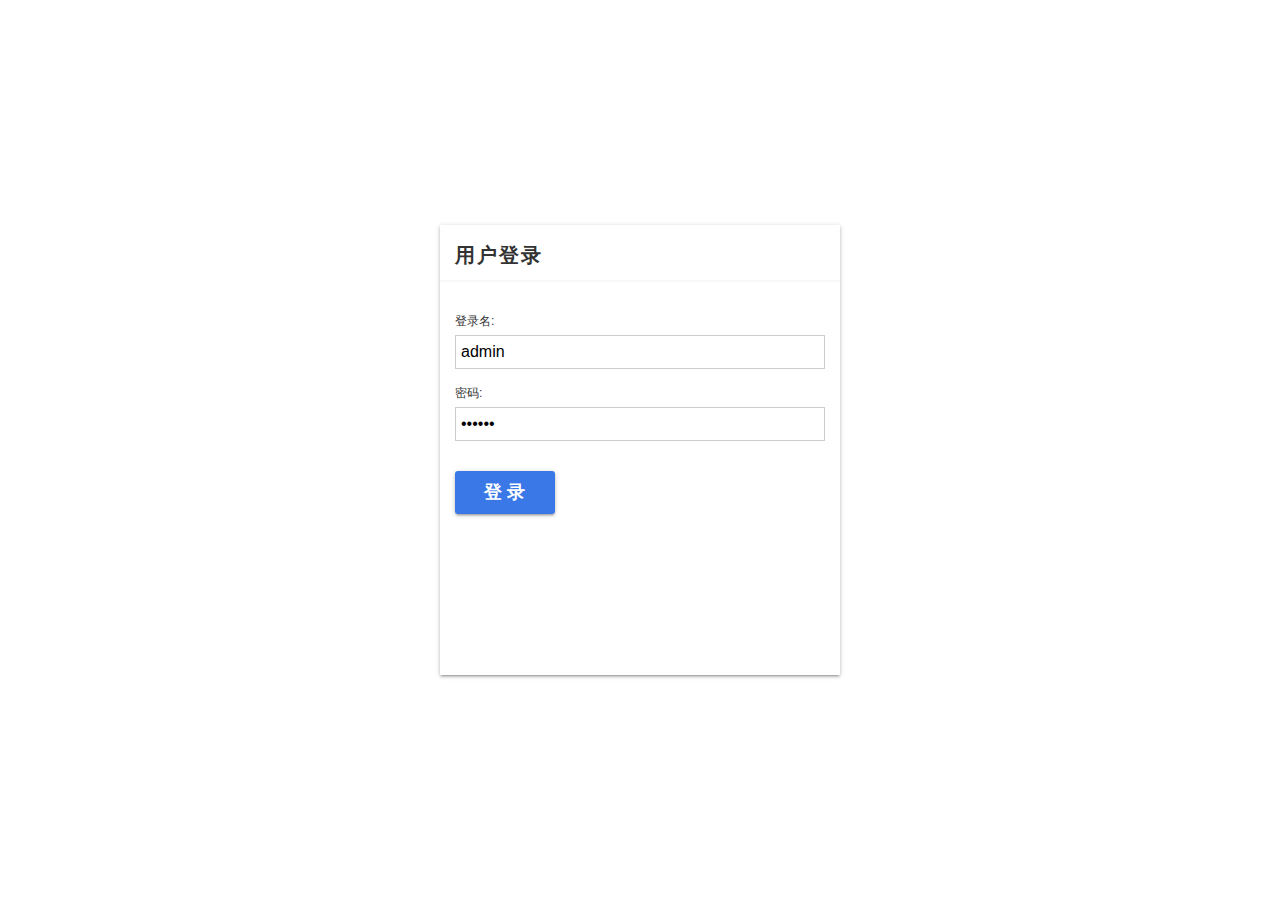
<file: login.html>
<!DOCTYPE html>
<html>

<head>
    <meta name="viewport" content="width=device-width" />
    <title>用户登录</title>
    <link rel="stylesheet" type="text/css" href="./assets/iview/iview-3.1.0/styles/iview.css" />
    <style type="text/css">
        * {
            box-sizing: border-box;
        }

        body {
            box-sizing: border-box;
            margin: 0;
            padding: 0;
            color: #333;
        }

        .load-bar-container {
            position: absolute;
            top: 0;
            left: 0;
            width: 100%;
            height: 6px;
        }

        .load-bar {
            position: relative;
            margin-top: 0;
            width: 100%;
            height: 6px;
            background-color: #fdba2c;
            /*border-top-left-radius: 3px; border-top-right-radius: 3px;*/
            display: block;
        }

        .bar {
            content: "";
            display: inline;
            position: absolute;
            width: 0;
            height: 100%;
            left: 50%;
            text-align: center;
            /*border-top-left-radius: 3px; border-top-right-radius: 3px;*/
        }

        .bar:nth-child(1) {
            background-color: #da4733;
            animation: loading 3s linear infinite;
        }

        .bar:nth-child(2) {
            background-color: #3b78e7;
            animation: loading 3s linear 1s infinite;
        }

        .bar:nth-child(3) {
            background-color: #fdba2c;
            animation: loading 3s linear 2s infinite;
        }

        @keyframes loading {
            from {
                left: 50%;
                width: 0;
                z-index: 100;
            }

            33.3333% {
                left: 0;
                width: 100%;
                z-index: 10;
            }

            to {
                left: 0;
                width: 100%;
            }
        }

        .account-container {
            position: absolute;
            margin: auto;
            top: 0;
            right: 0;
            bottom: 0;
            left: 0;
            width: 400px;
            height: 450px;
            background-color: #fff;
            /*border-radius: 3px;*/
            box-shadow: 0 2px 2px 0 rgba(0, 0, 0, 0.14), 0 3px 1px -2px rgba(0, 0, 0, 0.12), 0 1px 5px 0 rgba(0, 0, 0, 0.2);
        }

        .account-signin-container {
            margin-top: 15px;
        }

        .account-signin-container h1 {
            font-size: 20px;
            border-bottom: 2px solid #f7f7f7;
            margin: 0 0 15px;
            padding-bottom: 10px;
            padding-left: 15px;
            letter-spacing: 0.1em;
        }

        .account-modal-container .modal {
            background: rgba(211, 211, 211, 0.10);
            position: absolute;
            left: 0;
            top: 0;
            height: 100%;
            width: 100%;
            display: none;
        }

        .account-form {
            padding: 15px;
        }

        .account-form .form-group {
            width: 100%;
            margin-bottom: 15px;
        }

        .account-form .form-group label {
            width: 100%;
            display: block;
        }

        .account-form .form-group input {
            border: 1px solid #ccc;
            line-height: 28px;
            font-size: 16px;
            padding: 2px 0px;
            padding-left: 5px;
            display: block;
            width: 100%;
            margin-top: 5px;
        }

        .account-form #btn_login {
            background: #3b78e7;
            color: #fff;
            font-size: 18px;
            font-weight: bold;
            padding: 8px 25px;
            cursor: pointer;
            margin-top: 15px;
            display: inline-block;
            box-shadow: 0 2px 2px 0 rgba(0, 0, 0, 0.14), 0 3px 1px -2px rgba(0, 0, 0, 0.12), 0 1px 5px 0 rgba(0, 0, 0, 0.2);
            border-radius: 3px;
            min-width: 100px;
            text-align: center;
        }

        .account-form #btn_login:hover {
            background: #4885F3;
        }

        @media(max-width:500px) {
            .account-container {
                width: 100%;
                height: 100vh;
            }
        }
    </style>
    <script src="./assets/vue/vue-2.5.17.min.js"></script>
    <script src="./assets/iview/iview-3.1.0/iview.min.js"></script>
</head>

<body>
    <div id="app" class="account-container">
        <div class="account-modal-container">
            <div class="modal"></div>
            <div class="load-bar-container">
                <div class="load-bar" v-show="loadingbar.show">
                    <div class="bar"></div>
                    <div class="bar"></div>
                    <div class="bar"></div>
                </div>
            </div>
            <div class="account-signin-container">
                <h1>用户登录</h1>
                <form class="account-form">
                    <div class="form-group">
                        <label>
                            <span>登录名:</span>
                            <input type="text" placeholder="请输入登录名" v-model="loginViewModel.userName" />
                        </label>
                    </div>
                    <div class="form-group">
                        <label>
                            密码:
                            <input type="password" placeholder="请输入密码" v-model="loginViewModel.password" />
                        </label>
                    </div>
                    <div class="form-group">
                        <a id="btn_login" @click="handleLogin">登 录</a>
                    </div>
                </form>
            </div>
        </div>
    </div>
    <script type="text/javascript">
        var vm = new Vue({
            el: "#app",
            data: function () {
                return {
                    loadingbar: {
                        show: false
                    },
                    loginViewModel: {
                        userName: "admin",
                        password: "123456"
                    }
                }
            },
            methods: {
                handleLogin: function () {
                    var target = this;
                    target.doLogin();
                    setTimeout(function () {
                        target.completeLogin();
                    }, 2000);
                },
                doLogin: function () {
                    this.loadingbar.show = true;
                },
                completeLogin: function () {
                    this.loadingbar.show = false;
                    this.$Message.success("登录成功");
                    //设置用户TOKEN于localStorage中,系统首页依据此TOKEN来验证是否已登录
                    localStorage.setItem("dnc_token", "user_info");
                    setTimeout(function () {
                        window.location.href = "index.html"
                    }, 1000);
                }
            }
        });
    </script>
</body>

</html>
</file>
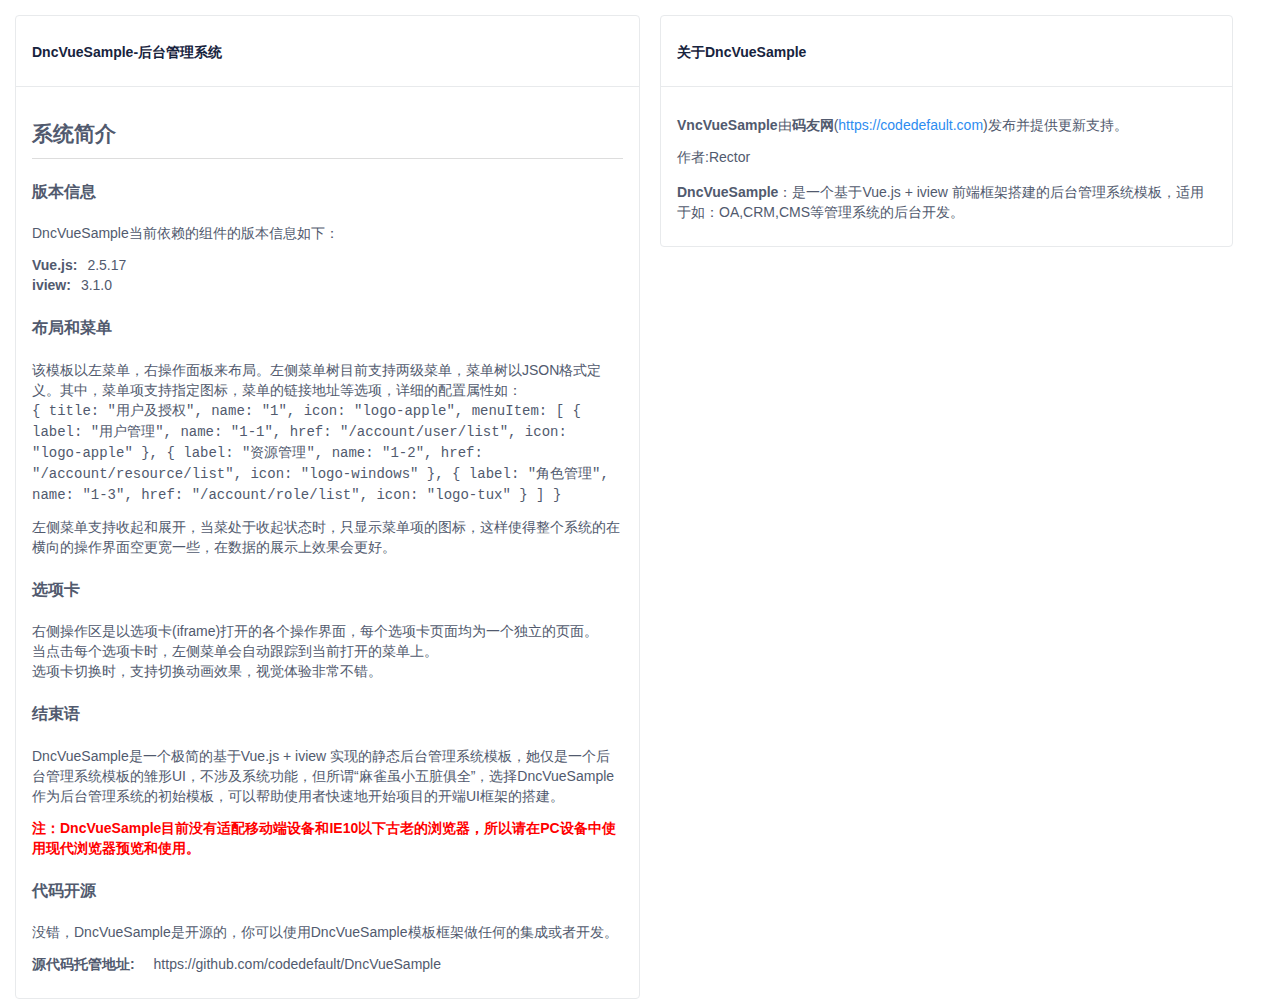
<file: pages/default.html>
<!DOCTYPE html>
<html lang="en">

<head>
    <meta charset="UTF-8">
    <meta name="viewport" content="width=device-width, initial-scale=1.0">
    <meta http-equiv="X-UA-Compatible" content="ie=edge">
    <title>后台管理系统--首页</title>
    <link rel="stylesheet" type="text/css" href="../assets/iview/iview-3.1.0/styles/iview.css" />
    <script src="../assets/vue/vue-2.5.17.min.js"></script>
    <script src="../assets/iview/iview-3.1.0/iview.min.js"></script>
    <style type="text/css">
        h2 {
            border-bottom: 1px solid #ddd;
            padding-bottom: 8px;
            margin-bottom: 8px;
            margin-top: 15px;
        }

        h3 {
            padding: 12px 0 8px;
            margin: 8px 0 5px;
        }

        p {
            margin: 12px 0 8px;
            line-height: 20px;
        }
    </style>
</head>

<body style="margin:15px;">
    <div id="app">
        <i-row>
            <i-col span="12">
                <Card>
                    <p slot="title">DncVueSample-后台管理系统</p>
                    <h2>系统简介</h2>
                    <h3>版本信息</h3>
                    <p>
                        DncVueSample当前依赖的组件的版本信息如下：
                    </p>
                    <p>
                        <b style="margin-right:10px;">Vue.js:</b>2.5.17
                        <br />
                        <b style="margin-right:10px;">iview:</b>3.1.0
                    </p>
                    <h3>布局和菜单</h3>
                    <p>
                        该模板以左菜单，右操作面板来布局。左侧菜单树目前支持两级菜单，菜单树以JSON格式定义。其中，菜单项支持指定图标，菜单的链接地址等选项，详细的配置属性如：
                        <br />
                        <code>
                            {
                                title: "用户及授权", name: "1", icon: "logo-apple", menuItem: [
                                    { label: "用户管理", name: "1-1", href: "/account/user/list", icon: "logo-apple" },
                                    { label: "资源管理", name: "1-2", href: "/account/resource/list", icon: "logo-windows" },
                                    { label: "角色管理", name: "1-3", href: "/account/role/list", icon: "logo-tux" }
                                ]
                            }
                    </code>
                    </p>
                    <p>
                        左侧菜单支持收起和展开，当菜处于收起状态时，只显示菜单项的图标，这样使得整个系统的在横向的操作界面空更宽一些，在数据的展示上效果会更好。
                    </p>
                    <h3>选项卡</h3>
                    <p>
                        右侧操作区是以选项卡(iframe)打开的各个操作界面，每个选项卡页面均为一个独立的页面。
                        <br />
                        当点击每个选项卡时，左侧菜单会自动跟踪到当前打开的菜单上。
                        <br />
                        选项卡切换时，支持切换动画效果，视觉体验非常不错。
                    </p>
                    <h3>结束语</h3>
                    <p>
                        DncVueSample是一个极简的基于Vue.js + iview
                        实现的静态后台管理系统模板，她仅是一个后台管理系统模板的雏形UI，不涉及系统功能，但所谓“麻雀虽小五脏俱全”，选择DncVueSample作为后台管理系统的初始模板，可以帮助使用者快速地开始项目的开端UI框架的搭建。
                    </p>
                    <p>
                        <b style="color:#f00;">注：DncVueSample目前没有适配移动端设备和IE10以下古老的浏览器，所以请在PC设备中使用现代浏览器预览和使用。</b>
                    </p>
                    <h3>代码开源</h3>
                    <p>
                        没错，DncVueSample是开源的，你可以使用DncVueSample模板框架做任何的集成或者开发。
                        <br />
                    </p>
                    <p>
                        <b style="margin-right:15px;">源代码托管地址: </b>https://github.com/codedefault/DncVueSample
                    </p>
                </Card>
            </i-col>
            <i-col span="11" style="margin-left: 20px;">
                <Card>
                    <p slot="title">关于DncVueSample</p>
                    <p>
                        <b>VncVueSample</b>由<b>码友网</b>(<a href="https://codedefault.com" target="_blank">https://codedefault.com</a>)发布并提供更新支持。
                    </p>
                    <p>作者:Rector</p>
                    <p style="margin-top:15px;">
                        <b>DncVueSample</b>：是一个基于Vue.js + iview 前端框架搭建的后台管理系统模板，适用于如：OA,CRM,CMS等管理系统的后台开发。
                    </p>
                </Card>
            </i-col>
        </i-row>

    </div>
    <script type="text/javascript">
        var vm = new Vue({
            el: "#app",
            data: {}
        });
    </script>
</body>

</html>
</file>
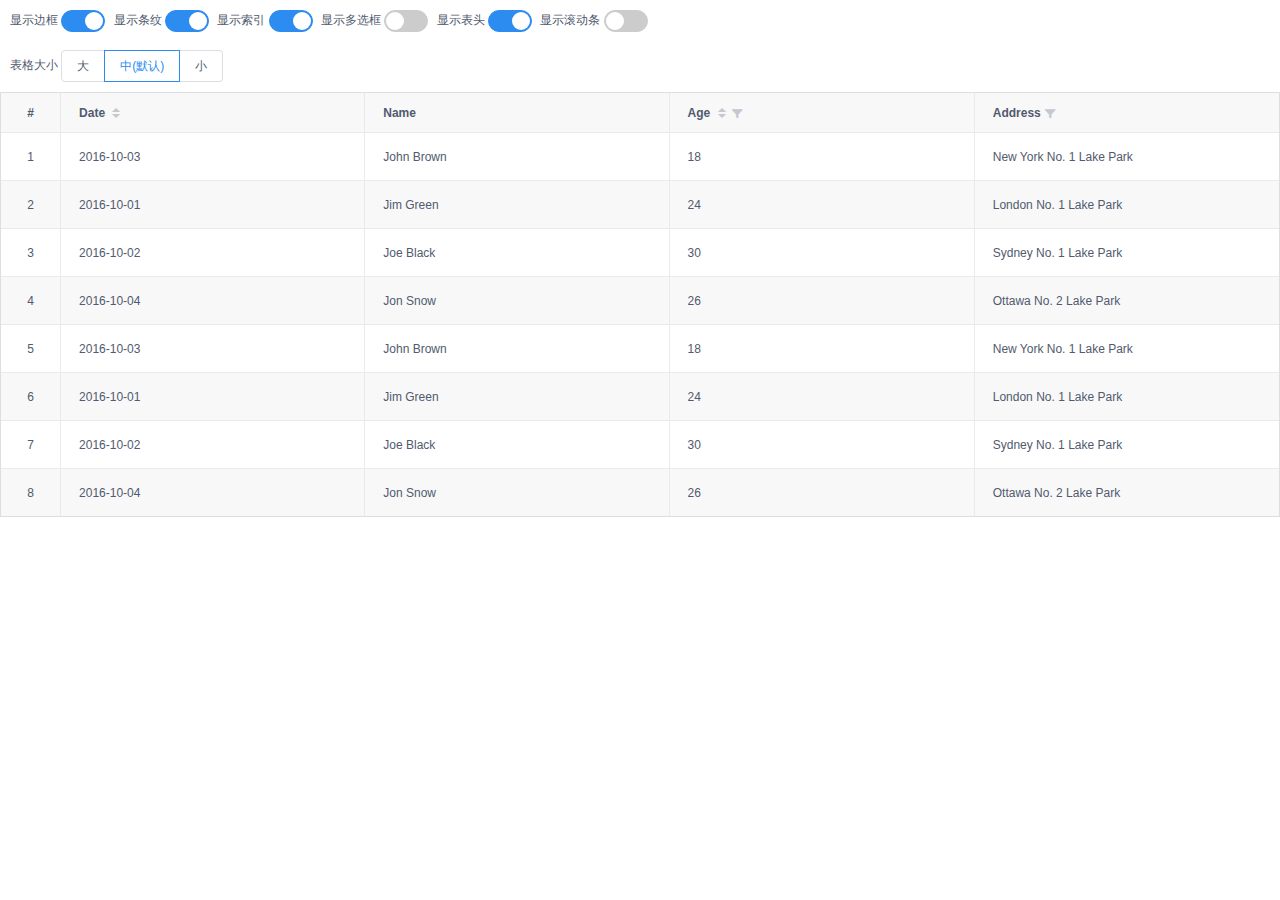
<file: pages/account/role/list.html>
﻿<!DOCTYPE html>

<html>

<head>
    <meta name="viewport" content="width=device-width" />
    <title>角色管理</title>
    <link rel="stylesheet" type="text/css" href="../../../assets/iview/iview-3.1.0/styles/iview.css" />
    <script src="../../../assets/vue/vue-2.5.17.min.js"></script>
    <script src="../../../assets/iview/iview-3.1.0/iview.min.js"></script>
</head>

<body>
    <div id="app">
        <div style="margin: 10px">
            显示边框 <i-switch v-model="showBorder" style="margin-right: 5px"></i-switch>
            显示条纹 <i-switch v-model="showStripe" style="margin-right: 5px"></i-switch>
            显示索引 <i-switch v-model="showIndex" style="margin-right: 5px"></i-switch>
            显示多选框 <i-switch v-model="showCheckbox" style="margin-right: 5px"></i-switch>
            显示表头 <i-switch v-model="showHeader" style="margin-right: 5px"></i-switch>
            显示滚动条 <i-switch v-model="fixedHeader" style="margin-right: 5px"></i-switch>
            <br>
            <br>
            表格大小
            <Radio-group v-model="tableSize" type="button">
                <Radio label="large">大</Radio>
                <Radio label="default">中(默认)</Radio>
                <Radio label="small">小</Radio>
            </Radio-group>
        </div>
        <i-table :border="showBorder" :stripe="showStripe" :show-header="showHeader" :height="fixedHeader ? 300 : ''"
            :size="tableSize" :data="tableData3" :columns="tableColumns3"></i-table>
    </div>
    <script type="text/javascript">
        var vm = new Vue({
            el: "#app",
            data: function () {
                return {
                    tableData3: [
                        {
                            name: 'John Brown',
                            age: 18,
                            address: 'New York No. 1 Lake Park',
                            date: '2016-10-03'
                        },
                        {
                            name: 'Jim Green',
                            age: 24,
                            address: 'London No. 1 Lake Park',
                            date: '2016-10-01'
                        },
                        {
                            name: 'Joe Black',
                            age: 30,
                            address: 'Sydney No. 1 Lake Park',
                            date: '2016-10-02'
                        },
                        {
                            name: 'Jon Snow',
                            age: 26,
                            address: 'Ottawa No. 2 Lake Park',
                            date: '2016-10-04'
                        },
                        {
                            name: 'John Brown',
                            age: 18,
                            address: 'New York No. 1 Lake Park',
                            date: '2016-10-03'
                        },
                        {
                            name: 'Jim Green',
                            age: 24,
                            address: 'London No. 1 Lake Park',
                            date: '2016-10-01'
                        },
                        {
                            name: 'Joe Black',
                            age: 30,
                            address: 'Sydney No. 1 Lake Park',
                            date: '2016-10-02'
                        },
                        {
                            name: 'Jon Snow',
                            age: 26,
                            address: 'Ottawa No. 2 Lake Park',
                            date: '2016-10-04'
                        }
                    ],
                    showBorder: true,
                    showStripe: true,
                    showHeader: true,
                    showIndex: true,
                    showCheckbox: false,
                    fixedHeader: false,
                    tableSize: 'default'
                }
            },
            computed: {
                tableColumns3() {
                    let columns = [];
                    if (this.showCheckbox) {
                        columns.push({
                            type: 'selection',
                            width: 60,
                            align: 'center'
                        })
                    }
                    if (this.showIndex) {
                        columns.push({
                            type: 'index',
                            width: 60,
                            align: 'center'
                        })
                    }
                    columns.push({
                        title: 'Date',
                        key: 'date',
                        sortable: true
                    });
                    columns.push({
                        title: 'Name',
                        key: 'name'
                    });
                    columns.push({
                        title: 'Age',
                        key: 'age',
                        sortable: true,
                        filters: [
                            {
                                label: 'Greater than 25',
                                value: 1
                            },
                            {
                                label: 'Less than 25',
                                value: 2
                            }
                        ],
                        filterMultiple: false,
                        filterMethod(value, row) {
                            if (value === 1) {
                                return row.age > 25;
                            } else if (value === 2) {
                                return row.age < 25;
                            }
                        }
                    });
                    columns.push({
                        title: 'Address',
                        key: 'address',
                        filters: [
                            {
                                label: 'New York',
                                value: 'New York'
                            },
                            {
                                label: 'London',
                                value: 'London'
                            },
                            {
                                label: 'Sydney',
                                value: 'Sydney'
                            }
                        ],
                        filterMethod(value, row) {
                            return row.address.indexOf(value) > -1;
                        }
                    });
                    return columns;
                }
            }
        });
    </script>
</body>

</html>
</file>
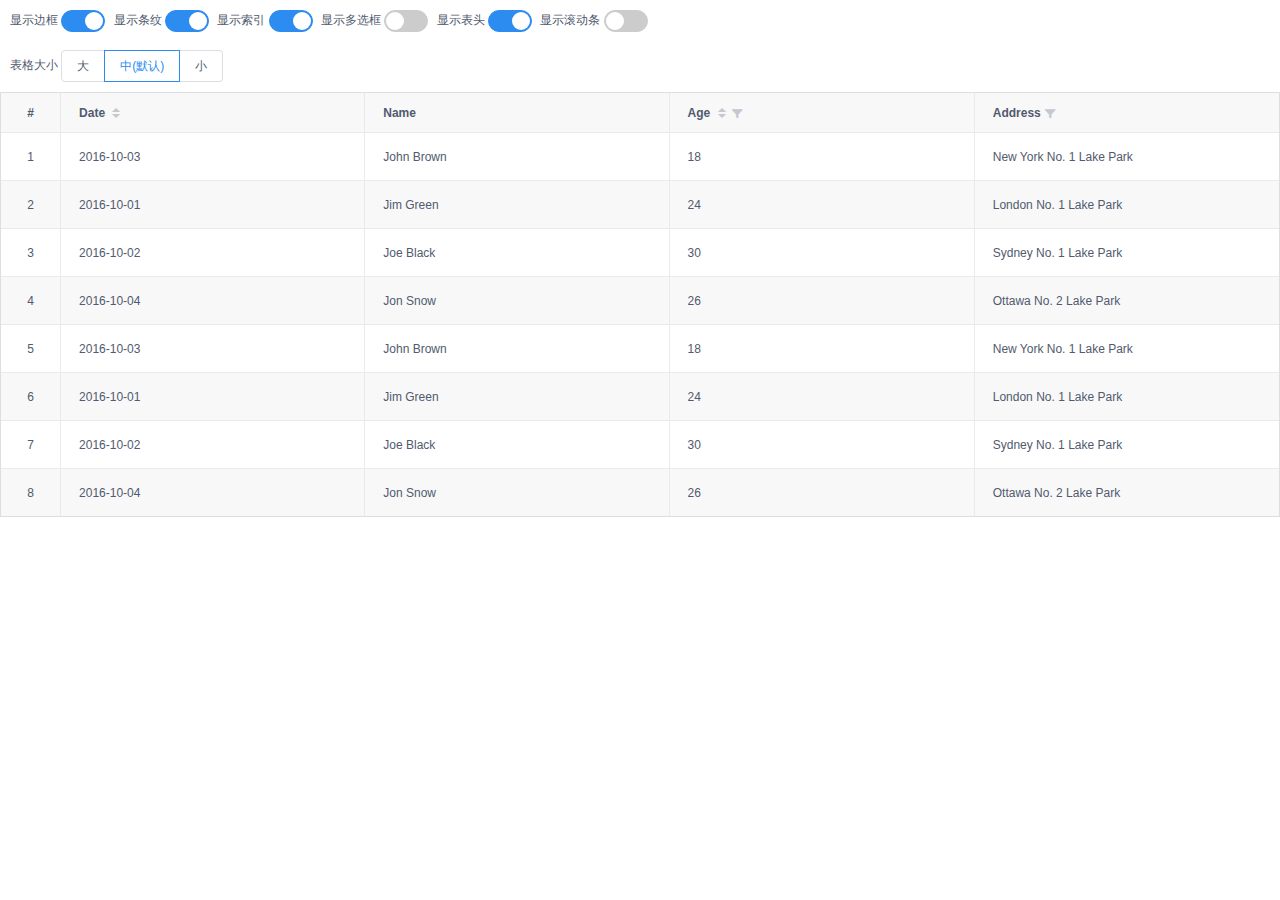
<file: pages/account/user/list.html>
﻿<!DOCTYPE html>

<html>

<head>
    <meta name="viewport" content="width=device-width" />
    <title>用户管理</title>
    <link rel="stylesheet" type="text/css" href="../../../assets/iview/iview-3.1.0/styles/iview.css" />
    <script src="../../../assets/vue/vue-2.5.17.min.js"></script>
    <script src="../../../assets/iview/iview-3.1.0/iview.min.js"></script>
</head>

<body>
    <div id="app">
        <div style="margin: 10px">
            显示边框 <i-switch v-model="showBorder" style="margin-right: 5px"></i-switch>
            显示条纹 <i-switch v-model="showStripe" style="margin-right: 5px"></i-switch>
            显示索引 <i-switch v-model="showIndex" style="margin-right: 5px"></i-switch>
            显示多选框 <i-switch v-model="showCheckbox" style="margin-right: 5px"></i-switch>
            显示表头 <i-switch v-model="showHeader" style="margin-right: 5px"></i-switch>
            显示滚动条 <i-switch v-model="fixedHeader" style="margin-right: 5px"></i-switch>
            <br>
            <br>
            表格大小
            <Radio-group v-model="tableSize" type="button">
                <Radio label="large">大</Radio>
                <Radio label="default">中(默认)</Radio>
                <Radio label="small">小</Radio>
            </Radio-group>
        </div>
        <i-table :border="showBorder" :stripe="showStripe" :show-header="showHeader" :height="fixedHeader ? 300 : ''"
            :size="tableSize" :data="tableData3" :columns="tableColumns3"></i-table>
    </div>
    <script type="text/javascript">
        var vm = new Vue({
            el: "#app",
            data: function () {
                return {
                    tableData3: [
                        {
                            name: 'John Brown',
                            age: 18,
                            address: 'New York No. 1 Lake Park',
                            date: '2016-10-03'
                        },
                        {
                            name: 'Jim Green',
                            age: 24,
                            address: 'London No. 1 Lake Park',
                            date: '2016-10-01'
                        },
                        {
                            name: 'Joe Black',
                            age: 30,
                            address: 'Sydney No. 1 Lake Park',
                            date: '2016-10-02'
                        },
                        {
                            name: 'Jon Snow',
                            age: 26,
                            address: 'Ottawa No. 2 Lake Park',
                            date: '2016-10-04'
                        },
                        {
                            name: 'John Brown',
                            age: 18,
                            address: 'New York No. 1 Lake Park',
                            date: '2016-10-03'
                        },
                        {
                            name: 'Jim Green',
                            age: 24,
                            address: 'London No. 1 Lake Park',
                            date: '2016-10-01'
                        },
                        {
                            name: 'Joe Black',
                            age: 30,
                            address: 'Sydney No. 1 Lake Park',
                            date: '2016-10-02'
                        },
                        {
                            name: 'Jon Snow',
                            age: 26,
                            address: 'Ottawa No. 2 Lake Park',
                            date: '2016-10-04'
                        }
                    ],
                    showBorder: true,
                    showStripe: true,
                    showHeader: true,
                    showIndex: true,
                    showCheckbox: false,
                    fixedHeader: false,
                    tableSize: 'default'
                }
            },
            computed: {
                tableColumns3() {
                    let columns = [];
                    if (this.showCheckbox) {
                        columns.push({
                            type: 'selection',
                            width: 60,
                            align: 'center'
                        })
                    }
                    if (this.showIndex) {
                        columns.push({
                            type: 'index',
                            width: 60,
                            align: 'center'
                        })
                    }
                    columns.push({
                        title: 'Date',
                        key: 'date',
                        sortable: true
                    });
                    columns.push({
                        title: 'Name',
                        key: 'name'
                    });
                    columns.push({
                        title: 'Age',
                        key: 'age',
                        sortable: true,
                        filters: [
                            {
                                label: 'Greater than 25',
                                value: 1
                            },
                            {
                                label: 'Less than 25',
                                value: 2
                            }
                        ],
                        filterMultiple: false,
                        filterMethod(value, row) {
                            if (value === 1) {
                                return row.age > 25;
                            } else if (value === 2) {
                                return row.age < 25;
                            }
                        }
                    });
                    columns.push({
                        title: 'Address',
                        key: 'address',
                        filters: [
                            {
                                label: 'New York',
                                value: 'New York'
                            },
                            {
                                label: 'London',
                                value: 'London'
                            },
                            {
                                label: 'Sydney',
                                value: 'Sydney'
                            }
                        ],
                        filterMethod(value, row) {
                            return row.address.indexOf(value) > -1;
                        }
                    });
                    return columns;
                }
            }
        });
    </script>
</body>

</html>
</file>
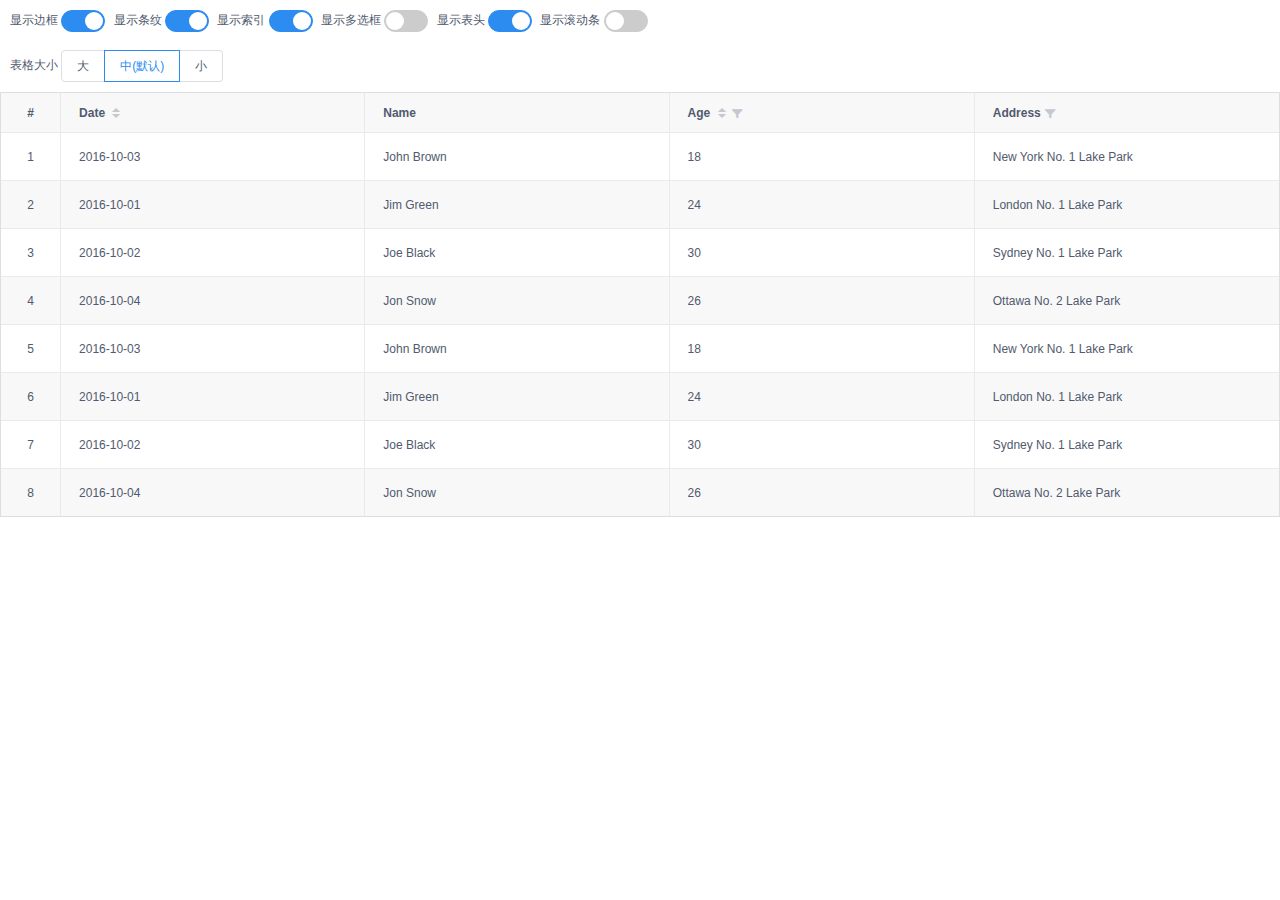
<file: pages/basic/settings/evn.html>
﻿<!DOCTYPE html>

<html>

<head>
    <meta name="viewport" content="width=device-width" />
    <title>系统环境</title>
    <link rel="stylesheet" type="text/css" href="../../../assets/iview/iview-3.1.0/styles/iview.css" />
    <script src="../../../assets/vue/vue-2.5.17.min.js"></script>
    <script src="../../../assets/iview/iview-3.1.0/iview.min.js"></script>
</head>

<body>
    <div id="app">
        <div style="margin: 10px">
            显示边框 <i-switch v-model="showBorder" style="margin-right: 5px"></i-switch>
            显示条纹 <i-switch v-model="showStripe" style="margin-right: 5px"></i-switch>
            显示索引 <i-switch v-model="showIndex" style="margin-right: 5px"></i-switch>
            显示多选框 <i-switch v-model="showCheckbox" style="margin-right: 5px"></i-switch>
            显示表头 <i-switch v-model="showHeader" style="margin-right: 5px"></i-switch>
            显示滚动条 <i-switch v-model="fixedHeader" style="margin-right: 5px"></i-switch>
            <br>
            <br>
            表格大小
            <Radio-group v-model="tableSize" type="button">
                <Radio label="large">大</Radio>
                <Radio label="default">中(默认)</Radio>
                <Radio label="small">小</Radio>
            </Radio-group>
        </div>
        <i-table :border="showBorder" :stripe="showStripe" :show-header="showHeader" :height="fixedHeader ? 300 : ''"
            :size="tableSize" :data="tableData3" :columns="tableColumns3"></i-table>
    </div>
    <script type="text/javascript">
        var vm = new Vue({
            el: "#app",
            data: function () {
                return {
                    tableData3: [
                        {
                            name: 'John Brown',
                            age: 18,
                            address: 'New York No. 1 Lake Park',
                            date: '2016-10-03'
                        },
                        {
                            name: 'Jim Green',
                            age: 24,
                            address: 'London No. 1 Lake Park',
                            date: '2016-10-01'
                        },
                        {
                            name: 'Joe Black',
                            age: 30,
                            address: 'Sydney No. 1 Lake Park',
                            date: '2016-10-02'
                        },
                        {
                            name: 'Jon Snow',
                            age: 26,
                            address: 'Ottawa No. 2 Lake Park',
                            date: '2016-10-04'
                        },
                        {
                            name: 'John Brown',
                            age: 18,
                            address: 'New York No. 1 Lake Park',
                            date: '2016-10-03'
                        },
                        {
                            name: 'Jim Green',
                            age: 24,
                            address: 'London No. 1 Lake Park',
                            date: '2016-10-01'
                        },
                        {
                            name: 'Joe Black',
                            age: 30,
                            address: 'Sydney No. 1 Lake Park',
                            date: '2016-10-02'
                        },
                        {
                            name: 'Jon Snow',
                            age: 26,
                            address: 'Ottawa No. 2 Lake Park',
                            date: '2016-10-04'
                        }
                    ],
                    showBorder: true,
                    showStripe: true,
                    showHeader: true,
                    showIndex: true,
                    showCheckbox: false,
                    fixedHeader: false,
                    tableSize: 'default'
                }
            },
            computed: {
                tableColumns3() {
                    let columns = [];
                    if (this.showCheckbox) {
                        columns.push({
                            type: 'selection',
                            width: 60,
                            align: 'center'
                        })
                    }
                    if (this.showIndex) {
                        columns.push({
                            type: 'index',
                            width: 60,
                            align: 'center'
                        })
                    }
                    columns.push({
                        title: 'Date',
                        key: 'date',
                        sortable: true
                    });
                    columns.push({
                        title: 'Name',
                        key: 'name'
                    });
                    columns.push({
                        title: 'Age',
                        key: 'age',
                        sortable: true,
                        filters: [
                            {
                                label: 'Greater than 25',
                                value: 1
                            },
                            {
                                label: 'Less than 25',
                                value: 2
                            }
                        ],
                        filterMultiple: false,
                        filterMethod(value, row) {
                            if (value === 1) {
                                return row.age > 25;
                            } else if (value === 2) {
                                return row.age < 25;
                            }
                        }
                    });
                    columns.push({
                        title: 'Address',
                        key: 'address',
                        filters: [
                            {
                                label: 'New York',
                                value: 'New York'
                            },
                            {
                                label: 'London',
                                value: 'London'
                            },
                            {
                                label: 'Sydney',
                                value: 'Sydney'
                            }
                        ],
                        filterMethod(value, row) {
                            return row.address.indexOf(value) > -1;
                        }
                    });
                    return columns;
                }
            }
        });
    </script>
</body>

</html>
</file>
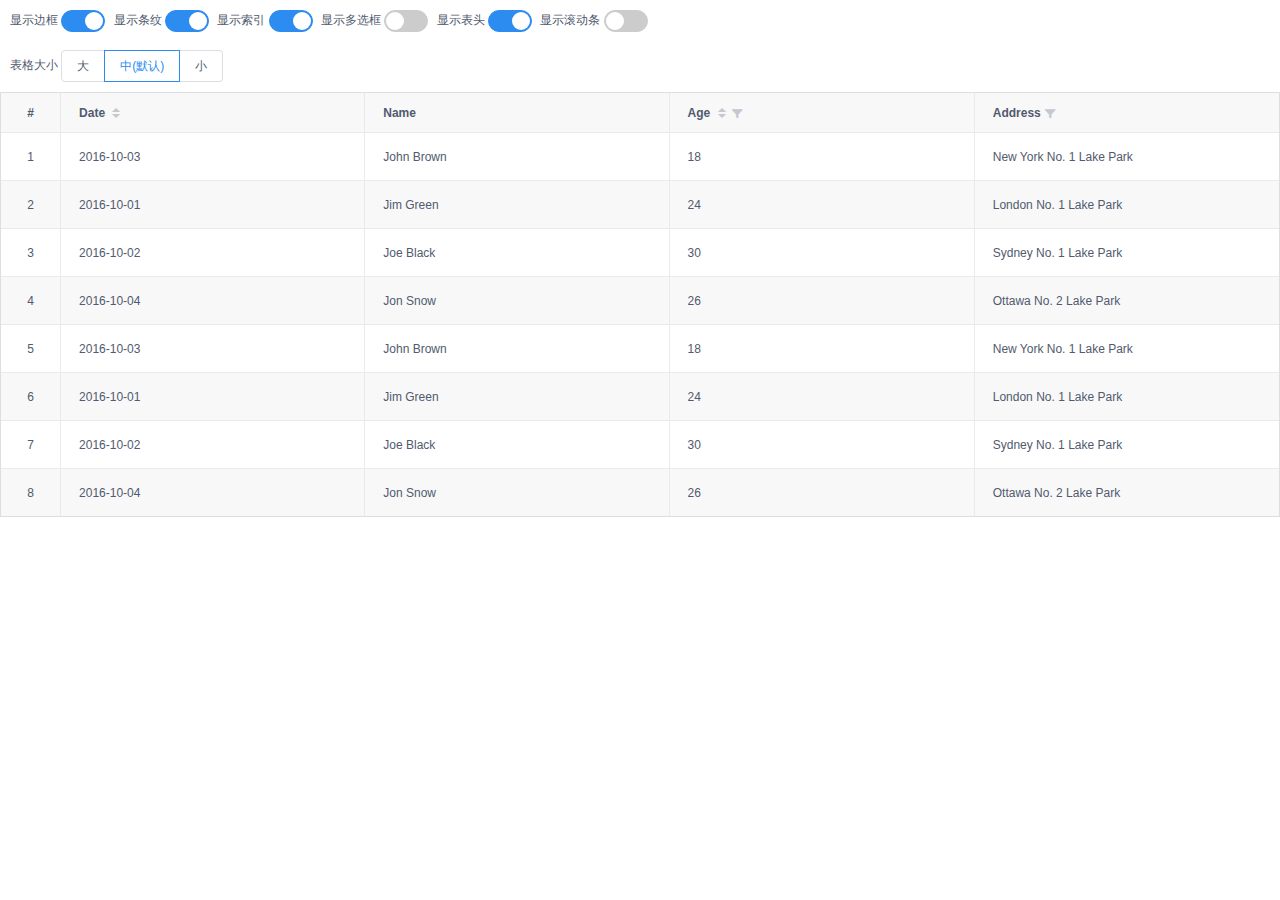
<file: pages/statistics/user/active.html>
﻿<!DOCTYPE html>

<html>

<head>
    <meta name="viewport" content="width=device-width" />
    <title>用户活跃度</title>
    <link rel="stylesheet" type="text/css" href="../../../assets/iview/iview-3.1.0/styles/iview.css" />
    <script src="../../../assets/vue/vue-2.5.17.min.js"></script>
    <script src="../../../assets/iview/iview-3.1.0/iview.min.js"></script>
</head>

<body>
    <div id="app">
        <div style="margin: 10px">
            显示边框 <i-switch v-model="showBorder" style="margin-right: 5px"></i-switch>
            显示条纹 <i-switch v-model="showStripe" style="margin-right: 5px"></i-switch>
            显示索引 <i-switch v-model="showIndex" style="margin-right: 5px"></i-switch>
            显示多选框 <i-switch v-model="showCheckbox" style="margin-right: 5px"></i-switch>
            显示表头 <i-switch v-model="showHeader" style="margin-right: 5px"></i-switch>
            显示滚动条 <i-switch v-model="fixedHeader" style="margin-right: 5px"></i-switch>
            <br>
            <br>
            表格大小
            <Radio-group v-model="tableSize" type="button">
                <Radio label="large">大</Radio>
                <Radio label="default">中(默认)</Radio>
                <Radio label="small">小</Radio>
            </Radio-group>
        </div>
        <i-table :border="showBorder" :stripe="showStripe" :show-header="showHeader" :height="fixedHeader ? 300 : ''"
            :size="tableSize" :data="tableData3" :columns="tableColumns3"></i-table>
    </div>
    <script type="text/javascript">
        var vm = new Vue({
            el: "#app",
            data: function () {
                return {
                    tableData3: [
                        {
                            name: 'John Brown',
                            age: 18,
                            address: 'New York No. 1 Lake Park',
                            date: '2016-10-03'
                        },
                        {
                            name: 'Jim Green',
                            age: 24,
                            address: 'London No. 1 Lake Park',
                            date: '2016-10-01'
                        },
                        {
                            name: 'Joe Black',
                            age: 30,
                            address: 'Sydney No. 1 Lake Park',
                            date: '2016-10-02'
                        },
                        {
                            name: 'Jon Snow',
                            age: 26,
                            address: 'Ottawa No. 2 Lake Park',
                            date: '2016-10-04'
                        },
                        {
                            name: 'John Brown',
                            age: 18,
                            address: 'New York No. 1 Lake Park',
                            date: '2016-10-03'
                        },
                        {
                            name: 'Jim Green',
                            age: 24,
                            address: 'London No. 1 Lake Park',
                            date: '2016-10-01'
                        },
                        {
                            name: 'Joe Black',
                            age: 30,
                            address: 'Sydney No. 1 Lake Park',
                            date: '2016-10-02'
                        },
                        {
                            name: 'Jon Snow',
                            age: 26,
                            address: 'Ottawa No. 2 Lake Park',
                            date: '2016-10-04'
                        }
                    ],
                    showBorder: true,
                    showStripe: true,
                    showHeader: true,
                    showIndex: true,
                    showCheckbox: false,
                    fixedHeader: false,
                    tableSize: 'default'
                }
            },
            computed: {
                tableColumns3() {
                    let columns = [];
                    if (this.showCheckbox) {
                        columns.push({
                            type: 'selection',
                            width: 60,
                            align: 'center'
                        })
                    }
                    if (this.showIndex) {
                        columns.push({
                            type: 'index',
                            width: 60,
                            align: 'center'
                        })
                    }
                    columns.push({
                        title: 'Date',
                        key: 'date',
                        sortable: true
                    });
                    columns.push({
                        title: 'Name',
                        key: 'name'
                    });
                    columns.push({
                        title: 'Age',
                        key: 'age',
                        sortable: true,
                        filters: [
                            {
                                label: 'Greater than 25',
                                value: 1
                            },
                            {
                                label: 'Less than 25',
                                value: 2
                            }
                        ],
                        filterMultiple: false,
                        filterMethod(value, row) {
                            if (value === 1) {
                                return row.age > 25;
                            } else if (value === 2) {
                                return row.age < 25;
                            }
                        }
                    });
                    columns.push({
                        title: 'Address',
                        key: 'address',
                        filters: [
                            {
                                label: 'New York',
                                value: 'New York'
                            },
                            {
                                label: 'London',
                                value: 'London'
                            },
                            {
                                label: 'Sydney',
                                value: 'Sydney'
                            }
                        ],
                        filterMethod(value, row) {
                            return row.address.indexOf(value) > -1;
                        }
                    });
                    return columns;
                }
            }
        });
    </script>
</body>

</html>
</file>
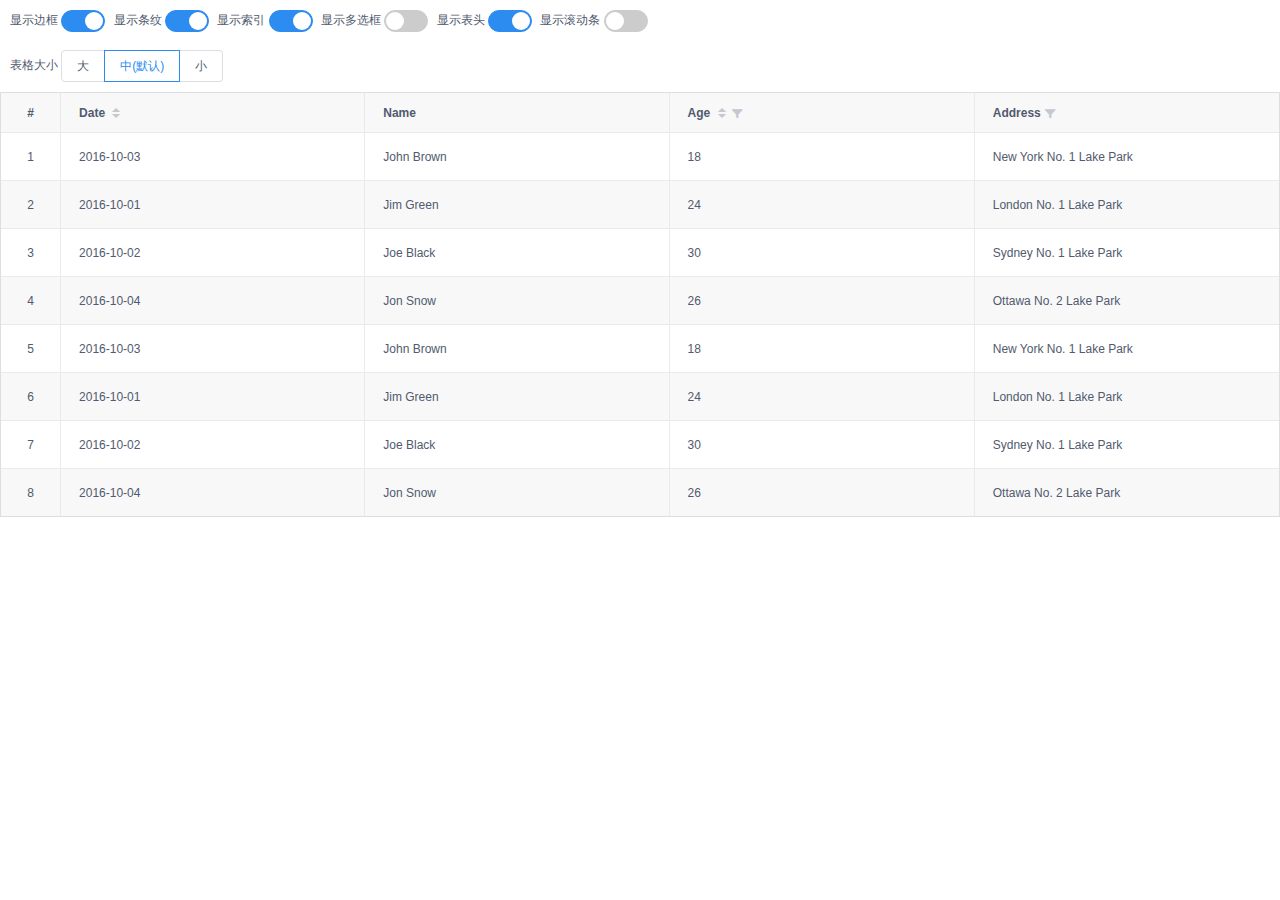
<file: pages/statistics/user/order.html>
﻿<!DOCTYPE html>

<html>

<head>
    <meta name="viewport" content="width=device-width" />
    <title>销售报表</title>
    <link rel="stylesheet" type="text/css" href="../../../assets/iview/iview-3.1.0/styles/iview.css" />
    <script src="../../../assets/vue/vue-2.5.17.min.js"></script>
    <script src="../../../assets/iview/iview-3.1.0/iview.min.js"></script>
</head>

<body>
    <div id="app">
        <div style="margin: 10px">
            显示边框 <i-switch v-model="showBorder" style="margin-right: 5px"></i-switch>
            显示条纹 <i-switch v-model="showStripe" style="margin-right: 5px"></i-switch>
            显示索引 <i-switch v-model="showIndex" style="margin-right: 5px"></i-switch>
            显示多选框 <i-switch v-model="showCheckbox" style="margin-right: 5px"></i-switch>
            显示表头 <i-switch v-model="showHeader" style="margin-right: 5px"></i-switch>
            显示滚动条 <i-switch v-model="fixedHeader" style="margin-right: 5px"></i-switch>
            <br>
            <br>
            表格大小
            <Radio-group v-model="tableSize" type="button">
                <Radio label="large">大</Radio>
                <Radio label="default">中(默认)</Radio>
                <Radio label="small">小</Radio>
            </Radio-group>
        </div>
        <i-table :border="showBorder" :stripe="showStripe" :show-header="showHeader" :height="fixedHeader ? 300 : ''"
            :size="tableSize" :data="tableData3" :columns="tableColumns3"></i-table>
    </div>
    <script type="text/javascript">
        var vm = new Vue({
            el: "#app",
            data: function () {
                return {
                    tableData3: [
                        {
                            name: 'John Brown',
                            age: 18,
                            address: 'New York No. 1 Lake Park',
                            date: '2016-10-03'
                        },
                        {
                            name: 'Jim Green',
                            age: 24,
                            address: 'London No. 1 Lake Park',
                            date: '2016-10-01'
                        },
                        {
                            name: 'Joe Black',
                            age: 30,
                            address: 'Sydney No. 1 Lake Park',
                            date: '2016-10-02'
                        },
                        {
                            name: 'Jon Snow',
                            age: 26,
                            address: 'Ottawa No. 2 Lake Park',
                            date: '2016-10-04'
                        },
                        {
                            name: 'John Brown',
                            age: 18,
                            address: 'New York No. 1 Lake Park',
                            date: '2016-10-03'
                        },
                        {
                            name: 'Jim Green',
                            age: 24,
                            address: 'London No. 1 Lake Park',
                            date: '2016-10-01'
                        },
                        {
                            name: 'Joe Black',
                            age: 30,
                            address: 'Sydney No. 1 Lake Park',
                            date: '2016-10-02'
                        },
                        {
                            name: 'Jon Snow',
                            age: 26,
                            address: 'Ottawa No. 2 Lake Park',
                            date: '2016-10-04'
                        }
                    ],
                    showBorder: true,
                    showStripe: true,
                    showHeader: true,
                    showIndex: true,
                    showCheckbox: false,
                    fixedHeader: false,
                    tableSize: 'default'
                }
            },
            computed: {
                tableColumns3() {
                    let columns = [];
                    if (this.showCheckbox) {
                        columns.push({
                            type: 'selection',
                            width: 60,
                            align: 'center'
                        })
                    }
                    if (this.showIndex) {
                        columns.push({
                            type: 'index',
                            width: 60,
                            align: 'center'
                        })
                    }
                    columns.push({
                        title: 'Date',
                        key: 'date',
                        sortable: true
                    });
                    columns.push({
                        title: 'Name',
                        key: 'name'
                    });
                    columns.push({
                        title: 'Age',
                        key: 'age',
                        sortable: true,
                        filters: [
                            {
                                label: 'Greater than 25',
                                value: 1
                            },
                            {
                                label: 'Less than 25',
                                value: 2
                            }
                        ],
                        filterMultiple: false,
                        filterMethod(value, row) {
                            if (value === 1) {
                                return row.age > 25;
                            } else if (value === 2) {
                                return row.age < 25;
                            }
                        }
                    });
                    columns.push({
                        title: 'Address',
                        key: 'address',
                        filters: [
                            {
                                label: 'New York',
                                value: 'New York'
                            },
                            {
                                label: 'London',
                                value: 'London'
                            },
                            {
                                label: 'Sydney',
                                value: 'Sydney'
                            }
                        ],
                        filterMethod(value, row) {
                            return row.address.indexOf(value) > -1;
                        }
                    });
                    return columns;
                }
            }
        });
    </script>
</body>

</html>
</file>
<file: assets/iview/iview-3.1.0/styles/iview.css>
.ivu-load-loop{-webkit-animation:ani-load-loop 1s linear infinite;animation:ani-load-loop 1s linear infinite}@-webkit-keyframes ani-load-loop{from{-webkit-transform:rotate(0);transform:rotate(0)}50%{-webkit-transform:rotate(180deg);transform:rotate(180deg)}to{-webkit-transform:rotate(360deg);transform:rotate(360deg)}}@keyframes ani-load-loop{from{-webkit-transform:rotate(0);transform:rotate(0)}50%{-webkit-transform:rotate(180deg);transform:rotate(180deg)}to{-webkit-transform:rotate(360deg);transform:rotate(360deg)}}.input-group-error-append,.input-group-error-prepend{background-color:#fff;border:1px solid #ed4014}.input-group-error-append .ivu-select-selection,.input-group-error-prepend .ivu-select-selection{background-color:inherit;border:1px solid transparent}.input-group-error-prepend{border-right:0}.input-group-error-append{border-left:0}.ivu-breadcrumb{color:#999;font-size:14px}.ivu-breadcrumb a{color:#515a6e;-webkit-transition:color .2s ease-in-out;transition:color .2s ease-in-out}.ivu-breadcrumb a:hover{color:#57a3f3}.ivu-breadcrumb>span:last-child{font-weight:700;color:#515a6e}.ivu-breadcrumb>span:last-child .ivu-breadcrumb-item-separator{display:none}.ivu-breadcrumb-item-separator{margin:0 8px;color:#dcdee2}.ivu-breadcrumb-item-link>.ivu-icon+span{margin-left:4px}/*! normalize.css v5.0.0 | MIT License | github.com/necolas/normalize.css */html{font-family:sans-serif;line-height:1.15;-ms-text-size-adjust:100%;-webkit-text-size-adjust:100%}body{margin:0}article,aside,footer,header,nav,section{display:block}h1{font-size:2em;margin:.67em 0}figcaption,figure,main{display:block}figure{margin:1em 40px}hr{-webkit-box-sizing:content-box;box-sizing:content-box;height:0;overflow:visible}pre{font-family:monospace,monospace;font-size:1em}a{background-color:transparent;-webkit-text-decoration-skip:objects}a:active,a:hover{outline-width:0}abbr[title]{border-bottom:none;text-decoration:underline;-webkit-text-decoration:underline dotted;text-decoration:underline dotted}b,strong{font-weight:inherit}b,strong{font-weight:bolder}code,kbd,samp{font-family:monospace,monospace;font-size:1em}dfn{font-style:italic}mark{background-color:#ff0;color:#000}small{font-size:80%}sub,sup{font-size:75%;line-height:0;position:relative;vertical-align:baseline}sub{bottom:-.25em}sup{top:-.5em}audio,video{display:inline-block}audio:not([controls]){display:none;height:0}img{border-style:none}svg:not(:root){overflow:hidden}button,input,optgroup,select,textarea{font-family:sans-serif;font-size:100%;line-height:1.15;margin:0}button,input{overflow:visible}button,select{text-transform:none}[type=reset],[type=submit],button,html [type=button]{-webkit-appearance:button}[type=button]::-moz-focus-inner,[type=reset]::-moz-focus-inner,[type=submit]::-moz-focus-inner,button::-moz-focus-inner{border-style:none;padding:0}[type=button]:-moz-focusring,[type=reset]:-moz-focusring,[type=submit]:-moz-focusring,button:-moz-focusring{outline:1px dotted ButtonText}fieldset{border:1px solid silver;margin:0 2px;padding:.35em .625em .75em}legend{-webkit-box-sizing:border-box;box-sizing:border-box;color:inherit;display:table;max-width:100%;padding:0;white-space:normal}progress{display:inline-block;vertical-align:baseline}textarea{overflow:auto;resize:vertical}[type=checkbox],[type=radio]{-webkit-box-sizing:border-box;box-sizing:border-box;padding:0}[type=number]::-webkit-inner-spin-button,[type=number]::-webkit-outer-spin-button{height:auto}[type=search]{-webkit-appearance:textfield;outline-offset:-2px}[type=search]::-webkit-search-cancel-button,[type=search]::-webkit-search-decoration{-webkit-appearance:none}::-webkit-file-upload-button{-webkit-appearance:button;font:inherit}details,menu{display:block}summary{display:list-item}canvas{display:inline-block}template{display:none}[hidden]{display:none}*{-webkit-box-sizing:border-box;box-sizing:border-box;-webkit-tap-highlight-color:transparent}:after,:before{-webkit-box-sizing:border-box;box-sizing:border-box}body{font-family:"Helvetica Neue",Helvetica,"PingFang SC","Hiragino Sans GB","Microsoft YaHei","微软雅黑",Arial,sans-serif;font-size:12px;line-height:1.5;color:#515a6e;background-color:#fff;-webkit-font-smoothing:antialiased;-moz-osx-font-smoothing:grayscale}article,aside,blockquote,body,button,dd,details,div,dl,dt,fieldset,figcaption,figure,footer,form,h1,h2,h3,h4,h5,h6,header,hgroup,hr,input,legend,li,menu,nav,ol,p,section,td,textarea,th,ul{margin:0;padding:0}button,input,select,textarea{font-family:inherit;font-size:inherit;line-height:inherit}input::-ms-clear,input::-ms-reveal{display:none}a{color:#2d8cf0;background:0 0;text-decoration:none;outline:0;cursor:pointer;-webkit-transition:color .2s ease;transition:color .2s ease}a:hover{color:#57a3f3}a:active{color:#2b85e4}a:active,a:hover{outline:0;text-decoration:none}a[disabled]{color:#ccc;cursor:not-allowed;pointer-events:none}code,kbd,pre,samp{font-family:Consolas,Menlo,Courier,monospace}@font-face{font-family:Ionicons;src:url(fonts/ionicons.ttf?v=3.0.0) format("truetype"),url(fonts/ionicons.woff?v=3.0.0) format("woff"),url(fonts/ionicons.svg?v=3.0.0#Ionicons) format("svg");font-weight:400;font-style:normal}.ivu-icon{display:inline-block;font-family:Ionicons;speak:none;font-style:normal;font-weight:400;font-variant:normal;text-transform:none;text-rendering:auto;line-height:1;-webkit-font-smoothing:antialiased;-moz-osx-font-smoothing:grayscale;vertical-align:middle}.ivu-icon-ios-add-circle-outline:before{content:"\f100"}.ivu-icon-ios-add-circle:before{content:"\f101"}.ivu-icon-ios-add:before{content:"\f102"}.ivu-icon-ios-alarm-outline:before{content:"\f103"}.ivu-icon-ios-alarm:before{content:"\f104"}.ivu-icon-ios-albums-outline:before{content:"\f105"}.ivu-icon-ios-albums:before{content:"\f106"}.ivu-icon-ios-alert-outline:before{content:"\f107"}.ivu-icon-ios-alert:before{content:"\f108"}.ivu-icon-ios-american-football-outline:before{content:"\f109"}.ivu-icon-ios-american-football:before{content:"\f10a"}.ivu-icon-ios-analytics-outline:before{content:"\f10b"}.ivu-icon-ios-analytics:before{content:"\f10c"}.ivu-icon-ios-aperture-outline:before{content:"\f10d"}.ivu-icon-ios-aperture:before{content:"\f10e"}.ivu-icon-ios-apps-outline:before{content:"\f10f"}.ivu-icon-ios-apps:before{content:"\f110"}.ivu-icon-ios-appstore-outline:before{content:"\f111"}.ivu-icon-ios-appstore:before{content:"\f112"}.ivu-icon-ios-archive-outline:before{content:"\f113"}.ivu-icon-ios-archive:before{content:"\f114"}.ivu-icon-ios-arrow-back:before{content:"\f115"}.ivu-icon-ios-arrow-down:before{content:"\f116"}.ivu-icon-ios-arrow-dropdown-circle:before{content:"\f117"}.ivu-icon-ios-arrow-dropdown:before{content:"\f118"}.ivu-icon-ios-arrow-dropleft-circle:before{content:"\f119"}.ivu-icon-ios-arrow-dropleft:before{content:"\f11a"}.ivu-icon-ios-arrow-dropright-circle:before{content:"\f11b"}.ivu-icon-ios-arrow-dropright:before{content:"\f11c"}.ivu-icon-ios-arrow-dropup-circle:before{content:"\f11d"}.ivu-icon-ios-arrow-dropup:before{content:"\f11e"}.ivu-icon-ios-arrow-forward:before{content:"\f11f"}.ivu-icon-ios-arrow-round-back:before{content:"\f120"}.ivu-icon-ios-arrow-round-down:before{content:"\f121"}.ivu-icon-ios-arrow-round-forward:before{content:"\f122"}.ivu-icon-ios-arrow-round-up:before{content:"\f123"}.ivu-icon-ios-arrow-up:before{content:"\f124"}.ivu-icon-ios-at-outline:before{content:"\f125"}.ivu-icon-ios-at:before{content:"\f126"}.ivu-icon-ios-attach:before{content:"\f127"}.ivu-icon-ios-backspace-outline:before{content:"\f128"}.ivu-icon-ios-backspace:before{content:"\f129"}.ivu-icon-ios-barcode-outline:before{content:"\f12a"}.ivu-icon-ios-barcode:before{content:"\f12b"}.ivu-icon-ios-baseball-outline:before{content:"\f12c"}.ivu-icon-ios-baseball:before{content:"\f12d"}.ivu-icon-ios-basket-outline:before{content:"\f12e"}.ivu-icon-ios-basket:before{content:"\f12f"}.ivu-icon-ios-basketball-outline:before{content:"\f130"}.ivu-icon-ios-basketball:before{content:"\f131"}.ivu-icon-ios-battery-charging:before{content:"\f132"}.ivu-icon-ios-battery-dead:before{content:"\f133"}.ivu-icon-ios-battery-full:before{content:"\f134"}.ivu-icon-ios-beaker-outline:before{content:"\f135"}.ivu-icon-ios-beaker:before{content:"\f136"}.ivu-icon-ios-beer-outline:before{content:"\f137"}.ivu-icon-ios-beer:before{content:"\f138"}.ivu-icon-ios-bicycle:before{content:"\f139"}.ivu-icon-ios-bluetooth:before{content:"\f13a"}.ivu-icon-ios-boat-outline:before{content:"\f13b"}.ivu-icon-ios-boat:before{content:"\f13c"}.ivu-icon-ios-body-outline:before{content:"\f13d"}.ivu-icon-ios-body:before{content:"\f13e"}.ivu-icon-ios-bonfire-outline:before{content:"\f13f"}.ivu-icon-ios-bonfire:before{content:"\f140"}.ivu-icon-ios-book-outline:before{content:"\f141"}.ivu-icon-ios-book:before{content:"\f142"}.ivu-icon-ios-bookmark-outline:before{content:"\f143"}.ivu-icon-ios-bookmark:before{content:"\f144"}.ivu-icon-ios-bookmarks-outline:before{content:"\f145"}.ivu-icon-ios-bookmarks:before{content:"\f146"}.ivu-icon-ios-bowtie-outline:before{content:"\f147"}.ivu-icon-ios-bowtie:before{content:"\f148"}.ivu-icon-ios-briefcase-outline:before{content:"\f149"}.ivu-icon-ios-briefcase:before{content:"\f14a"}.ivu-icon-ios-browsers-outline:before{content:"\f14b"}.ivu-icon-ios-browsers:before{content:"\f14c"}.ivu-icon-ios-brush-outline:before{content:"\f14d"}.ivu-icon-ios-brush:before{content:"\f14e"}.ivu-icon-ios-bug-outline:before{content:"\f14f"}.ivu-icon-ios-bug:before{content:"\f150"}.ivu-icon-ios-build-outline:before{content:"\f151"}.ivu-icon-ios-build:before{content:"\f152"}.ivu-icon-ios-bulb-outline:before{content:"\f153"}.ivu-icon-ios-bulb:before{content:"\f154"}.ivu-icon-ios-bus-outline:before{content:"\f155"}.ivu-icon-ios-bus:before{content:"\f156"}.ivu-icon-ios-cafe-outline:before{content:"\f157"}.ivu-icon-ios-cafe:before{content:"\f158"}.ivu-icon-ios-calculator-outline:before{content:"\f159"}.ivu-icon-ios-calculator:before{content:"\f15a"}.ivu-icon-ios-calendar-outline:before{content:"\f15b"}.ivu-icon-ios-calendar:before{content:"\f15c"}.ivu-icon-ios-call-outline:before{content:"\f15d"}.ivu-icon-ios-call:before{content:"\f15e"}.ivu-icon-ios-camera-outline:before{content:"\f15f"}.ivu-icon-ios-camera:before{content:"\f160"}.ivu-icon-ios-car-outline:before{content:"\f161"}.ivu-icon-ios-car:before{content:"\f162"}.ivu-icon-ios-card-outline:before{content:"\f163"}.ivu-icon-ios-card:before{content:"\f164"}.ivu-icon-ios-cart-outline:before{content:"\f165"}.ivu-icon-ios-cart:before{content:"\f166"}.ivu-icon-ios-cash-outline:before{content:"\f167"}.ivu-icon-ios-cash:before{content:"\f168"}.ivu-icon-ios-chatboxes-outline:before{content:"\f169"}.ivu-icon-ios-chatboxes:before{content:"\f16a"}.ivu-icon-ios-chatbubbles-outline:before{content:"\f16b"}.ivu-icon-ios-chatbubbles:before{content:"\f16c"}.ivu-icon-ios-checkbox-outline:before{content:"\f16d"}.ivu-icon-ios-checkbox:before{content:"\f16e"}.ivu-icon-ios-checkmark-circle-outline:before{content:"\f16f"}.ivu-icon-ios-checkmark-circle:before{content:"\f170"}.ivu-icon-ios-checkmark:before{content:"\f171"}.ivu-icon-ios-clipboard-outline:before{content:"\f172"}.ivu-icon-ios-clipboard:before{content:"\f173"}.ivu-icon-ios-clock-outline:before{content:"\f174"}.ivu-icon-ios-clock:before{content:"\f175"}.ivu-icon-ios-close-circle-outline:before{content:"\f176"}.ivu-icon-ios-close-circle:before{content:"\f177"}.ivu-icon-ios-close:before{content:"\f178"}.ivu-icon-ios-closed-captioning-outline:before{content:"\f179"}.ivu-icon-ios-closed-captioning:before{content:"\f17a"}.ivu-icon-ios-cloud-circle-outline:before{content:"\f17b"}.ivu-icon-ios-cloud-circle:before{content:"\f17c"}.ivu-icon-ios-cloud-done-outline:before{content:"\f17d"}.ivu-icon-ios-cloud-done:before{content:"\f17e"}.ivu-icon-ios-cloud-download-outline:before{content:"\f17f"}.ivu-icon-ios-cloud-download:before{content:"\f180"}.ivu-icon-ios-cloud-outline:before{content:"\f181"}.ivu-icon-ios-cloud-upload-outline:before{content:"\f182"}.ivu-icon-ios-cloud-upload:before{content:"\f183"}.ivu-icon-ios-cloud:before{content:"\f184"}.ivu-icon-ios-cloudy-night-outline:before{content:"\f185"}.ivu-icon-ios-cloudy-night:before{content:"\f186"}.ivu-icon-ios-cloudy-outline:before{content:"\f187"}.ivu-icon-ios-cloudy:before{content:"\f188"}.ivu-icon-ios-code-download:before{content:"\f189"}.ivu-icon-ios-code-working:before{content:"\f18a"}.ivu-icon-ios-code:before{content:"\f18b"}.ivu-icon-ios-cog-outline:before{content:"\f18c"}.ivu-icon-ios-cog:before{content:"\f18d"}.ivu-icon-ios-color-fill-outline:before{content:"\f18e"}.ivu-icon-ios-color-fill:before{content:"\f18f"}.ivu-icon-ios-color-filter-outline:before{content:"\f190"}.ivu-icon-ios-color-filter:before{content:"\f191"}.ivu-icon-ios-color-palette-outline:before{content:"\f192"}.ivu-icon-ios-color-palette:before{content:"\f193"}.ivu-icon-ios-color-wand-outline:before{content:"\f194"}.ivu-icon-ios-color-wand:before{content:"\f195"}.ivu-icon-ios-compass-outline:before{content:"\f196"}.ivu-icon-ios-compass:before{content:"\f197"}.ivu-icon-ios-construct-outline:before{content:"\f198"}.ivu-icon-ios-construct:before{content:"\f199"}.ivu-icon-ios-contact-outline:before{content:"\f19a"}.ivu-icon-ios-contact:before{content:"\f19b"}.ivu-icon-ios-contacts-outline:before{content:"\f19c"}.ivu-icon-ios-contacts:before{content:"\f19d"}.ivu-icon-ios-contract:before{content:"\f19e"}.ivu-icon-ios-contrast:before{content:"\f19f"}.ivu-icon-ios-copy-outline:before{content:"\f1a0"}.ivu-icon-ios-copy:before{content:"\f1a1"}.ivu-icon-ios-create-outline:before{content:"\f1a2"}.ivu-icon-ios-create:before{content:"\f1a3"}.ivu-icon-ios-crop-outline:before{content:"\f1a4"}.ivu-icon-ios-crop:before{content:"\f1a5"}.ivu-icon-ios-cube-outline:before{content:"\f1a6"}.ivu-icon-ios-cube:before{content:"\f1a7"}.ivu-icon-ios-cut-outline:before{content:"\f1a8"}.ivu-icon-ios-cut:before{content:"\f1a9"}.ivu-icon-ios-desktop-outline:before{content:"\f1aa"}.ivu-icon-ios-desktop:before{content:"\f1ab"}.ivu-icon-ios-disc-outline:before{content:"\f1ac"}.ivu-icon-ios-disc:before{content:"\f1ad"}.ivu-icon-ios-document-outline:before{content:"\f1ae"}.ivu-icon-ios-document:before{content:"\f1af"}.ivu-icon-ios-done-all:before{content:"\f1b0"}.ivu-icon-ios-download-outline:before{content:"\f1b1"}.ivu-icon-ios-download:before{content:"\f1b2"}.ivu-icon-ios-easel-outline:before{content:"\f1b3"}.ivu-icon-ios-easel:before{content:"\f1b4"}.ivu-icon-ios-egg-outline:before{content:"\f1b5"}.ivu-icon-ios-egg:before{content:"\f1b6"}.ivu-icon-ios-exit-outline:before{content:"\f1b7"}.ivu-icon-ios-exit:before{content:"\f1b8"}.ivu-icon-ios-expand:before{content:"\f1b9"}.ivu-icon-ios-eye-off-outline:before{content:"\f1ba"}.ivu-icon-ios-eye-off:before{content:"\f1bb"}.ivu-icon-ios-eye-outline:before{content:"\f1bc"}.ivu-icon-ios-eye:before{content:"\f1bd"}.ivu-icon-ios-fastforward-outline:before{content:"\f1be"}.ivu-icon-ios-fastforward:before{content:"\f1bf"}.ivu-icon-ios-female:before{content:"\f1c0"}.ivu-icon-ios-filing-outline:before{content:"\f1c1"}.ivu-icon-ios-filing:before{content:"\f1c2"}.ivu-icon-ios-film-outline:before{content:"\f1c3"}.ivu-icon-ios-film:before{content:"\f1c4"}.ivu-icon-ios-finger-print:before{content:"\f1c5"}.ivu-icon-ios-flag-outline:before{content:"\f1c6"}.ivu-icon-ios-flag:before{content:"\f1c7"}.ivu-icon-ios-flame-outline:before{content:"\f1c8"}.ivu-icon-ios-flame:before{content:"\f1c9"}.ivu-icon-ios-flash-outline:before{content:"\f1ca"}.ivu-icon-ios-flash:before{content:"\f1cb"}.ivu-icon-ios-flask-outline:before{content:"\f1cc"}.ivu-icon-ios-flask:before{content:"\f1cd"}.ivu-icon-ios-flower-outline:before{content:"\f1ce"}.ivu-icon-ios-flower:before{content:"\f1cf"}.ivu-icon-ios-folder-open-outline:before{content:"\f1d0"}.ivu-icon-ios-folder-open:before{content:"\f1d1"}.ivu-icon-ios-folder-outline:before{content:"\f1d2"}.ivu-icon-ios-folder:before{content:"\f1d3"}.ivu-icon-ios-football-outline:before{content:"\f1d4"}.ivu-icon-ios-football:before{content:"\f1d5"}.ivu-icon-ios-funnel-outline:before{content:"\f1d6"}.ivu-icon-ios-funnel:before{content:"\f1d7"}.ivu-icon-ios-game-controller-a-outline:before{content:"\f1d8"}.ivu-icon-ios-game-controller-a:before{content:"\f1d9"}.ivu-icon-ios-game-controller-b-outline:before{content:"\f1da"}.ivu-icon-ios-game-controller-b:before{content:"\f1db"}.ivu-icon-ios-git-branch:before{content:"\f1dc"}.ivu-icon-ios-git-commit:before{content:"\f1dd"}.ivu-icon-ios-git-compare:before{content:"\f1de"}.ivu-icon-ios-git-merge:before{content:"\f1df"}.ivu-icon-ios-git-network:before{content:"\f1e0"}.ivu-icon-ios-git-pull-request:before{content:"\f1e1"}.ivu-icon-ios-glasses-outline:before{content:"\f1e2"}.ivu-icon-ios-glasses:before{content:"\f1e3"}.ivu-icon-ios-globe-outline:before{content:"\f1e4"}.ivu-icon-ios-globe:before{content:"\f1e5"}.ivu-icon-ios-grid-outline:before{content:"\f1e6"}.ivu-icon-ios-grid:before{content:"\f1e7"}.ivu-icon-ios-hammer-outline:before{content:"\f1e8"}.ivu-icon-ios-hammer:before{content:"\f1e9"}.ivu-icon-ios-hand-outline:before{content:"\f1ea"}.ivu-icon-ios-hand:before{content:"\f1eb"}.ivu-icon-ios-happy-outline:before{content:"\f1ec"}.ivu-icon-ios-happy:before{content:"\f1ed"}.ivu-icon-ios-headset-outline:before{content:"\f1ee"}.ivu-icon-ios-headset:before{content:"\f1ef"}.ivu-icon-ios-heart-outline:before{content:"\f1f0"}.ivu-icon-ios-heart:before{content:"\f1f1"}.ivu-icon-ios-help-buoy-outline:before{content:"\f1f2"}.ivu-icon-ios-help-buoy:before{content:"\f1f3"}.ivu-icon-ios-help-circle-outline:before{content:"\f1f4"}.ivu-icon-ios-help-circle:before{content:"\f1f5"}.ivu-icon-ios-help:before{content:"\f1f6"}.ivu-icon-ios-home-outline:before{content:"\f1f7"}.ivu-icon-ios-home:before{content:"\f1f8"}.ivu-icon-ios-ice-cream-outline:before{content:"\f1f9"}.ivu-icon-ios-ice-cream:before{content:"\f1fa"}.ivu-icon-ios-image-outline:before{content:"\f1fb"}.ivu-icon-ios-image:before{content:"\f1fc"}.ivu-icon-ios-images-outline:before{content:"\f1fd"}.ivu-icon-ios-images:before{content:"\f1fe"}.ivu-icon-ios-infinite-outline:before{content:"\f1ff"}.ivu-icon-ios-infinite:before{content:"\f200"}.ivu-icon-ios-information-circle-outline:before{content:"\f201"}.ivu-icon-ios-information-circle:before{content:"\f202"}.ivu-icon-ios-information:before{content:"\f203"}.ivu-icon-ios-ionic-outline:before{content:"\f204"}.ivu-icon-ios-ionic:before{content:"\f205"}.ivu-icon-ios-ionitron-outline:before{content:"\f206"}.ivu-icon-ios-ionitron:before{content:"\f207"}.ivu-icon-ios-jet-outline:before{content:"\f208"}.ivu-icon-ios-jet:before{content:"\f209"}.ivu-icon-ios-key-outline:before{content:"\f20a"}.ivu-icon-ios-key:before{content:"\f20b"}.ivu-icon-ios-keypad-outline:before{content:"\f20c"}.ivu-icon-ios-keypad:before{content:"\f20d"}.ivu-icon-ios-laptop:before{content:"\f20e"}.ivu-icon-ios-leaf-outline:before{content:"\f20f"}.ivu-icon-ios-leaf:before{content:"\f210"}.ivu-icon-ios-link-outline:before{content:"\f211"}.ivu-icon-ios-link:before{content:"\f212"}.ivu-icon-ios-list-box-outline:before{content:"\f213"}.ivu-icon-ios-list-box:before{content:"\f214"}.ivu-icon-ios-list:before{content:"\f215"}.ivu-icon-ios-locate-outline:before{content:"\f216"}.ivu-icon-ios-locate:before{content:"\f217"}.ivu-icon-ios-lock-outline:before{content:"\f218"}.ivu-icon-ios-lock:before{content:"\f219"}.ivu-icon-ios-log-in:before{content:"\f21a"}.ivu-icon-ios-log-out:before{content:"\f21b"}.ivu-icon-ios-magnet-outline:before{content:"\f21c"}.ivu-icon-ios-magnet:before{content:"\f21d"}.ivu-icon-ios-mail-open-outline:before{content:"\f21e"}.ivu-icon-ios-mail-open:before{content:"\f21f"}.ivu-icon-ios-mail-outline:before{content:"\f220"}.ivu-icon-ios-mail:before{content:"\f221"}.ivu-icon-ios-male:before{content:"\f222"}.ivu-icon-ios-man-outline:before{content:"\f223"}.ivu-icon-ios-man:before{content:"\f224"}.ivu-icon-ios-map-outline:before{content:"\f225"}.ivu-icon-ios-map:before{content:"\f226"}.ivu-icon-ios-medal-outline:before{content:"\f227"}.ivu-icon-ios-medal:before{content:"\f228"}.ivu-icon-ios-medical-outline:before{content:"\f229"}.ivu-icon-ios-medical:before{content:"\f22a"}.ivu-icon-ios-medkit-outline:before{content:"\f22b"}.ivu-icon-ios-medkit:before{content:"\f22c"}.ivu-icon-ios-megaphone-outline:before{content:"\f22d"}.ivu-icon-ios-megaphone:before{content:"\f22e"}.ivu-icon-ios-menu-outline:before{content:"\f22f"}.ivu-icon-ios-menu:before{content:"\f230"}.ivu-icon-ios-mic-off-outline:before{content:"\f231"}.ivu-icon-ios-mic-off:before{content:"\f232"}.ivu-icon-ios-mic-outline:before{content:"\f233"}.ivu-icon-ios-mic:before{content:"\f234"}.ivu-icon-ios-microphone-outline:before{content:"\f235"}.ivu-icon-ios-microphone:before{content:"\f236"}.ivu-icon-ios-moon-outline:before{content:"\f237"}.ivu-icon-ios-moon:before{content:"\f238"}.ivu-icon-ios-more-outline:before{content:"\f239"}.ivu-icon-ios-more:before{content:"\f23a"}.ivu-icon-ios-move:before{content:"\f23b"}.ivu-icon-ios-musical-note-outline:before{content:"\f23c"}.ivu-icon-ios-musical-note:before{content:"\f23d"}.ivu-icon-ios-musical-notes-outline:before{content:"\f23e"}.ivu-icon-ios-musical-notes:before{content:"\f23f"}.ivu-icon-ios-navigate-outline:before{content:"\f240"}.ivu-icon-ios-navigate:before{content:"\f241"}.ivu-icon-ios-no-smoking-outline:before{content:"\f242"}.ivu-icon-ios-no-smoking:before{content:"\f243"}.ivu-icon-ios-notifications-off-outline:before{content:"\f244"}.ivu-icon-ios-notifications-off:before{content:"\f245"}.ivu-icon-ios-notifications-outline:before{content:"\f246"}.ivu-icon-ios-notifications:before{content:"\f247"}.ivu-icon-ios-nuclear-outline:before{content:"\f248"}.ivu-icon-ios-nuclear:before{content:"\f249"}.ivu-icon-ios-nutrition-outline:before{content:"\f24a"}.ivu-icon-ios-nutrition:before{content:"\f24b"}.ivu-icon-ios-open-outline:before{content:"\f24c"}.ivu-icon-ios-open:before{content:"\f24d"}.ivu-icon-ios-options-outline:before{content:"\f24e"}.ivu-icon-ios-options:before{content:"\f24f"}.ivu-icon-ios-outlet-outline:before{content:"\f250"}.ivu-icon-ios-outlet:before{content:"\f251"}.ivu-icon-ios-paper-outline:before{content:"\f252"}.ivu-icon-ios-paper-plane-outline:before{content:"\f253"}.ivu-icon-ios-paper-plane:before{content:"\f254"}.ivu-icon-ios-paper:before{content:"\f255"}.ivu-icon-ios-partly-sunny-outline:before{content:"\f256"}.ivu-icon-ios-partly-sunny:before{content:"\f257"}.ivu-icon-ios-pause-outline:before{content:"\f258"}.ivu-icon-ios-pause:before{content:"\f259"}.ivu-icon-ios-paw-outline:before{content:"\f25a"}.ivu-icon-ios-paw:before{content:"\f25b"}.ivu-icon-ios-people-outline:before{content:"\f25c"}.ivu-icon-ios-people:before{content:"\f25d"}.ivu-icon-ios-person-add-outline:before{content:"\f25e"}.ivu-icon-ios-person-add:before{content:"\f25f"}.ivu-icon-ios-person-outline:before{content:"\f260"}.ivu-icon-ios-person:before{content:"\f261"}.ivu-icon-ios-phone-landscape:before{content:"\f262"}.ivu-icon-ios-phone-portrait:before{content:"\f263"}.ivu-icon-ios-photos-outline:before{content:"\f264"}.ivu-icon-ios-photos:before{content:"\f265"}.ivu-icon-ios-pie-outline:before{content:"\f266"}.ivu-icon-ios-pie:before{content:"\f267"}.ivu-icon-ios-pin-outline:before{content:"\f268"}.ivu-icon-ios-pin:before{content:"\f269"}.ivu-icon-ios-pint-outline:before{content:"\f26a"}.ivu-icon-ios-pint:before{content:"\f26b"}.ivu-icon-ios-pizza-outline:before{content:"\f26c"}.ivu-icon-ios-pizza:before{content:"\f26d"}.ivu-icon-ios-plane-outline:before{content:"\f26e"}.ivu-icon-ios-plane:before{content:"\f26f"}.ivu-icon-ios-planet-outline:before{content:"\f270"}.ivu-icon-ios-planet:before{content:"\f271"}.ivu-icon-ios-play-outline:before{content:"\f272"}.ivu-icon-ios-play:before{content:"\f273"}.ivu-icon-ios-podium-outline:before{content:"\f274"}.ivu-icon-ios-podium:before{content:"\f275"}.ivu-icon-ios-power-outline:before{content:"\f276"}.ivu-icon-ios-power:before{content:"\f277"}.ivu-icon-ios-pricetag-outline:before{content:"\f278"}.ivu-icon-ios-pricetag:before{content:"\f279"}.ivu-icon-ios-pricetags-outline:before{content:"\f27a"}.ivu-icon-ios-pricetags:before{content:"\f27b"}.ivu-icon-ios-print-outline:before{content:"\f27c"}.ivu-icon-ios-print:before{content:"\f27d"}.ivu-icon-ios-pulse-outline:before{content:"\f27e"}.ivu-icon-ios-pulse:before{content:"\f27f"}.ivu-icon-ios-qr-scanner:before{content:"\f280"}.ivu-icon-ios-quote-outline:before{content:"\f281"}.ivu-icon-ios-quote:before{content:"\f282"}.ivu-icon-ios-radio-button-off:before{content:"\f283"}.ivu-icon-ios-radio-button-on:before{content:"\f284"}.ivu-icon-ios-radio-outline:before{content:"\f285"}.ivu-icon-ios-radio:before{content:"\f286"}.ivu-icon-ios-rainy-outline:before{content:"\f287"}.ivu-icon-ios-rainy:before{content:"\f288"}.ivu-icon-ios-recording-outline:before{content:"\f289"}.ivu-icon-ios-recording:before{content:"\f28a"}.ivu-icon-ios-redo-outline:before{content:"\f28b"}.ivu-icon-ios-redo:before{content:"\f28c"}.ivu-icon-ios-refresh-circle-outline:before{content:"\f28d"}.ivu-icon-ios-refresh-circle:before{content:"\f28e"}.ivu-icon-ios-refresh:before{content:"\f28f"}.ivu-icon-ios-remove-circle-outline:before{content:"\f290"}.ivu-icon-ios-remove-circle:before{content:"\f291"}.ivu-icon-ios-remove:before{content:"\f292"}.ivu-icon-ios-reorder:before{content:"\f293"}.ivu-icon-ios-repeat:before{content:"\f294"}.ivu-icon-ios-resize:before{content:"\f295"}.ivu-icon-ios-restaurant-outline:before{content:"\f296"}.ivu-icon-ios-restaurant:before{content:"\f297"}.ivu-icon-ios-return-left:before{content:"\f298"}.ivu-icon-ios-return-right:before{content:"\f299"}.ivu-icon-ios-reverse-camera-outline:before{content:"\f29a"}.ivu-icon-ios-reverse-camera:before{content:"\f29b"}.ivu-icon-ios-rewind-outline:before{content:"\f29c"}.ivu-icon-ios-rewind:before{content:"\f29d"}.ivu-icon-ios-ribbon-outline:before{content:"\f29e"}.ivu-icon-ios-ribbon:before{content:"\f29f"}.ivu-icon-ios-rose-outline:before{content:"\f2a0"}.ivu-icon-ios-rose:before{content:"\f2a1"}.ivu-icon-ios-sad-outline:before{content:"\f2a2"}.ivu-icon-ios-sad:before{content:"\f2a3"}.ivu-icon-ios-school-outline:before{content:"\f2a4"}.ivu-icon-ios-school:before{content:"\f2a5"}.ivu-icon-ios-search-outline:before{content:"\f2a6"}.ivu-icon-ios-search:before{content:"\f2a7"}.ivu-icon-ios-send-outline:before{content:"\f2a8"}.ivu-icon-ios-send:before{content:"\f2a9"}.ivu-icon-ios-settings-outline:before{content:"\f2aa"}.ivu-icon-ios-settings:before{content:"\f2ab"}.ivu-icon-ios-share-alt-outline:before{content:"\f2ac"}.ivu-icon-ios-share-alt:before{content:"\f2ad"}.ivu-icon-ios-share-outline:before{content:"\f2ae"}.ivu-icon-ios-share:before{content:"\f2af"}.ivu-icon-ios-shirt-outline:before{content:"\f2b0"}.ivu-icon-ios-shirt:before{content:"\f2b1"}.ivu-icon-ios-shuffle:before{content:"\f2b2"}.ivu-icon-ios-skip-backward-outline:before{content:"\f2b3"}.ivu-icon-ios-skip-backward:before{content:"\f2b4"}.ivu-icon-ios-skip-forward-outline:before{content:"\f2b5"}.ivu-icon-ios-skip-forward:before{content:"\f2b6"}.ivu-icon-ios-snow-outline:before{content:"\f2b7"}.ivu-icon-ios-snow:before{content:"\f2b8"}.ivu-icon-ios-speedometer-outline:before{content:"\f2b9"}.ivu-icon-ios-speedometer:before{content:"\f2ba"}.ivu-icon-ios-square-outline:before{content:"\f2bb"}.ivu-icon-ios-square:before{content:"\f2bc"}.ivu-icon-ios-star-half:before{content:"\f2bd"}.ivu-icon-ios-star-outline:before{content:"\f2be"}.ivu-icon-ios-star:before{content:"\f2bf"}.ivu-icon-ios-stats-outline:before{content:"\f2c0"}.ivu-icon-ios-stats:before{content:"\f2c1"}.ivu-icon-ios-stopwatch-outline:before{content:"\f2c2"}.ivu-icon-ios-stopwatch:before{content:"\f2c3"}.ivu-icon-ios-subway-outline:before{content:"\f2c4"}.ivu-icon-ios-subway:before{content:"\f2c5"}.ivu-icon-ios-sunny-outline:before{content:"\f2c6"}.ivu-icon-ios-sunny:before{content:"\f2c7"}.ivu-icon-ios-swap:before{content:"\f2c8"}.ivu-icon-ios-switch-outline:before{content:"\f2c9"}.ivu-icon-ios-switch:before{content:"\f2ca"}.ivu-icon-ios-sync:before{content:"\f2cb"}.ivu-icon-ios-tablet-landscape:before{content:"\f2cc"}.ivu-icon-ios-tablet-portrait:before{content:"\f2cd"}.ivu-icon-ios-tennisball-outline:before{content:"\f2ce"}.ivu-icon-ios-tennisball:before{content:"\f2cf"}.ivu-icon-ios-text-outline:before{content:"\f2d0"}.ivu-icon-ios-text:before{content:"\f2d1"}.ivu-icon-ios-thermometer-outline:before{content:"\f2d2"}.ivu-icon-ios-thermometer:before{content:"\f2d3"}.ivu-icon-ios-thumbs-down-outline:before{content:"\f2d4"}.ivu-icon-ios-thumbs-down:before{content:"\f2d5"}.ivu-icon-ios-thumbs-up-outline:before{content:"\f2d6"}.ivu-icon-ios-thumbs-up:before{content:"\f2d7"}.ivu-icon-ios-thunderstorm-outline:before{content:"\f2d8"}.ivu-icon-ios-thunderstorm:before{content:"\f2d9"}.ivu-icon-ios-time-outline:before{content:"\f2da"}.ivu-icon-ios-time:before{content:"\f2db"}.ivu-icon-ios-timer-outline:before{content:"\f2dc"}.ivu-icon-ios-timer:before{content:"\f2dd"}.ivu-icon-ios-train-outline:before{content:"\f2de"}.ivu-icon-ios-train:before{content:"\f2df"}.ivu-icon-ios-transgender:before{content:"\f2e0"}.ivu-icon-ios-trash-outline:before{content:"\f2e1"}.ivu-icon-ios-trash:before{content:"\f2e2"}.ivu-icon-ios-trending-down:before{content:"\f2e3"}.ivu-icon-ios-trending-up:before{content:"\f2e4"}.ivu-icon-ios-trophy-outline:before{content:"\f2e5"}.ivu-icon-ios-trophy:before{content:"\f2e6"}.ivu-icon-ios-umbrella-outline:before{content:"\f2e7"}.ivu-icon-ios-umbrella:before{content:"\f2e8"}.ivu-icon-ios-undo-outline:before{content:"\f2e9"}.ivu-icon-ios-undo:before{content:"\f2ea"}.ivu-icon-ios-unlock-outline:before{content:"\f2eb"}.ivu-icon-ios-unlock:before{content:"\f2ec"}.ivu-icon-ios-videocam-outline:before{content:"\f2ed"}.ivu-icon-ios-videocam:before{content:"\f2ee"}.ivu-icon-ios-volume-down:before{content:"\f2ef"}.ivu-icon-ios-volume-mute:before{content:"\f2f0"}.ivu-icon-ios-volume-off:before{content:"\f2f1"}.ivu-icon-ios-volume-up:before{content:"\f2f2"}.ivu-icon-ios-walk:before{content:"\f2f3"}.ivu-icon-ios-warning-outline:before{content:"\f2f4"}.ivu-icon-ios-warning:before{content:"\f2f5"}.ivu-icon-ios-watch:before{content:"\f2f6"}.ivu-icon-ios-water-outline:before{content:"\f2f7"}.ivu-icon-ios-water:before{content:"\f2f8"}.ivu-icon-ios-wifi-outline:before{content:"\f2f9"}.ivu-icon-ios-wifi:before{content:"\f2fa"}.ivu-icon-ios-wine-outline:before{content:"\f2fb"}.ivu-icon-ios-wine:before{content:"\f2fc"}.ivu-icon-ios-woman-outline:before{content:"\f2fd"}.ivu-icon-ios-woman:before{content:"\f2fe"}.ivu-icon-logo-android:before{content:"\f2ff"}.ivu-icon-logo-angular:before{content:"\f300"}.ivu-icon-logo-apple:before{content:"\f301"}.ivu-icon-logo-bitcoin:before{content:"\f302"}.ivu-icon-logo-buffer:before{content:"\f303"}.ivu-icon-logo-chrome:before{content:"\f304"}.ivu-icon-logo-codepen:before{content:"\f305"}.ivu-icon-logo-css3:before{content:"\f306"}.ivu-icon-logo-designernews:before{content:"\f307"}.ivu-icon-logo-dribbble:before{content:"\f308"}.ivu-icon-logo-dropbox:before{content:"\f309"}.ivu-icon-logo-euro:before{content:"\f30a"}.ivu-icon-logo-facebook:before{content:"\f30b"}.ivu-icon-logo-foursquare:before{content:"\f30c"}.ivu-icon-logo-freebsd-devil:before{content:"\f30d"}.ivu-icon-logo-github:before{content:"\f30e"}.ivu-icon-logo-google:before{content:"\f30f"}.ivu-icon-logo-googleplus:before{content:"\f310"}.ivu-icon-logo-hackernews:before{content:"\f311"}.ivu-icon-logo-html5:before{content:"\f312"}.ivu-icon-logo-instagram:before{content:"\f313"}.ivu-icon-logo-javascript:before{content:"\f314"}.ivu-icon-logo-linkedin:before{content:"\f315"}.ivu-icon-logo-markdown:before{content:"\f316"}.ivu-icon-logo-nodejs:before{content:"\f317"}.ivu-icon-logo-octocat:before{content:"\f318"}.ivu-icon-logo-pinterest:before{content:"\f319"}.ivu-icon-logo-playstation:before{content:"\f31a"}.ivu-icon-logo-python:before{content:"\f31b"}.ivu-icon-logo-reddit:before{content:"\f31c"}.ivu-icon-logo-rss:before{content:"\f31d"}.ivu-icon-logo-sass:before{content:"\f31e"}.ivu-icon-logo-skype:before{content:"\f31f"}.ivu-icon-logo-snapchat:before{content:"\f320"}.ivu-icon-logo-steam:before{content:"\f321"}.ivu-icon-logo-tumblr:before{content:"\f322"}.ivu-icon-logo-tux:before{content:"\f323"}.ivu-icon-logo-twitch:before{content:"\f324"}.ivu-icon-logo-twitter:before{content:"\f325"}.ivu-icon-logo-usd:before{content:"\f326"}.ivu-icon-logo-vimeo:before{content:"\f327"}.ivu-icon-logo-whatsapp:before{content:"\f328"}.ivu-icon-logo-windows:before{content:"\f329"}.ivu-icon-logo-wordpress:before{content:"\f32a"}.ivu-icon-logo-xbox:before{content:"\f32b"}.ivu-icon-logo-yahoo:before{content:"\f32c"}.ivu-icon-logo-yen:before{content:"\f32d"}.ivu-icon-logo-youtube:before{content:"\f32e"}.ivu-icon-md-add-circle:before{content:"\f32f"}.ivu-icon-md-add:before{content:"\f330"}.ivu-icon-md-alarm:before{content:"\f331"}.ivu-icon-md-albums:before{content:"\f332"}.ivu-icon-md-alert:before{content:"\f333"}.ivu-icon-md-american-football:before{content:"\f334"}.ivu-icon-md-analytics:before{content:"\f335"}.ivu-icon-md-aperture:before{content:"\f336"}.ivu-icon-md-apps:before{content:"\f337"}.ivu-icon-md-appstore:before{content:"\f338"}.ivu-icon-md-archive:before{content:"\f339"}.ivu-icon-md-arrow-back:before{content:"\f33a"}.ivu-icon-md-arrow-down:before{content:"\f33b"}.ivu-icon-md-arrow-dropdown-circle:before{content:"\f33c"}.ivu-icon-md-arrow-dropdown:before{content:"\f33d"}.ivu-icon-md-arrow-dropleft-circle:before{content:"\f33e"}.ivu-icon-md-arrow-dropleft:before{content:"\f33f"}.ivu-icon-md-arrow-dropright-circle:before{content:"\f340"}.ivu-icon-md-arrow-dropright:before{content:"\f341"}.ivu-icon-md-arrow-dropup-circle:before{content:"\f342"}.ivu-icon-md-arrow-dropup:before{content:"\f343"}.ivu-icon-md-arrow-forward:before{content:"\f344"}.ivu-icon-md-arrow-round-back:before{content:"\f345"}.ivu-icon-md-arrow-round-down:before{content:"\f346"}.ivu-icon-md-arrow-round-forward:before{content:"\f347"}.ivu-icon-md-arrow-round-up:before{content:"\f348"}.ivu-icon-md-arrow-up:before{content:"\f349"}.ivu-icon-md-at:before{content:"\f34a"}.ivu-icon-md-attach:before{content:"\f34b"}.ivu-icon-md-backspace:before{content:"\f34c"}.ivu-icon-md-barcode:before{content:"\f34d"}.ivu-icon-md-baseball:before{content:"\f34e"}.ivu-icon-md-basket:before{content:"\f34f"}.ivu-icon-md-basketball:before{content:"\f350"}.ivu-icon-md-battery-charging:before{content:"\f351"}.ivu-icon-md-battery-dead:before{content:"\f352"}.ivu-icon-md-battery-full:before{content:"\f353"}.ivu-icon-md-beaker:before{content:"\f354"}.ivu-icon-md-beer:before{content:"\f355"}.ivu-icon-md-bicycle:before{content:"\f356"}.ivu-icon-md-bluetooth:before{content:"\f357"}.ivu-icon-md-boat:before{content:"\f358"}.ivu-icon-md-body:before{content:"\f359"}.ivu-icon-md-bonfire:before{content:"\f35a"}.ivu-icon-md-book:before{content:"\f35b"}.ivu-icon-md-bookmark:before{content:"\f35c"}.ivu-icon-md-bookmarks:before{content:"\f35d"}.ivu-icon-md-bowtie:before{content:"\f35e"}.ivu-icon-md-briefcase:before{content:"\f35f"}.ivu-icon-md-browsers:before{content:"\f360"}.ivu-icon-md-brush:before{content:"\f361"}.ivu-icon-md-bug:before{content:"\f362"}.ivu-icon-md-build:before{content:"\f363"}.ivu-icon-md-bulb:before{content:"\f364"}.ivu-icon-md-bus:before{content:"\f365"}.ivu-icon-md-cafe:before{content:"\f366"}.ivu-icon-md-calculator:before{content:"\f367"}.ivu-icon-md-calendar:before{content:"\f368"}.ivu-icon-md-call:before{content:"\f369"}.ivu-icon-md-camera:before{content:"\f36a"}.ivu-icon-md-car:before{content:"\f36b"}.ivu-icon-md-card:before{content:"\f36c"}.ivu-icon-md-cart:before{content:"\f36d"}.ivu-icon-md-cash:before{content:"\f36e"}.ivu-icon-md-chatboxes:before{content:"\f36f"}.ivu-icon-md-chatbubbles:before{content:"\f370"}.ivu-icon-md-checkbox-outline:before{content:"\f371"}.ivu-icon-md-checkbox:before{content:"\f372"}.ivu-icon-md-checkmark-circle-outline:before{content:"\f373"}.ivu-icon-md-checkmark-circle:before{content:"\f374"}.ivu-icon-md-checkmark:before{content:"\f375"}.ivu-icon-md-clipboard:before{content:"\f376"}.ivu-icon-md-clock:before{content:"\f377"}.ivu-icon-md-close-circle:before{content:"\f378"}.ivu-icon-md-close:before{content:"\f379"}.ivu-icon-md-closed-captioning:before{content:"\f37a"}.ivu-icon-md-cloud-circle:before{content:"\f37b"}.ivu-icon-md-cloud-done:before{content:"\f37c"}.ivu-icon-md-cloud-download:before{content:"\f37d"}.ivu-icon-md-cloud-outline:before{content:"\f37e"}.ivu-icon-md-cloud-upload:before{content:"\f37f"}.ivu-icon-md-cloud:before{content:"\f380"}.ivu-icon-md-cloudy-night:before{content:"\f381"}.ivu-icon-md-cloudy:before{content:"\f382"}.ivu-icon-md-code-download:before{content:"\f383"}.ivu-icon-md-code-working:before{content:"\f384"}.ivu-icon-md-code:before{content:"\f385"}.ivu-icon-md-cog:before{content:"\f386"}.ivu-icon-md-color-fill:before{content:"\f387"}.ivu-icon-md-color-filter:before{content:"\f388"}.ivu-icon-md-color-palette:before{content:"\f389"}.ivu-icon-md-color-wand:before{content:"\f38a"}.ivu-icon-md-compass:before{content:"\f38b"}.ivu-icon-md-construct:before{content:"\f38c"}.ivu-icon-md-contact:before{content:"\f38d"}.ivu-icon-md-contacts:before{content:"\f38e"}.ivu-icon-md-contract:before{content:"\f38f"}.ivu-icon-md-contrast:before{content:"\f390"}.ivu-icon-md-copy:before{content:"\f391"}.ivu-icon-md-create:before{content:"\f392"}.ivu-icon-md-crop:before{content:"\f393"}.ivu-icon-md-cube:before{content:"\f394"}.ivu-icon-md-cut:before{content:"\f395"}.ivu-icon-md-desktop:before{content:"\f396"}.ivu-icon-md-disc:before{content:"\f397"}.ivu-icon-md-document:before{content:"\f398"}.ivu-icon-md-done-all:before{content:"\f399"}.ivu-icon-md-download:before{content:"\f39a"}.ivu-icon-md-easel:before{content:"\f39b"}.ivu-icon-md-egg:before{content:"\f39c"}.ivu-icon-md-exit:before{content:"\f39d"}.ivu-icon-md-expand:before{content:"\f39e"}.ivu-icon-md-eye-off:before{content:"\f39f"}.ivu-icon-md-eye:before{content:"\f3a0"}.ivu-icon-md-fastforward:before{content:"\f3a1"}.ivu-icon-md-female:before{content:"\f3a2"}.ivu-icon-md-filing:before{content:"\f3a3"}.ivu-icon-md-film:before{content:"\f3a4"}.ivu-icon-md-finger-print:before{content:"\f3a5"}.ivu-icon-md-flag:before{content:"\f3a6"}.ivu-icon-md-flame:before{content:"\f3a7"}.ivu-icon-md-flash:before{content:"\f3a8"}.ivu-icon-md-flask:before{content:"\f3a9"}.ivu-icon-md-flower:before{content:"\f3aa"}.ivu-icon-md-folder-open:before{content:"\f3ab"}.ivu-icon-md-folder:before{content:"\f3ac"}.ivu-icon-md-football:before{content:"\f3ad"}.ivu-icon-md-funnel:before{content:"\f3ae"}.ivu-icon-md-game-controller-a:before{content:"\f3af"}.ivu-icon-md-game-controller-b:before{content:"\f3b0"}.ivu-icon-md-git-branch:before{content:"\f3b1"}.ivu-icon-md-git-commit:before{content:"\f3b2"}.ivu-icon-md-git-compare:before{content:"\f3b3"}.ivu-icon-md-git-merge:before{content:"\f3b4"}.ivu-icon-md-git-network:before{content:"\f3b5"}.ivu-icon-md-git-pull-request:before{content:"\f3b6"}.ivu-icon-md-glasses:before{content:"\f3b7"}.ivu-icon-md-globe:before{content:"\f3b8"}.ivu-icon-md-grid:before{content:"\f3b9"}.ivu-icon-md-hammer:before{content:"\f3ba"}.ivu-icon-md-hand:before{content:"\f3bb"}.ivu-icon-md-happy:before{content:"\f3bc"}.ivu-icon-md-headset:before{content:"\f3bd"}.ivu-icon-md-heart-outline:before{content:"\f3be"}.ivu-icon-md-heart:before{content:"\f3bf"}.ivu-icon-md-help-buoy:before{content:"\f3c0"}.ivu-icon-md-help-circle:before{content:"\f3c1"}.ivu-icon-md-help:before{content:"\f3c2"}.ivu-icon-md-home:before{content:"\f3c3"}.ivu-icon-md-ice-cream:before{content:"\f3c4"}.ivu-icon-md-image:before{content:"\f3c5"}.ivu-icon-md-images:before{content:"\f3c6"}.ivu-icon-md-infinite:before{content:"\f3c7"}.ivu-icon-md-information-circle:before{content:"\f3c8"}.ivu-icon-md-information:before{content:"\f3c9"}.ivu-icon-md-ionic:before{content:"\f3ca"}.ivu-icon-md-ionitron:before{content:"\f3cb"}.ivu-icon-md-jet:before{content:"\f3cc"}.ivu-icon-md-key:before{content:"\f3cd"}.ivu-icon-md-keypad:before{content:"\f3ce"}.ivu-icon-md-laptop:before{content:"\f3cf"}.ivu-icon-md-leaf:before{content:"\f3d0"}.ivu-icon-md-link:before{content:"\f3d1"}.ivu-icon-md-list-box:before{content:"\f3d2"}.ivu-icon-md-list:before{content:"\f3d3"}.ivu-icon-md-locate:before{content:"\f3d4"}.ivu-icon-md-lock:before{content:"\f3d5"}.ivu-icon-md-log-in:before{content:"\f3d6"}.ivu-icon-md-log-out:before{content:"\f3d7"}.ivu-icon-md-magnet:before{content:"\f3d8"}.ivu-icon-md-mail-open:before{content:"\f3d9"}.ivu-icon-md-mail:before{content:"\f3da"}.ivu-icon-md-male:before{content:"\f3db"}.ivu-icon-md-man:before{content:"\f3dc"}.ivu-icon-md-map:before{content:"\f3dd"}.ivu-icon-md-medal:before{content:"\f3de"}.ivu-icon-md-medical:before{content:"\f3df"}.ivu-icon-md-medkit:before{content:"\f3e0"}.ivu-icon-md-megaphone:before{content:"\f3e1"}.ivu-icon-md-menu:before{content:"\f3e2"}.ivu-icon-md-mic-off:before{content:"\f3e3"}.ivu-icon-md-mic:before{content:"\f3e4"}.ivu-icon-md-microphone:before{content:"\f3e5"}.ivu-icon-md-moon:before{content:"\f3e6"}.ivu-icon-md-more:before{content:"\f3e7"}.ivu-icon-md-move:before{content:"\f3e8"}.ivu-icon-md-musical-note:before{content:"\f3e9"}.ivu-icon-md-musical-notes:before{content:"\f3ea"}.ivu-icon-md-navigate:before{content:"\f3eb"}.ivu-icon-md-no-smoking:before{content:"\f3ec"}.ivu-icon-md-notifications-off:before{content:"\f3ed"}.ivu-icon-md-notifications-outline:before{content:"\f3ee"}.ivu-icon-md-notifications:before{content:"\f3ef"}.ivu-icon-md-nuclear:before{content:"\f3f0"}.ivu-icon-md-nutrition:before{content:"\f3f1"}.ivu-icon-md-open:before{content:"\f3f2"}.ivu-icon-md-options:before{content:"\f3f3"}.ivu-icon-md-outlet:before{content:"\f3f4"}.ivu-icon-md-paper-plane:before{content:"\f3f5"}.ivu-icon-md-paper:before{content:"\f3f6"}.ivu-icon-md-partly-sunny:before{content:"\f3f7"}.ivu-icon-md-pause:before{content:"\f3f8"}.ivu-icon-md-paw:before{content:"\f3f9"}.ivu-icon-md-people:before{content:"\f3fa"}.ivu-icon-md-person-add:before{content:"\f3fb"}.ivu-icon-md-person:before{content:"\f3fc"}.ivu-icon-md-phone-landscape:before{content:"\f3fd"}.ivu-icon-md-phone-portrait:before{content:"\f3fe"}.ivu-icon-md-photos:before{content:"\f3ff"}.ivu-icon-md-pie:before{content:"\f400"}.ivu-icon-md-pin:before{content:"\f401"}.ivu-icon-md-pint:before{content:"\f402"}.ivu-icon-md-pizza:before{content:"\f403"}.ivu-icon-md-plane:before{content:"\f404"}.ivu-icon-md-planet:before{content:"\f405"}.ivu-icon-md-play:before{content:"\f406"}.ivu-icon-md-podium:before{content:"\f407"}.ivu-icon-md-power:before{content:"\f408"}.ivu-icon-md-pricetag:before{content:"\f409"}.ivu-icon-md-pricetags:before{content:"\f40a"}.ivu-icon-md-print:before{content:"\f40b"}.ivu-icon-md-pulse:before{content:"\f40c"}.ivu-icon-md-qr-scanner:before{content:"\f40d"}.ivu-icon-md-quote:before{content:"\f40e"}.ivu-icon-md-radio-button-off:before{content:"\f40f"}.ivu-icon-md-radio-button-on:before{content:"\f410"}.ivu-icon-md-radio:before{content:"\f411"}.ivu-icon-md-rainy:before{content:"\f412"}.ivu-icon-md-recording:before{content:"\f413"}.ivu-icon-md-redo:before{content:"\f414"}.ivu-icon-md-refresh-circle:before{content:"\f415"}.ivu-icon-md-refresh:before{content:"\f416"}.ivu-icon-md-remove-circle:before{content:"\f417"}.ivu-icon-md-remove:before{content:"\f418"}.ivu-icon-md-reorder:before{content:"\f419"}.ivu-icon-md-repeat:before{content:"\f41a"}.ivu-icon-md-resize:before{content:"\f41b"}.ivu-icon-md-restaurant:before{content:"\f41c"}.ivu-icon-md-return-left:before{content:"\f41d"}.ivu-icon-md-return-right:before{content:"\f41e"}.ivu-icon-md-reverse-camera:before{content:"\f41f"}.ivu-icon-md-rewind:before{content:"\f420"}.ivu-icon-md-ribbon:before{content:"\f421"}.ivu-icon-md-rose:before{content:"\f422"}.ivu-icon-md-sad:before{content:"\f423"}.ivu-icon-md-school:before{content:"\f424"}.ivu-icon-md-search:before{content:"\f425"}.ivu-icon-md-send:before{content:"\f426"}.ivu-icon-md-settings:before{content:"\f427"}.ivu-icon-md-share-alt:before{content:"\f428"}.ivu-icon-md-share:before{content:"\f429"}.ivu-icon-md-shirt:before{content:"\f42a"}.ivu-icon-md-shuffle:before{content:"\f42b"}.ivu-icon-md-skip-backward:before{content:"\f42c"}.ivu-icon-md-skip-forward:before{content:"\f42d"}.ivu-icon-md-snow:before{content:"\f42e"}.ivu-icon-md-speedometer:before{content:"\f42f"}.ivu-icon-md-square-outline:before{content:"\f430"}.ivu-icon-md-square:before{content:"\f431"}.ivu-icon-md-star-half:before{content:"\f432"}.ivu-icon-md-star-outline:before{content:"\f433"}.ivu-icon-md-star:before{content:"\f434"}.ivu-icon-md-stats:before{content:"\f435"}.ivu-icon-md-stopwatch:before{content:"\f436"}.ivu-icon-md-subway:before{content:"\f437"}.ivu-icon-md-sunny:before{content:"\f438"}.ivu-icon-md-swap:before{content:"\f439"}.ivu-icon-md-switch:before{content:"\f43a"}.ivu-icon-md-sync:before{content:"\f43b"}.ivu-icon-md-tablet-landscape:before{content:"\f43c"}.ivu-icon-md-tablet-portrait:before{content:"\f43d"}.ivu-icon-md-tennisball:before{content:"\f43e"}.ivu-icon-md-text:before{content:"\f43f"}.ivu-icon-md-thermometer:before{content:"\f440"}.ivu-icon-md-thumbs-down:before{content:"\f441"}.ivu-icon-md-thumbs-up:before{content:"\f442"}.ivu-icon-md-thunderstorm:before{content:"\f443"}.ivu-icon-md-time:before{content:"\f444"}.ivu-icon-md-timer:before{content:"\f445"}.ivu-icon-md-train:before{content:"\f446"}.ivu-icon-md-transgender:before{content:"\f447"}.ivu-icon-md-trash:before{content:"\f448"}.ivu-icon-md-trending-down:before{content:"\f449"}.ivu-icon-md-trending-up:before{content:"\f44a"}.ivu-icon-md-trophy:before{content:"\f44b"}.ivu-icon-md-umbrella:before{content:"\f44c"}.ivu-icon-md-undo:before{content:"\f44d"}.ivu-icon-md-unlock:before{content:"\f44e"}.ivu-icon-md-videocam:before{content:"\f44f"}.ivu-icon-md-volume-down:before{content:"\f450"}.ivu-icon-md-volume-mute:before{content:"\f451"}.ivu-icon-md-volume-off:before{content:"\f452"}.ivu-icon-md-volume-up:before{content:"\f453"}.ivu-icon-md-walk:before{content:"\f454"}.ivu-icon-md-warning:before{content:"\f455"}.ivu-icon-md-watch:before{content:"\f456"}.ivu-icon-md-water:before{content:"\f457"}.ivu-icon-md-wifi:before{content:"\f458"}.ivu-icon-md-wine:before{content:"\f459"}.ivu-icon-md-woman:before{content:"\f45a"}.ivu-icon-ios-loading:before{content:"\f45b"}.ivu-row{position:relative;margin-left:0;margin-right:0;height:auto;zoom:1;display:block}.ivu-row:after,.ivu-row:before{content:"";display:table}.ivu-row:after{clear:both;visibility:hidden;font-size:0;height:0}.ivu-row-flex{display:-webkit-box;display:-ms-flexbox;display:flex;-webkit-box-orient:horizontal;-webkit-box-direction:normal;-ms-flex-direction:row;flex-direction:row;-ms-flex-wrap:wrap;flex-wrap:wrap}.ivu-row-flex:after,.ivu-row-flex:before{display:-webkit-box;display:-ms-flexbox;display:flex}.ivu-row-flex-start{-webkit-box-pack:start;-ms-flex-pack:start;justify-content:flex-start}.ivu-row-flex-center{-webkit-box-pack:center;-ms-flex-pack:center;justify-content:center}.ivu-row-flex-end{-webkit-box-pack:end;-ms-flex-pack:end;justify-content:flex-end}.ivu-row-flex-space-between{-webkit-box-pack:justify;-ms-flex-pack:justify;justify-content:space-between}.ivu-row-flex-space-around{-ms-flex-pack:distribute;justify-content:space-around}.ivu-row-flex-top{-webkit-box-align:start;-ms-flex-align:start;align-items:flex-start}.ivu-row-flex-middle{-webkit-box-align:center;-ms-flex-align:center;align-items:center}.ivu-row-flex-bottom{-webkit-box-align:end;-ms-flex-align:end;align-items:flex-end}.ivu-col{position:relative;display:block}.ivu-col-span-1,.ivu-col-span-10,.ivu-col-span-11,.ivu-col-span-12,.ivu-col-span-13,.ivu-col-span-14,.ivu-col-span-15,.ivu-col-span-16,.ivu-col-span-17,.ivu-col-span-18,.ivu-col-span-19,.ivu-col-span-2,.ivu-col-span-20,.ivu-col-span-21,.ivu-col-span-22,.ivu-col-span-23,.ivu-col-span-24,.ivu-col-span-3,.ivu-col-span-4,.ivu-col-span-5,.ivu-col-span-6,.ivu-col-span-7,.ivu-col-span-8,.ivu-col-span-9{float:left;-webkit-box-flex:0;-ms-flex:0 0 auto;flex:0 0 auto}.ivu-col-span-24{display:block;width:100%}.ivu-col-push-24{left:100%}.ivu-col-pull-24{right:100%}.ivu-col-offset-24{margin-left:100%}.ivu-col-order-24{-webkit-box-ordinal-group:25;-ms-flex-order:24;order:24}.ivu-col-span-23{display:block;width:95.83333333%}.ivu-col-push-23{left:95.83333333%}.ivu-col-pull-23{right:95.83333333%}.ivu-col-offset-23{margin-left:95.83333333%}.ivu-col-order-23{-webkit-box-ordinal-group:24;-ms-flex-order:23;order:23}.ivu-col-span-22{display:block;width:91.66666667%}.ivu-col-push-22{left:91.66666667%}.ivu-col-pull-22{right:91.66666667%}.ivu-col-offset-22{margin-left:91.66666667%}.ivu-col-order-22{-webkit-box-ordinal-group:23;-ms-flex-order:22;order:22}.ivu-col-span-21{display:block;width:87.5%}.ivu-col-push-21{left:87.5%}.ivu-col-pull-21{right:87.5%}.ivu-col-offset-21{margin-left:87.5%}.ivu-col-order-21{-webkit-box-ordinal-group:22;-ms-flex-order:21;order:21}.ivu-col-span-20{display:block;width:83.33333333%}.ivu-col-push-20{left:83.33333333%}.ivu-col-pull-20{right:83.33333333%}.ivu-col-offset-20{margin-left:83.33333333%}.ivu-col-order-20{-webkit-box-ordinal-group:21;-ms-flex-order:20;order:20}.ivu-col-span-19{display:block;width:79.16666667%}.ivu-col-push-19{left:79.16666667%}.ivu-col-pull-19{right:79.16666667%}.ivu-col-offset-19{margin-left:79.16666667%}.ivu-col-order-19{-webkit-box-ordinal-group:20;-ms-flex-order:19;order:19}.ivu-col-span-18{display:block;width:75%}.ivu-col-push-18{left:75%}.ivu-col-pull-18{right:75%}.ivu-col-offset-18{margin-left:75%}.ivu-col-order-18{-webkit-box-ordinal-group:19;-ms-flex-order:18;order:18}.ivu-col-span-17{display:block;width:70.83333333%}.ivu-col-push-17{left:70.83333333%}.ivu-col-pull-17{right:70.83333333%}.ivu-col-offset-17{margin-left:70.83333333%}.ivu-col-order-17{-webkit-box-ordinal-group:18;-ms-flex-order:17;order:17}.ivu-col-span-16{display:block;width:66.66666667%}.ivu-col-push-16{left:66.66666667%}.ivu-col-pull-16{right:66.66666667%}.ivu-col-offset-16{margin-left:66.66666667%}.ivu-col-order-16{-webkit-box-ordinal-group:17;-ms-flex-order:16;order:16}.ivu-col-span-15{display:block;width:62.5%}.ivu-col-push-15{left:62.5%}.ivu-col-pull-15{right:62.5%}.ivu-col-offset-15{margin-left:62.5%}.ivu-col-order-15{-webkit-box-ordinal-group:16;-ms-flex-order:15;order:15}.ivu-col-span-14{display:block;width:58.33333333%}.ivu-col-push-14{left:58.33333333%}.ivu-col-pull-14{right:58.33333333%}.ivu-col-offset-14{margin-left:58.33333333%}.ivu-col-order-14{-webkit-box-ordinal-group:15;-ms-flex-order:14;order:14}.ivu-col-span-13{display:block;width:54.16666667%}.ivu-col-push-13{left:54.16666667%}.ivu-col-pull-13{right:54.16666667%}.ivu-col-offset-13{margin-left:54.16666667%}.ivu-col-order-13{-webkit-box-ordinal-group:14;-ms-flex-order:13;order:13}.ivu-col-span-12{display:block;width:50%}.ivu-col-push-12{left:50%}.ivu-col-pull-12{right:50%}.ivu-col-offset-12{margin-left:50%}.ivu-col-order-12{-webkit-box-ordinal-group:13;-ms-flex-order:12;order:12}.ivu-col-span-11{display:block;width:45.83333333%}.ivu-col-push-11{left:45.83333333%}.ivu-col-pull-11{right:45.83333333%}.ivu-col-offset-11{margin-left:45.83333333%}.ivu-col-order-11{-webkit-box-ordinal-group:12;-ms-flex-order:11;order:11}.ivu-col-span-10{display:block;width:41.66666667%}.ivu-col-push-10{left:41.66666667%}.ivu-col-pull-10{right:41.66666667%}.ivu-col-offset-10{margin-left:41.66666667%}.ivu-col-order-10{-webkit-box-ordinal-group:11;-ms-flex-order:10;order:10}.ivu-col-span-9{display:block;width:37.5%}.ivu-col-push-9{left:37.5%}.ivu-col-pull-9{right:37.5%}.ivu-col-offset-9{margin-left:37.5%}.ivu-col-order-9{-webkit-box-ordinal-group:10;-ms-flex-order:9;order:9}.ivu-col-span-8{display:block;width:33.33333333%}.ivu-col-push-8{left:33.33333333%}.ivu-col-pull-8{right:33.33333333%}.ivu-col-offset-8{margin-left:33.33333333%}.ivu-col-order-8{-webkit-box-ordinal-group:9;-ms-flex-order:8;order:8}.ivu-col-span-7{display:block;width:29.16666667%}.ivu-col-push-7{left:29.16666667%}.ivu-col-pull-7{right:29.16666667%}.ivu-col-offset-7{margin-left:29.16666667%}.ivu-col-order-7{-webkit-box-ordinal-group:8;-ms-flex-order:7;order:7}.ivu-col-span-6{display:block;width:25%}.ivu-col-push-6{left:25%}.ivu-col-pull-6{right:25%}.ivu-col-offset-6{margin-left:25%}.ivu-col-order-6{-webkit-box-ordinal-group:7;-ms-flex-order:6;order:6}.ivu-col-span-5{display:block;width:20.83333333%}.ivu-col-push-5{left:20.83333333%}.ivu-col-pull-5{right:20.83333333%}.ivu-col-offset-5{margin-left:20.83333333%}.ivu-col-order-5{-webkit-box-ordinal-group:6;-ms-flex-order:5;order:5}.ivu-col-span-4{display:block;width:16.66666667%}.ivu-col-push-4{left:16.66666667%}.ivu-col-pull-4{right:16.66666667%}.ivu-col-offset-4{margin-left:16.66666667%}.ivu-col-order-4{-webkit-box-ordinal-group:5;-ms-flex-order:4;order:4}.ivu-col-span-3{display:block;width:12.5%}.ivu-col-push-3{left:12.5%}.ivu-col-pull-3{right:12.5%}.ivu-col-offset-3{margin-left:12.5%}.ivu-col-order-3{-webkit-box-ordinal-group:4;-ms-flex-order:3;order:3}.ivu-col-span-2{display:block;width:8.33333333%}.ivu-col-push-2{left:8.33333333%}.ivu-col-pull-2{right:8.33333333%}.ivu-col-offset-2{margin-left:8.33333333%}.ivu-col-order-2{-webkit-box-ordinal-group:3;-ms-flex-order:2;order:2}.ivu-col-span-1{display:block;width:4.16666667%}.ivu-col-push-1{left:4.16666667%}.ivu-col-pull-1{right:4.16666667%}.ivu-col-offset-1{margin-left:4.16666667%}.ivu-col-order-1{-webkit-box-ordinal-group:2;-ms-flex-order:1;order:1}.ivu-col-span-0{display:none}.ivu-col-push-0{left:auto}.ivu-col-pull-0{right:auto}.ivu-col-span-xs-1,.ivu-col-span-xs-10,.ivu-col-span-xs-11,.ivu-col-span-xs-12,.ivu-col-span-xs-13,.ivu-col-span-xs-14,.ivu-col-span-xs-15,.ivu-col-span-xs-16,.ivu-col-span-xs-17,.ivu-col-span-xs-18,.ivu-col-span-xs-19,.ivu-col-span-xs-2,.ivu-col-span-xs-20,.ivu-col-span-xs-21,.ivu-col-span-xs-22,.ivu-col-span-xs-23,.ivu-col-span-xs-24,.ivu-col-span-xs-3,.ivu-col-span-xs-4,.ivu-col-span-xs-5,.ivu-col-span-xs-6,.ivu-col-span-xs-7,.ivu-col-span-xs-8,.ivu-col-span-xs-9{float:left;-webkit-box-flex:0;-ms-flex:0 0 auto;flex:0 0 auto}.ivu-col-span-xs-24{display:block;width:100%}.ivu-col-xs-push-24{left:100%}.ivu-col-xs-pull-24{right:100%}.ivu-col-xs-offset-24{margin-left:100%}.ivu-col-xs-order-24{-webkit-box-ordinal-group:25;-ms-flex-order:24;order:24}.ivu-col-span-xs-23{display:block;width:95.83333333%}.ivu-col-xs-push-23{left:95.83333333%}.ivu-col-xs-pull-23{right:95.83333333%}.ivu-col-xs-offset-23{margin-left:95.83333333%}.ivu-col-xs-order-23{-webkit-box-ordinal-group:24;-ms-flex-order:23;order:23}.ivu-col-span-xs-22{display:block;width:91.66666667%}.ivu-col-xs-push-22{left:91.66666667%}.ivu-col-xs-pull-22{right:91.66666667%}.ivu-col-xs-offset-22{margin-left:91.66666667%}.ivu-col-xs-order-22{-webkit-box-ordinal-group:23;-ms-flex-order:22;order:22}.ivu-col-span-xs-21{display:block;width:87.5%}.ivu-col-xs-push-21{left:87.5%}.ivu-col-xs-pull-21{right:87.5%}.ivu-col-xs-offset-21{margin-left:87.5%}.ivu-col-xs-order-21{-webkit-box-ordinal-group:22;-ms-flex-order:21;order:21}.ivu-col-span-xs-20{display:block;width:83.33333333%}.ivu-col-xs-push-20{left:83.33333333%}.ivu-col-xs-pull-20{right:83.33333333%}.ivu-col-xs-offset-20{margin-left:83.33333333%}.ivu-col-xs-order-20{-webkit-box-ordinal-group:21;-ms-flex-order:20;order:20}.ivu-col-span-xs-19{display:block;width:79.16666667%}.ivu-col-xs-push-19{left:79.16666667%}.ivu-col-xs-pull-19{right:79.16666667%}.ivu-col-xs-offset-19{margin-left:79.16666667%}.ivu-col-xs-order-19{-webkit-box-ordinal-group:20;-ms-flex-order:19;order:19}.ivu-col-span-xs-18{display:block;width:75%}.ivu-col-xs-push-18{left:75%}.ivu-col-xs-pull-18{right:75%}.ivu-col-xs-offset-18{margin-left:75%}.ivu-col-xs-order-18{-webkit-box-ordinal-group:19;-ms-flex-order:18;order:18}.ivu-col-span-xs-17{display:block;width:70.83333333%}.ivu-col-xs-push-17{left:70.83333333%}.ivu-col-xs-pull-17{right:70.83333333%}.ivu-col-xs-offset-17{margin-left:70.83333333%}.ivu-col-xs-order-17{-webkit-box-ordinal-group:18;-ms-flex-order:17;order:17}.ivu-col-span-xs-16{display:block;width:66.66666667%}.ivu-col-xs-push-16{left:66.66666667%}.ivu-col-xs-pull-16{right:66.66666667%}.ivu-col-xs-offset-16{margin-left:66.66666667%}.ivu-col-xs-order-16{-webkit-box-ordinal-group:17;-ms-flex-order:16;order:16}.ivu-col-span-xs-15{display:block;width:62.5%}.ivu-col-xs-push-15{left:62.5%}.ivu-col-xs-pull-15{right:62.5%}.ivu-col-xs-offset-15{margin-left:62.5%}.ivu-col-xs-order-15{-webkit-box-ordinal-group:16;-ms-flex-order:15;order:15}.ivu-col-span-xs-14{display:block;width:58.33333333%}.ivu-col-xs-push-14{left:58.33333333%}.ivu-col-xs-pull-14{right:58.33333333%}.ivu-col-xs-offset-14{margin-left:58.33333333%}.ivu-col-xs-order-14{-webkit-box-ordinal-group:15;-ms-flex-order:14;order:14}.ivu-col-span-xs-13{display:block;width:54.16666667%}.ivu-col-xs-push-13{left:54.16666667%}.ivu-col-xs-pull-13{right:54.16666667%}.ivu-col-xs-offset-13{margin-left:54.16666667%}.ivu-col-xs-order-13{-webkit-box-ordinal-group:14;-ms-flex-order:13;order:13}.ivu-col-span-xs-12{display:block;width:50%}.ivu-col-xs-push-12{left:50%}.ivu-col-xs-pull-12{right:50%}.ivu-col-xs-offset-12{margin-left:50%}.ivu-col-xs-order-12{-webkit-box-ordinal-group:13;-ms-flex-order:12;order:12}.ivu-col-span-xs-11{display:block;width:45.83333333%}.ivu-col-xs-push-11{left:45.83333333%}.ivu-col-xs-pull-11{right:45.83333333%}.ivu-col-xs-offset-11{margin-left:45.83333333%}.ivu-col-xs-order-11{-webkit-box-ordinal-group:12;-ms-flex-order:11;order:11}.ivu-col-span-xs-10{display:block;width:41.66666667%}.ivu-col-xs-push-10{left:41.66666667%}.ivu-col-xs-pull-10{right:41.66666667%}.ivu-col-xs-offset-10{margin-left:41.66666667%}.ivu-col-xs-order-10{-webkit-box-ordinal-group:11;-ms-flex-order:10;order:10}.ivu-col-span-xs-9{display:block;width:37.5%}.ivu-col-xs-push-9{left:37.5%}.ivu-col-xs-pull-9{right:37.5%}.ivu-col-xs-offset-9{margin-left:37.5%}.ivu-col-xs-order-9{-webkit-box-ordinal-group:10;-ms-flex-order:9;order:9}.ivu-col-span-xs-8{display:block;width:33.33333333%}.ivu-col-xs-push-8{left:33.33333333%}.ivu-col-xs-pull-8{right:33.33333333%}.ivu-col-xs-offset-8{margin-left:33.33333333%}.ivu-col-xs-order-8{-webkit-box-ordinal-group:9;-ms-flex-order:8;order:8}.ivu-col-span-xs-7{display:block;width:29.16666667%}.ivu-col-xs-push-7{left:29.16666667%}.ivu-col-xs-pull-7{right:29.16666667%}.ivu-col-xs-offset-7{margin-left:29.16666667%}.ivu-col-xs-order-7{-webkit-box-ordinal-group:8;-ms-flex-order:7;order:7}.ivu-col-span-xs-6{display:block;width:25%}.ivu-col-xs-push-6{left:25%}.ivu-col-xs-pull-6{right:25%}.ivu-col-xs-offset-6{margin-left:25%}.ivu-col-xs-order-6{-webkit-box-ordinal-group:7;-ms-flex-order:6;order:6}.ivu-col-span-xs-5{display:block;width:20.83333333%}.ivu-col-xs-push-5{left:20.83333333%}.ivu-col-xs-pull-5{right:20.83333333%}.ivu-col-xs-offset-5{margin-left:20.83333333%}.ivu-col-xs-order-5{-webkit-box-ordinal-group:6;-ms-flex-order:5;order:5}.ivu-col-span-xs-4{display:block;width:16.66666667%}.ivu-col-xs-push-4{left:16.66666667%}.ivu-col-xs-pull-4{right:16.66666667%}.ivu-col-xs-offset-4{margin-left:16.66666667%}.ivu-col-xs-order-4{-webkit-box-ordinal-group:5;-ms-flex-order:4;order:4}.ivu-col-span-xs-3{display:block;width:12.5%}.ivu-col-xs-push-3{left:12.5%}.ivu-col-xs-pull-3{right:12.5%}.ivu-col-xs-offset-3{margin-left:12.5%}.ivu-col-xs-order-3{-webkit-box-ordinal-group:4;-ms-flex-order:3;order:3}.ivu-col-span-xs-2{display:block;width:8.33333333%}.ivu-col-xs-push-2{left:8.33333333%}.ivu-col-xs-pull-2{right:8.33333333%}.ivu-col-xs-offset-2{margin-left:8.33333333%}.ivu-col-xs-order-2{-webkit-box-ordinal-group:3;-ms-flex-order:2;order:2}.ivu-col-span-xs-1{display:block;width:4.16666667%}.ivu-col-xs-push-1{left:4.16666667%}.ivu-col-xs-pull-1{right:4.16666667%}.ivu-col-xs-offset-1{margin-left:4.16666667%}.ivu-col-xs-order-1{-webkit-box-ordinal-group:2;-ms-flex-order:1;order:1}.ivu-col-span-xs-0{display:none}.ivu-col-xs-push-0{left:auto}.ivu-col-xs-pull-0{right:auto}@media (min-width:768px){.ivu-col-span-sm-1,.ivu-col-span-sm-10,.ivu-col-span-sm-11,.ivu-col-span-sm-12,.ivu-col-span-sm-13,.ivu-col-span-sm-14,.ivu-col-span-sm-15,.ivu-col-span-sm-16,.ivu-col-span-sm-17,.ivu-col-span-sm-18,.ivu-col-span-sm-19,.ivu-col-span-sm-2,.ivu-col-span-sm-20,.ivu-col-span-sm-21,.ivu-col-span-sm-22,.ivu-col-span-sm-23,.ivu-col-span-sm-24,.ivu-col-span-sm-3,.ivu-col-span-sm-4,.ivu-col-span-sm-5,.ivu-col-span-sm-6,.ivu-col-span-sm-7,.ivu-col-span-sm-8,.ivu-col-span-sm-9{float:left;-webkit-box-flex:0;-ms-flex:0 0 auto;flex:0 0 auto}.ivu-col-span-sm-24{display:block;width:100%}.ivu-col-sm-push-24{left:100%}.ivu-col-sm-pull-24{right:100%}.ivu-col-sm-offset-24{margin-left:100%}.ivu-col-sm-order-24{-webkit-box-ordinal-group:25;-ms-flex-order:24;order:24}.ivu-col-span-sm-23{display:block;width:95.83333333%}.ivu-col-sm-push-23{left:95.83333333%}.ivu-col-sm-pull-23{right:95.83333333%}.ivu-col-sm-offset-23{margin-left:95.83333333%}.ivu-col-sm-order-23{-webkit-box-ordinal-group:24;-ms-flex-order:23;order:23}.ivu-col-span-sm-22{display:block;width:91.66666667%}.ivu-col-sm-push-22{left:91.66666667%}.ivu-col-sm-pull-22{right:91.66666667%}.ivu-col-sm-offset-22{margin-left:91.66666667%}.ivu-col-sm-order-22{-webkit-box-ordinal-group:23;-ms-flex-order:22;order:22}.ivu-col-span-sm-21{display:block;width:87.5%}.ivu-col-sm-push-21{left:87.5%}.ivu-col-sm-pull-21{right:87.5%}.ivu-col-sm-offset-21{margin-left:87.5%}.ivu-col-sm-order-21{-webkit-box-ordinal-group:22;-ms-flex-order:21;order:21}.ivu-col-span-sm-20{display:block;width:83.33333333%}.ivu-col-sm-push-20{left:83.33333333%}.ivu-col-sm-pull-20{right:83.33333333%}.ivu-col-sm-offset-20{margin-left:83.33333333%}.ivu-col-sm-order-20{-webkit-box-ordinal-group:21;-ms-flex-order:20;order:20}.ivu-col-span-sm-19{display:block;width:79.16666667%}.ivu-col-sm-push-19{left:79.16666667%}.ivu-col-sm-pull-19{right:79.16666667%}.ivu-col-sm-offset-19{margin-left:79.16666667%}.ivu-col-sm-order-19{-webkit-box-ordinal-group:20;-ms-flex-order:19;order:19}.ivu-col-span-sm-18{display:block;width:75%}.ivu-col-sm-push-18{left:75%}.ivu-col-sm-pull-18{right:75%}.ivu-col-sm-offset-18{margin-left:75%}.ivu-col-sm-order-18{-webkit-box-ordinal-group:19;-ms-flex-order:18;order:18}.ivu-col-span-sm-17{display:block;width:70.83333333%}.ivu-col-sm-push-17{left:70.83333333%}.ivu-col-sm-pull-17{right:70.83333333%}.ivu-col-sm-offset-17{margin-left:70.83333333%}.ivu-col-sm-order-17{-webkit-box-ordinal-group:18;-ms-flex-order:17;order:17}.ivu-col-span-sm-16{display:block;width:66.66666667%}.ivu-col-sm-push-16{left:66.66666667%}.ivu-col-sm-pull-16{right:66.66666667%}.ivu-col-sm-offset-16{margin-left:66.66666667%}.ivu-col-sm-order-16{-webkit-box-ordinal-group:17;-ms-flex-order:16;order:16}.ivu-col-span-sm-15{display:block;width:62.5%}.ivu-col-sm-push-15{left:62.5%}.ivu-col-sm-pull-15{right:62.5%}.ivu-col-sm-offset-15{margin-left:62.5%}.ivu-col-sm-order-15{-webkit-box-ordinal-group:16;-ms-flex-order:15;order:15}.ivu-col-span-sm-14{display:block;width:58.33333333%}.ivu-col-sm-push-14{left:58.33333333%}.ivu-col-sm-pull-14{right:58.33333333%}.ivu-col-sm-offset-14{margin-left:58.33333333%}.ivu-col-sm-order-14{-webkit-box-ordinal-group:15;-ms-flex-order:14;order:14}.ivu-col-span-sm-13{display:block;width:54.16666667%}.ivu-col-sm-push-13{left:54.16666667%}.ivu-col-sm-pull-13{right:54.16666667%}.ivu-col-sm-offset-13{margin-left:54.16666667%}.ivu-col-sm-order-13{-webkit-box-ordinal-group:14;-ms-flex-order:13;order:13}.ivu-col-span-sm-12{display:block;width:50%}.ivu-col-sm-push-12{left:50%}.ivu-col-sm-pull-12{right:50%}.ivu-col-sm-offset-12{margin-left:50%}.ivu-col-sm-order-12{-webkit-box-ordinal-group:13;-ms-flex-order:12;order:12}.ivu-col-span-sm-11{display:block;width:45.83333333%}.ivu-col-sm-push-11{left:45.83333333%}.ivu-col-sm-pull-11{right:45.83333333%}.ivu-col-sm-offset-11{margin-left:45.83333333%}.ivu-col-sm-order-11{-webkit-box-ordinal-group:12;-ms-flex-order:11;order:11}.ivu-col-span-sm-10{display:block;width:41.66666667%}.ivu-col-sm-push-10{left:41.66666667%}.ivu-col-sm-pull-10{right:41.66666667%}.ivu-col-sm-offset-10{margin-left:41.66666667%}.ivu-col-sm-order-10{-webkit-box-ordinal-group:11;-ms-flex-order:10;order:10}.ivu-col-span-sm-9{display:block;width:37.5%}.ivu-col-sm-push-9{left:37.5%}.ivu-col-sm-pull-9{right:37.5%}.ivu-col-sm-offset-9{margin-left:37.5%}.ivu-col-sm-order-9{-webkit-box-ordinal-group:10;-ms-flex-order:9;order:9}.ivu-col-span-sm-8{display:block;width:33.33333333%}.ivu-col-sm-push-8{left:33.33333333%}.ivu-col-sm-pull-8{right:33.33333333%}.ivu-col-sm-offset-8{margin-left:33.33333333%}.ivu-col-sm-order-8{-webkit-box-ordinal-group:9;-ms-flex-order:8;order:8}.ivu-col-span-sm-7{display:block;width:29.16666667%}.ivu-col-sm-push-7{left:29.16666667%}.ivu-col-sm-pull-7{right:29.16666667%}.ivu-col-sm-offset-7{margin-left:29.16666667%}.ivu-col-sm-order-7{-webkit-box-ordinal-group:8;-ms-flex-order:7;order:7}.ivu-col-span-sm-6{display:block;width:25%}.ivu-col-sm-push-6{left:25%}.ivu-col-sm-pull-6{right:25%}.ivu-col-sm-offset-6{margin-left:25%}.ivu-col-sm-order-6{-webkit-box-ordinal-group:7;-ms-flex-order:6;order:6}.ivu-col-span-sm-5{display:block;width:20.83333333%}.ivu-col-sm-push-5{left:20.83333333%}.ivu-col-sm-pull-5{right:20.83333333%}.ivu-col-sm-offset-5{margin-left:20.83333333%}.ivu-col-sm-order-5{-webkit-box-ordinal-group:6;-ms-flex-order:5;order:5}.ivu-col-span-sm-4{display:block;width:16.66666667%}.ivu-col-sm-push-4{left:16.66666667%}.ivu-col-sm-pull-4{right:16.66666667%}.ivu-col-sm-offset-4{margin-left:16.66666667%}.ivu-col-sm-order-4{-webkit-box-ordinal-group:5;-ms-flex-order:4;order:4}.ivu-col-span-sm-3{display:block;width:12.5%}.ivu-col-sm-push-3{left:12.5%}.ivu-col-sm-pull-3{right:12.5%}.ivu-col-sm-offset-3{margin-left:12.5%}.ivu-col-sm-order-3{-webkit-box-ordinal-group:4;-ms-flex-order:3;order:3}.ivu-col-span-sm-2{display:block;width:8.33333333%}.ivu-col-sm-push-2{left:8.33333333%}.ivu-col-sm-pull-2{right:8.33333333%}.ivu-col-sm-offset-2{margin-left:8.33333333%}.ivu-col-sm-order-2{-webkit-box-ordinal-group:3;-ms-flex-order:2;order:2}.ivu-col-span-sm-1{display:block;width:4.16666667%}.ivu-col-sm-push-1{left:4.16666667%}.ivu-col-sm-pull-1{right:4.16666667%}.ivu-col-sm-offset-1{margin-left:4.16666667%}.ivu-col-sm-order-1{-webkit-box-ordinal-group:2;-ms-flex-order:1;order:1}.ivu-col-span-sm-0{display:none}.ivu-col-sm-push-0{left:auto}.ivu-col-sm-pull-0{right:auto}}@media (min-width:992px){.ivu-col-span-md-1,.ivu-col-span-md-10,.ivu-col-span-md-11,.ivu-col-span-md-12,.ivu-col-span-md-13,.ivu-col-span-md-14,.ivu-col-span-md-15,.ivu-col-span-md-16,.ivu-col-span-md-17,.ivu-col-span-md-18,.ivu-col-span-md-19,.ivu-col-span-md-2,.ivu-col-span-md-20,.ivu-col-span-md-21,.ivu-col-span-md-22,.ivu-col-span-md-23,.ivu-col-span-md-24,.ivu-col-span-md-3,.ivu-col-span-md-4,.ivu-col-span-md-5,.ivu-col-span-md-6,.ivu-col-span-md-7,.ivu-col-span-md-8,.ivu-col-span-md-9{float:left;-webkit-box-flex:0;-ms-flex:0 0 auto;flex:0 0 auto}.ivu-col-span-md-24{display:block;width:100%}.ivu-col-md-push-24{left:100%}.ivu-col-md-pull-24{right:100%}.ivu-col-md-offset-24{margin-left:100%}.ivu-col-md-order-24{-webkit-box-ordinal-group:25;-ms-flex-order:24;order:24}.ivu-col-span-md-23{display:block;width:95.83333333%}.ivu-col-md-push-23{left:95.83333333%}.ivu-col-md-pull-23{right:95.83333333%}.ivu-col-md-offset-23{margin-left:95.83333333%}.ivu-col-md-order-23{-webkit-box-ordinal-group:24;-ms-flex-order:23;order:23}.ivu-col-span-md-22{display:block;width:91.66666667%}.ivu-col-md-push-22{left:91.66666667%}.ivu-col-md-pull-22{right:91.66666667%}.ivu-col-md-offset-22{margin-left:91.66666667%}.ivu-col-md-order-22{-webkit-box-ordinal-group:23;-ms-flex-order:22;order:22}.ivu-col-span-md-21{display:block;width:87.5%}.ivu-col-md-push-21{left:87.5%}.ivu-col-md-pull-21{right:87.5%}.ivu-col-md-offset-21{margin-left:87.5%}.ivu-col-md-order-21{-webkit-box-ordinal-group:22;-ms-flex-order:21;order:21}.ivu-col-span-md-20{display:block;width:83.33333333%}.ivu-col-md-push-20{left:83.33333333%}.ivu-col-md-pull-20{right:83.33333333%}.ivu-col-md-offset-20{margin-left:83.33333333%}.ivu-col-md-order-20{-webkit-box-ordinal-group:21;-ms-flex-order:20;order:20}.ivu-col-span-md-19{display:block;width:79.16666667%}.ivu-col-md-push-19{left:79.16666667%}.ivu-col-md-pull-19{right:79.16666667%}.ivu-col-md-offset-19{margin-left:79.16666667%}.ivu-col-md-order-19{-webkit-box-ordinal-group:20;-ms-flex-order:19;order:19}.ivu-col-span-md-18{display:block;width:75%}.ivu-col-md-push-18{left:75%}.ivu-col-md-pull-18{right:75%}.ivu-col-md-offset-18{margin-left:75%}.ivu-col-md-order-18{-webkit-box-ordinal-group:19;-ms-flex-order:18;order:18}.ivu-col-span-md-17{display:block;width:70.83333333%}.ivu-col-md-push-17{left:70.83333333%}.ivu-col-md-pull-17{right:70.83333333%}.ivu-col-md-offset-17{margin-left:70.83333333%}.ivu-col-md-order-17{-webkit-box-ordinal-group:18;-ms-flex-order:17;order:17}.ivu-col-span-md-16{display:block;width:66.66666667%}.ivu-col-md-push-16{left:66.66666667%}.ivu-col-md-pull-16{right:66.66666667%}.ivu-col-md-offset-16{margin-left:66.66666667%}.ivu-col-md-order-16{-webkit-box-ordinal-group:17;-ms-flex-order:16;order:16}.ivu-col-span-md-15{display:block;width:62.5%}.ivu-col-md-push-15{left:62.5%}.ivu-col-md-pull-15{right:62.5%}.ivu-col-md-offset-15{margin-left:62.5%}.ivu-col-md-order-15{-webkit-box-ordinal-group:16;-ms-flex-order:15;order:15}.ivu-col-span-md-14{display:block;width:58.33333333%}.ivu-col-md-push-14{left:58.33333333%}.ivu-col-md-pull-14{right:58.33333333%}.ivu-col-md-offset-14{margin-left:58.33333333%}.ivu-col-md-order-14{-webkit-box-ordinal-group:15;-ms-flex-order:14;order:14}.ivu-col-span-md-13{display:block;width:54.16666667%}.ivu-col-md-push-13{left:54.16666667%}.ivu-col-md-pull-13{right:54.16666667%}.ivu-col-md-offset-13{margin-left:54.16666667%}.ivu-col-md-order-13{-webkit-box-ordinal-group:14;-ms-flex-order:13;order:13}.ivu-col-span-md-12{display:block;width:50%}.ivu-col-md-push-12{left:50%}.ivu-col-md-pull-12{right:50%}.ivu-col-md-offset-12{margin-left:50%}.ivu-col-md-order-12{-webkit-box-ordinal-group:13;-ms-flex-order:12;order:12}.ivu-col-span-md-11{display:block;width:45.83333333%}.ivu-col-md-push-11{left:45.83333333%}.ivu-col-md-pull-11{right:45.83333333%}.ivu-col-md-offset-11{margin-left:45.83333333%}.ivu-col-md-order-11{-webkit-box-ordinal-group:12;-ms-flex-order:11;order:11}.ivu-col-span-md-10{display:block;width:41.66666667%}.ivu-col-md-push-10{left:41.66666667%}.ivu-col-md-pull-10{right:41.66666667%}.ivu-col-md-offset-10{margin-left:41.66666667%}.ivu-col-md-order-10{-webkit-box-ordinal-group:11;-ms-flex-order:10;order:10}.ivu-col-span-md-9{display:block;width:37.5%}.ivu-col-md-push-9{left:37.5%}.ivu-col-md-pull-9{right:37.5%}.ivu-col-md-offset-9{margin-left:37.5%}.ivu-col-md-order-9{-webkit-box-ordinal-group:10;-ms-flex-order:9;order:9}.ivu-col-span-md-8{display:block;width:33.33333333%}.ivu-col-md-push-8{left:33.33333333%}.ivu-col-md-pull-8{right:33.33333333%}.ivu-col-md-offset-8{margin-left:33.33333333%}.ivu-col-md-order-8{-webkit-box-ordinal-group:9;-ms-flex-order:8;order:8}.ivu-col-span-md-7{display:block;width:29.16666667%}.ivu-col-md-push-7{left:29.16666667%}.ivu-col-md-pull-7{right:29.16666667%}.ivu-col-md-offset-7{margin-left:29.16666667%}.ivu-col-md-order-7{-webkit-box-ordinal-group:8;-ms-flex-order:7;order:7}.ivu-col-span-md-6{display:block;width:25%}.ivu-col-md-push-6{left:25%}.ivu-col-md-pull-6{right:25%}.ivu-col-md-offset-6{margin-left:25%}.ivu-col-md-order-6{-webkit-box-ordinal-group:7;-ms-flex-order:6;order:6}.ivu-col-span-md-5{display:block;width:20.83333333%}.ivu-col-md-push-5{left:20.83333333%}.ivu-col-md-pull-5{right:20.83333333%}.ivu-col-md-offset-5{margin-left:20.83333333%}.ivu-col-md-order-5{-webkit-box-ordinal-group:6;-ms-flex-order:5;order:5}.ivu-col-span-md-4{display:block;width:16.66666667%}.ivu-col-md-push-4{left:16.66666667%}.ivu-col-md-pull-4{right:16.66666667%}.ivu-col-md-offset-4{margin-left:16.66666667%}.ivu-col-md-order-4{-webkit-box-ordinal-group:5;-ms-flex-order:4;order:4}.ivu-col-span-md-3{display:block;width:12.5%}.ivu-col-md-push-3{left:12.5%}.ivu-col-md-pull-3{right:12.5%}.ivu-col-md-offset-3{margin-left:12.5%}.ivu-col-md-order-3{-webkit-box-ordinal-group:4;-ms-flex-order:3;order:3}.ivu-col-span-md-2{display:block;width:8.33333333%}.ivu-col-md-push-2{left:8.33333333%}.ivu-col-md-pull-2{right:8.33333333%}.ivu-col-md-offset-2{margin-left:8.33333333%}.ivu-col-md-order-2{-webkit-box-ordinal-group:3;-ms-flex-order:2;order:2}.ivu-col-span-md-1{display:block;width:4.16666667%}.ivu-col-md-push-1{left:4.16666667%}.ivu-col-md-pull-1{right:4.16666667%}.ivu-col-md-offset-1{margin-left:4.16666667%}.ivu-col-md-order-1{-webkit-box-ordinal-group:2;-ms-flex-order:1;order:1}.ivu-col-span-md-0{display:none}.ivu-col-md-push-0{left:auto}.ivu-col-md-pull-0{right:auto}}@media (min-width:1200px){.ivu-col-span-lg-1,.ivu-col-span-lg-10,.ivu-col-span-lg-11,.ivu-col-span-lg-12,.ivu-col-span-lg-13,.ivu-col-span-lg-14,.ivu-col-span-lg-15,.ivu-col-span-lg-16,.ivu-col-span-lg-17,.ivu-col-span-lg-18,.ivu-col-span-lg-19,.ivu-col-span-lg-2,.ivu-col-span-lg-20,.ivu-col-span-lg-21,.ivu-col-span-lg-22,.ivu-col-span-lg-23,.ivu-col-span-lg-24,.ivu-col-span-lg-3,.ivu-col-span-lg-4,.ivu-col-span-lg-5,.ivu-col-span-lg-6,.ivu-col-span-lg-7,.ivu-col-span-lg-8,.ivu-col-span-lg-9{float:left;-webkit-box-flex:0;-ms-flex:0 0 auto;flex:0 0 auto}.ivu-col-span-lg-24{display:block;width:100%}.ivu-col-lg-push-24{left:100%}.ivu-col-lg-pull-24{right:100%}.ivu-col-lg-offset-24{margin-left:100%}.ivu-col-lg-order-24{-webkit-box-ordinal-group:25;-ms-flex-order:24;order:24}.ivu-col-span-lg-23{display:block;width:95.83333333%}.ivu-col-lg-push-23{left:95.83333333%}.ivu-col-lg-pull-23{right:95.83333333%}.ivu-col-lg-offset-23{margin-left:95.83333333%}.ivu-col-lg-order-23{-webkit-box-ordinal-group:24;-ms-flex-order:23;order:23}.ivu-col-span-lg-22{display:block;width:91.66666667%}.ivu-col-lg-push-22{left:91.66666667%}.ivu-col-lg-pull-22{right:91.66666667%}.ivu-col-lg-offset-22{margin-left:91.66666667%}.ivu-col-lg-order-22{-webkit-box-ordinal-group:23;-ms-flex-order:22;order:22}.ivu-col-span-lg-21{display:block;width:87.5%}.ivu-col-lg-push-21{left:87.5%}.ivu-col-lg-pull-21{right:87.5%}.ivu-col-lg-offset-21{margin-left:87.5%}.ivu-col-lg-order-21{-webkit-box-ordinal-group:22;-ms-flex-order:21;order:21}.ivu-col-span-lg-20{display:block;width:83.33333333%}.ivu-col-lg-push-20{left:83.33333333%}.ivu-col-lg-pull-20{right:83.33333333%}.ivu-col-lg-offset-20{margin-left:83.33333333%}.ivu-col-lg-order-20{-webkit-box-ordinal-group:21;-ms-flex-order:20;order:20}.ivu-col-span-lg-19{display:block;width:79.16666667%}.ivu-col-lg-push-19{left:79.16666667%}.ivu-col-lg-pull-19{right:79.16666667%}.ivu-col-lg-offset-19{margin-left:79.16666667%}.ivu-col-lg-order-19{-webkit-box-ordinal-group:20;-ms-flex-order:19;order:19}.ivu-col-span-lg-18{display:block;width:75%}.ivu-col-lg-push-18{left:75%}.ivu-col-lg-pull-18{right:75%}.ivu-col-lg-offset-18{margin-left:75%}.ivu-col-lg-order-18{-webkit-box-ordinal-group:19;-ms-flex-order:18;order:18}.ivu-col-span-lg-17{display:block;width:70.83333333%}.ivu-col-lg-push-17{left:70.83333333%}.ivu-col-lg-pull-17{right:70.83333333%}.ivu-col-lg-offset-17{margin-left:70.83333333%}.ivu-col-lg-order-17{-webkit-box-ordinal-group:18;-ms-flex-order:17;order:17}.ivu-col-span-lg-16{display:block;width:66.66666667%}.ivu-col-lg-push-16{left:66.66666667%}.ivu-col-lg-pull-16{right:66.66666667%}.ivu-col-lg-offset-16{margin-left:66.66666667%}.ivu-col-lg-order-16{-webkit-box-ordinal-group:17;-ms-flex-order:16;order:16}.ivu-col-span-lg-15{display:block;width:62.5%}.ivu-col-lg-push-15{left:62.5%}.ivu-col-lg-pull-15{right:62.5%}.ivu-col-lg-offset-15{margin-left:62.5%}.ivu-col-lg-order-15{-webkit-box-ordinal-group:16;-ms-flex-order:15;order:15}.ivu-col-span-lg-14{display:block;width:58.33333333%}.ivu-col-lg-push-14{left:58.33333333%}.ivu-col-lg-pull-14{right:58.33333333%}.ivu-col-lg-offset-14{margin-left:58.33333333%}.ivu-col-lg-order-14{-webkit-box-ordinal-group:15;-ms-flex-order:14;order:14}.ivu-col-span-lg-13{display:block;width:54.16666667%}.ivu-col-lg-push-13{left:54.16666667%}.ivu-col-lg-pull-13{right:54.16666667%}.ivu-col-lg-offset-13{margin-left:54.16666667%}.ivu-col-lg-order-13{-webkit-box-ordinal-group:14;-ms-flex-order:13;order:13}.ivu-col-span-lg-12{display:block;width:50%}.ivu-col-lg-push-12{left:50%}.ivu-col-lg-pull-12{right:50%}.ivu-col-lg-offset-12{margin-left:50%}.ivu-col-lg-order-12{-webkit-box-ordinal-group:13;-ms-flex-order:12;order:12}.ivu-col-span-lg-11{display:block;width:45.83333333%}.ivu-col-lg-push-11{left:45.83333333%}.ivu-col-lg-pull-11{right:45.83333333%}.ivu-col-lg-offset-11{margin-left:45.83333333%}.ivu-col-lg-order-11{-webkit-box-ordinal-group:12;-ms-flex-order:11;order:11}.ivu-col-span-lg-10{display:block;width:41.66666667%}.ivu-col-lg-push-10{left:41.66666667%}.ivu-col-lg-pull-10{right:41.66666667%}.ivu-col-lg-offset-10{margin-left:41.66666667%}.ivu-col-lg-order-10{-webkit-box-ordinal-group:11;-ms-flex-order:10;order:10}.ivu-col-span-lg-9{display:block;width:37.5%}.ivu-col-lg-push-9{left:37.5%}.ivu-col-lg-pull-9{right:37.5%}.ivu-col-lg-offset-9{margin-left:37.5%}.ivu-col-lg-order-9{-webkit-box-ordinal-group:10;-ms-flex-order:9;order:9}.ivu-col-span-lg-8{display:block;width:33.33333333%}.ivu-col-lg-push-8{left:33.33333333%}.ivu-col-lg-pull-8{right:33.33333333%}.ivu-col-lg-offset-8{margin-left:33.33333333%}.ivu-col-lg-order-8{-webkit-box-ordinal-group:9;-ms-flex-order:8;order:8}.ivu-col-span-lg-7{display:block;width:29.16666667%}.ivu-col-lg-push-7{left:29.16666667%}.ivu-col-lg-pull-7{right:29.16666667%}.ivu-col-lg-offset-7{margin-left:29.16666667%}.ivu-col-lg-order-7{-webkit-box-ordinal-group:8;-ms-flex-order:7;order:7}.ivu-col-span-lg-6{display:block;width:25%}.ivu-col-lg-push-6{left:25%}.ivu-col-lg-pull-6{right:25%}.ivu-col-lg-offset-6{margin-left:25%}.ivu-col-lg-order-6{-webkit-box-ordinal-group:7;-ms-flex-order:6;order:6}.ivu-col-span-lg-5{display:block;width:20.83333333%}.ivu-col-lg-push-5{left:20.83333333%}.ivu-col-lg-pull-5{right:20.83333333%}.ivu-col-lg-offset-5{margin-left:20.83333333%}.ivu-col-lg-order-5{-webkit-box-ordinal-group:6;-ms-flex-order:5;order:5}.ivu-col-span-lg-4{display:block;width:16.66666667%}.ivu-col-lg-push-4{left:16.66666667%}.ivu-col-lg-pull-4{right:16.66666667%}.ivu-col-lg-offset-4{margin-left:16.66666667%}.ivu-col-lg-order-4{-webkit-box-ordinal-group:5;-ms-flex-order:4;order:4}.ivu-col-span-lg-3{display:block;width:12.5%}.ivu-col-lg-push-3{left:12.5%}.ivu-col-lg-pull-3{right:12.5%}.ivu-col-lg-offset-3{margin-left:12.5%}.ivu-col-lg-order-3{-webkit-box-ordinal-group:4;-ms-flex-order:3;order:3}.ivu-col-span-lg-2{display:block;width:8.33333333%}.ivu-col-lg-push-2{left:8.33333333%}.ivu-col-lg-pull-2{right:8.33333333%}.ivu-col-lg-offset-2{margin-left:8.33333333%}.ivu-col-lg-order-2{-webkit-box-ordinal-group:3;-ms-flex-order:2;order:2}.ivu-col-span-lg-1{display:block;width:4.16666667%}.ivu-col-lg-push-1{left:4.16666667%}.ivu-col-lg-pull-1{right:4.16666667%}.ivu-col-lg-offset-1{margin-left:4.16666667%}.ivu-col-lg-order-1{-webkit-box-ordinal-group:2;-ms-flex-order:1;order:1}.ivu-col-span-lg-0{display:none}.ivu-col-lg-push-0{left:auto}.ivu-col-lg-pull-0{right:auto}}.ivu-article h1{font-size:26px;font-weight:400}.ivu-article h2{font-size:20px;font-weight:400}.ivu-article h3{font-size:16px;font-weight:400}.ivu-article h4{font-size:14px;font-weight:400}.ivu-article h5{font-size:12px;font-weight:400}.ivu-article h6{font-size:12px;font-weight:400}.ivu-article blockquote{padding:5px 5px 3px 10px;line-height:1.5;border-left:4px solid #ddd;margin-bottom:20px;color:#666;font-size:14px}.ivu-article ul:not([class^=ivu-]){padding-left:40px;list-style-type:disc}.ivu-article li:not([class^=ivu-]){margin-bottom:5px;font-size:14px}.ivu-article ol ul:not([class^=ivu-]),.ivu-article ul ul:not([class^=ivu-]){list-style-type:circle}.ivu-article p{margin:5px;font-size:14px}.ivu-article a:not([class^=ivu-])[target="_blank"]:after{content:"\F3F2";font-family:Ionicons;color:#aaa;margin-left:3px}.fade-appear,.fade-enter-active{-webkit-animation-duration:.3s;animation-duration:.3s;-webkit-animation-fill-mode:both;animation-fill-mode:both;-webkit-animation-play-state:paused;animation-play-state:paused}.fade-leave-active{-webkit-animation-duration:.3s;animation-duration:.3s;-webkit-animation-fill-mode:both;animation-fill-mode:both;-webkit-animation-play-state:paused;animation-play-state:paused}.fade-appear,.fade-enter-active{-webkit-animation-name:ivuFadeIn;animation-name:ivuFadeIn;-webkit-animation-play-state:running;animation-play-state:running}.fade-leave-active{-webkit-animation-name:ivuFadeOut;animation-name:ivuFadeOut;-webkit-animation-play-state:running;animation-play-state:running}.fade-appear,.fade-enter-active{opacity:0;-webkit-animation-timing-function:linear;animation-timing-function:linear}.fade-leave-active{-webkit-animation-timing-function:linear;animation-timing-function:linear}@-webkit-keyframes ivuFadeIn{0%{opacity:0}100%{opacity:1}}@keyframes ivuFadeIn{0%{opacity:0}100%{opacity:1}}@-webkit-keyframes ivuFadeOut{0%{opacity:1}100%{opacity:0}}@keyframes ivuFadeOut{0%{opacity:1}100%{opacity:0}}.move-up-appear,.move-up-enter-active{-webkit-animation-duration:.3s;animation-duration:.3s;-webkit-animation-fill-mode:both;animation-fill-mode:both;-webkit-animation-play-state:paused;animation-play-state:paused}.move-up-leave-active{-webkit-animation-duration:.3s;animation-duration:.3s;-webkit-animation-fill-mode:both;animation-fill-mode:both;-webkit-animation-play-state:paused;animation-play-state:paused}.move-up-appear,.move-up-enter-active{-webkit-animation-name:ivuMoveUpIn;animation-name:ivuMoveUpIn;-webkit-animation-play-state:running;animation-play-state:running}.move-up-leave-active{-webkit-animation-name:ivuMoveUpOut;animation-name:ivuMoveUpOut;-webkit-animation-play-state:running;animation-play-state:running}.move-up-appear,.move-up-enter-active{opacity:0;-webkit-animation-timing-function:ease-in-out;animation-timing-function:ease-in-out}.move-up-leave-active{-webkit-animation-timing-function:ease-in-out;animation-timing-function:ease-in-out}.move-down-appear,.move-down-enter-active{-webkit-animation-duration:.3s;animation-duration:.3s;-webkit-animation-fill-mode:both;animation-fill-mode:both;-webkit-animation-play-state:paused;animation-play-state:paused}.move-down-leave-active{-webkit-animation-duration:.3s;animation-duration:.3s;-webkit-animation-fill-mode:both;animation-fill-mode:both;-webkit-animation-play-state:paused;animation-play-state:paused}.move-down-appear,.move-down-enter-active{-webkit-animation-name:ivuMoveDownIn;animation-name:ivuMoveDownIn;-webkit-animation-play-state:running;animation-play-state:running}.move-down-leave-active{-webkit-animation-name:ivuMoveDownOut;animation-name:ivuMoveDownOut;-webkit-animation-play-state:running;animation-play-state:running}.move-down-appear,.move-down-enter-active{opacity:0;-webkit-animation-timing-function:ease-in-out;animation-timing-function:ease-in-out}.move-down-leave-active{-webkit-animation-timing-function:ease-in-out;animation-timing-function:ease-in-out}.move-left-appear,.move-left-enter-active{-webkit-animation-duration:.3s;animation-duration:.3s;-webkit-animation-fill-mode:both;animation-fill-mode:both;-webkit-animation-play-state:paused;animation-play-state:paused}.move-left-leave-active{-webkit-animation-duration:.3s;animation-duration:.3s;-webkit-animation-fill-mode:both;animation-fill-mode:both;-webkit-animation-play-state:paused;animation-play-state:paused}.move-left-appear,.move-left-enter-active{-webkit-animation-name:ivuMoveLeftIn;animation-name:ivuMoveLeftIn;-webkit-animation-play-state:running;animation-play-state:running}.move-left-leave-active{-webkit-animation-name:ivuMoveLeftOut;animation-name:ivuMoveLeftOut;-webkit-animation-play-state:running;animation-play-state:running}.move-left-appear,.move-left-enter-active{opacity:0;-webkit-animation-timing-function:ease-in-out;animation-timing-function:ease-in-out}.move-left-leave-active{-webkit-animation-timing-function:ease-in-out;animation-timing-function:ease-in-out}.move-right-appear,.move-right-enter-active{-webkit-animation-duration:.3s;animation-duration:.3s;-webkit-animation-fill-mode:both;animation-fill-mode:both;-webkit-animation-play-state:paused;animation-play-state:paused}.move-right-leave-active{-webkit-animation-duration:.3s;animation-duration:.3s;-webkit-animation-fill-mode:both;animation-fill-mode:both;-webkit-animation-play-state:paused;animation-play-state:paused}.move-right-appear,.move-right-enter-active{-webkit-animation-name:ivuMoveRightIn;animation-name:ivuMoveRightIn;-webkit-animation-play-state:running;animation-play-state:running}.move-right-leave-active{-webkit-animation-name:ivuMoveRightOut;animation-name:ivuMoveRightOut;-webkit-animation-play-state:running;animation-play-state:running}.move-right-appear,.move-right-enter-active{opacity:0;-webkit-animation-timing-function:ease-in-out;animation-timing-function:ease-in-out}.move-right-leave-active{-webkit-animation-timing-function:ease-in-out;animation-timing-function:ease-in-out}@-webkit-keyframes ivuMoveDownIn{0%{-webkit-transform-origin:0 0;transform-origin:0 0;-webkit-transform:translateY(100%);transform:translateY(100%);opacity:0}100%{-webkit-transform-origin:0 0;transform-origin:0 0;-webkit-transform:translateY(0);transform:translateY(0);opacity:1}}@keyframes ivuMoveDownIn{0%{-webkit-transform-origin:0 0;transform-origin:0 0;-webkit-transform:translateY(100%);transform:translateY(100%);opacity:0}100%{-webkit-transform-origin:0 0;transform-origin:0 0;-webkit-transform:translateY(0);transform:translateY(0);opacity:1}}@-webkit-keyframes ivuMoveDownOut{0%{-webkit-transform-origin:0 0;transform-origin:0 0;-webkit-transform:translateY(0);transform:translateY(0);opacity:1}100%{-webkit-transform-origin:0 0;transform-origin:0 0;-webkit-transform:translateY(100%);transform:translateY(100%);opacity:0}}@keyframes ivuMoveDownOut{0%{-webkit-transform-origin:0 0;transform-origin:0 0;-webkit-transform:translateY(0);transform:translateY(0);opacity:1}100%{-webkit-transform-origin:0 0;transform-origin:0 0;-webkit-transform:translateY(100%);transform:translateY(100%);opacity:0}}@-webkit-keyframes ivuMoveLeftIn{0%{-webkit-transform-origin:0 0;transform-origin:0 0;-webkit-transform:translateX(-100%);transform:translateX(-100%);opacity:0}100%{-webkit-transform-origin:0 0;transform-origin:0 0;-webkit-transform:translateX(0);transform:translateX(0);opacity:1}}@keyframes ivuMoveLeftIn{0%{-webkit-transform-origin:0 0;transform-origin:0 0;-webkit-transform:translateX(-100%);transform:translateX(-100%);opacity:0}100%{-webkit-transform-origin:0 0;transform-origin:0 0;-webkit-transform:translateX(0);transform:translateX(0);opacity:1}}@-webkit-keyframes ivuMoveLeftOut{0%{-webkit-transform-origin:0 0;transform-origin:0 0;-webkit-transform:translateX(0);transform:translateX(0);opacity:1}100%{-webkit-transform-origin:0 0;transform-origin:0 0;-webkit-transform:translateX(-100%);transform:translateX(-100%);opacity:0}}@keyframes ivuMoveLeftOut{0%{-webkit-transform-origin:0 0;transform-origin:0 0;-webkit-transform:translateX(0);transform:translateX(0);opacity:1}100%{-webkit-transform-origin:0 0;transform-origin:0 0;-webkit-transform:translateX(-100%);transform:translateX(-100%);opacity:0}}@-webkit-keyframes ivuMoveRightIn{0%{opacity:0;-webkit-transform-origin:0 0;transform-origin:0 0;-webkit-transform:translateX(100%);transform:translateX(100%)}100%{opacity:1;-webkit-transform-origin:0 0;transform-origin:0 0;-webkit-transform:translateX(0);transform:translateX(0)}}@keyframes ivuMoveRightIn{0%{opacity:0;-webkit-transform-origin:0 0;transform-origin:0 0;-webkit-transform:translateX(100%);transform:translateX(100%)}100%{opacity:1;-webkit-transform-origin:0 0;transform-origin:0 0;-webkit-transform:translateX(0);transform:translateX(0)}}@-webkit-keyframes ivuMoveRightOut{0%{-webkit-transform-origin:0 0;transform-origin:0 0;-webkit-transform:translateX(0);transform:translateX(0);opacity:1}100%{-webkit-transform-origin:0 0;transform-origin:0 0;-webkit-transform:translateX(100%);transform:translateX(100%);opacity:0}}@keyframes ivuMoveRightOut{0%{-webkit-transform-origin:0 0;transform-origin:0 0;-webkit-transform:translateX(0);transform:translateX(0);opacity:1}100%{-webkit-transform-origin:0 0;transform-origin:0 0;-webkit-transform:translateX(100%);transform:translateX(100%);opacity:0}}@-webkit-keyframes ivuMoveUpIn{0%{-webkit-transform-origin:0 0;transform-origin:0 0;-webkit-transform:translateY(-100%);transform:translateY(-100%);opacity:0}100%{-webkit-transform-origin:0 0;transform-origin:0 0;-webkit-transform:translateY(0);transform:translateY(0);opacity:1}}@keyframes ivuMoveUpIn{0%{-webkit-transform-origin:0 0;transform-origin:0 0;-webkit-transform:translateY(-100%);transform:translateY(-100%);opacity:0}100%{-webkit-transform-origin:0 0;transform-origin:0 0;-webkit-transform:translateY(0);transform:translateY(0);opacity:1}}@-webkit-keyframes ivuMoveUpOut{0%{-webkit-transform-origin:0 0;transform-origin:0 0;-webkit-transform:translateY(0);transform:translateY(0);opacity:1}100%{-webkit-transform-origin:0 0;transform-origin:0 0;-webkit-transform:translateY(-100%);transform:translateY(-100%);opacity:0}}@keyframes ivuMoveUpOut{0%{-webkit-transform-origin:0 0;transform-origin:0 0;-webkit-transform:translateY(0);transform:translateY(0);opacity:1}100%{-webkit-transform-origin:0 0;transform-origin:0 0;-webkit-transform:translateY(-100%);transform:translateY(-100%);opacity:0}}.move-notice-appear,.move-notice-enter-active{-webkit-animation-duration:.3s;animation-duration:.3s;-webkit-animation-fill-mode:both;animation-fill-mode:both;-webkit-animation-play-state:paused;animation-play-state:paused}.move-notice-leave-active{-webkit-animation-duration:.3s;animation-duration:.3s;-webkit-animation-fill-mode:both;animation-fill-mode:both;-webkit-animation-play-state:paused;animation-play-state:paused}.move-notice-appear,.move-notice-enter-active{-webkit-animation-name:ivuMoveNoticeIn;animation-name:ivuMoveNoticeIn;-webkit-animation-play-state:running;animation-play-state:running}.move-notice-leave-active{-webkit-animation-name:ivuMoveNoticeOut;animation-name:ivuMoveNoticeOut;-webkit-animation-play-state:running;animation-play-state:running}.move-notice-appear,.move-notice-enter-active{opacity:0;-webkit-animation-timing-function:ease-in-out;animation-timing-function:ease-in-out}.move-notice-leave-active{-webkit-animation-timing-function:ease-in-out;animation-timing-function:ease-in-out}@-webkit-keyframes ivuMoveNoticeIn{0%{opacity:0;-webkit-transform-origin:0 0;transform-origin:0 0;-webkit-transform:translateX(100%);transform:translateX(100%)}100%{opacity:1;-webkit-transform-origin:0 0;transform-origin:0 0;-webkit-transform:translateX(0);transform:translateX(0)}}@keyframes ivuMoveNoticeIn{0%{opacity:0;-webkit-transform-origin:0 0;transform-origin:0 0;-webkit-transform:translateX(100%);transform:translateX(100%)}100%{opacity:1;-webkit-transform-origin:0 0;transform-origin:0 0;-webkit-transform:translateX(0);transform:translateX(0)}}@-webkit-keyframes ivuMoveNoticeOut{0%{-webkit-transform-origin:0 0;transform-origin:0 0;-webkit-transform:translateX(0);transform:translateX(0);opacity:1}70%{-webkit-transform-origin:0 0;transform-origin:0 0;-webkit-transform:translateX(100%);transform:translateX(100%);height:auto;padding:16px;margin-bottom:10px;opacity:0}100%{-webkit-transform-origin:0 0;transform-origin:0 0;-webkit-transform:translateX(100%);transform:translateX(100%);height:0;padding:0;margin-bottom:0;opacity:0}}@keyframes ivuMoveNoticeOut{0%{-webkit-transform-origin:0 0;transform-origin:0 0;-webkit-transform:translateX(0);transform:translateX(0);opacity:1}70%{-webkit-transform-origin:0 0;transform-origin:0 0;-webkit-transform:translateX(100%);transform:translateX(100%);height:auto;padding:16px;margin-bottom:10px;opacity:0}100%{-webkit-transform-origin:0 0;transform-origin:0 0;-webkit-transform:translateX(100%);transform:translateX(100%);height:0;padding:0;margin-bottom:0;opacity:0}}.ease-appear,.ease-enter-active{-webkit-animation-duration:.3s;animation-duration:.3s;-webkit-animation-fill-mode:both;animation-fill-mode:both;-webkit-animation-play-state:paused;animation-play-state:paused}.ease-leave-active{-webkit-animation-duration:.3s;animation-duration:.3s;-webkit-animation-fill-mode:both;animation-fill-mode:both;-webkit-animation-play-state:paused;animation-play-state:paused}.ease-appear,.ease-enter-active{-webkit-animation-name:ivuEaseIn;animation-name:ivuEaseIn;-webkit-animation-play-state:running;animation-play-state:running}.ease-leave-active{-webkit-animation-name:ivuEaseOut;animation-name:ivuEaseOut;-webkit-animation-play-state:running;animation-play-state:running}.ease-appear,.ease-enter-active{opacity:0;-webkit-animation-timing-function:linear;animation-timing-function:linear;-webkit-animation-duration:.2s;animation-duration:.2s}.ease-leave-active{-webkit-animation-timing-function:linear;animation-timing-function:linear;-webkit-animation-duration:.2s;animation-duration:.2s}@-webkit-keyframes ivuEaseIn{0%{opacity:0;-webkit-transform:scale(.9);transform:scale(.9)}100%{opacity:1;-webkit-transform:scale(1);transform:scale(1)}}@keyframes ivuEaseIn{0%{opacity:0;-webkit-transform:scale(.9);transform:scale(.9)}100%{opacity:1;-webkit-transform:scale(1);transform:scale(1)}}@-webkit-keyframes ivuEaseOut{0%{opacity:1;-webkit-transform:scale(1);transform:scale(1)}100%{opacity:0;-webkit-transform:scale(.9);transform:scale(.9)}}@keyframes ivuEaseOut{0%{opacity:1;-webkit-transform:scale(1);transform:scale(1)}100%{opacity:0;-webkit-transform:scale(.9);transform:scale(.9)}}.transition-drop-appear,.transition-drop-enter-active{-webkit-animation-duration:.3s;animation-duration:.3s;-webkit-animation-fill-mode:both;animation-fill-mode:both;-webkit-animation-play-state:paused;animation-play-state:paused}.transition-drop-leave-active{-webkit-animation-duration:.3s;animation-duration:.3s;-webkit-animation-fill-mode:both;animation-fill-mode:both;-webkit-animation-play-state:paused;animation-play-state:paused}.transition-drop-appear,.transition-drop-enter-active{-webkit-animation-name:ivuTransitionDropIn;animation-name:ivuTransitionDropIn;-webkit-animation-play-state:running;animation-play-state:running}.transition-drop-leave-active{-webkit-animation-name:ivuTransitionDropOut;animation-name:ivuTransitionDropOut;-webkit-animation-play-state:running;animation-play-state:running}.transition-drop-appear,.transition-drop-enter-active{opacity:0;-webkit-animation-timing-function:ease-in-out;animation-timing-function:ease-in-out}.transition-drop-leave-active{-webkit-animation-timing-function:ease-in-out;animation-timing-function:ease-in-out}.slide-up-appear,.slide-up-enter-active{-webkit-animation-duration:.3s;animation-duration:.3s;-webkit-animation-fill-mode:both;animation-fill-mode:both;-webkit-animation-play-state:paused;animation-play-state:paused}.slide-up-leave-active{-webkit-animation-duration:.3s;animation-duration:.3s;-webkit-animation-fill-mode:both;animation-fill-mode:both;-webkit-animation-play-state:paused;animation-play-state:paused}.slide-up-appear,.slide-up-enter-active{-webkit-animation-name:ivuSlideUpIn;animation-name:ivuSlideUpIn;-webkit-animation-play-state:running;animation-play-state:running}.slide-up-leave-active{-webkit-animation-name:ivuSlideUpOut;animation-name:ivuSlideUpOut;-webkit-animation-play-state:running;animation-play-state:running}.slide-up-appear,.slide-up-enter-active{opacity:0;-webkit-animation-timing-function:ease-in-out;animation-timing-function:ease-in-out}.slide-up-leave-active{-webkit-animation-timing-function:ease-in-out;animation-timing-function:ease-in-out}.slide-down-appear,.slide-down-enter-active{-webkit-animation-duration:.3s;animation-duration:.3s;-webkit-animation-fill-mode:both;animation-fill-mode:both;-webkit-animation-play-state:paused;animation-play-state:paused}.slide-down-leave-active{-webkit-animation-duration:.3s;animation-duration:.3s;-webkit-animation-fill-mode:both;animation-fill-mode:both;-webkit-animation-play-state:paused;animation-play-state:paused}.slide-down-appear,.slide-down-enter-active{-webkit-animation-name:ivuSlideDownIn;animation-name:ivuSlideDownIn;-webkit-animation-play-state:running;animation-play-state:running}.slide-down-leave-active{-webkit-animation-name:ivuSlideDownOut;animation-name:ivuSlideDownOut;-webkit-animation-play-state:running;animation-play-state:running}.slide-down-appear,.slide-down-enter-active{opacity:0;-webkit-animation-timing-function:ease-in-out;animation-timing-function:ease-in-out}.slide-down-leave-active{-webkit-animation-timing-function:ease-in-out;animation-timing-function:ease-in-out}.slide-left-appear,.slide-left-enter-active{-webkit-animation-duration:.3s;animation-duration:.3s;-webkit-animation-fill-mode:both;animation-fill-mode:both;-webkit-animation-play-state:paused;animation-play-state:paused}.slide-left-leave-active{-webkit-animation-duration:.3s;animation-duration:.3s;-webkit-animation-fill-mode:both;animation-fill-mode:both;-webkit-animation-play-state:paused;animation-play-state:paused}.slide-left-appear,.slide-left-enter-active{-webkit-animation-name:ivuSlideLeftIn;animation-name:ivuSlideLeftIn;-webkit-animation-play-state:running;animation-play-state:running}.slide-left-leave-active{-webkit-animation-name:ivuSlideLeftOut;animation-name:ivuSlideLeftOut;-webkit-animation-play-state:running;animation-play-state:running}.slide-left-appear,.slide-left-enter-active{opacity:0;-webkit-animation-timing-function:ease-in-out;animation-timing-function:ease-in-out}.slide-left-leave-active{-webkit-animation-timing-function:ease-in-out;animation-timing-function:ease-in-out}.slide-right-appear,.slide-right-enter-active{-webkit-animation-duration:.3s;animation-duration:.3s;-webkit-animation-fill-mode:both;animation-fill-mode:both;-webkit-animation-play-state:paused;animation-play-state:paused}.slide-right-leave-active{-webkit-animation-duration:.3s;animation-duration:.3s;-webkit-animation-fill-mode:both;animation-fill-mode:both;-webkit-animation-play-state:paused;animation-play-state:paused}.slide-right-appear,.slide-right-enter-active{-webkit-animation-name:ivuSlideRightIn;animation-name:ivuSlideRightIn;-webkit-animation-play-state:running;animation-play-state:running}.slide-right-leave-active{-webkit-animation-name:ivuSlideRightOut;animation-name:ivuSlideRightOut;-webkit-animation-play-state:running;animation-play-state:running}.slide-right-appear,.slide-right-enter-active{opacity:0;-webkit-animation-timing-function:ease-in-out;animation-timing-function:ease-in-out}.slide-right-leave-active{-webkit-animation-timing-function:ease-in-out;animation-timing-function:ease-in-out}@-webkit-keyframes ivuTransitionDropIn{0%{opacity:0;-webkit-transform:scaleY(.8);transform:scaleY(.8)}100%{opacity:1;-webkit-transform:scaleY(1);transform:scaleY(1)}}@keyframes ivuTransitionDropIn{0%{opacity:0;-webkit-transform:scaleY(.8);transform:scaleY(.8)}100%{opacity:1;-webkit-transform:scaleY(1);transform:scaleY(1)}}@-webkit-keyframes ivuTransitionDropOut{0%{opacity:1;-webkit-transform:scaleY(1);transform:scaleY(1)}100%{opacity:0;-webkit-transform:scaleY(.8);transform:scaleY(.8)}}@keyframes ivuTransitionDropOut{0%{opacity:1;-webkit-transform:scaleY(1);transform:scaleY(1)}100%{opacity:0;-webkit-transform:scaleY(.8);transform:scaleY(.8)}}@-webkit-keyframes ivuSlideUpIn{0%{opacity:0;-webkit-transform-origin:0 0;transform-origin:0 0;-webkit-transform:scaleY(.8);transform:scaleY(.8)}100%{opacity:1;-webkit-transform-origin:0 0;transform-origin:0 0;-webkit-transform:scaleY(1);transform:scaleY(1)}}@keyframes ivuSlideUpIn{0%{opacity:0;-webkit-transform-origin:0 0;transform-origin:0 0;-webkit-transform:scaleY(.8);transform:scaleY(.8)}100%{opacity:1;-webkit-transform-origin:0 0;transform-origin:0 0;-webkit-transform:scaleY(1);transform:scaleY(1)}}@-webkit-keyframes ivuSlideUpOut{0%{opacity:1;-webkit-transform-origin:0 0;transform-origin:0 0;-webkit-transform:scaleY(1);transform:scaleY(1)}100%{opacity:0;-webkit-transform-origin:0 0;transform-origin:0 0;-webkit-transform:scaleY(.8);transform:scaleY(.8)}}@keyframes ivuSlideUpOut{0%{opacity:1;-webkit-transform-origin:0 0;transform-origin:0 0;-webkit-transform:scaleY(1);transform:scaleY(1)}100%{opacity:0;-webkit-transform-origin:0 0;transform-origin:0 0;-webkit-transform:scaleY(.8);transform:scaleY(.8)}}@-webkit-keyframes ivuSlideDownIn{0%{opacity:0;-webkit-transform-origin:100% 100%;transform-origin:100% 100%;-webkit-transform:scaleY(.8);transform:scaleY(.8)}100%{opacity:1;-webkit-transform-origin:100% 100%;transform-origin:100% 100%;-webkit-transform:scaleY(1);transform:scaleY(1)}}@keyframes ivuSlideDownIn{0%{opacity:0;-webkit-transform-origin:100% 100%;transform-origin:100% 100%;-webkit-transform:scaleY(.8);transform:scaleY(.8)}100%{opacity:1;-webkit-transform-origin:100% 100%;transform-origin:100% 100%;-webkit-transform:scaleY(1);transform:scaleY(1)}}@-webkit-keyframes ivuSlideDownOut{0%{opacity:1;-webkit-transform-origin:100% 100%;transform-origin:100% 100%;-webkit-transform:scaleY(1);transform:scaleY(1)}100%{opacity:0;-webkit-transform-origin:100% 100%;transform-origin:100% 100%;-webkit-transform:scaleY(.8);transform:scaleY(.8)}}@keyframes ivuSlideDownOut{0%{opacity:1;-webkit-transform-origin:100% 100%;transform-origin:100% 100%;-webkit-transform:scaleY(1);transform:scaleY(1)}100%{opacity:0;-webkit-transform-origin:100% 100%;transform-origin:100% 100%;-webkit-transform:scaleY(.8);transform:scaleY(.8)}}@-webkit-keyframes ivuSlideLeftIn{0%{opacity:0;-webkit-transform-origin:0 0;transform-origin:0 0;-webkit-transform:scaleX(.8);transform:scaleX(.8)}100%{opacity:1;-webkit-transform-origin:0 0;transform-origin:0 0;-webkit-transform:scaleX(1);transform:scaleX(1)}}@keyframes ivuSlideLeftIn{0%{opacity:0;-webkit-transform-origin:0 0;transform-origin:0 0;-webkit-transform:scaleX(.8);transform:scaleX(.8)}100%{opacity:1;-webkit-transform-origin:0 0;transform-origin:0 0;-webkit-transform:scaleX(1);transform:scaleX(1)}}@-webkit-keyframes ivuSlideLeftOut{0%{opacity:1;-webkit-transform-origin:0 0;transform-origin:0 0;-webkit-transform:scaleX(1);transform:scaleX(1)}100%{opacity:0;-webkit-transform-origin:0 0;transform-origin:0 0;-webkit-transform:scaleX(.8);transform:scaleX(.8)}}@keyframes ivuSlideLeftOut{0%{opacity:1;-webkit-transform-origin:0 0;transform-origin:0 0;-webkit-transform:scaleX(1);transform:scaleX(1)}100%{opacity:0;-webkit-transform-origin:0 0;transform-origin:0 0;-webkit-transform:scaleX(.8);transform:scaleX(.8)}}@-webkit-keyframes ivuSlideRightIn{0%{opacity:0;-webkit-transform-origin:100% 0;transform-origin:100% 0;-webkit-transform:scaleX(.8);transform:scaleX(.8)}100%{opacity:1;-webkit-transform-origin:100% 0;transform-origin:100% 0;-webkit-transform:scaleX(1);transform:scaleX(1)}}@keyframes ivuSlideRightIn{0%{opacity:0;-webkit-transform-origin:100% 0;transform-origin:100% 0;-webkit-transform:scaleX(.8);transform:scaleX(.8)}100%{opacity:1;-webkit-transform-origin:100% 0;transform-origin:100% 0;-webkit-transform:scaleX(1);transform:scaleX(1)}}@-webkit-keyframes ivuSlideRightOut{0%{opacity:1;-webkit-transform-origin:100% 0;transform-origin:100% 0;-webkit-transform:scaleX(1);transform:scaleX(1)}100%{opacity:0;-webkit-transform-origin:100% 0;transform-origin:100% 0;-webkit-transform:scaleX(.8);transform:scaleX(.8)}}@keyframes ivuSlideRightOut{0%{opacity:1;-webkit-transform-origin:100% 0;transform-origin:100% 0;-webkit-transform:scaleX(1);transform:scaleX(1)}100%{opacity:0;-webkit-transform-origin:100% 0;transform-origin:100% 0;-webkit-transform:scaleX(.8);transform:scaleX(.8)}}.collapse-transition{-webkit-transition:.2s height ease-in-out,.2s padding-top ease-in-out,.2s padding-bottom ease-in-out;transition:.2s height ease-in-out,.2s padding-top ease-in-out,.2s padding-bottom ease-in-out}.ivu-btn{display:inline-block;margin-bottom:0;font-weight:400;text-align:center;vertical-align:middle;-ms-touch-action:manipulation;touch-action:manipulation;cursor:pointer;background-image:none;border:1px solid transparent;white-space:nowrap;line-height:1.5;-webkit-user-select:none;-moz-user-select:none;-ms-user-select:none;user-select:none;padding:5px 15px 6px;font-size:12px;border-radius:4px;-webkit-transition:color .2s linear,background-color .2s linear,border .2s linear,-webkit-box-shadow .2s linear;transition:color .2s linear,background-color .2s linear,border .2s linear,-webkit-box-shadow .2s linear;transition:color .2s linear,background-color .2s linear,border .2s linear,box-shadow .2s linear;transition:color .2s linear,background-color .2s linear,border .2s linear,box-shadow .2s linear,-webkit-box-shadow .2s linear;color:#515a6e;background-color:#fff;border-color:#dcdee2}.ivu-btn>.ivu-icon{line-height:1.5;vertical-align:middle}.ivu-btn-icon-only.ivu-btn-circle>.ivu-icon{vertical-align:baseline}.ivu-btn>span{vertical-align:middle}.ivu-btn,.ivu-btn:active,.ivu-btn:focus{outline:0}.ivu-btn:not([disabled]):hover{text-decoration:none}.ivu-btn:not([disabled]):active{outline:0}.ivu-btn.disabled,.ivu-btn[disabled]{cursor:not-allowed}.ivu-btn.disabled>*,.ivu-btn[disabled]>*{pointer-events:none}.ivu-btn-large{padding:6px 15px 6px 15px;font-size:14px;border-radius:4px}.ivu-btn-small{padding:1px 7px 2px;font-size:12px;border-radius:3px}.ivu-btn-icon-only{padding:5px 15px 6px;font-size:12px;border-radius:4px}.ivu-btn-icon-only.ivu-btn-small{padding:1px 7px 2px;font-size:12px;border-radius:3px}.ivu-btn-icon-only.ivu-btn-large{padding:6px 15px 6px 15px;font-size:14px;border-radius:4px}.ivu-btn>a:only-child{color:currentColor}.ivu-btn>a:only-child:after{content:'';position:absolute;top:0;left:0;bottom:0;right:0;background:0 0}.ivu-btn:hover{color:#747b8b;background-color:#fff;border-color:#e3e5e8}.ivu-btn:hover>a:only-child{color:currentColor}.ivu-btn:hover>a:only-child:after{content:'';position:absolute;top:0;left:0;bottom:0;right:0;background:0 0}.ivu-btn.active,.ivu-btn:active{color:#4d5669;background-color:#f2f2f2;border-color:#f2f2f2}.ivu-btn.active>a:only-child,.ivu-btn:active>a:only-child{color:currentColor}.ivu-btn.active>a:only-child:after,.ivu-btn:active>a:only-child:after{content:'';position:absolute;top:0;left:0;bottom:0;right:0;background:0 0}.ivu-btn.disabled,.ivu-btn.disabled.active,.ivu-btn.disabled:active,.ivu-btn.disabled:focus,.ivu-btn.disabled:hover,.ivu-btn[disabled],.ivu-btn[disabled].active,.ivu-btn[disabled]:active,.ivu-btn[disabled]:focus,.ivu-btn[disabled]:hover,fieldset[disabled] .ivu-btn,fieldset[disabled] .ivu-btn.active,fieldset[disabled] .ivu-btn:active,fieldset[disabled] .ivu-btn:focus,fieldset[disabled] .ivu-btn:hover{color:#c5c8ce;background-color:#f7f7f7;border-color:#dcdee2}.ivu-btn.disabled.active>a:only-child,.ivu-btn.disabled:active>a:only-child,.ivu-btn.disabled:focus>a:only-child,.ivu-btn.disabled:hover>a:only-child,.ivu-btn.disabled>a:only-child,.ivu-btn[disabled].active>a:only-child,.ivu-btn[disabled]:active>a:only-child,.ivu-btn[disabled]:focus>a:only-child,.ivu-btn[disabled]:hover>a:only-child,.ivu-btn[disabled]>a:only-child,fieldset[disabled] .ivu-btn.active>a:only-child,fieldset[disabled] .ivu-btn:active>a:only-child,fieldset[disabled] .ivu-btn:focus>a:only-child,fieldset[disabled] .ivu-btn:hover>a:only-child,fieldset[disabled] .ivu-btn>a:only-child{color:currentColor}.ivu-btn.disabled.active>a:only-child:after,.ivu-btn.disabled:active>a:only-child:after,.ivu-btn.disabled:focus>a:only-child:after,.ivu-btn.disabled:hover>a:only-child:after,.ivu-btn.disabled>a:only-child:after,.ivu-btn[disabled].active>a:only-child:after,.ivu-btn[disabled]:active>a:only-child:after,.ivu-btn[disabled]:focus>a:only-child:after,.ivu-btn[disabled]:hover>a:only-child:after,.ivu-btn[disabled]>a:only-child:after,fieldset[disabled] .ivu-btn.active>a:only-child:after,fieldset[disabled] .ivu-btn:active>a:only-child:after,fieldset[disabled] .ivu-btn:focus>a:only-child:after,fieldset[disabled] .ivu-btn:hover>a:only-child:after,fieldset[disabled] .ivu-btn>a:only-child:after{content:'';position:absolute;top:0;left:0;bottom:0;right:0;background:0 0}.ivu-btn:hover{color:#57a3f3;background-color:#fff;border-color:#57a3f3}.ivu-btn:hover>a:only-child{color:currentColor}.ivu-btn:hover>a:only-child:after{content:'';position:absolute;top:0;left:0;bottom:0;right:0;background:0 0}.ivu-btn.active,.ivu-btn:active{color:#2b85e4;background-color:#fff;border-color:#2b85e4}.ivu-btn.active>a:only-child,.ivu-btn:active>a:only-child{color:currentColor}.ivu-btn.active>a:only-child:after,.ivu-btn:active>a:only-child:after{content:'';position:absolute;top:0;left:0;bottom:0;right:0;background:0 0}.ivu-btn:focus{-webkit-box-shadow:0 0 0 2px rgba(45,140,240,.2);box-shadow:0 0 0 2px rgba(45,140,240,.2)}.ivu-btn-long{width:100%}.ivu-btn>.ivu-icon+span,.ivu-btn>span+.ivu-icon{margin-left:4px}.ivu-btn-primary{color:#fff;background-color:#2d8cf0;border-color:#2d8cf0}.ivu-btn-primary>a:only-child{color:currentColor}.ivu-btn-primary>a:only-child:after{content:'';position:absolute;top:0;left:0;bottom:0;right:0;background:0 0}.ivu-btn-primary:hover{color:#fff;background-color:#57a3f3;border-color:#57a3f3}.ivu-btn-primary:hover>a:only-child{color:currentColor}.ivu-btn-primary:hover>a:only-child:after{content:'';position:absolute;top:0;left:0;bottom:0;right:0;background:0 0}.ivu-btn-primary.active,.ivu-btn-primary:active{color:#f2f2f2;background-color:#2b85e4;border-color:#2b85e4}.ivu-btn-primary.active>a:only-child,.ivu-btn-primary:active>a:only-child{color:currentColor}.ivu-btn-primary.active>a:only-child:after,.ivu-btn-primary:active>a:only-child:after{content:'';position:absolute;top:0;left:0;bottom:0;right:0;background:0 0}.ivu-btn-primary.disabled,.ivu-btn-primary.disabled.active,.ivu-btn-primary.disabled:active,.ivu-btn-primary.disabled:focus,.ivu-btn-primary.disabled:hover,.ivu-btn-primary[disabled],.ivu-btn-primary[disabled].active,.ivu-btn-primary[disabled]:active,.ivu-btn-primary[disabled]:focus,.ivu-btn-primary[disabled]:hover,fieldset[disabled] .ivu-btn-primary,fieldset[disabled] .ivu-btn-primary.active,fieldset[disabled] .ivu-btn-primary:active,fieldset[disabled] .ivu-btn-primary:focus,fieldset[disabled] .ivu-btn-primary:hover{color:#c5c8ce;background-color:#f7f7f7;border-color:#dcdee2}.ivu-btn-primary.disabled.active>a:only-child,.ivu-btn-primary.disabled:active>a:only-child,.ivu-btn-primary.disabled:focus>a:only-child,.ivu-btn-primary.disabled:hover>a:only-child,.ivu-btn-primary.disabled>a:only-child,.ivu-btn-primary[disabled].active>a:only-child,.ivu-btn-primary[disabled]:active>a:only-child,.ivu-btn-primary[disabled]:focus>a:only-child,.ivu-btn-primary[disabled]:hover>a:only-child,.ivu-btn-primary[disabled]>a:only-child,fieldset[disabled] .ivu-btn-primary.active>a:only-child,fieldset[disabled] .ivu-btn-primary:active>a:only-child,fieldset[disabled] .ivu-btn-primary:focus>a:only-child,fieldset[disabled] .ivu-btn-primary:hover>a:only-child,fieldset[disabled] .ivu-btn-primary>a:only-child{color:currentColor}.ivu-btn-primary.disabled.active>a:only-child:after,.ivu-btn-primary.disabled:active>a:only-child:after,.ivu-btn-primary.disabled:focus>a:only-child:after,.ivu-btn-primary.disabled:hover>a:only-child:after,.ivu-btn-primary.disabled>a:only-child:after,.ivu-btn-primary[disabled].active>a:only-child:after,.ivu-btn-primary[disabled]:active>a:only-child:after,.ivu-btn-primary[disabled]:focus>a:only-child:after,.ivu-btn-primary[disabled]:hover>a:only-child:after,.ivu-btn-primary[disabled]>a:only-child:after,fieldset[disabled] .ivu-btn-primary.active>a:only-child:after,fieldset[disabled] .ivu-btn-primary:active>a:only-child:after,fieldset[disabled] .ivu-btn-primary:focus>a:only-child:after,fieldset[disabled] .ivu-btn-primary:hover>a:only-child:after,fieldset[disabled] .ivu-btn-primary>a:only-child:after{content:'';position:absolute;top:0;left:0;bottom:0;right:0;background:0 0}.ivu-btn-primary.active,.ivu-btn-primary:active,.ivu-btn-primary:hover{color:#fff}.ivu-btn-primary:focus{-webkit-box-shadow:0 0 0 2px rgba(45,140,240,.2);box-shadow:0 0 0 2px rgba(45,140,240,.2)}.ivu-btn-group:not(.ivu-btn-group-vertical) .ivu-btn-primary:not(:first-child):not(:last-child){border-right-color:#2b85e4;border-left-color:#2b85e4}.ivu-btn-group:not(.ivu-btn-group-vertical) .ivu-btn-primary:first-child:not(:last-child){border-right-color:#2b85e4}.ivu-btn-group:not(.ivu-btn-group-vertical) .ivu-btn-primary:first-child:not(:last-child)[disabled]{border-right-color:#dcdee2}.ivu-btn-group:not(.ivu-btn-group-vertical) .ivu-btn-primary+.ivu-btn,.ivu-btn-group:not(.ivu-btn-group-vertical) .ivu-btn-primary:last-child:not(:first-child){border-left-color:#2b85e4}.ivu-btn-group:not(.ivu-btn-group-vertical) .ivu-btn-primary+.ivu-btn[disabled],.ivu-btn-group:not(.ivu-btn-group-vertical) .ivu-btn-primary:last-child:not(:first-child)[disabled]{border-left-color:#dcdee2}.ivu-btn-group-vertical .ivu-btn-primary:not(:first-child):not(:last-child){border-top-color:#2b85e4;border-bottom-color:#2b85e4}.ivu-btn-group-vertical .ivu-btn-primary:first-child:not(:last-child){border-bottom-color:#2b85e4}.ivu-btn-group-vertical .ivu-btn-primary:first-child:not(:last-child)[disabled]{border-top-color:#dcdee2}.ivu-btn-group-vertical .ivu-btn-primary+.ivu-btn,.ivu-btn-group-vertical .ivu-btn-primary:last-child:not(:first-child){border-top-color:#2b85e4}.ivu-btn-group-vertical .ivu-btn-primary+.ivu-btn[disabled],.ivu-btn-group-vertical .ivu-btn-primary:last-child:not(:first-child)[disabled]{border-bottom-color:#dcdee2}.ivu-btn-dashed{color:#515a6e;background-color:#fff;border-color:#dcdee2;border-style:dashed}.ivu-btn-dashed>a:only-child{color:currentColor}.ivu-btn-dashed>a:only-child:after{content:'';position:absolute;top:0;left:0;bottom:0;right:0;background:0 0}.ivu-btn-dashed:hover{color:#747b8b;background-color:#fff;border-color:#e3e5e8}.ivu-btn-dashed:hover>a:only-child{color:currentColor}.ivu-btn-dashed:hover>a:only-child:after{content:'';position:absolute;top:0;left:0;bottom:0;right:0;background:0 0}.ivu-btn-dashed.active,.ivu-btn-dashed:active{color:#4d5669;background-color:#f2f2f2;border-color:#f2f2f2}.ivu-btn-dashed.active>a:only-child,.ivu-btn-dashed:active>a:only-child{color:currentColor}.ivu-btn-dashed.active>a:only-child:after,.ivu-btn-dashed:active>a:only-child:after{content:'';position:absolute;top:0;left:0;bottom:0;right:0;background:0 0}.ivu-btn-dashed.disabled,.ivu-btn-dashed.disabled.active,.ivu-btn-dashed.disabled:active,.ivu-btn-dashed.disabled:focus,.ivu-btn-dashed.disabled:hover,.ivu-btn-dashed[disabled],.ivu-btn-dashed[disabled].active,.ivu-btn-dashed[disabled]:active,.ivu-btn-dashed[disabled]:focus,.ivu-btn-dashed[disabled]:hover,fieldset[disabled] .ivu-btn-dashed,fieldset[disabled] .ivu-btn-dashed.active,fieldset[disabled] .ivu-btn-dashed:active,fieldset[disabled] .ivu-btn-dashed:focus,fieldset[disabled] .ivu-btn-dashed:hover{color:#c5c8ce;background-color:#f7f7f7;border-color:#dcdee2}.ivu-btn-dashed.disabled.active>a:only-child,.ivu-btn-dashed.disabled:active>a:only-child,.ivu-btn-dashed.disabled:focus>a:only-child,.ivu-btn-dashed.disabled:hover>a:only-child,.ivu-btn-dashed.disabled>a:only-child,.ivu-btn-dashed[disabled].active>a:only-child,.ivu-btn-dashed[disabled]:active>a:only-child,.ivu-btn-dashed[disabled]:focus>a:only-child,.ivu-btn-dashed[disabled]:hover>a:only-child,.ivu-btn-dashed[disabled]>a:only-child,fieldset[disabled] .ivu-btn-dashed.active>a:only-child,fieldset[disabled] .ivu-btn-dashed:active>a:only-child,fieldset[disabled] .ivu-btn-dashed:focus>a:only-child,fieldset[disabled] .ivu-btn-dashed:hover>a:only-child,fieldset[disabled] .ivu-btn-dashed>a:only-child{color:currentColor}.ivu-btn-dashed.disabled.active>a:only-child:after,.ivu-btn-dashed.disabled:active>a:only-child:after,.ivu-btn-dashed.disabled:focus>a:only-child:after,.ivu-btn-dashed.disabled:hover>a:only-child:after,.ivu-btn-dashed.disabled>a:only-child:after,.ivu-btn-dashed[disabled].active>a:only-child:after,.ivu-btn-dashed[disabled]:active>a:only-child:after,.ivu-btn-dashed[disabled]:focus>a:only-child:after,.ivu-btn-dashed[disabled]:hover>a:only-child:after,.ivu-btn-dashed[disabled]>a:only-child:after,fieldset[disabled] .ivu-btn-dashed.active>a:only-child:after,fieldset[disabled] .ivu-btn-dashed:active>a:only-child:after,fieldset[disabled] .ivu-btn-dashed:focus>a:only-child:after,fieldset[disabled] .ivu-btn-dashed:hover>a:only-child:after,fieldset[disabled] .ivu-btn-dashed>a:only-child:after{content:'';position:absolute;top:0;left:0;bottom:0;right:0;background:0 0}.ivu-btn-dashed:hover{color:#57a3f3;background-color:#fff;border-color:#57a3f3}.ivu-btn-dashed:hover>a:only-child{color:currentColor}.ivu-btn-dashed:hover>a:only-child:after{content:'';position:absolute;top:0;left:0;bottom:0;right:0;background:0 0}.ivu-btn-dashed.active,.ivu-btn-dashed:active{color:#2b85e4;background-color:#fff;border-color:#2b85e4}.ivu-btn-dashed.active>a:only-child,.ivu-btn-dashed:active>a:only-child{color:currentColor}.ivu-btn-dashed.active>a:only-child:after,.ivu-btn-dashed:active>a:only-child:after{content:'';position:absolute;top:0;left:0;bottom:0;right:0;background:0 0}.ivu-btn-dashed:focus{-webkit-box-shadow:0 0 0 2px rgba(45,140,240,.2);box-shadow:0 0 0 2px rgba(45,140,240,.2)}.ivu-btn-text{color:#515a6e;background-color:transparent;border-color:transparent}.ivu-btn-text>a:only-child{color:currentColor}.ivu-btn-text>a:only-child:after{content:'';position:absolute;top:0;left:0;bottom:0;right:0;background:0 0}.ivu-btn-text:hover{color:#747b8b;background-color:rgba(255,255,255,.2);border-color:rgba(255,255,255,.2)}.ivu-btn-text:hover>a:only-child{color:currentColor}.ivu-btn-text:hover>a:only-child:after{content:'';position:absolute;top:0;left:0;bottom:0;right:0;background:0 0}.ivu-btn-text.active,.ivu-btn-text:active{color:#4d5669;background-color:rgba(0,0,0,.05);border-color:rgba(0,0,0,.05)}.ivu-btn-text.active>a:only-child,.ivu-btn-text:active>a:only-child{color:currentColor}.ivu-btn-text.active>a:only-child:after,.ivu-btn-text:active>a:only-child:after{content:'';position:absolute;top:0;left:0;bottom:0;right:0;background:0 0}.ivu-btn-text.disabled,.ivu-btn-text.disabled.active,.ivu-btn-text.disabled:active,.ivu-btn-text.disabled:focus,.ivu-btn-text.disabled:hover,.ivu-btn-text[disabled],.ivu-btn-text[disabled].active,.ivu-btn-text[disabled]:active,.ivu-btn-text[disabled]:focus,.ivu-btn-text[disabled]:hover,fieldset[disabled] .ivu-btn-text,fieldset[disabled] .ivu-btn-text.active,fieldset[disabled] .ivu-btn-text:active,fieldset[disabled] .ivu-btn-text:focus,fieldset[disabled] .ivu-btn-text:hover{color:#c5c8ce;background-color:#f7f7f7;border-color:#dcdee2}.ivu-btn-text.disabled.active>a:only-child,.ivu-btn-text.disabled:active>a:only-child,.ivu-btn-text.disabled:focus>a:only-child,.ivu-btn-text.disabled:hover>a:only-child,.ivu-btn-text.disabled>a:only-child,.ivu-btn-text[disabled].active>a:only-child,.ivu-btn-text[disabled]:active>a:only-child,.ivu-btn-text[disabled]:focus>a:only-child,.ivu-btn-text[disabled]:hover>a:only-child,.ivu-btn-text[disabled]>a:only-child,fieldset[disabled] .ivu-btn-text.active>a:only-child,fieldset[disabled] .ivu-btn-text:active>a:only-child,fieldset[disabled] .ivu-btn-text:focus>a:only-child,fieldset[disabled] .ivu-btn-text:hover>a:only-child,fieldset[disabled] .ivu-btn-text>a:only-child{color:currentColor}.ivu-btn-text.disabled.active>a:only-child:after,.ivu-btn-text.disabled:active>a:only-child:after,.ivu-btn-text.disabled:focus>a:only-child:after,.ivu-btn-text.disabled:hover>a:only-child:after,.ivu-btn-text.disabled>a:only-child:after,.ivu-btn-text[disabled].active>a:only-child:after,.ivu-btn-text[disabled]:active>a:only-child:after,.ivu-btn-text[disabled]:focus>a:only-child:after,.ivu-btn-text[disabled]:hover>a:only-child:after,.ivu-btn-text[disabled]>a:only-child:after,fieldset[disabled] .ivu-btn-text.active>a:only-child:after,fieldset[disabled] .ivu-btn-text:active>a:only-child:after,fieldset[disabled] .ivu-btn-text:focus>a:only-child:after,fieldset[disabled] .ivu-btn-text:hover>a:only-child:after,fieldset[disabled] .ivu-btn-text>a:only-child:after{content:'';position:absolute;top:0;left:0;bottom:0;right:0;background:0 0}.ivu-btn-text.disabled,.ivu-btn-text.disabled.active,.ivu-btn-text.disabled:active,.ivu-btn-text.disabled:focus,.ivu-btn-text.disabled:hover,.ivu-btn-text[disabled],.ivu-btn-text[disabled].active,.ivu-btn-text[disabled]:active,.ivu-btn-text[disabled]:focus,.ivu-btn-text[disabled]:hover,fieldset[disabled] .ivu-btn-text,fieldset[disabled] .ivu-btn-text.active,fieldset[disabled] .ivu-btn-text:active,fieldset[disabled] .ivu-btn-text:focus,fieldset[disabled] .ivu-btn-text:hover{color:#c5c8ce;background-color:#fff;border-color:transparent}.ivu-btn-text.disabled.active>a:only-child,.ivu-btn-text.disabled:active>a:only-child,.ivu-btn-text.disabled:focus>a:only-child,.ivu-btn-text.disabled:hover>a:only-child,.ivu-btn-text.disabled>a:only-child,.ivu-btn-text[disabled].active>a:only-child,.ivu-btn-text[disabled]:active>a:only-child,.ivu-btn-text[disabled]:focus>a:only-child,.ivu-btn-text[disabled]:hover>a:only-child,.ivu-btn-text[disabled]>a:only-child,fieldset[disabled] .ivu-btn-text.active>a:only-child,fieldset[disabled] .ivu-btn-text:active>a:only-child,fieldset[disabled] .ivu-btn-text:focus>a:only-child,fieldset[disabled] .ivu-btn-text:hover>a:only-child,fieldset[disabled] .ivu-btn-text>a:only-child{color:currentColor}.ivu-btn-text.disabled.active>a:only-child:after,.ivu-btn-text.disabled:active>a:only-child:after,.ivu-btn-text.disabled:focus>a:only-child:after,.ivu-btn-text.disabled:hover>a:only-child:after,.ivu-btn-text.disabled>a:only-child:after,.ivu-btn-text[disabled].active>a:only-child:after,.ivu-btn-text[disabled]:active>a:only-child:after,.ivu-btn-text[disabled]:focus>a:only-child:after,.ivu-btn-text[disabled]:hover>a:only-child:after,.ivu-btn-text[disabled]>a:only-child:after,fieldset[disabled] .ivu-btn-text.active>a:only-child:after,fieldset[disabled] .ivu-btn-text:active>a:only-child:after,fieldset[disabled] .ivu-btn-text:focus>a:only-child:after,fieldset[disabled] .ivu-btn-text:hover>a:only-child:after,fieldset[disabled] .ivu-btn-text>a:only-child:after{content:'';position:absolute;top:0;left:0;bottom:0;right:0;background:0 0}.ivu-btn-text:hover{color:#57a3f3;background-color:#fff;border-color:transparent}.ivu-btn-text:hover>a:only-child{color:currentColor}.ivu-btn-text:hover>a:only-child:after{content:'';position:absolute;top:0;left:0;bottom:0;right:0;background:0 0}.ivu-btn-text.active,.ivu-btn-text:active{color:#2b85e4;background-color:#fff;border-color:transparent}.ivu-btn-text.active>a:only-child,.ivu-btn-text:active>a:only-child{color:currentColor}.ivu-btn-text.active>a:only-child:after,.ivu-btn-text:active>a:only-child:after{content:'';position:absolute;top:0;left:0;bottom:0;right:0;background:0 0}.ivu-btn-text:focus{-webkit-box-shadow:0 0 0 2px rgba(45,140,240,.2);box-shadow:0 0 0 2px rgba(45,140,240,.2)}.ivu-btn-success{color:#fff;background-color:#19be6b;border-color:#19be6b}.ivu-btn-success>a:only-child{color:currentColor}.ivu-btn-success>a:only-child:after{content:'';position:absolute;top:0;left:0;bottom:0;right:0;background:0 0}.ivu-btn-success:hover{color:#fff;background-color:#47cb89;border-color:#47cb89}.ivu-btn-success:hover>a:only-child{color:currentColor}.ivu-btn-success:hover>a:only-child:after{content:'';position:absolute;top:0;left:0;bottom:0;right:0;background:0 0}.ivu-btn-success.active,.ivu-btn-success:active{color:#f2f2f2;background-color:#18b566;border-color:#18b566}.ivu-btn-success.active>a:only-child,.ivu-btn-success:active>a:only-child{color:currentColor}.ivu-btn-success.active>a:only-child:after,.ivu-btn-success:active>a:only-child:after{content:'';position:absolute;top:0;left:0;bottom:0;right:0;background:0 0}.ivu-btn-success.disabled,.ivu-btn-success.disabled.active,.ivu-btn-success.disabled:active,.ivu-btn-success.disabled:focus,.ivu-btn-success.disabled:hover,.ivu-btn-success[disabled],.ivu-btn-success[disabled].active,.ivu-btn-success[disabled]:active,.ivu-btn-success[disabled]:focus,.ivu-btn-success[disabled]:hover,fieldset[disabled] .ivu-btn-success,fieldset[disabled] .ivu-btn-success.active,fieldset[disabled] .ivu-btn-success:active,fieldset[disabled] .ivu-btn-success:focus,fieldset[disabled] .ivu-btn-success:hover{color:#c5c8ce;background-color:#f7f7f7;border-color:#dcdee2}.ivu-btn-success.disabled.active>a:only-child,.ivu-btn-success.disabled:active>a:only-child,.ivu-btn-success.disabled:focus>a:only-child,.ivu-btn-success.disabled:hover>a:only-child,.ivu-btn-success.disabled>a:only-child,.ivu-btn-success[disabled].active>a:only-child,.ivu-btn-success[disabled]:active>a:only-child,.ivu-btn-success[disabled]:focus>a:only-child,.ivu-btn-success[disabled]:hover>a:only-child,.ivu-btn-success[disabled]>a:only-child,fieldset[disabled] .ivu-btn-success.active>a:only-child,fieldset[disabled] .ivu-btn-success:active>a:only-child,fieldset[disabled] .ivu-btn-success:focus>a:only-child,fieldset[disabled] .ivu-btn-success:hover>a:only-child,fieldset[disabled] .ivu-btn-success>a:only-child{color:currentColor}.ivu-btn-success.disabled.active>a:only-child:after,.ivu-btn-success.disabled:active>a:only-child:after,.ivu-btn-success.disabled:focus>a:only-child:after,.ivu-btn-success.disabled:hover>a:only-child:after,.ivu-btn-success.disabled>a:only-child:after,.ivu-btn-success[disabled].active>a:only-child:after,.ivu-btn-success[disabled]:active>a:only-child:after,.ivu-btn-success[disabled]:focus>a:only-child:after,.ivu-btn-success[disabled]:hover>a:only-child:after,.ivu-btn-success[disabled]>a:only-child:after,fieldset[disabled] .ivu-btn-success.active>a:only-child:after,fieldset[disabled] .ivu-btn-success:active>a:only-child:after,fieldset[disabled] .ivu-btn-success:focus>a:only-child:after,fieldset[disabled] .ivu-btn-success:hover>a:only-child:after,fieldset[disabled] .ivu-btn-success>a:only-child:after{content:'';position:absolute;top:0;left:0;bottom:0;right:0;background:0 0}.ivu-btn-success.active,.ivu-btn-success:active,.ivu-btn-success:hover{color:#fff}.ivu-btn-success:focus{-webkit-box-shadow:0 0 0 2px rgba(25,190,107,.2);box-shadow:0 0 0 2px rgba(25,190,107,.2)}.ivu-btn-warning{color:#fff;background-color:#f90;border-color:#f90}.ivu-btn-warning>a:only-child{color:currentColor}.ivu-btn-warning>a:only-child:after{content:'';position:absolute;top:0;left:0;bottom:0;right:0;background:0 0}.ivu-btn-warning:hover{color:#fff;background-color:#ffad33;border-color:#ffad33}.ivu-btn-warning:hover>a:only-child{color:currentColor}.ivu-btn-warning:hover>a:only-child:after{content:'';position:absolute;top:0;left:0;bottom:0;right:0;background:0 0}.ivu-btn-warning.active,.ivu-btn-warning:active{color:#f2f2f2;background-color:#f29100;border-color:#f29100}.ivu-btn-warning.active>a:only-child,.ivu-btn-warning:active>a:only-child{color:currentColor}.ivu-btn-warning.active>a:only-child:after,.ivu-btn-warning:active>a:only-child:after{content:'';position:absolute;top:0;left:0;bottom:0;right:0;background:0 0}.ivu-btn-warning.disabled,.ivu-btn-warning.disabled.active,.ivu-btn-warning.disabled:active,.ivu-btn-warning.disabled:focus,.ivu-btn-warning.disabled:hover,.ivu-btn-warning[disabled],.ivu-btn-warning[disabled].active,.ivu-btn-warning[disabled]:active,.ivu-btn-warning[disabled]:focus,.ivu-btn-warning[disabled]:hover,fieldset[disabled] .ivu-btn-warning,fieldset[disabled] .ivu-btn-warning.active,fieldset[disabled] .ivu-btn-warning:active,fieldset[disabled] .ivu-btn-warning:focus,fieldset[disabled] .ivu-btn-warning:hover{color:#c5c8ce;background-color:#f7f7f7;border-color:#dcdee2}.ivu-btn-warning.disabled.active>a:only-child,.ivu-btn-warning.disabled:active>a:only-child,.ivu-btn-warning.disabled:focus>a:only-child,.ivu-btn-warning.disabled:hover>a:only-child,.ivu-btn-warning.disabled>a:only-child,.ivu-btn-warning[disabled].active>a:only-child,.ivu-btn-warning[disabled]:active>a:only-child,.ivu-btn-warning[disabled]:focus>a:only-child,.ivu-btn-warning[disabled]:hover>a:only-child,.ivu-btn-warning[disabled]>a:only-child,fieldset[disabled] .ivu-btn-warning.active>a:only-child,fieldset[disabled] .ivu-btn-warning:active>a:only-child,fieldset[disabled] .ivu-btn-warning:focus>a:only-child,fieldset[disabled] .ivu-btn-warning:hover>a:only-child,fieldset[disabled] .ivu-btn-warning>a:only-child{color:currentColor}.ivu-btn-warning.disabled.active>a:only-child:after,.ivu-btn-warning.disabled:active>a:only-child:after,.ivu-btn-warning.disabled:focus>a:only-child:after,.ivu-btn-warning.disabled:hover>a:only-child:after,.ivu-btn-warning.disabled>a:only-child:after,.ivu-btn-warning[disabled].active>a:only-child:after,.ivu-btn-warning[disabled]:active>a:only-child:after,.ivu-btn-warning[disabled]:focus>a:only-child:after,.ivu-btn-warning[disabled]:hover>a:only-child:after,.ivu-btn-warning[disabled]>a:only-child:after,fieldset[disabled] .ivu-btn-warning.active>a:only-child:after,fieldset[disabled] .ivu-btn-warning:active>a:only-child:after,fieldset[disabled] .ivu-btn-warning:focus>a:only-child:after,fieldset[disabled] .ivu-btn-warning:hover>a:only-child:after,fieldset[disabled] .ivu-btn-warning>a:only-child:after{content:'';position:absolute;top:0;left:0;bottom:0;right:0;background:0 0}.ivu-btn-warning.active,.ivu-btn-warning:active,.ivu-btn-warning:hover{color:#fff}.ivu-btn-warning:focus{-webkit-box-shadow:0 0 0 2px rgba(255,153,0,.2);box-shadow:0 0 0 2px rgba(255,153,0,.2)}.ivu-btn-error{color:#fff;background-color:#ed4014;border-color:#ed4014}.ivu-btn-error>a:only-child{color:currentColor}.ivu-btn-error>a:only-child:after{content:'';position:absolute;top:0;left:0;bottom:0;right:0;background:0 0}.ivu-btn-error:hover{color:#fff;background-color:#f16643;border-color:#f16643}.ivu-btn-error:hover>a:only-child{color:currentColor}.ivu-btn-error:hover>a:only-child:after{content:'';position:absolute;top:0;left:0;bottom:0;right:0;background:0 0}.ivu-btn-error.active,.ivu-btn-error:active{color:#f2f2f2;background-color:#e13d13;border-color:#e13d13}.ivu-btn-error.active>a:only-child,.ivu-btn-error:active>a:only-child{color:currentColor}.ivu-btn-error.active>a:only-child:after,.ivu-btn-error:active>a:only-child:after{content:'';position:absolute;top:0;left:0;bottom:0;right:0;background:0 0}.ivu-btn-error.disabled,.ivu-btn-error.disabled.active,.ivu-btn-error.disabled:active,.ivu-btn-error.disabled:focus,.ivu-btn-error.disabled:hover,.ivu-btn-error[disabled],.ivu-btn-error[disabled].active,.ivu-btn-error[disabled]:active,.ivu-btn-error[disabled]:focus,.ivu-btn-error[disabled]:hover,fieldset[disabled] .ivu-btn-error,fieldset[disabled] .ivu-btn-error.active,fieldset[disabled] .ivu-btn-error:active,fieldset[disabled] .ivu-btn-error:focus,fieldset[disabled] .ivu-btn-error:hover{color:#c5c8ce;background-color:#f7f7f7;border-color:#dcdee2}.ivu-btn-error.disabled.active>a:only-child,.ivu-btn-error.disabled:active>a:only-child,.ivu-btn-error.disabled:focus>a:only-child,.ivu-btn-error.disabled:hover>a:only-child,.ivu-btn-error.disabled>a:only-child,.ivu-btn-error[disabled].active>a:only-child,.ivu-btn-error[disabled]:active>a:only-child,.ivu-btn-error[disabled]:focus>a:only-child,.ivu-btn-error[disabled]:hover>a:only-child,.ivu-btn-error[disabled]>a:only-child,fieldset[disabled] .ivu-btn-error.active>a:only-child,fieldset[disabled] .ivu-btn-error:active>a:only-child,fieldset[disabled] .ivu-btn-error:focus>a:only-child,fieldset[disabled] .ivu-btn-error:hover>a:only-child,fieldset[disabled] .ivu-btn-error>a:only-child{color:currentColor}.ivu-btn-error.disabled.active>a:only-child:after,.ivu-btn-error.disabled:active>a:only-child:after,.ivu-btn-error.disabled:focus>a:only-child:after,.ivu-btn-error.disabled:hover>a:only-child:after,.ivu-btn-error.disabled>a:only-child:after,.ivu-btn-error[disabled].active>a:only-child:after,.ivu-btn-error[disabled]:active>a:only-child:after,.ivu-btn-error[disabled]:focus>a:only-child:after,.ivu-btn-error[disabled]:hover>a:only-child:after,.ivu-btn-error[disabled]>a:only-child:after,fieldset[disabled] .ivu-btn-error.active>a:only-child:after,fieldset[disabled] .ivu-btn-error:active>a:only-child:after,fieldset[disabled] .ivu-btn-error:focus>a:only-child:after,fieldset[disabled] .ivu-btn-error:hover>a:only-child:after,fieldset[disabled] .ivu-btn-error>a:only-child:after{content:'';position:absolute;top:0;left:0;bottom:0;right:0;background:0 0}.ivu-btn-error.active,.ivu-btn-error:active,.ivu-btn-error:hover{color:#fff}.ivu-btn-error:focus{-webkit-box-shadow:0 0 0 2px rgba(237,64,20,.2);box-shadow:0 0 0 2px rgba(237,64,20,.2)}.ivu-btn-info{color:#fff;background-color:#2db7f5;border-color:#2db7f5}.ivu-btn-info>a:only-child{color:currentColor}.ivu-btn-info>a:only-child:after{content:'';position:absolute;top:0;left:0;bottom:0;right:0;background:0 0}.ivu-btn-info:hover{color:#fff;background-color:#57c5f7;border-color:#57c5f7}.ivu-btn-info:hover>a:only-child{color:currentColor}.ivu-btn-info:hover>a:only-child:after{content:'';position:absolute;top:0;left:0;bottom:0;right:0;background:0 0}.ivu-btn-info.active,.ivu-btn-info:active{color:#f2f2f2;background-color:#2baee9;border-color:#2baee9}.ivu-btn-info.active>a:only-child,.ivu-btn-info:active>a:only-child{color:currentColor}.ivu-btn-info.active>a:only-child:after,.ivu-btn-info:active>a:only-child:after{content:'';position:absolute;top:0;left:0;bottom:0;right:0;background:0 0}.ivu-btn-info.disabled,.ivu-btn-info.disabled.active,.ivu-btn-info.disabled:active,.ivu-btn-info.disabled:focus,.ivu-btn-info.disabled:hover,.ivu-btn-info[disabled],.ivu-btn-info[disabled].active,.ivu-btn-info[disabled]:active,.ivu-btn-info[disabled]:focus,.ivu-btn-info[disabled]:hover,fieldset[disabled] .ivu-btn-info,fieldset[disabled] .ivu-btn-info.active,fieldset[disabled] .ivu-btn-info:active,fieldset[disabled] .ivu-btn-info:focus,fieldset[disabled] .ivu-btn-info:hover{color:#c5c8ce;background-color:#f7f7f7;border-color:#dcdee2}.ivu-btn-info.disabled.active>a:only-child,.ivu-btn-info.disabled:active>a:only-child,.ivu-btn-info.disabled:focus>a:only-child,.ivu-btn-info.disabled:hover>a:only-child,.ivu-btn-info.disabled>a:only-child,.ivu-btn-info[disabled].active>a:only-child,.ivu-btn-info[disabled]:active>a:only-child,.ivu-btn-info[disabled]:focus>a:only-child,.ivu-btn-info[disabled]:hover>a:only-child,.ivu-btn-info[disabled]>a:only-child,fieldset[disabled] .ivu-btn-info.active>a:only-child,fieldset[disabled] .ivu-btn-info:active>a:only-child,fieldset[disabled] .ivu-btn-info:focus>a:only-child,fieldset[disabled] .ivu-btn-info:hover>a:only-child,fieldset[disabled] .ivu-btn-info>a:only-child{color:currentColor}.ivu-btn-info.disabled.active>a:only-child:after,.ivu-btn-info.disabled:active>a:only-child:after,.ivu-btn-info.disabled:focus>a:only-child:after,.ivu-btn-info.disabled:hover>a:only-child:after,.ivu-btn-info.disabled>a:only-child:after,.ivu-btn-info[disabled].active>a:only-child:after,.ivu-btn-info[disabled]:active>a:only-child:after,.ivu-btn-info[disabled]:focus>a:only-child:after,.ivu-btn-info[disabled]:hover>a:only-child:after,.ivu-btn-info[disabled]>a:only-child:after,fieldset[disabled] .ivu-btn-info.active>a:only-child:after,fieldset[disabled] .ivu-btn-info:active>a:only-child:after,fieldset[disabled] .ivu-btn-info:focus>a:only-child:after,fieldset[disabled] .ivu-btn-info:hover>a:only-child:after,fieldset[disabled] .ivu-btn-info>a:only-child:after{content:'';position:absolute;top:0;left:0;bottom:0;right:0;background:0 0}.ivu-btn-info.active,.ivu-btn-info:active,.ivu-btn-info:hover{color:#fff}.ivu-btn-info:focus{-webkit-box-shadow:0 0 0 2px rgba(45,183,245,.2);box-shadow:0 0 0 2px rgba(45,183,245,.2)}.ivu-btn-circle,.ivu-btn-circle-outline{border-radius:32px}.ivu-btn-circle-outline.ivu-btn-large,.ivu-btn-circle.ivu-btn-large{border-radius:36px}.ivu-btn-circle-outline.ivu-btn-size,.ivu-btn-circle.ivu-btn-size{border-radius:24px}.ivu-btn-circle-outline.ivu-btn-icon-only,.ivu-btn-circle.ivu-btn-icon-only{width:32px;height:32px;padding:0;font-size:16px;border-radius:50%}.ivu-btn-circle-outline.ivu-btn-icon-only.ivu-btn-large,.ivu-btn-circle.ivu-btn-icon-only.ivu-btn-large{width:36px;height:36px;padding:0;font-size:16px;border-radius:50%}.ivu-btn-circle-outline.ivu-btn-icon-only.ivu-btn-small,.ivu-btn-circle.ivu-btn-icon-only.ivu-btn-small{width:24px;height:24px;padding:0;font-size:14px;border-radius:50%}.ivu-btn:before{position:absolute;top:-1px;left:-1px;bottom:-1px;right:-1px;background:#fff;opacity:.35;content:'';border-radius:inherit;z-index:1;-webkit-transition:opacity .2s;transition:opacity .2s;pointer-events:none;display:none}.ivu-btn.ivu-btn-loading{pointer-events:none;position:relative}.ivu-btn.ivu-btn-loading:before{display:block}.ivu-btn-group{position:relative;display:inline-block;vertical-align:middle}.ivu-btn-group>.ivu-btn{position:relative;float:left}.ivu-btn-group>.ivu-btn.active,.ivu-btn-group>.ivu-btn:active,.ivu-btn-group>.ivu-btn:hover{z-index:2}.ivu-btn-group .ivu-btn-icon-only .ivu-icon{font-size:13px;position:relative}.ivu-btn-group-large .ivu-btn-icon-only .ivu-icon{font-size:15px}.ivu-btn-group-small .ivu-btn-icon-only .ivu-icon{font-size:12px}.ivu-btn-group-circle .ivu-btn{border-radius:32px}.ivu-btn-group-large.ivu-btn-group-circle .ivu-btn{border-radius:36px}.ivu-btn-group-large>.ivu-btn{padding:6px 15px 6px 15px;font-size:14px;border-radius:4px}.ivu-btn-group-small.ivu-btn-group-circle .ivu-btn{border-radius:24px}.ivu-btn-group-small>.ivu-btn{padding:1px 7px 2px;font-size:12px;border-radius:3px}.ivu-btn-group-small>.ivu-btn>.ivu-icon{font-size:12px}.ivu-btn+.ivu-btn-group,.ivu-btn-group .ivu-btn+.ivu-btn,.ivu-btn-group+.ivu-btn,.ivu-btn-group+.ivu-btn-group{margin-left:-1px}.ivu-btn-group .ivu-btn:not(:first-child):not(:last-child){border-radius:0}.ivu-btn-group:not(.ivu-btn-group-vertical)>.ivu-btn:first-child{margin-left:0}.ivu-btn-group:not(.ivu-btn-group-vertical)>.ivu-btn:first-child:not(:last-child){border-bottom-right-radius:0;border-top-right-radius:0}.ivu-btn-group:not(.ivu-btn-group-vertical)>.ivu-btn:last-child:not(:first-child){border-bottom-left-radius:0;border-top-left-radius:0}.ivu-btn-group>.ivu-btn-group{float:left}.ivu-btn-group>.ivu-btn-group:not(:first-child):not(:last-child)>.ivu-btn{border-radius:0}.ivu-btn-group:not(.ivu-btn-group-vertical)>.ivu-btn-group:first-child:not(:last-child)>.ivu-btn:last-child{border-bottom-right-radius:0;border-top-right-radius:0;padding-right:8px}.ivu-btn-group:not(.ivu-btn-group-vertical)>.ivu-btn-group:last-child:not(:first-child)>.ivu-btn:first-child{border-bottom-left-radius:0;border-top-left-radius:0;padding-left:8px}.ivu-btn-group-vertical{display:inline-block;vertical-align:middle}.ivu-btn-group-vertical>.ivu-btn{display:block;width:100%;max-width:100%;float:none}.ivu-btn+.ivu-btn-group-vertical,.ivu-btn-group-vertical .ivu-btn+.ivu-btn,.ivu-btn-group-vertical+.ivu-btn,.ivu-btn-group-vertical+.ivu-btn-group-vertical{margin-top:-1px;margin-left:0}.ivu-btn-group-vertical>.ivu-btn:first-child{margin-top:0}.ivu-btn-group-vertical>.ivu-btn:first-child:not(:last-child){border-bottom-left-radius:0;border-bottom-right-radius:0}.ivu-btn-group-vertical>.ivu-btn:last-child:not(:first-child){border-top-left-radius:0;border-top-right-radius:0}.ivu-btn-group-vertical>.ivu-btn-group-vertical:first-child:not(:last-child)>.ivu-btn:last-child{border-bottom-left-radius:0;border-bottom-right-radius:0;padding-bottom:8px}.ivu-btn-group-vertical>.ivu-btn-group-vertical:last-child:not(:first-child)>.ivu-btn:first-child{border-bottom-right-radius:0;border-bottom-left-radius:0;padding-top:8px}.ivu-btn-ghost{color:#fff;background:0 0}.ivu-btn-ghost:hover{background:0 0}.ivu-btn-ghost.ivu-btn-dashed,.ivu-btn-ghost.ivu-btn-default{color:#fff;border-color:#fff}.ivu-btn-ghost.ivu-btn-dashed:hover,.ivu-btn-ghost.ivu-btn-default:hover{color:#57a3f3;border-color:#57a3f3}.ivu-btn-ghost.ivu-btn-primary{color:#2d8cf0}.ivu-btn-ghost.ivu-btn-primary:hover{color:#57a3f3;background:rgba(245,249,254,.5)}.ivu-btn-ghost.ivu-btn-info{color:#2db7f5}.ivu-btn-ghost.ivu-btn-info:hover{color:#57c5f7;background:rgba(245,251,254,.5)}.ivu-btn-ghost.ivu-btn-success{color:#19be6b}.ivu-btn-ghost.ivu-btn-success:hover{color:#47cb89;background:rgba(244,252,248,.5)}.ivu-btn-ghost.ivu-btn-warning{color:#f90}.ivu-btn-ghost.ivu-btn-warning:hover{color:#ffad33;background:rgba(255,250,242,.5)}.ivu-btn-ghost.ivu-btn-error{color:#ed4014}.ivu-btn-ghost.ivu-btn-error:hover{color:#f16643;background:rgba(254,245,243,.5)}.ivu-btn-ghost.ivu-btn-dashed[disabled],.ivu-btn-ghost.ivu-btn-default[disabled],.ivu-btn-ghost.ivu-btn-error[disabled],.ivu-btn-ghost.ivu-btn-info[disabled],.ivu-btn-ghost.ivu-btn-primary[disabled],.ivu-btn-ghost.ivu-btn-success[disabled],.ivu-btn-ghost.ivu-btn-warning[disabled]{background:0 0;color:rgba(0,0,0,.25);border-color:#dcdee2}.ivu-btn-ghost.ivu-btn-text[disabled]{background:0 0;color:rgba(0,0,0,.25)}.ivu-affix{position:fixed;z-index:10}.ivu-back-top{z-index:10;position:fixed;cursor:pointer;display:none}.ivu-back-top.ivu-back-top-show{display:block}.ivu-back-top-inner{background-color:rgba(0,0,0,.6);border-radius:2px;-webkit-box-shadow:0 1px 3px rgba(0,0,0,.2);box-shadow:0 1px 3px rgba(0,0,0,.2);-webkit-transition:all .2s ease-in-out;transition:all .2s ease-in-out}.ivu-back-top-inner:hover{background-color:rgba(0,0,0,.7)}.ivu-back-top i{color:#fff;font-size:24px;padding:8px 12px}.ivu-badge{position:relative;display:inline-block}.ivu-badge-count{font-family:"Monospaced Number";line-height:1;vertical-align:middle;position:absolute;-webkit-transform:translateX(50%);-ms-transform:translateX(50%);transform:translateX(50%);top:-10px;right:0;height:20px;border-radius:10px;min-width:20px;background:#ed4014;border:1px solid transparent;color:#fff;line-height:18px;text-align:center;padding:0 6px;font-size:12px;white-space:nowrap;-webkit-transform-origin:-10% center;-ms-transform-origin:-10% center;transform-origin:-10% center;z-index:10;-webkit-box-shadow:0 0 0 1px #fff;box-shadow:0 0 0 1px #fff}.ivu-badge-count a,.ivu-badge-count a:hover{color:#fff}.ivu-badge-count-alone{top:auto;display:block;position:relative;-webkit-transform:translateX(0);-ms-transform:translateX(0);transform:translateX(0)}.ivu-badge-count-primary{background:#2d8cf0}.ivu-badge-count-success{background:#19be6b}.ivu-badge-count-error{background:#ed4014}.ivu-badge-count-warning{background:#f90}.ivu-badge-count-info{background:#2db7f5}.ivu-badge-count-normal{background:#e6ebf1;color:#808695}.ivu-badge-dot{position:absolute;-webkit-transform:translateX(-50%);-ms-transform:translateX(-50%);transform:translateX(-50%);-webkit-transform-origin:0 center;-ms-transform-origin:0 center;transform-origin:0 center;top:-4px;right:-8px;height:8px;width:8px;border-radius:100%;background:#ed4014;z-index:10;-webkit-box-shadow:0 0 0 1px #fff;box-shadow:0 0 0 1px #fff}.ivu-badge-status{line-height:inherit;vertical-align:baseline}.ivu-badge-status-dot{width:6px;height:6px;display:inline-block;border-radius:50%;vertical-align:middle;position:relative;top:-1px}.ivu-badge-status-success{background-color:#19be6b}.ivu-badge-status-processing{background-color:#2d8cf0;position:relative}.ivu-badge-status-processing:after{position:absolute;top:0;left:0;width:100%;height:100%;border-radius:50%;border:1px solid #2d8cf0;content:'';-webkit-animation:aniStatusProcessing 1.2s infinite ease-in-out;animation:aniStatusProcessing 1.2s infinite ease-in-out}.ivu-badge-status-default{background-color:#e6ebf1}.ivu-badge-status-error{background-color:#ed4014}.ivu-badge-status-warning{background-color:#f90}.ivu-badge-status-text{display:inline-block;color:#515a6e;font-size:12px;margin-left:6px}@-webkit-keyframes aniStatusProcessing{0%{-webkit-transform:scale(.8);transform:scale(.8);opacity:.5}100%{-webkit-transform:scale(2.4);transform:scale(2.4);opacity:0}}@keyframes aniStatusProcessing{0%{-webkit-transform:scale(.8);transform:scale(.8);opacity:.5}100%{-webkit-transform:scale(2.4);transform:scale(2.4);opacity:0}}.ivu-chart-circle{display:inline-block;position:relative}.ivu-chart-circle-inner{width:100%;text-align:center;position:absolute;left:0;top:50%;-webkit-transform:translateY(-50%);-ms-transform:translateY(-50%);transform:translateY(-50%);line-height:1}.ivu-spin{color:#2d8cf0;vertical-align:middle;text-align:center}.ivu-spin-dot{position:relative;display:block;border-radius:50%;background-color:#2d8cf0;width:20px;height:20px;-webkit-animation:ani-spin-bounce 1s 0s ease-in-out infinite;animation:ani-spin-bounce 1s 0s ease-in-out infinite}.ivu-spin-large .ivu-spin-dot{width:32px;height:32px}.ivu-spin-small .ivu-spin-dot{width:12px;height:12px}.ivu-spin-fix{position:absolute;top:0;left:0;z-index:8;width:100%;height:100%;background-color:rgba(255,255,255,.9)}.ivu-spin-fullscreen{z-index:2010}.ivu-spin-fullscreen-wrapper{position:fixed;top:0;right:0;bottom:0;left:0}.ivu-spin-fix .ivu-spin-main{position:absolute;top:50%;left:50%;-ms-transform:translate(-50%,-50%);-webkit-transform:translate(-50%,-50%);transform:translate(-50%,-50%)}.ivu-spin-fix .ivu-spin-dot{display:inline-block}.ivu-spin-show-text .ivu-spin-dot,.ivu-spin-text{display:none}.ivu-spin-show-text .ivu-spin-text{display:block}.ivu-table-wrapper>.ivu-spin-fix{border:1px solid #dcdee2;border-top:0;border-left:0}@-webkit-keyframes ani-spin-bounce{0%{-webkit-transform:scale(0);transform:scale(0)}100%{-webkit-transform:scale(1);transform:scale(1);opacity:0}}@keyframes ani-spin-bounce{0%{-webkit-transform:scale(0);transform:scale(0)}100%{-webkit-transform:scale(1);transform:scale(1);opacity:0}}.ivu-alert{position:relative;padding:8px 48px 8px 16px;border-radius:4px;color:#515a6e;font-size:12px;line-height:16px;margin-bottom:10px}.ivu-alert.ivu-alert-with-icon{padding:8px 48px 8px 38px}.ivu-alert-icon{font-size:16px;top:6px;left:12px;position:absolute}.ivu-alert-desc{font-size:12px;color:#515a6e;line-height:21px;display:none;text-align:justify}.ivu-alert-success{border:1px solid #8ce6b0;background-color:#edfff3}.ivu-alert-success .ivu-alert-icon{color:#19be6b}.ivu-alert-info{border:1px solid #abdcff;background-color:#f0faff}.ivu-alert-info .ivu-alert-icon{color:#2d8cf0}.ivu-alert-warning{border:1px solid #ffd77a;background-color:#fff9e6}.ivu-alert-warning .ivu-alert-icon{color:#f90}.ivu-alert-error{border:1px solid #ffb08f;background-color:#ffefe6}.ivu-alert-error .ivu-alert-icon{color:#ed4014}.ivu-alert-close{font-size:12px;position:absolute;right:8px;top:8px;overflow:hidden;cursor:pointer}.ivu-alert-close .ivu-icon-ios-close{font-size:22px;color:#999;-webkit-transition:color .2s ease;transition:color .2s ease;position:relative;top:-3px}.ivu-alert-close .ivu-icon-ios-close:hover{color:#444}.ivu-alert-with-desc{padding:16px;position:relative;border-radius:4px;margin-bottom:10px;color:#515a6e;line-height:1.5}.ivu-alert-with-desc.ivu-alert-with-icon{padding:16px 16px 16px 69px}.ivu-alert-with-desc .ivu-alert-desc{display:block}.ivu-alert-with-desc .ivu-alert-message{font-size:14px;color:#17233d;display:block}.ivu-alert-with-desc .ivu-alert-icon{top:50%;left:24px;margin-top:-24px;font-size:28px}.ivu-alert-with-banner{border-radius:0}.ivu-collapse{background-color:#f7f7f7;border-radius:3px;border:1px solid #dcdee2}.ivu-collapse-simple{border-left:none;border-right:none;background-color:#fff;border-radius:0}.ivu-collapse>.ivu-collapse-item{border-top:1px solid #dcdee2}.ivu-collapse>.ivu-collapse-item:first-child{border-top:0}.ivu-collapse>.ivu-collapse-item>.ivu-collapse-header{height:38px;line-height:38px;padding-left:16px;color:#666;cursor:pointer;position:relative;border-bottom:1px solid transparent;-webkit-transition:all .2s ease-in-out;transition:all .2s ease-in-out}.ivu-collapse>.ivu-collapse-item>.ivu-collapse-header>i{-webkit-transition:-webkit-transform .2s ease-in-out;transition:-webkit-transform .2s ease-in-out;transition:transform .2s ease-in-out;transition:transform .2s ease-in-out,-webkit-transform .2s ease-in-out;margin-right:14px}.ivu-collapse>.ivu-collapse-item.ivu-collapse-item-active>.ivu-collapse-header{border-bottom:1px solid #dcdee2}.ivu-collapse-simple>.ivu-collapse-item.ivu-collapse-item-active>.ivu-collapse-header{border-bottom:1px solid transparent}.ivu-collapse>.ivu-collapse-item.ivu-collapse-item-active>.ivu-collapse-header>i{-webkit-transform:rotate(90deg);-ms-transform:rotate(90deg);transform:rotate(90deg)}.ivu-collapse-content{color:#515a6e;padding:0 16px;background-color:#fff}.ivu-collapse-content>.ivu-collapse-content-box{padding-top:16px;padding-bottom:16px}.ivu-collapse-simple>.ivu-collapse-item>.ivu-collapse-content>.ivu-collapse-content-box{padding-top:0}.ivu-collapse-item:last-child>.ivu-collapse-content{border-radius:0 0 3px 3px}.ivu-card{background:#fff;border-radius:4px;font-size:14px;position:relative;-webkit-transition:all .2s ease-in-out;transition:all .2s ease-in-out}.ivu-card-bordered{border:1px solid #dcdee2;border-color:#e8eaec}.ivu-card-shadow{-webkit-box-shadow:0 1px 1px 0 rgba(0,0,0,.1);box-shadow:0 1px 1px 0 rgba(0,0,0,.1)}.ivu-card:hover{-webkit-box-shadow:0 1px 6px rgba(0,0,0,.2);box-shadow:0 1px 6px rgba(0,0,0,.2);border-color:#eee}.ivu-card.ivu-card-dis-hover:hover{-webkit-box-shadow:none;box-shadow:none;border-color:transparent}.ivu-card.ivu-card-dis-hover.ivu-card-bordered:hover{border-color:#e8eaec}.ivu-card.ivu-card-shadow:hover{-webkit-box-shadow:0 1px 1px 0 rgba(0,0,0,.1);box-shadow:0 1px 1px 0 rgba(0,0,0,.1)}.ivu-card-head{border-bottom:1px solid #e8eaec;padding:14px 16px;line-height:1}.ivu-card-head p,.ivu-card-head-inner{display:inline-block;width:100%;height:20px;line-height:20px;font-size:14px;color:#17233d;font-weight:700;overflow:hidden;text-overflow:ellipsis;white-space:nowrap}.ivu-card-head p i,.ivu-card-head p span{vertical-align:middle}.ivu-card-extra{position:absolute;right:16px;top:14px}.ivu-card-body{padding:16px}.ivu-message{font-size:14px;position:fixed;z-index:1010;width:100%;top:16px;left:0;pointer-events:none}.ivu-message-notice{padding:8px;text-align:center;-webkit-transition:height .3s ease-in-out,padding .3s ease-in-out;transition:height .3s ease-in-out,padding .3s ease-in-out}.ivu-message-notice:first-child{margin-top:-8px}.ivu-message-notice-close{position:absolute;right:4px;top:10px;color:#999;outline:0}.ivu-message-notice-close i.ivu-icon{font-size:22px;color:#999;-webkit-transition:color .2s ease;transition:color .2s ease;position:relative;top:-3px}.ivu-message-notice-close i.ivu-icon:hover{color:#444}.ivu-message-notice-content{display:inline-block;pointer-events:all;padding:8px 16px;border-radius:4px;-webkit-box-shadow:0 1px 6px rgba(0,0,0,.2);box-shadow:0 1px 6px rgba(0,0,0,.2);background:#fff;position:relative}.ivu-message-notice-content-text{display:inline-block}.ivu-message-notice-closable .ivu-message-notice-content-text{padding-right:32px}.ivu-message-success .ivu-icon{color:#19be6b}.ivu-message-error .ivu-icon{color:#ed4014}.ivu-message-warning .ivu-icon{color:#f90}.ivu-message-info .ivu-icon,.ivu-message-loading .ivu-icon{color:#2d8cf0}.ivu-message .ivu-icon{margin-right:4px;font-size:16px;vertical-align:middle}.ivu-message-custom-content span{vertical-align:middle}.ivu-notice{width:335px;margin-right:24px;position:fixed;z-index:1010}.ivu-notice-content-with-icon{margin-left:51px}.ivu-notice-with-desc.ivu-notice-with-icon .ivu-notice-title{margin-left:51px}.ivu-notice-notice{margin-bottom:10px;padding:16px;border-radius:4px;-webkit-box-shadow:0 1px 6px rgba(0,0,0,.2);box-shadow:0 1px 6px rgba(0,0,0,.2);background:#fff;line-height:1;position:relative;overflow:hidden}.ivu-notice-notice-close{position:absolute;right:8px;top:15px;color:#999;outline:0}.ivu-notice-notice-close i{font-size:22px;color:#999;-webkit-transition:color .2s ease;transition:color .2s ease;position:relative;top:-3px}.ivu-notice-notice-close i:hover{color:#444}.ivu-notice-notice-content-with-render .ivu-notice-desc{display:none}.ivu-notice-notice-with-desc .ivu-notice-notice-close{top:11px}.ivu-notice-content-with-render-notitle{margin-left:26px}.ivu-notice-title{font-size:14px;line-height:17px;color:#17233d;padding-right:10px;overflow:hidden;text-overflow:ellipsis;white-space:nowrap}.ivu-notice-with-desc .ivu-notice-title{font-weight:700;margin-bottom:8px}.ivu-notice-desc{font-size:12px;color:#515a6e;text-align:justify;line-height:1.5}.ivu-notice-with-desc.ivu-notice-with-icon .ivu-notice-desc{margin-left:51px}.ivu-notice-with-icon .ivu-notice-title{margin-left:26px}.ivu-notice-icon{position:absolute;top:-2px;font-size:16px}.ivu-notice-icon-success{color:#19be6b}.ivu-notice-icon-info{color:#2d8cf0}.ivu-notice-icon-warning{color:#f90}.ivu-notice-icon-error{color:#ed4014}.ivu-notice-with-desc .ivu-notice-icon{font-size:36px;top:-6px}.ivu-notice-custom-content{position:relative}.ivu-radio-focus{-webkit-box-shadow:0 0 0 2px rgba(45,140,240,.2);box-shadow:0 0 0 2px rgba(45,140,240,.2);z-index:1}.ivu-radio-group{display:inline-block;font-size:12px;vertical-align:middle}.ivu-radio-group-vertical .ivu-radio-wrapper{display:block;height:30px;line-height:30px}.ivu-radio-wrapper{font-size:12px;vertical-align:middle;display:inline-block;position:relative;white-space:nowrap;margin-right:8px;cursor:pointer}.ivu-radio-wrapper-disabled{cursor:not-allowed}.ivu-radio{display:inline-block;margin-right:4px;white-space:nowrap;position:relative;line-height:1;vertical-align:middle;cursor:pointer}.ivu-radio:hover .ivu-radio-inner{border-color:#bcbcbc}.ivu-radio-inner{display:inline-block;width:14px;height:14px;position:relative;top:0;left:0;background-color:#fff;border:1px solid #dcdee2;border-radius:50%;-webkit-transition:all .2s ease-in-out;transition:all .2s ease-in-out}.ivu-radio-inner:after{position:absolute;width:8px;height:8px;left:2px;top:2px;border-radius:6px;display:table;border-top:0;border-left:0;content:' ';background-color:#2d8cf0;opacity:0;-webkit-transition:all .2s ease-in-out;transition:all .2s ease-in-out;-webkit-transform:scale(0);-ms-transform:scale(0);transform:scale(0)}.ivu-radio-large{font-size:14px}.ivu-radio-large .ivu-radio-inner{width:16px;height:16px}.ivu-radio-large .ivu-radio-inner:after{width:10px;height:10px}.ivu-radio-large .ivu-radio-wrapper,.ivu-radio-large.ivu-radio-wrapper{font-size:14px}.ivu-radio-small .ivu-radio-inner{width:12px;height:12px}.ivu-radio-small .ivu-radio-inner:after{width:6px;height:6px}.ivu-radio-input{position:absolute;top:0;bottom:0;left:0;right:0;z-index:1;opacity:0;cursor:pointer}.ivu-radio-checked .ivu-radio-inner{border-color:#2d8cf0}.ivu-radio-checked .ivu-radio-inner:after{opacity:1;-webkit-transform:scale(1);-ms-transform:scale(1);transform:scale(1);-webkit-transition:all .2s ease-in-out;transition:all .2s ease-in-out}.ivu-radio-checked:hover .ivu-radio-inner{border-color:#2d8cf0}.ivu-radio-disabled{cursor:not-allowed}.ivu-radio-disabled .ivu-radio-input{cursor:not-allowed}.ivu-radio-disabled:hover .ivu-radio-inner{border-color:#dcdee2}.ivu-radio-disabled .ivu-radio-inner{border-color:#dcdee2;background-color:#f3f3f3}.ivu-radio-disabled .ivu-radio-inner:after{background-color:#ccc}.ivu-radio-disabled .ivu-radio-disabled+span{color:#ccc}span.ivu-radio+*{margin-left:2px;margin-right:2px}.ivu-radio-group-button{font-size:0;-webkit-text-size-adjust:none}.ivu-radio-group-button .ivu-radio{width:0;margin-right:0}.ivu-radio-group-button .ivu-radio-wrapper{display:inline-block;height:32px;line-height:30px;margin:0;padding:0 15px;font-size:12px;color:#515a6e;-webkit-transition:all .2s ease-in-out;transition:all .2s ease-in-out;cursor:pointer;border:1px solid #dcdee2;border-left:0;background:#fff;position:relative}.ivu-radio-group-button .ivu-radio-wrapper>span{margin-left:0}.ivu-radio-group-button .ivu-radio-wrapper:after,.ivu-radio-group-button .ivu-radio-wrapper:before{content:'';display:block;position:absolute;width:1px;height:100%;left:-1px;top:0;background:#dcdee2;-webkit-transition:all .2s ease-in-out;transition:all .2s ease-in-out}.ivu-radio-group-button .ivu-radio-wrapper:after{height:36px;left:-1px;top:-3px;background:rgba(45,140,240,.2);opacity:0}.ivu-radio-group-button .ivu-radio-wrapper:first-child{border-radius:4px 0 0 4px;border-left:1px solid #dcdee2}.ivu-radio-group-button .ivu-radio-wrapper:first-child:after,.ivu-radio-group-button .ivu-radio-wrapper:first-child:before{display:none}.ivu-radio-group-button .ivu-radio-wrapper:last-child{border-radius:0 4px 4px 0}.ivu-radio-group-button .ivu-radio-wrapper:first-child:last-child{border-radius:4px}.ivu-radio-group-button .ivu-radio-wrapper:hover{position:relative;color:#2d8cf0}.ivu-radio-group-button .ivu-radio-wrapper:hover .ivu-radio{background-color:#000}.ivu-radio-group-button .ivu-radio-wrapper .ivu-radio-inner,.ivu-radio-group-button .ivu-radio-wrapper input{opacity:0;width:0;height:0}.ivu-radio-group-button .ivu-radio-wrapper-checked{background:#fff;border-color:#2d8cf0;color:#2d8cf0;-webkit-box-shadow:-1px 0 0 0 #2d8cf0;box-shadow:-1px 0 0 0 #2d8cf0;z-index:1}.ivu-radio-group-button .ivu-radio-wrapper-checked:before{background:#2d8cf0;opacity:.1}.ivu-radio-group-button .ivu-radio-wrapper-checked.ivu-radio-focus{-webkit-box-shadow:-1px 0 0 0 #2d8cf0,0 0 0 2px rgba(45,140,240,.2);box-shadow:-1px 0 0 0 #2d8cf0,0 0 0 2px rgba(45,140,240,.2);-webkit-transition:all .2s ease-in-out;transition:all .2s ease-in-out}.ivu-radio-group-button .ivu-radio-wrapper-checked.ivu-radio-focus:after{left:-3px;top:-3px;opacity:1;background:rgba(45,140,240,.2)}.ivu-radio-group-button .ivu-radio-wrapper-checked.ivu-radio-focus:first-child{-webkit-box-shadow:0 0 0 2px rgba(45,140,240,.2);box-shadow:0 0 0 2px rgba(45,140,240,.2)}.ivu-radio-group-button .ivu-radio-wrapper-checked:first-child{border-color:#2d8cf0;-webkit-box-shadow:none;box-shadow:none}.ivu-radio-group-button .ivu-radio-wrapper-checked:hover{border-color:#57a3f3;color:#57a3f3}.ivu-radio-group-button .ivu-radio-wrapper-checked:active{border-color:#2b85e4;color:#2b85e4}.ivu-radio-group-button .ivu-radio-wrapper-disabled{border-color:#dcdee2;background-color:#f7f7f7;cursor:not-allowed;color:#ccc}.ivu-radio-group-button .ivu-radio-wrapper-disabled:first-child,.ivu-radio-group-button .ivu-radio-wrapper-disabled:hover{border-color:#dcdee2;background-color:#f7f7f7;color:#ccc}.ivu-radio-group-button .ivu-radio-wrapper-disabled:first-child{border-left-color:#dcdee2}.ivu-radio-group-button .ivu-radio-wrapper-disabled.ivu-radio-wrapper-checked{color:#fff;background-color:#e6e6e6;border-color:#dcdee2;-webkit-box-shadow:none!important;box-shadow:none!important}.ivu-radio-group-button.ivu-radio-group-large .ivu-radio-wrapper{height:36px;line-height:34px;font-size:14px}.ivu-radio-group-button.ivu-radio-group-large .ivu-radio-wrapper:after{height:40px}.ivu-radio-group-button.ivu-radio-group-small .ivu-radio-wrapper{height:24px;line-height:22px;padding:0 12px;font-size:12px}.ivu-radio-group-button.ivu-radio-group-small .ivu-radio-wrapper:after{height:28px}.ivu-radio-group-button.ivu-radio-group-small .ivu-radio-wrapper:first-child{border-radius:3px 0 0 3px}.ivu-radio-group-button.ivu-radio-group-small .ivu-radio-wrapper:last-child{border-radius:0 3px 3px 0}.ivu-checkbox-focus{-webkit-box-shadow:0 0 0 2px rgba(45,140,240,.2);box-shadow:0 0 0 2px rgba(45,140,240,.2);z-index:1}.ivu-checkbox{display:inline-block;vertical-align:middle;white-space:nowrap;cursor:pointer;line-height:1;position:relative}.ivu-checkbox-disabled{cursor:not-allowed}.ivu-checkbox:hover .ivu-checkbox-inner{border-color:#bcbcbc}.ivu-checkbox-inner{display:inline-block;width:14px;height:14px;position:relative;top:0;left:0;border:1px solid #dcdee2;border-radius:2px;background-color:#fff;-webkit-transition:border-color .2s ease-in-out,background-color .2s ease-in-out,-webkit-box-shadow .2s ease-in-out;transition:border-color .2s ease-in-out,background-color .2s ease-in-out,-webkit-box-shadow .2s ease-in-out;transition:border-color .2s ease-in-out,background-color .2s ease-in-out,box-shadow .2s ease-in-out;transition:border-color .2s ease-in-out,background-color .2s ease-in-out,box-shadow .2s ease-in-out,-webkit-box-shadow .2s ease-in-out}.ivu-checkbox-inner:after{content:'';display:table;width:4px;height:8px;position:absolute;top:1px;left:4px;border:2px solid #fff;border-top:0;border-left:0;-webkit-transform:rotate(45deg) scale(0);-ms-transform:rotate(45deg) scale(0);transform:rotate(45deg) scale(0);-webkit-transition:all .2s ease-in-out;transition:all .2s ease-in-out}.ivu-checkbox-large .ivu-checkbox-inner{width:16px;height:16px}.ivu-checkbox-large .ivu-checkbox-inner:after{width:5px;height:9px}.ivu-checkbox-small{font-size:12px}.ivu-checkbox-small .ivu-checkbox-inner{width:12px;height:12px}.ivu-checkbox-small .ivu-checkbox-inner:after{top:0;left:3px}.ivu-checkbox-input{width:100%;height:100%;position:absolute;top:0;bottom:0;left:0;right:0;z-index:1;cursor:pointer;opacity:0}.ivu-checkbox-input[disabled]{cursor:not-allowed}.ivu-checkbox-checked:hover .ivu-checkbox-inner{border-color:#2d8cf0}.ivu-checkbox-checked .ivu-checkbox-inner{border-color:#2d8cf0;background-color:#2d8cf0}.ivu-checkbox-checked .ivu-checkbox-inner:after{content:'';display:table;width:4px;height:8px;position:absolute;top:1px;left:4px;border:2px solid #fff;border-top:0;border-left:0;-webkit-transform:rotate(45deg) scale(1);-ms-transform:rotate(45deg) scale(1);transform:rotate(45deg) scale(1);-webkit-transition:all .2s ease-in-out;transition:all .2s ease-in-out}.ivu-checkbox-large .ivu-checkbox-checked .ivu-checkbox-inner:after{width:5px;height:9px}.ivu-checkbox-small .ivu-checkbox-checked .ivu-checkbox-inner:after{top:0;left:3px}.ivu-checkbox-disabled.ivu-checkbox-checked:hover .ivu-checkbox-inner{border-color:#dcdee2}.ivu-checkbox-disabled.ivu-checkbox-checked .ivu-checkbox-inner{background-color:#f3f3f3;border-color:#dcdee2}.ivu-checkbox-disabled.ivu-checkbox-checked .ivu-checkbox-inner:after{-webkit-animation-name:none;animation-name:none;border-color:#ccc}.ivu-checkbox-disabled:hover .ivu-checkbox-inner{border-color:#dcdee2}.ivu-checkbox-disabled .ivu-checkbox-inner{border-color:#dcdee2;background-color:#f3f3f3}.ivu-checkbox-disabled .ivu-checkbox-inner:after{-webkit-animation-name:none;animation-name:none;border-color:#f3f3f3}.ivu-checkbox-disabled .ivu-checkbox-inner-input{cursor:default}.ivu-checkbox-disabled+span{color:#ccc;cursor:not-allowed}.ivu-checkbox-indeterminate .ivu-checkbox-inner:after{content:'';width:8px;height:1px;-webkit-transform:scale(1);-ms-transform:scale(1);transform:scale(1);position:absolute;left:2px;top:5px}.ivu-checkbox-indeterminate:hover .ivu-checkbox-inner{border-color:#2d8cf0}.ivu-checkbox-indeterminate .ivu-checkbox-inner{background-color:#2d8cf0;border-color:#2d8cf0}.ivu-checkbox-indeterminate.ivu-checkbox-disabled .ivu-checkbox-inner{background-color:#f3f3f3;border-color:#dcdee2}.ivu-checkbox-indeterminate.ivu-checkbox-disabled .ivu-checkbox-inner:after{border-color:#c5c8ce}.ivu-checkbox-large .ivu-checkbox-indeterminate .ivu-checkbox-inner:after{width:10px;top:6px}.ivu-checkbox-small .ivu-checkbox-indeterminate .ivu-checkbox-inner:after{width:6px;top:4px}.ivu-checkbox-wrapper{cursor:pointer;font-size:12px;display:inline-block;margin-right:8px}.ivu-checkbox-wrapper-disabled{cursor:not-allowed}.ivu-checkbox-wrapper.ivu-checkbox-large{font-size:14px}.ivu-checkbox+span,.ivu-checkbox-wrapper+span{margin-right:4px}.ivu-checkbox-group{font-size:14px}.ivu-checkbox-group-item{display:inline-block}.ivu-switch{display:inline-block;width:44px;height:22px;line-height:20px;border-radius:22px;vertical-align:middle;border:1px solid #ccc;background-color:#ccc;position:relative;cursor:pointer;-webkit-user-select:none;-moz-user-select:none;-ms-user-select:none;user-select:none;-webkit-transition:all .2s ease-in-out;transition:all .2s ease-in-out}.ivu-switch-loading{opacity:.4}.ivu-switch-inner{color:#fff;font-size:12px;position:absolute;left:23px}.ivu-switch-inner i{width:12px;height:12px;text-align:center;position:relative;top:-1px}.ivu-switch:after{content:'';width:18px;height:18px;border-radius:18px;background-color:#fff;position:absolute;left:1px;top:1px;cursor:pointer;-webkit-transition:left .2s ease-in-out,width .2s ease-in-out;transition:left .2s ease-in-out,width .2s ease-in-out}.ivu-switch:active:after{width:26px}.ivu-switch:before{content:'';display:none;width:14px;height:14px;border-radius:50%;background-color:transparent;position:absolute;left:3px;top:3px;z-index:1;border:1px solid #2d8cf0;border-color:transparent transparent transparent #2d8cf0;-webkit-animation:switch-loading 1s linear;animation:switch-loading 1s linear;-webkit-animation-iteration-count:infinite;animation-iteration-count:infinite}.ivu-switch-loading:before{display:block}.ivu-switch:focus{-webkit-box-shadow:0 0 0 2px rgba(45,140,240,.2);box-shadow:0 0 0 2px rgba(45,140,240,.2);outline:0}.ivu-switch:focus:hover{-webkit-box-shadow:none;box-shadow:none}.ivu-switch-small{width:28px;height:16px;line-height:14px}.ivu-switch-small:after{width:12px;height:12px}.ivu-switch-small:active:after{width:14px}.ivu-switch-small:before{width:10px;height:10px;left:2px;top:2px}.ivu-switch-small.ivu-switch-checked:after{left:13px}.ivu-switch-small.ivu-switch-checked:before{left:14px}.ivu-switch-small:active.ivu-switch-checked:after{left:11px}.ivu-switch-large{width:56px}.ivu-switch-large:active:after{width:26px}.ivu-switch-large:active:after{width:30px}.ivu-switch-large.ivu-switch-checked:after{left:35px}.ivu-switch-large.ivu-switch-checked:before{left:37px}.ivu-switch-large:active.ivu-switch-checked:after{left:23px}.ivu-switch-checked{border-color:#2d8cf0;background-color:#2d8cf0}.ivu-switch-checked .ivu-switch-inner{left:7px}.ivu-switch-checked:after{left:23px}.ivu-switch-checked:before{left:25px}.ivu-switch-checked:active:after{left:15px}.ivu-switch-disabled{cursor:not-allowed;background:#f3f3f3;border-color:#f3f3f3}.ivu-switch-disabled:after{background:#ccc;cursor:not-allowed}.ivu-switch-disabled .ivu-switch-inner{color:#ccc}@-webkit-keyframes switch-loading{0%{-webkit-transform:rotate(0);transform:rotate(0)}100%{-webkit-transform:rotate(360deg);transform:rotate(360deg)}}@keyframes switch-loading{0%{-webkit-transform:rotate(0);transform:rotate(0)}100%{-webkit-transform:rotate(360deg);transform:rotate(360deg)}}.ivu-input-number{display:inline-block;width:100%;line-height:1.5;padding:4px 7px;font-size:12px;color:#515a6e;background-color:#fff;background-image:none;position:relative;cursor:text;-webkit-transition:border .2s ease-in-out,background .2s ease-in-out,-webkit-box-shadow .2s ease-in-out;transition:border .2s ease-in-out,background .2s ease-in-out,-webkit-box-shadow .2s ease-in-out;transition:border .2s ease-in-out,background .2s ease-in-out,box-shadow .2s ease-in-out;transition:border .2s ease-in-out,background .2s ease-in-out,box-shadow .2s ease-in-out,-webkit-box-shadow .2s ease-in-out;margin:0;padding:0;width:80px;height:32px;line-height:32px;vertical-align:middle;border:1px solid #dcdee2;border-radius:4px;overflow:hidden}.ivu-input-number::-moz-placeholder{color:#c5c8ce;opacity:1}.ivu-input-number:-ms-input-placeholder{color:#c5c8ce}.ivu-input-number::-webkit-input-placeholder{color:#c5c8ce}.ivu-input-number:hover{border-color:#57a3f3}.ivu-input-number:focus{border-color:#57a3f3;outline:0;-webkit-box-shadow:0 0 0 2px rgba(45,140,240,.2);box-shadow:0 0 0 2px rgba(45,140,240,.2)}.ivu-input-number[disabled],fieldset[disabled] .ivu-input-number{background-color:#f3f3f3;opacity:1;cursor:not-allowed;color:#ccc}.ivu-input-number[disabled]:hover,fieldset[disabled] .ivu-input-number:hover{border-color:#e3e5e8}textarea.ivu-input-number{max-width:100%;height:auto;min-height:32px;vertical-align:bottom;font-size:14px}.ivu-input-number-large{font-size:14px;padding:6px 7px;height:36px}.ivu-input-number-small{padding:1px 7px;height:24px;border-radius:3px}.ivu-input-number-handler-wrap{width:22px;height:100%;border-left:1px solid #dcdee2;border-radius:0 4px 4px 0;background:#fff;position:absolute;top:0;right:0;opacity:0;-webkit-transition:opacity .2s ease-in-out;transition:opacity .2s ease-in-out}.ivu-input-number:hover .ivu-input-number-handler-wrap{opacity:1}.ivu-input-number-handler-up{cursor:pointer}.ivu-input-number-handler-up-inner{top:1px}.ivu-input-number-handler-down{border-top:1px solid #dcdee2;top:-1px;cursor:pointer}.ivu-input-number-handler{display:block;width:100%;height:16px;line-height:0;text-align:center;overflow:hidden;color:#999;position:relative}.ivu-input-number-handler:hover .ivu-input-number-handler-down-inner,.ivu-input-number-handler:hover .ivu-input-number-handler-up-inner{color:#57a3f3}.ivu-input-number-handler-down-inner,.ivu-input-number-handler-up-inner{width:12px;height:12px;line-height:12px;font-size:14px;color:#999;-webkit-user-select:none;-moz-user-select:none;-ms-user-select:none;user-select:none;position:absolute;right:5px;-webkit-transition:all .2s linear;transition:all .2s linear}.ivu-input-number:hover{border-color:#57a3f3}.ivu-input-number-focused{border-color:#57a3f3;outline:0;-webkit-box-shadow:0 0 0 2px rgba(45,140,240,.2);box-shadow:0 0 0 2px rgba(45,140,240,.2)}.ivu-input-number-disabled{background-color:#f3f3f3;opacity:1;cursor:not-allowed;color:#ccc}.ivu-input-number-disabled:hover{border-color:#e3e5e8}.ivu-input-number-input-wrap{overflow:hidden;height:32px}.ivu-input-number-input{width:100%;height:32px;line-height:32px;padding:0 7px;text-align:left;outline:0;-moz-appearance:textfield;color:#666;border:0;border-radius:4px;-webkit-transition:all .2s linear;transition:all .2s linear}.ivu-input-number-input[disabled]{background-color:#f3f3f3;opacity:1;cursor:not-allowed;color:#ccc}.ivu-input-number-input[disabled]:hover{border-color:#e3e5e8}.ivu-input-number-large{padding:0}.ivu-input-number-large .ivu-input-number-input-wrap{height:36px}.ivu-input-number-large .ivu-input-number-handler{height:18px}.ivu-input-number-large input{height:36px;line-height:36px}.ivu-input-number-large .ivu-input-number-handler-up-inner{top:2px}.ivu-input-number-large .ivu-input-number-handler-down-inner{bottom:2px}.ivu-input-number-small{padding:0}.ivu-input-number-small .ivu-input-number-input-wrap{height:24px}.ivu-input-number-small .ivu-input-number-handler{height:12px}.ivu-input-number-small input{height:24px;line-height:24px;margin-top:-1px;vertical-align:top}.ivu-input-number-small .ivu-input-number-handler-up-inner{top:-1px}.ivu-input-number-small .ivu-input-number-handler-down-inner{bottom:-1px}.ivu-input-number-disabled .ivu-input-number-handler-down-inner,.ivu-input-number-disabled .ivu-input-number-handler-up-inner,.ivu-input-number-handler-down-disabled .ivu-input-number-handler-down-inner,.ivu-input-number-handler-down-disabled .ivu-input-number-handler-up-inner,.ivu-input-number-handler-up-disabled .ivu-input-number-handler-down-inner,.ivu-input-number-handler-up-disabled .ivu-input-number-handler-up-inner{opacity:.72;color:#ccc!important;cursor:not-allowed}.ivu-input-number-disabled .ivu-input-number-input{opacity:.72;cursor:not-allowed;background-color:#f3f3f3}.ivu-input-number-disabled .ivu-input-number-handler-wrap{display:none}.ivu-input-number-disabled .ivu-input-number-handler{opacity:.72;color:#ccc!important;cursor:not-allowed}.ivu-form-item-error .ivu-input-number{border:1px solid #ed4014}.ivu-form-item-error .ivu-input-number:hover{border-color:#ed4014}.ivu-form-item-error .ivu-input-number:focus{border-color:#ed4014;outline:0;-webkit-box-shadow:0 0 0 2px rgba(237,64,20,.2);box-shadow:0 0 0 2px rgba(237,64,20,.2)}.ivu-form-item-error .ivu-input-number-focused{border-color:#ed4014;outline:0;-webkit-box-shadow:0 0 0 2px rgba(237,64,20,.2);box-shadow:0 0 0 2px rgba(237,64,20,.2)}.ivu-scroll-wrapper{width:auto;margin:0 auto;position:relative;outline:0}.ivu-scroll-container{overflow-y:scroll}.ivu-scroll-content{opacity:1;-webkit-transition:opacity .5s;transition:opacity .5s}.ivu-scroll-content-loading{opacity:.5}.ivu-scroll-loader{text-align:center;padding:0;-webkit-transition:padding .5s;transition:padding .5s}.ivu-scroll-loader-wrapper{padding:5px 0;height:0;background-color:inherit;-webkit-transform:scale(0);-ms-transform:scale(0);transform:scale(0);-webkit-transition:opacity .3s,height .5s,-webkit-transform .5s;transition:opacity .3s,height .5s,-webkit-transform .5s;transition:opacity .3s,transform .5s,height .5s;transition:opacity .3s,transform .5s,height .5s,-webkit-transform .5s}.ivu-scroll-loader-wrapper-active{height:40px;-webkit-transform:scale(1);-ms-transform:scale(1);transform:scale(1)}@-webkit-keyframes ani-demo-spin{from{-webkit-transform:rotate(0);transform:rotate(0)}50%{-webkit-transform:rotate(180deg);transform:rotate(180deg)}to{-webkit-transform:rotate(360deg);transform:rotate(360deg)}}@keyframes ani-demo-spin{from{-webkit-transform:rotate(0);transform:rotate(0)}50%{-webkit-transform:rotate(180deg);transform:rotate(180deg)}to{-webkit-transform:rotate(360deg);transform:rotate(360deg)}}.ivu-scroll-loader-wrapper .ivu-scroll-spinner{position:relative}.ivu-scroll-loader-wrapper .ivu-scroll-spinner-icon{-webkit-animation:ani-demo-spin 1s linear infinite;animation:ani-demo-spin 1s linear infinite}.ivu-tag{display:inline-block;height:22px;line-height:22px;margin:2px 4px 2px 0;padding:0 8px;border:1px solid #e8eaec;border-radius:3px;background:#f7f7f7;font-size:12px;vertical-align:middle;opacity:1;overflow:hidden;cursor:pointer}.ivu-tag:not(.ivu-tag-border):not(.ivu-tag-dot):not(.ivu-tag-checked){background:0 0;border:0;color:#515a6e}.ivu-tag:not(.ivu-tag-border):not(.ivu-tag-dot):not(.ivu-tag-checked) .ivu-icon-ios-close{color:#515a6e!important}.ivu-tag-color-error{color:#ed4014!important;border-color:#ed4014}.ivu-tag-color-success{color:#19be6b!important;border-color:#19be6b}.ivu-tag-color-primary{color:#2d8cf0!important;border-color:#2d8cf0}.ivu-tag-color-warning{color:#f90!important;border-color:#f90}.ivu-tag-color-white{color:#fff!important}.ivu-tag-dot{height:32px;line-height:32px;border:1px solid #e8eaec!important;color:#515a6e!important;background:#fff!important;padding:0 12px}.ivu-tag-dot-inner{display:inline-block;width:12px;height:12px;margin-right:8px;border-radius:50%;background:#e8eaec;position:relative;top:1px}.ivu-tag-dot .ivu-icon-ios-close{color:#666!important;margin-left:12px!important}.ivu-tag-border{height:24px;line-height:24px;border:1px solid #e8eaec;color:#e8eaec;background:#fff!important;position:relative}.ivu-tag-border .ivu-icon-ios-close{color:#666;margin-left:12px!important}.ivu-tag-border:after{content:"";display:none;width:1px;background:currentColor;position:absolute;top:0;bottom:0;right:22px}.ivu-tag-border.ivu-tag-closable:after{display:block}.ivu-tag-border.ivu-tag-closable .ivu-icon-ios-close{margin-left:18px!important;left:4px;top:-1px}.ivu-tag-border.ivu-tag-primary{color:#2d8cf0!important;border:1px solid #2d8cf0!important}.ivu-tag-border.ivu-tag-primary:after{background:#2d8cf0}.ivu-tag-border.ivu-tag-primary .ivu-icon-ios-close{color:#2d8cf0!important}.ivu-tag-border.ivu-tag-success{color:#19be6b!important;border:1px solid #19be6b!important}.ivu-tag-border.ivu-tag-success:after{background:#19be6b}.ivu-tag-border.ivu-tag-success .ivu-icon-ios-close{color:#19be6b!important}.ivu-tag-border.ivu-tag-warning{color:#f90!important;border:1px solid #f90!important}.ivu-tag-border.ivu-tag-warning:after{background:#f90}.ivu-tag-border.ivu-tag-warning .ivu-icon-ios-close{color:#f90!important}.ivu-tag-border.ivu-tag-error{color:#ed4014!important;border:1px solid #ed4014!important}.ivu-tag-border.ivu-tag-error:after{background:#ed4014}.ivu-tag-border.ivu-tag-error .ivu-icon-ios-close{color:#ed4014!important}.ivu-tag:hover{opacity:.85}.ivu-tag-text{color:#515a6e}.ivu-tag-text a:first-child:last-child{display:inline-block;margin:0 -8px;padding:0 8px}.ivu-tag .ivu-icon-ios-close{display:inline-block;font-size:14px;-webkit-transform:scale(1.42857143) rotate(0);-ms-transform:scale(1.42857143) rotate(0);transform:scale(1.42857143) rotate(0);cursor:pointer;margin-left:2px;color:#666;opacity:.66;position:relative;top:-1px}:root .ivu-tag .ivu-icon-ios-close{font-size:14px}.ivu-tag .ivu-icon-ios-close:hover{opacity:1}.ivu-tag-error,.ivu-tag-primary,.ivu-tag-success,.ivu-tag-warning{border:0}.ivu-tag-error,.ivu-tag-error .ivu-icon-ios-close,.ivu-tag-error .ivu-icon-ios-close:hover,.ivu-tag-error a,.ivu-tag-error a:hover,.ivu-tag-primary,.ivu-tag-primary .ivu-icon-ios-close,.ivu-tag-primary .ivu-icon-ios-close:hover,.ivu-tag-primary a,.ivu-tag-primary a:hover,.ivu-tag-success,.ivu-tag-success .ivu-icon-ios-close,.ivu-tag-success .ivu-icon-ios-close:hover,.ivu-tag-success a,.ivu-tag-success a:hover,.ivu-tag-warning,.ivu-tag-warning .ivu-icon-ios-close,.ivu-tag-warning .ivu-icon-ios-close:hover,.ivu-tag-warning a,.ivu-tag-warning a:hover{color:#fff}.ivu-tag-primary,.ivu-tag-primary.ivu-tag-dot .ivu-tag-dot-inner{background:#2d8cf0}.ivu-tag-success,.ivu-tag-success.ivu-tag-dot .ivu-tag-dot-inner{background:#19be6b}.ivu-tag-warning,.ivu-tag-warning.ivu-tag-dot .ivu-tag-dot-inner{background:#f90}.ivu-tag-error,.ivu-tag-error.ivu-tag-dot .ivu-tag-dot-inner{background:#ed4014}.ivu-tag-pink{line-height:20px;background:#fff0f6;border-color:#ffadd2}.ivu-tag-pink .ivu-tag-text{color:#eb2f96!important}.ivu-tag-magenta{line-height:20px;background:#fff0f6;border-color:#ffadd2}.ivu-tag-magenta .ivu-tag-text{color:#eb2f96!important}.ivu-tag-red{line-height:20px;background:#fff1f0;border-color:#ffa39e}.ivu-tag-red .ivu-tag-text{color:#f5222d!important}.ivu-tag-volcano{line-height:20px;background:#fff2e8;border-color:#ffbb96}.ivu-tag-volcano .ivu-tag-text{color:#fa541c!important}.ivu-tag-orange{line-height:20px;background:#fff7e6;border-color:#ffd591}.ivu-tag-orange .ivu-tag-text{color:#fa8c16!important}.ivu-tag-yellow{line-height:20px;background:#feffe6;border-color:#fffb8f}.ivu-tag-yellow .ivu-tag-text{color:#fadb14!important}.ivu-tag-gold{line-height:20px;background:#fffbe6;border-color:#ffe58f}.ivu-tag-gold .ivu-tag-text{color:#faad14!important}.ivu-tag-cyan{line-height:20px;background:#e6fffb;border-color:#87e8de}.ivu-tag-cyan .ivu-tag-text{color:#13c2c2!important}.ivu-tag-lime{line-height:20px;background:#fcffe6;border-color:#eaff8f}.ivu-tag-lime .ivu-tag-text{color:#a0d911!important}.ivu-tag-green{line-height:20px;background:#f6ffed;border-color:#b7eb8f}.ivu-tag-green .ivu-tag-text{color:#52c41a!important}.ivu-tag-blue{line-height:20px;background:#e6f7ff;border-color:#91d5ff}.ivu-tag-blue .ivu-tag-text{color:#1890ff!important}.ivu-tag-geekblue{line-height:20px;background:#f0f5ff;border-color:#adc6ff}.ivu-tag-geekblue .ivu-tag-text{color:#2f54eb!important}.ivu-tag-purple{line-height:20px;background:#f9f0ff;border-color:#d3adf7}.ivu-tag-purple .ivu-tag-text{color:#722ed1!important}.ivu-layout{display:-webkit-box;display:-ms-flexbox;display:flex;-webkit-box-orient:vertical;-webkit-box-direction:normal;-ms-flex-direction:column;flex-direction:column;-webkit-box-flex:1;-ms-flex:auto;flex:auto;background:#f5f7f9}.ivu-layout.ivu-layout-has-sider{-webkit-box-orient:horizontal;-webkit-box-direction:normal;-ms-flex-direction:row;flex-direction:row}.ivu-layout.ivu-layout-has-sider>.ivu-layout,.ivu-layout.ivu-layout-has-sider>.ivu-layout-content{overflow-x:hidden}.ivu-layout-footer,.ivu-layout-header{-webkit-box-flex:0;-ms-flex:0 0 auto;flex:0 0 auto}.ivu-layout-header{background:#515a6e;padding:0 50px;height:64px;line-height:64px}.ivu-layout-sider{-webkit-transition:all .2s ease-in-out;transition:all .2s ease-in-out;position:relative;background:#515a6e;min-width:0}.ivu-layout-sider-children{height:100%;padding-top:.1px;margin-top:-.1px}.ivu-layout-sider-has-trigger{padding-bottom:48px}.ivu-layout-sider-trigger{position:fixed;bottom:0;text-align:center;cursor:pointer;height:48px;line-height:48px;color:#fff;background:#515a6e;z-index:1000;-webkit-transition:all .2s ease-in-out;transition:all .2s ease-in-out}.ivu-layout-sider-trigger .ivu-icon{font-size:16px}.ivu-layout-sider-trigger>*{-webkit-transition:all .2s;transition:all .2s}.ivu-layout-sider-trigger-collapsed .ivu-layout-sider-trigger-icon{-webkit-transform:rotateZ(180deg);-ms-transform:rotate(180deg);transform:rotateZ(180deg)}.ivu-layout-sider-zero-width>*{overflow:hidden}.ivu-layout-sider-zero-width-trigger{position:absolute;top:64px;right:-36px;text-align:center;width:36px;height:42px;line-height:42px;background:#515a6e;color:#fff;font-size:18px;border-radius:0 6px 6px 0;cursor:pointer;-webkit-transition:background .3s ease;transition:background .3s ease}.ivu-layout-sider-zero-width-trigger:hover{background:#626b7d}.ivu-layout-sider-zero-width-trigger.ivu-layout-sider-zero-width-trigger-left{right:0;left:-36px;border-radius:6px 0 0 6px}.ivu-layout-footer{background:#f5f7f9;padding:24px 50px;color:#515a6e;font-size:14px}.ivu-layout-content{-webkit-box-flex:1;-ms-flex:auto;flex:auto}.ivu-loading-bar{width:100%;position:fixed;top:0;left:0;right:0;z-index:2000}.ivu-loading-bar-inner{-webkit-transition:width .2s linear;transition:width .2s linear}.ivu-loading-bar-inner-color-primary{background-color:#2d8cf0}.ivu-loading-bar-inner-failed-color-error{background-color:#ed4014}.ivu-progress{display:inline-block;width:100%;font-size:12px;position:relative}.ivu-progress-vertical{height:100%;width:auto}.ivu-progress-outer{display:inline-block;width:100%;margin-right:0;padding-right:0}.ivu-progress-show-info .ivu-progress-outer{padding-right:55px;margin-right:-55px}.ivu-progress-vertical .ivu-progress-outer{height:100%;width:auto}.ivu-progress-inner{display:inline-block;width:100%;background-color:#f3f3f3;border-radius:100px;vertical-align:middle;position:relative}.ivu-progress-vertical .ivu-progress-inner{height:100%;width:auto}.ivu-progress-vertical .ivu-progress-inner:after,.ivu-progress-vertical .ivu-progress-inner>*{display:inline-block;vertical-align:bottom}.ivu-progress-vertical .ivu-progress-inner:after{content:'';height:100%}.ivu-progress-bg{border-radius:100px;background-color:#2d8cf0;-webkit-transition:all .2s linear;transition:all .2s linear;position:relative}.ivu-progress-success-bg{border-radius:100px;background-color:#19be6b;-webkit-transition:all .2s linear;transition:all .2s linear;position:absolute;top:0;left:0}.ivu-progress-text{display:inline-block;margin-left:5px;text-align:left;font-size:1em;vertical-align:middle}.ivu-progress-active .ivu-progress-bg:before{content:'';opacity:0;position:absolute;top:0;left:0;right:0;bottom:0;background:#fff;border-radius:10px;-webkit-animation:ivu-progress-active 2s ease-in-out infinite;animation:ivu-progress-active 2s ease-in-out infinite}.ivu-progress-vertical.ivu-progress-active .ivu-progress-bg:before{top:auto;-webkit-animation:ivu-progress-active-vertical 2s ease-in-out infinite;animation:ivu-progress-active-vertical 2s ease-in-out infinite}.ivu-progress-wrong .ivu-progress-bg{background-color:#ed4014}.ivu-progress-wrong .ivu-progress-text{color:#ed4014}.ivu-progress-success .ivu-progress-bg{background-color:#19be6b}.ivu-progress-success .ivu-progress-text{color:#19be6b}@-webkit-keyframes ivu-progress-active{0%{opacity:.3;width:0}100%{opacity:0;width:100%}}@keyframes ivu-progress-active{0%{opacity:.3;width:0}100%{opacity:0;width:100%}}@-webkit-keyframes ivu-progress-active-vertical{0%{opacity:.3;height:0}100%{opacity:0;height:100%}}@keyframes ivu-progress-active-vertical{0%{opacity:.3;height:0}100%{opacity:0;height:100%}}.ivu-timeline{list-style:none;margin:0;padding:0}.ivu-timeline-item{margin:0!important;padding:0 0 12px 0;list-style:none;position:relative}.ivu-timeline-item-tail{height:100%;border-left:1px solid #e8eaec;position:absolute;left:6px;top:0}.ivu-timeline-item-pending .ivu-timeline-item-tail{display:none}.ivu-timeline-item-head{width:13px;height:13px;background-color:#fff;border-radius:50%;border:1px solid transparent;position:absolute}.ivu-timeline-item-head-blue{border-color:#2d8cf0;color:#2d8cf0}.ivu-timeline-item-head-red{border-color:#ed4014;color:#ed4014}.ivu-timeline-item-head-green{border-color:#19be6b;color:#19be6b}.ivu-timeline-item-head-custom{width:40px;height:auto;margin-top:6px;padding:3px 0;text-align:center;line-height:1;border:0;border-radius:0;font-size:14px;position:absolute;left:-13px;-webkit-transform:translateY(-50%);-ms-transform:translateY(-50%);transform:translateY(-50%)}.ivu-timeline-item-content{padding:1px 1px 10px 24px;font-size:12px;position:relative;top:-3px}.ivu-timeline-item:last-child .ivu-timeline-item-tail{display:none}.ivu-timeline.ivu-timeline-pending .ivu-timeline-item:nth-last-of-type(2) .ivu-timeline-item-tail{border-left:1px dotted #e8eaec}.ivu-timeline.ivu-timeline-pending .ivu-timeline-item:nth-last-of-type(2) .ivu-timeline-item-content{min-height:48px}.ivu-page:after{content:'';display:block;height:0;clear:both;overflow:hidden;visibility:hidden}.ivu-page-item{display:inline-block;vertical-align:middle;min-width:32px;height:32px;line-height:30px;margin-right:4px;text-align:center;list-style:none;background-color:#fff;-webkit-user-select:none;-moz-user-select:none;-ms-user-select:none;user-select:none;cursor:pointer;font-family:Arial;font-weight:500;border:1px solid #dcdee2;border-radius:4px;-webkit-transition:border .2s ease-in-out,color .2s ease-in-out;transition:border .2s ease-in-out,color .2s ease-in-out}.ivu-page-item a{font-family:"Monospaced Number";margin:0 6px;text-decoration:none;color:#515a6e}.ivu-page-item:hover{border-color:#2d8cf0}.ivu-page-item:hover a{color:#2d8cf0}.ivu-page-item-active{border-color:#2d8cf0}.ivu-page-item-active a,.ivu-page-item-active:hover a{color:#2d8cf0}.ivu-page-item-jump-next:after,.ivu-page-item-jump-prev:after{content:"•••";display:block;letter-spacing:1px;color:#ccc;text-align:center}.ivu-page-item-jump-next i,.ivu-page-item-jump-prev i{display:none}.ivu-page-item-jump-next:hover:after,.ivu-page-item-jump-prev:hover:after{display:none}.ivu-page-item-jump-next:hover i,.ivu-page-item-jump-prev:hover i{display:inline}.ivu-page-item-jump-prev:hover i:after{content:"\F115";margin-left:-8px}.ivu-page-item-jump-next:hover i:after{content:"\F11F";margin-left:-8px}.ivu-page-prev{margin-right:4px}.ivu-page-item-jump-next,.ivu-page-item-jump-prev{margin-right:4px}.ivu-page-item-jump-next,.ivu-page-item-jump-prev,.ivu-page-next,.ivu-page-prev{display:inline-block;vertical-align:middle;-webkit-user-select:none;-moz-user-select:none;-ms-user-select:none;user-select:none;min-width:32px;height:32px;line-height:30px;list-style:none;text-align:center;cursor:pointer;color:#666;font-family:Arial;border:1px solid #dcdee2;border-radius:4px;-webkit-transition:all .2s ease-in-out;transition:all .2s ease-in-out}.ivu-page-item-jump-next,.ivu-page-item-jump-prev{border-color:transparent}.ivu-page-next,.ivu-page-prev{background-color:#fff}.ivu-page-next a,.ivu-page-prev a{color:#666;font-size:14px}.ivu-page-next:hover,.ivu-page-prev:hover{border-color:#2d8cf0}.ivu-page-next:hover a,.ivu-page-prev:hover a{color:#2d8cf0}.ivu-page-disabled{cursor:not-allowed}.ivu-page-disabled a{color:#ccc}.ivu-page-disabled:hover{border-color:#dcdee2}.ivu-page-disabled:hover a{color:#ccc;cursor:not-allowed}.ivu-page-options{display:inline-block;vertical-align:middle;margin-left:15px}.ivu-page-options-sizer{display:inline-block;margin-right:10px}.ivu-page-options-elevator{display:inline-block;vertical-align:middle;height:32px;line-height:32px}.ivu-page-options-elevator input{display:inline-block;width:100%;height:32px;line-height:1.5;padding:4px 7px;font-size:12px;border:1px solid #dcdee2;color:#515a6e;background-color:#fff;background-image:none;position:relative;cursor:text;-webkit-transition:border .2s ease-in-out,background .2s ease-in-out,-webkit-box-shadow .2s ease-in-out;transition:border .2s ease-in-out,background .2s ease-in-out,-webkit-box-shadow .2s ease-in-out;transition:border .2s ease-in-out,background .2s ease-in-out,box-shadow .2s ease-in-out;transition:border .2s ease-in-out,background .2s ease-in-out,box-shadow .2s ease-in-out,-webkit-box-shadow .2s ease-in-out;border-radius:4px;margin:0 8px;width:50px}.ivu-page-options-elevator input::-moz-placeholder{color:#c5c8ce;opacity:1}.ivu-page-options-elevator input:-ms-input-placeholder{color:#c5c8ce}.ivu-page-options-elevator input::-webkit-input-placeholder{color:#c5c8ce}.ivu-page-options-elevator input:hover{border-color:#57a3f3}.ivu-page-options-elevator input:focus{border-color:#57a3f3;outline:0;-webkit-box-shadow:0 0 0 2px rgba(45,140,240,.2);box-shadow:0 0 0 2px rgba(45,140,240,.2)}.ivu-page-options-elevator input[disabled],fieldset[disabled] .ivu-page-options-elevator input{background-color:#f3f3f3;opacity:1;cursor:not-allowed;color:#ccc}.ivu-page-options-elevator input[disabled]:hover,fieldset[disabled] .ivu-page-options-elevator input:hover{border-color:#e3e5e8}textarea.ivu-page-options-elevator input{max-width:100%;height:auto;min-height:32px;vertical-align:bottom;font-size:14px}.ivu-page-options-elevator input-large{font-size:14px;padding:6px 7px;height:36px}.ivu-page-options-elevator input-small{padding:1px 7px;height:24px;border-radius:3px}.ivu-page-total{display:inline-block;height:32px;line-height:32px;margin-right:10px}.ivu-page-simple .ivu-page-next,.ivu-page-simple .ivu-page-prev{margin:0;border:0;height:24px;line-height:normal;font-size:18px}.ivu-page-simple .ivu-page-simple-pager{display:inline-block;margin-right:8px;vertical-align:middle}.ivu-page-simple .ivu-page-simple-pager input{width:30px;height:24px;margin:0 8px;padding:5px 8px;text-align:center;-webkit-box-sizing:border-box;box-sizing:border-box;background-color:#fff;outline:0;border:1px solid #dcdee2;border-radius:4px;-webkit-transition:border-color .2s ease-in-out;transition:border-color .2s ease-in-out}.ivu-page-simple .ivu-page-simple-pager input:hover{border-color:#2d8cf0}.ivu-page-simple .ivu-page-simple-pager span{padding:0 8px 0 2px}.ivu-page-custom-text,.ivu-page-custom-text:hover{border-color:transparent}.ivu-page.mini .ivu-page-total{height:24px;line-height:24px}.ivu-page.mini .ivu-page-item{border:0;margin:0;min-width:24px;height:24px;line-height:24px;border-radius:3px}.ivu-page.mini .ivu-page-next,.ivu-page.mini .ivu-page-prev{margin:0;min-width:24px;height:24px;line-height:22px;border:0}.ivu-page.mini .ivu-page-next a i:after,.ivu-page.mini .ivu-page-prev a i:after{height:24px;line-height:24px}.ivu-page.mini .ivu-page-item-jump-next,.ivu-page.mini .ivu-page-item-jump-prev{height:24px;line-height:24px;border:none;margin-right:0}.ivu-page.mini .ivu-page-options{margin-left:8px}.ivu-page.mini .ivu-page-options-elevator{height:24px;line-height:24px}.ivu-page.mini .ivu-page-options-elevator input{padding:1px 7px;height:24px;border-radius:3px;width:44px}.ivu-steps{font-size:0;width:100%;line-height:1.5}.ivu-steps-item{display:inline-block;position:relative;vertical-align:top}.ivu-steps-item.ivu-steps-status-wait .ivu-steps-head-inner{background-color:#fff}.ivu-steps-item.ivu-steps-status-wait .ivu-steps-head-inner span,.ivu-steps-item.ivu-steps-status-wait .ivu-steps-head-inner>.ivu-steps-icon{color:#ccc}.ivu-steps-item.ivu-steps-status-wait .ivu-steps-title{color:#999}.ivu-steps-item.ivu-steps-status-wait .ivu-steps-content{color:#999}.ivu-steps-item.ivu-steps-status-wait .ivu-steps-tail>i{background-color:#e8eaec}.ivu-steps-item.ivu-steps-status-process .ivu-steps-head-inner{border-color:#2d8cf0;background-color:#2d8cf0}.ivu-steps-item.ivu-steps-status-process .ivu-steps-head-inner span,.ivu-steps-item.ivu-steps-status-process .ivu-steps-head-inner>.ivu-steps-icon{color:#fff}.ivu-steps-item.ivu-steps-status-process .ivu-steps-title{color:#666}.ivu-steps-item.ivu-steps-status-process .ivu-steps-content{color:#666}.ivu-steps-item.ivu-steps-status-process .ivu-steps-tail>i{background-color:#e8eaec}.ivu-steps-item.ivu-steps-status-finish .ivu-steps-head-inner{background-color:#fff;border-color:#2d8cf0}.ivu-steps-item.ivu-steps-status-finish .ivu-steps-head-inner span,.ivu-steps-item.ivu-steps-status-finish .ivu-steps-head-inner>.ivu-steps-icon{color:#2d8cf0}.ivu-steps-item.ivu-steps-status-finish .ivu-steps-tail>i:after{width:100%;background:#2d8cf0;-webkit-transition:all .2s ease-in-out;transition:all .2s ease-in-out;opacity:1}.ivu-steps-item.ivu-steps-status-finish .ivu-steps-title{color:#999}.ivu-steps-item.ivu-steps-status-finish .ivu-steps-content{color:#999}.ivu-steps-item.ivu-steps-status-error .ivu-steps-head-inner{background-color:#fff;border-color:#ed4014}.ivu-steps-item.ivu-steps-status-error .ivu-steps-head-inner>.ivu-steps-icon{color:#ed4014}.ivu-steps-item.ivu-steps-status-error .ivu-steps-title{color:#ed4014}.ivu-steps-item.ivu-steps-status-error .ivu-steps-content{color:#ed4014}.ivu-steps-item.ivu-steps-status-error .ivu-steps-tail>i{background-color:#e8eaec}.ivu-steps-item.ivu-steps-next-error .ivu-steps-tail>i,.ivu-steps-item.ivu-steps-next-error .ivu-steps-tail>i:after{background-color:#ed4014}.ivu-steps-item.ivu-steps-custom .ivu-steps-head-inner{background:0 0;border:0;width:auto;height:auto}.ivu-steps-item.ivu-steps-custom .ivu-steps-head-inner>.ivu-steps-icon{font-size:20px;top:2px;width:20px;height:20px}.ivu-steps-item.ivu-steps-custom.ivu-steps-status-process .ivu-steps-head-inner>.ivu-steps-icon{color:#2d8cf0}.ivu-steps-item:last-child .ivu-steps-tail{display:none}.ivu-steps .ivu-steps-head,.ivu-steps .ivu-steps-main{position:relative;display:inline-block;vertical-align:top}.ivu-steps .ivu-steps-head{background:#fff}.ivu-steps .ivu-steps-head-inner{display:block;width:26px;height:26px;line-height:24px;margin-right:8px;text-align:center;border:1px solid #ccc;border-radius:50%;font-size:14px;-webkit-transition:background-color .2s ease-in-out;transition:background-color .2s ease-in-out}.ivu-steps .ivu-steps-head-inner>.ivu-steps-icon{line-height:1;position:relative}.ivu-steps .ivu-steps-head-inner>.ivu-steps-icon.ivu-icon{font-size:24px}.ivu-steps .ivu-steps-head-inner>.ivu-steps-icon.ivu-icon-ios-checkmark-empty,.ivu-steps .ivu-steps-head-inner>.ivu-steps-icon.ivu-icon-ios-close-empty{font-weight:700}.ivu-steps .ivu-steps-main{margin-top:2.5px;display:inline}.ivu-steps .ivu-steps-custom .ivu-steps-title{margin-top:2.5px}.ivu-steps .ivu-steps-title{display:inline-block;margin-bottom:4px;padding-right:10px;font-size:14px;font-weight:700;color:#666;background:#fff}.ivu-steps .ivu-steps-title>a:first-child:last-child{color:#666}.ivu-steps .ivu-steps-item-last .ivu-steps-title{padding-right:0;width:100%}.ivu-steps .ivu-steps-content{font-size:12px;color:#999}.ivu-steps .ivu-steps-tail{width:100%;padding:0 10px;position:absolute;left:0;top:13px}.ivu-steps .ivu-steps-tail>i{display:inline-block;width:100%;height:1px;vertical-align:top;background:#e8eaec;border-radius:1px;position:relative}.ivu-steps .ivu-steps-tail>i:after{content:'';width:0;height:100%;background:#e8eaec;opacity:0;position:absolute;top:0}.ivu-steps.ivu-steps-small .ivu-steps-head-inner{width:18px;height:18px;line-height:16px;margin-right:10px;text-align:center;border-radius:50%;font-size:12px}.ivu-steps.ivu-steps-small .ivu-steps-head-inner>.ivu-steps-icon.ivu-icon{font-size:16px;top:0}.ivu-steps.ivu-steps-small .ivu-steps-main{margin-top:0}.ivu-steps.ivu-steps-small .ivu-steps-title{margin-bottom:4px;margin-top:0;color:#666;font-size:12px;font-weight:700}.ivu-steps.ivu-steps-small .ivu-steps-content{font-size:12px;color:#999;padding-left:30px}.ivu-steps.ivu-steps-small .ivu-steps-tail{top:8px;padding:0 8px}.ivu-steps.ivu-steps-small .ivu-steps-tail>i{height:1px;width:100%;border-radius:1px}.ivu-steps .ivu-steps-item.ivu-steps-custom .ivu-steps-head-inner,.ivu-steps.ivu-steps-small .ivu-steps-item.ivu-steps-custom .ivu-steps-head-inner{width:inherit;height:inherit;line-height:inherit;border-radius:0;border:0;background:0 0}.ivu-steps-vertical .ivu-steps-item{display:block}.ivu-steps-vertical .ivu-steps-tail{position:absolute;left:13px;top:0;height:100%;width:1px;padding:30px 0 4px 0}.ivu-steps-vertical .ivu-steps-tail>i{height:100%;width:1px}.ivu-steps-vertical .ivu-steps-tail>i:after{height:0;width:100%}.ivu-steps-vertical .ivu-steps-status-finish .ivu-steps-tail>i:after{height:100%}.ivu-steps-vertical .ivu-steps-head{float:left}.ivu-steps-vertical .ivu-steps-head-inner{margin-right:16px}.ivu-steps-vertical .ivu-steps-main{min-height:47px;overflow:hidden;display:block}.ivu-steps-vertical .ivu-steps-main .ivu-steps-title{line-height:26px}.ivu-steps-vertical .ivu-steps-main .ivu-steps-content{padding-bottom:12px;padding-left:0}.ivu-steps-vertical .ivu-steps-custom .ivu-steps-icon{left:4px}.ivu-steps-vertical.ivu-steps-small .ivu-steps-custom .ivu-steps-icon{left:0}.ivu-steps-vertical.ivu-steps-small .ivu-steps-tail{position:absolute;left:9px;top:0;padding:22px 0 4px 0}.ivu-steps-vertical.ivu-steps-small .ivu-steps-tail>i{height:100%}.ivu-steps-vertical.ivu-steps-small .ivu-steps-title{line-height:18px}.ivu-steps-horizontal.ivu-steps-hidden{visibility:hidden}.ivu-steps-horizontal .ivu-steps-content{padding-left:35px}.ivu-steps-horizontal .ivu-steps-item:not(:first-child) .ivu-steps-head{padding-left:10px;margin-left:-10px}.ivu-modal{width:auto;margin:0 auto;position:relative;outline:0;top:100px}.ivu-modal-hidden{display:none!important}.ivu-modal-wrap{position:fixed;overflow:auto;top:0;right:0;bottom:0;left:0;z-index:1000;-webkit-overflow-scrolling:touch;outline:0}.ivu-modal-wrap *{-webkit-box-sizing:border-box;box-sizing:border-box;-webkit-tap-highlight-color:transparent}.ivu-modal-mask{position:fixed;top:0;bottom:0;left:0;right:0;background-color:rgba(55,55,55,.6);height:100%;z-index:1000}.ivu-modal-mask-hidden{display:none}.ivu-modal-content{position:relative;background-color:#fff;border:0;border-radius:6px;background-clip:padding-box;-webkit-box-shadow:0 4px 12px rgba(0,0,0,.15);box-shadow:0 4px 12px rgba(0,0,0,.15)}.ivu-modal-content-no-mask{pointer-events:auto}.ivu-modal-content-drag{position:absolute}.ivu-modal-content-drag .ivu-modal-header{cursor:move}.ivu-modal-content-dragging{-webkit-user-select:none;-moz-user-select:none;-ms-user-select:none;user-select:none}.ivu-modal-header{border-bottom:1px solid #e8eaec;padding:14px 16px;line-height:1}.ivu-modal-header p,.ivu-modal-header-inner{display:inline-block;width:100%;height:20px;line-height:20px;font-size:14px;color:#17233d;font-weight:700;overflow:hidden;text-overflow:ellipsis;white-space:nowrap}.ivu-modal-header p i,.ivu-modal-header p span{vertical-align:middle}.ivu-modal-close{z-index:1;font-size:12px;position:absolute;right:8px;top:8px;overflow:hidden;cursor:pointer}.ivu-modal-close .ivu-icon-ios-close{font-size:31px;color:#999;-webkit-transition:color .2s ease;transition:color .2s ease;position:relative;top:1px}.ivu-modal-close .ivu-icon-ios-close:hover{color:#444}.ivu-modal-body{padding:16px;font-size:12px;line-height:1.5}.ivu-modal-footer{border-top:1px solid #e8eaec;padding:12px 18px 12px 18px;text-align:right}.ivu-modal-footer button+button{margin-left:8px;margin-bottom:0}.ivu-modal-fullscreen{width:100%!important;top:0;bottom:0;position:absolute}.ivu-modal-fullscreen .ivu-modal-content{width:100%;border-radius:0;position:absolute;top:0;bottom:0}.ivu-modal-fullscreen .ivu-modal-body{width:100%;overflow:auto;position:absolute;top:51px;bottom:61px}.ivu-modal-fullscreen-no-header .ivu-modal-body{top:0}.ivu-modal-fullscreen-no-footer .ivu-modal-body{bottom:0}.ivu-modal-fullscreen .ivu-modal-footer{position:absolute;width:100%;bottom:0}.ivu-modal-no-mask{pointer-events:none}@media (max-width:768px){.ivu-modal{width:auto!important;margin:10px}.vertical-center-modal .ivu-modal{-webkit-box-flex:1;-ms-flex:1;flex:1}}.ivu-modal-confirm{padding:0 4px}.ivu-modal-confirm-head{padding:0 12px 0 0}.ivu-modal-confirm-head-icon{display:inline-block;font-size:28px;vertical-align:middle;position:relative;top:-2px}.ivu-modal-confirm-head-icon-info{color:#2d8cf0}.ivu-modal-confirm-head-icon-success{color:#19be6b}.ivu-modal-confirm-head-icon-warning{color:#f90}.ivu-modal-confirm-head-icon-error{color:#ed4014}.ivu-modal-confirm-head-icon-confirm{color:#f90}.ivu-modal-confirm-head-title{display:inline-block;vertical-align:middle;margin-left:12px;font-size:16px;color:#17233d;font-weight:700}.ivu-modal-confirm-body{padding-left:42px;font-size:14px;color:#515a6e;position:relative}.ivu-modal-confirm-body-render{margin:0;padding:0}.ivu-modal-confirm-footer{margin-top:20px;text-align:right}.ivu-modal-confirm-footer button+button{margin-left:8px;margin-bottom:0}.ivu-select{display:inline-block;width:100%;-webkit-box-sizing:border-box;box-sizing:border-box;vertical-align:middle;color:#515a6e;font-size:14px;line-height:normal}.ivu-select-selection{display:block;-webkit-box-sizing:border-box;box-sizing:border-box;outline:0;-webkit-user-select:none;-moz-user-select:none;-ms-user-select:none;user-select:none;cursor:pointer;position:relative;background-color:#fff;border-radius:4px;border:1px solid #dcdee2;-webkit-transition:all .2s ease-in-out;transition:all .2s ease-in-out}.ivu-select-selection-focused,.ivu-select-selection:hover{border-color:#57a3f3}.ivu-select-selection-focused .ivu-select-arrow,.ivu-select-selection:hover .ivu-select-arrow{display:inline-block}.ivu-select-arrow{position:absolute;top:50%;right:8px;line-height:1;margin-top:-7px;font-size:14px;color:#808695;-webkit-transition:all .2s ease-in-out;transition:all .2s ease-in-out}.ivu-select-visible .ivu-select-selection{border-color:#57a3f3;outline:0;-webkit-box-shadow:0 0 0 2px rgba(45,140,240,.2);box-shadow:0 0 0 2px rgba(45,140,240,.2)}.ivu-select-visible .ivu-select-arrow{-webkit-transform:rotate(180deg);-ms-transform:rotate(180deg);transform:rotate(180deg);display:inline-block}.ivu-select-disabled .ivu-select-selection{background-color:#f3f3f3;opacity:1;cursor:not-allowed;color:#ccc}.ivu-select-disabled .ivu-select-selection:hover{border-color:#e3e5e8}.ivu-select-disabled .ivu-select-selection .ivu-select-arrow{display:none}.ivu-select-disabled .ivu-select-selection:hover{border-color:#dcdee2;-webkit-box-shadow:none;box-shadow:none}.ivu-select-disabled .ivu-select-selection:hover .ivu-select-arrow{display:inline-block}.ivu-select-single .ivu-select-selection{height:32px;position:relative}.ivu-select-single .ivu-select-selection .ivu-select-placeholder{color:#c5c8ce}.ivu-select-single .ivu-select-selection .ivu-select-placeholder,.ivu-select-single .ivu-select-selection .ivu-select-selected-value{display:block;height:30px;line-height:30px;font-size:12px;overflow:hidden;text-overflow:ellipsis;white-space:nowrap;padding-left:8px;padding-right:24px}.ivu-select-multiple .ivu-select-selection{padding:0 24px 0 4px}.ivu-select-multiple .ivu-select-selection .ivu-select-placeholder{display:block;height:30px;line-height:30px;color:#c5c8ce;font-size:12px;overflow:hidden;text-overflow:ellipsis;white-space:nowrap;padding-left:4px;padding-right:22px}.ivu-select-large.ivu-select-single .ivu-select-selection{height:36px}.ivu-select-large.ivu-select-single .ivu-select-selection .ivu-select-placeholder,.ivu-select-large.ivu-select-single .ivu-select-selection .ivu-select-selected-value{height:34px;line-height:34px;font-size:14px}.ivu-select-large.ivu-select-multiple .ivu-select-selection{min-height:36px}.ivu-select-large.ivu-select-multiple .ivu-select-selection .ivu-select-placeholder,.ivu-select-large.ivu-select-multiple .ivu-select-selection .ivu-select-selected-value{min-height:34px;line-height:34px;font-size:14px}.ivu-select-small.ivu-select-single .ivu-select-selection{height:24px;border-radius:3px}.ivu-select-small.ivu-select-single .ivu-select-selection .ivu-select-placeholder,.ivu-select-small.ivu-select-single .ivu-select-selection .ivu-select-selected-value{height:22px;line-height:22px}.ivu-select-small.ivu-select-multiple .ivu-select-selection{min-height:24px;border-radius:3px}.ivu-select-small.ivu-select-multiple .ivu-select-selection .ivu-select-placeholder,.ivu-select-small.ivu-select-multiple .ivu-select-selection .ivu-select-selected-value{height:auto;min-height:22px;line-height:22px}.ivu-select-input{display:inline-block;height:32px;line-height:32px;padding:0 24px 0 8px;font-size:12px;outline:0;border:none;-webkit-box-sizing:border-box;box-sizing:border-box;color:#515a6e;background-color:transparent;position:relative;cursor:pointer}.ivu-select-input::-moz-placeholder{color:#c5c8ce;opacity:1}.ivu-select-input:-ms-input-placeholder{color:#c5c8ce}.ivu-select-input::-webkit-input-placeholder{color:#c5c8ce}.ivu-select-input[disabled]{cursor:not-allowed;color:#ccc}.ivu-select-single .ivu-select-input{width:100%}.ivu-select-large .ivu-select-input{font-size:14px;height:36px}.ivu-select-small .ivu-select-input{height:22px;line-height:22px}.ivu-select-multiple .ivu-select-input{height:29px;line-height:32px;padding:0 0 0 4px}.ivu-select-not-found{text-align:center;color:#c5c8ce}.ivu-select-not-found li:not([class^=ivu-]){margin-bottom:0}.ivu-select-loading{text-align:center;color:#c5c8ce}.ivu-select-multiple .ivu-tag{height:24px;line-height:22px;margin:3px 4px 3px 0}.ivu-select-large.ivu-select-multiple .ivu-tag{height:28px;line-height:26px;font-size:14px}.ivu-select-large.ivu-select-multiple .ivu-tag i{top:1px}.ivu-select-small.ivu-select-multiple .ivu-tag{height:17px;line-height:15px;font-size:12px;padding:0 6px;margin:3px 4px 2px 0}.ivu-select-small.ivu-select-multiple .ivu-tag i{top:1px}.ivu-select-dropdown-list{min-width:100%;list-style:none}.ivu-select .ivu-select-dropdown{width:auto}.ivu-select-item{margin:0;line-height:normal;padding:7px 16px;clear:both;color:#515a6e;font-size:12px!important;white-space:nowrap;list-style:none;cursor:pointer;-webkit-transition:background .2s ease-in-out;transition:background .2s ease-in-out}.ivu-select-item:hover{background:#f3f3f3}.ivu-select-item-focus{background:#f3f3f3}.ivu-select-item-disabled{color:#c5c8ce;cursor:not-allowed}.ivu-select-item-disabled:hover{color:#c5c8ce;background-color:#fff;cursor:not-allowed}.ivu-select-item-selected,.ivu-select-item-selected:hover{color:#2d8cf0}.ivu-select-item-divided{margin-top:5px;border-top:1px solid #e8eaec}.ivu-select-item-divided:before{content:'';height:5px;display:block;margin:0 -16px;background-color:#fff;position:relative;top:-7px}.ivu-select-large .ivu-select-item{padding:7px 16px 8px;font-size:14px!important}@-moz-document url-prefix(){.ivu-select-item{white-space:normal}}.ivu-select-multiple .ivu-select-item{position:relative}.ivu-select-multiple .ivu-select-item-selected{color:rgba(45,140,240,.9);background:#fff}.ivu-select-multiple .ivu-select-item-focus,.ivu-select-multiple .ivu-select-item-selected:hover{background:#f3f3f3}.ivu-select-multiple .ivu-select-item-selected.ivu-select-multiple .ivu-select-item-focus{color:rgba(40,123,211,.91);background:#fff}.ivu-select-multiple .ivu-select-item-selected:after{display:inline-block;font-family:Ionicons;speak:none;font-style:normal;font-weight:400;font-variant:normal;text-transform:none;text-rendering:auto;line-height:1;-webkit-font-smoothing:antialiased;-moz-osx-font-smoothing:grayscale;vertical-align:middle;font-size:24px;content:'\F171';color:rgba(45,140,240,.9);position:absolute;top:2px;right:8px}.ivu-select-group{list-style:none;margin:0;padding:0}.ivu-select-group-title{padding-left:8px;font-size:12px;color:#999;height:30px;line-height:30px}.ivu-form-item-error .ivu-select-selection{border:1px solid #ed4014}.ivu-form-item-error .ivu-select-arrow{color:#ed4014}.ivu-form-item-error .ivu-select-visible .ivu-select-selection{border-color:#ed4014;outline:0;-webkit-box-shadow:0 0 0 2px rgba(237,64,20,.2);box-shadow:0 0 0 2px rgba(237,64,20,.2)}.ivu-select-dropdown{width:inherit;max-height:200px;overflow:auto;margin:5px 0;padding:5px 0;background-color:#fff;-webkit-box-sizing:border-box;box-sizing:border-box;border-radius:4px;-webkit-box-shadow:0 1px 6px rgba(0,0,0,.2);box-shadow:0 1px 6px rgba(0,0,0,.2);position:absolute;z-index:900}.ivu-select-dropdown-transfer{z-index:1060;width:auto}.ivu-select-dropdown.ivu-transfer-no-max-height{max-height:none}.ivu-modal .ivu-select-dropdown{position:absolute!important}.ivu-split-wrapper{position:relative;width:100%;height:100%}.ivu-split-pane{position:absolute}.ivu-split-pane.left-pane,.ivu-split-pane.right-pane{top:0;bottom:0}.ivu-split-pane.left-pane{left:0}.ivu-split-pane.right-pane{right:0}.ivu-split-pane.bottom-pane,.ivu-split-pane.top-pane{left:0;right:0}.ivu-split-pane.top-pane{top:0}.ivu-split-pane.bottom-pane{bottom:0}.ivu-split-pane-moving{-webkit-user-select:none;-moz-user-select:none;-ms-user-select:none;user-select:none}.ivu-split-trigger{border:1px solid #dcdee2}.ivu-split-trigger-con{position:absolute;-webkit-transform:translate(-50%,-50%);-ms-transform:translate(-50%,-50%);transform:translate(-50%,-50%);z-index:10}.ivu-split-trigger-bar-con{position:absolute;overflow:hidden}.ivu-split-trigger-bar-con.vertical{left:1px;top:50%;height:32px;-webkit-transform:translate(0,-50%);-ms-transform:translate(0,-50%);transform:translate(0,-50%)}.ivu-split-trigger-bar-con.horizontal{left:50%;top:1px;width:32px;-webkit-transform:translate(-50%,0);-ms-transform:translate(-50%,0);transform:translate(-50%,0)}.ivu-split-trigger-vertical{width:6px;height:100%;background:#f8f8f9;border-top:none;border-bottom:none;cursor:col-resize}.ivu-split-trigger-vertical .ivu-split-trigger-bar{width:4px;height:1px;background:rgba(23,35,61,.25);float:left;margin-top:3px}.ivu-split-trigger-horizontal{height:6px;width:100%;background:#f8f8f9;border-left:none;border-right:none;cursor:row-resize}.ivu-split-trigger-horizontal .ivu-split-trigger-bar{height:4px;width:1px;background:rgba(23,35,61,.25);float:left;margin-right:3px}.ivu-split-horizontal .ivu-split-trigger-con{top:50%;height:100%;width:0}.ivu-split-vertical .ivu-split-trigger-con{left:50%;height:0;width:100%}.ivu-split .no-select{-webkit-touch-callout:none;-webkit-user-select:none;-moz-user-select:none;-ms-user-select:none;user-select:none}.ivu-tooltip{display:inline-block}.ivu-tooltip-rel{display:inline-block;position:relative;width:inherit}.ivu-tooltip-popper{display:block;visibility:visible;font-size:12px;line-height:1.5;position:absolute;z-index:1060}.ivu-tooltip-popper[x-placement^=top]{padding:5px 0 8px 0}.ivu-tooltip-popper[x-placement^=right]{padding:0 5px 0 8px}.ivu-tooltip-popper[x-placement^=bottom]{padding:8px 0 5px 0}.ivu-tooltip-popper[x-placement^=left]{padding:0 8px 0 5px}.ivu-tooltip-popper[x-placement^=top] .ivu-tooltip-arrow{bottom:3px;border-width:5px 5px 0;border-top-color:rgba(70,76,91,.9)}.ivu-tooltip-popper[x-placement=top] .ivu-tooltip-arrow{left:50%;margin-left:-5px}.ivu-tooltip-popper[x-placement=top-start] .ivu-tooltip-arrow{left:16px}.ivu-tooltip-popper[x-placement=top-end] .ivu-tooltip-arrow{right:16px}.ivu-tooltip-popper[x-placement^=right] .ivu-tooltip-arrow{left:3px;border-width:5px 5px 5px 0;border-right-color:rgba(70,76,91,.9)}.ivu-tooltip-popper[x-placement=right] .ivu-tooltip-arrow{top:50%;margin-top:-5px}.ivu-tooltip-popper[x-placement=right-start] .ivu-tooltip-arrow{top:8px}.ivu-tooltip-popper[x-placement=right-end] .ivu-tooltip-arrow{bottom:8px}.ivu-tooltip-popper[x-placement^=left] .ivu-tooltip-arrow{right:3px;border-width:5px 0 5px 5px;border-left-color:rgba(70,76,91,.9)}.ivu-tooltip-popper[x-placement=left] .ivu-tooltip-arrow{top:50%;margin-top:-5px}.ivu-tooltip-popper[x-placement=left-start] .ivu-tooltip-arrow{top:8px}.ivu-tooltip-popper[x-placement=left-end] .ivu-tooltip-arrow{bottom:8px}.ivu-tooltip-popper[x-placement^=bottom] .ivu-tooltip-arrow{top:3px;border-width:0 5px 5px;border-bottom-color:rgba(70,76,91,.9)}.ivu-tooltip-popper[x-placement=bottom] .ivu-tooltip-arrow{left:50%;margin-left:-5px}.ivu-tooltip-popper[x-placement=bottom-start] .ivu-tooltip-arrow{left:16px}.ivu-tooltip-popper[x-placement=bottom-end] .ivu-tooltip-arrow{right:16px}.ivu-tooltip-light.ivu-tooltip-popper{display:block;visibility:visible;font-size:12px;line-height:1.5;position:absolute;z-index:1060}.ivu-tooltip-light.ivu-tooltip-popper[x-placement^=top]{padding:7px 0 10px 0}.ivu-tooltip-light.ivu-tooltip-popper[x-placement^=right]{padding:0 7px 0 10px}.ivu-tooltip-light.ivu-tooltip-popper[x-placement^=bottom]{padding:10px 0 7px 0}.ivu-tooltip-light.ivu-tooltip-popper[x-placement^=left]{padding:0 10px 0 7px}.ivu-tooltip-light.ivu-tooltip-popper[x-placement^=top] .ivu-tooltip-arrow{bottom:3px;border-width:7px 7px 0;border-top-color:rgba(217,217,217,.5)}.ivu-tooltip-light.ivu-tooltip-popper[x-placement=top] .ivu-tooltip-arrow{left:50%;margin-left:-7px}.ivu-tooltip-light.ivu-tooltip-popper[x-placement=top-start] .ivu-tooltip-arrow{left:16px}.ivu-tooltip-light.ivu-tooltip-popper[x-placement=top-end] .ivu-tooltip-arrow{right:16px}.ivu-tooltip-light.ivu-tooltip-popper[x-placement^=right] .ivu-tooltip-arrow{left:3px;border-width:7px 7px 7px 0;border-right-color:rgba(217,217,217,.5)}.ivu-tooltip-light.ivu-tooltip-popper[x-placement=right] .ivu-tooltip-arrow{top:50%;margin-top:-7px}.ivu-tooltip-light.ivu-tooltip-popper[x-placement=right-start] .ivu-tooltip-arrow{top:8px}.ivu-tooltip-light.ivu-tooltip-popper[x-placement=right-end] .ivu-tooltip-arrow{bottom:8px}.ivu-tooltip-light.ivu-tooltip-popper[x-placement^=left] .ivu-tooltip-arrow{right:3px;border-width:7px 0 7px 7px;border-left-color:rgba(217,217,217,.5)}.ivu-tooltip-light.ivu-tooltip-popper[x-placement=left] .ivu-tooltip-arrow{top:50%;margin-top:-7px}.ivu-tooltip-light.ivu-tooltip-popper[x-placement=left-start] .ivu-tooltip-arrow{top:8px}.ivu-tooltip-light.ivu-tooltip-popper[x-placement=left-end] .ivu-tooltip-arrow{bottom:8px}.ivu-tooltip-light.ivu-tooltip-popper[x-placement^=bottom] .ivu-tooltip-arrow{top:3px;border-width:0 7px 7px;border-bottom-color:rgba(217,217,217,.5)}.ivu-tooltip-light.ivu-tooltip-popper[x-placement=bottom] .ivu-tooltip-arrow{left:50%;margin-left:-7px}.ivu-tooltip-light.ivu-tooltip-popper[x-placement=bottom-start] .ivu-tooltip-arrow{left:16px}.ivu-tooltip-light.ivu-tooltip-popper[x-placement=bottom-end] .ivu-tooltip-arrow{right:16px}.ivu-tooltip-light.ivu-tooltip-popper[x-placement^=top] .ivu-tooltip-arrow:after{content:" ";bottom:1px;margin-left:-7px;border-bottom-width:0;border-top-width:7px;border-top-color:#fff}.ivu-tooltip-light.ivu-tooltip-popper[x-placement^=right] .ivu-tooltip-arrow:after{content:" ";left:1px;bottom:-7px;border-left-width:0;border-right-width:7px;border-right-color:#fff}.ivu-tooltip-light.ivu-tooltip-popper[x-placement^=bottom] .ivu-tooltip-arrow:after{content:" ";top:1px;margin-left:-7px;border-top-width:0;border-bottom-width:7px;border-bottom-color:#fff}.ivu-tooltip-light.ivu-tooltip-popper[x-placement^=left] .ivu-tooltip-arrow:after{content:" ";right:1px;border-right-width:0;border-left-width:7px;border-left-color:#fff;bottom:-7px}.ivu-tooltip-inner{max-width:250px;min-height:34px;padding:8px 12px;color:#fff;text-align:left;text-decoration:none;background-color:rgba(70,76,91,.9);border-radius:4px;-webkit-box-shadow:0 1px 6px rgba(0,0,0,.2);box-shadow:0 1px 6px rgba(0,0,0,.2);white-space:nowrap}.ivu-tooltip-inner-with-width{white-space:pre-wrap;text-align:justify}.ivu-tooltip-light .ivu-tooltip-inner{background-color:#fff;color:#515a6e}.ivu-tooltip-arrow{position:absolute;width:0;height:0;border-color:transparent;border-style:solid}.ivu-tooltip-light .ivu-tooltip-arrow{border-width:8px}.ivu-tooltip-light .ivu-tooltip-arrow:after{display:block;width:0;height:0;position:absolute;border-color:transparent;border-style:solid;content:"";border-width:7px}.ivu-poptip{display:inline-block}.ivu-poptip-rel{display:inline-block;position:relative}.ivu-poptip-title{margin:0;padding:8px 16px;position:relative}.ivu-poptip-title:after{content:'';display:block;height:1px;position:absolute;left:8px;right:8px;bottom:0;background-color:#e8eaec}.ivu-poptip-title-inner{color:#17233d;font-size:14px}.ivu-poptip-body{padding:8px 16px}.ivu-poptip-body-content{overflow:auto}.ivu-poptip-body-content-word-wrap{white-space:pre-wrap;text-align:justify}.ivu-poptip-body-content-inner{color:#515a6e}.ivu-poptip-inner{width:100%;background-color:#fff;background-clip:padding-box;border-radius:4px;-webkit-box-shadow:0 1px 6px rgba(0,0,0,.2);box-shadow:0 1px 6px rgba(0,0,0,.2);white-space:nowrap}.ivu-poptip-popper{min-width:150px;display:block;visibility:visible;font-size:12px;line-height:1.5;position:absolute;z-index:1060}.ivu-poptip-popper[x-placement^=top]{padding:7px 0 10px 0}.ivu-poptip-popper[x-placement^=right]{padding:0 7px 0 10px}.ivu-poptip-popper[x-placement^=bottom]{padding:10px 0 7px 0}.ivu-poptip-popper[x-placement^=left]{padding:0 10px 0 7px}.ivu-poptip-popper[x-placement^=top] .ivu-poptip-arrow{bottom:3px;border-width:7px 7px 0;border-top-color:rgba(217,217,217,.5)}.ivu-poptip-popper[x-placement=top] .ivu-poptip-arrow{left:50%;margin-left:-7px}.ivu-poptip-popper[x-placement=top-start] .ivu-poptip-arrow{left:16px}.ivu-poptip-popper[x-placement=top-end] .ivu-poptip-arrow{right:16px}.ivu-poptip-popper[x-placement^=right] .ivu-poptip-arrow{left:3px;border-width:7px 7px 7px 0;border-right-color:rgba(217,217,217,.5)}.ivu-poptip-popper[x-placement=right] .ivu-poptip-arrow{top:50%;margin-top:-7px}.ivu-poptip-popper[x-placement=right-start] .ivu-poptip-arrow{top:8px}.ivu-poptip-popper[x-placement=right-end] .ivu-poptip-arrow{bottom:8px}.ivu-poptip-popper[x-placement^=left] .ivu-poptip-arrow{right:3px;border-width:7px 0 7px 7px;border-left-color:rgba(217,217,217,.5)}.ivu-poptip-popper[x-placement=left] .ivu-poptip-arrow{top:50%;margin-top:-7px}.ivu-poptip-popper[x-placement=left-start] .ivu-poptip-arrow{top:8px}.ivu-poptip-popper[x-placement=left-end] .ivu-poptip-arrow{bottom:8px}.ivu-poptip-popper[x-placement^=bottom] .ivu-poptip-arrow{top:3px;border-width:0 7px 7px;border-bottom-color:rgba(217,217,217,.5)}.ivu-poptip-popper[x-placement=bottom] .ivu-poptip-arrow{left:50%;margin-left:-7px}.ivu-poptip-popper[x-placement=bottom-start] .ivu-poptip-arrow{left:16px}.ivu-poptip-popper[x-placement=bottom-end] .ivu-poptip-arrow{right:16px}.ivu-poptip-popper[x-placement^=top] .ivu-poptip-arrow:after{content:" ";bottom:1px;margin-left:-7px;border-bottom-width:0;border-top-width:7px;border-top-color:#fff}.ivu-poptip-popper[x-placement^=right] .ivu-poptip-arrow:after{content:" ";left:1px;bottom:-7px;border-left-width:0;border-right-width:7px;border-right-color:#fff}.ivu-poptip-popper[x-placement^=bottom] .ivu-poptip-arrow:after{content:" ";top:1px;margin-left:-7px;border-top-width:0;border-bottom-width:7px;border-bottom-color:#fff}.ivu-poptip-popper[x-placement^=left] .ivu-poptip-arrow:after{content:" ";right:1px;border-right-width:0;border-left-width:7px;border-left-color:#fff;bottom:-7px}.ivu-poptip-arrow,.ivu-poptip-arrow:after{display:block;width:0;height:0;position:absolute;border-color:transparent;border-style:solid}.ivu-poptip-arrow{border-width:8px}.ivu-poptip-arrow:after{content:"";border-width:7px}.ivu-poptip-confirm .ivu-poptip-popper{max-width:300px}.ivu-poptip-confirm .ivu-poptip-inner{white-space:normal}.ivu-poptip-confirm .ivu-poptip-body{padding:16px 16px 8px}.ivu-poptip-confirm .ivu-poptip-body .ivu-icon{font-size:16px;color:#f90;line-height:18px;position:absolute}.ivu-poptip-confirm .ivu-poptip-body-message{padding-left:20px}.ivu-poptip-confirm .ivu-poptip-footer{text-align:right;padding:8px 16px 16px}.ivu-poptip-confirm .ivu-poptip-footer button{margin-left:4px}.ivu-input{display:inline-block;width:100%;height:32px;line-height:1.5;padding:4px 7px;font-size:12px;border:1px solid #dcdee2;border-radius:4px;color:#515a6e;background-color:#fff;background-image:none;position:relative;cursor:text;-webkit-transition:border .2s ease-in-out,background .2s ease-in-out,-webkit-box-shadow .2s ease-in-out;transition:border .2s ease-in-out,background .2s ease-in-out,-webkit-box-shadow .2s ease-in-out;transition:border .2s ease-in-out,background .2s ease-in-out,box-shadow .2s ease-in-out;transition:border .2s ease-in-out,background .2s ease-in-out,box-shadow .2s ease-in-out,-webkit-box-shadow .2s ease-in-out}.ivu-input::-moz-placeholder{color:#c5c8ce;opacity:1}.ivu-input:-ms-input-placeholder{color:#c5c8ce}.ivu-input::-webkit-input-placeholder{color:#c5c8ce}.ivu-input:hover{border-color:#57a3f3}.ivu-input:focus{border-color:#57a3f3;outline:0;-webkit-box-shadow:0 0 0 2px rgba(45,140,240,.2);box-shadow:0 0 0 2px rgba(45,140,240,.2)}.ivu-input[disabled],fieldset[disabled] .ivu-input{background-color:#f3f3f3;opacity:1;cursor:not-allowed;color:#ccc}.ivu-input[disabled]:hover,fieldset[disabled] .ivu-input:hover{border-color:#e3e5e8}textarea.ivu-input{max-width:100%;height:auto;min-height:32px;vertical-align:bottom;font-size:14px}.ivu-input-large{font-size:14px;padding:6px 7px;height:36px}.ivu-input-small{padding:1px 7px;height:24px;border-radius:3px}.ivu-input-wrapper{display:inline-block;width:100%;position:relative;vertical-align:middle;line-height:normal}.ivu-input-icon{width:32px;height:32px;line-height:32px;font-size:16px;text-align:center;color:#808695;position:absolute;right:0;z-index:3}.ivu-input-hide-icon .ivu-input-icon{display:none}.ivu-input-icon-validate{display:none}.ivu-input-icon-clear{display:none}.ivu-input-wrapper:hover .ivu-input-icon-clear{display:inline-block}.ivu-input-icon-normal+.ivu-input{padding-right:32px}.ivu-input-hide-icon .ivu-input-icon-normal+.ivu-input{padding-right:7px}.ivu-input-wrapper-large .ivu-input-icon{font-size:18px;height:36px;line-height:36px}.ivu-input-wrapper-small .ivu-input-icon{width:24px;font-size:14px;height:24px;line-height:24px}.ivu-input-prefix,.ivu-input-suffix{width:32px;height:100%;text-align:center;position:absolute;left:0;top:0;z-index:1}.ivu-input-prefix i,.ivu-input-suffix i{font-size:16px;line-height:32px;color:#808695}.ivu-input-suffix{left:auto;right:0}.ivu-input-wrapper-small .ivu-input-prefix i,.ivu-input-wrapper-small .ivu-input-suffix i{font-size:14px;line-height:24px}.ivu-input-wrapper-large .ivu-input-prefix i,.ivu-input-wrapper-large .ivu-input-suffix i{font-size:18px;line-height:36px}.ivu-input-with-prefix{padding-left:32px}.ivu-input-with-suffix{padding-right:32px}.ivu-input-search{cursor:pointer;padding:0 16px!important;background:#2d8cf0!important;color:#fff!important;border-color:#2d8cf0!important;-webkit-transition:all .2s ease-in-out;transition:all .2s ease-in-out;position:relative;z-index:2}.ivu-input-search i{font-size:16px}.ivu-input-search:hover{background:#57a3f3!important;border-color:#57a3f3!important}.ivu-input-search:active{background:#2b85e4!important;border-color:#2b85e4!important}.ivu-input-search-icon{cursor:pointer;-webkit-transition:color .2s ease-in-out;transition:color .2s ease-in-out}.ivu-input-search-icon:hover{color:inherit}.ivu-input-search:before{content:'';display:block;width:1px;position:absolute;top:-1px;bottom:-1px;left:-1px;background:inherit}.ivu-input-wrapper-small .ivu-input-search{padding:0 12px!important}.ivu-input-wrapper-small .ivu-input-search i{font-size:14px}.ivu-input-wrapper-large .ivu-input-search{padding:0 20px!important}.ivu-input-wrapper-large .ivu-input-search i{font-size:18px}.ivu-input-with-search:hover .ivu-input{border-color:#57a3f3}.ivu-input-group{display:table;width:100%;border-collapse:separate;position:relative;font-size:12px;top:1px}.ivu-input-group-large{font-size:14px}.ivu-input-group[class*=col-]{float:none;padding-left:0;padding-right:0}.ivu-input-group>[class*=col-]{padding-right:8px}.ivu-input-group-append,.ivu-input-group-prepend,.ivu-input-group>.ivu-input{display:table-cell}.ivu-input-group-with-prepend .ivu-input,.ivu-input-group-with-prepend.ivu-input-group-small .ivu-input{border-top-left-radius:0;border-bottom-left-radius:0}.ivu-input-group-with-append .ivu-input,.ivu-input-group-with-append.ivu-input-group-small .ivu-input{border-top-right-radius:0;border-bottom-right-radius:0}.ivu-input-group-append .ivu-btn,.ivu-input-group-prepend .ivu-btn{border-color:transparent;background-color:transparent;color:inherit;margin:-6px -7px}.ivu-input-group-append,.ivu-input-group-prepend{width:1px;white-space:nowrap;vertical-align:middle}.ivu-input-group .ivu-input{width:100%;float:left;margin-bottom:0;position:relative;z-index:2}.ivu-input-group-append,.ivu-input-group-prepend{padding:4px 7px;font-size:inherit;font-weight:400;line-height:1;color:#515a6e;text-align:center;background-color:#f8f8f9;border:1px solid #dcdee2;border-radius:4px}.ivu-input-group-append .ivu-select,.ivu-input-group-prepend .ivu-select{margin:-5px -7px}.ivu-input-group-append .ivu-select-selection,.ivu-input-group-prepend .ivu-select-selection{background-color:inherit;margin:-1px;border:1px solid transparent}.ivu-input-group-append .ivu-select-visible .ivu-select-selection,.ivu-input-group-prepend .ivu-select-visible .ivu-select-selection{-webkit-box-shadow:none;box-shadow:none}.ivu-input-group-prepend,.ivu-input-group>.ivu-input:first-child,.ivu-input-group>span>.ivu-input:first-child{border-bottom-right-radius:0!important;border-top-right-radius:0!important}.ivu-input-group-prepend .ivu--select .ivu--select-selection,.ivu-input-group>.ivu-input:first-child .ivu--select .ivu--select-selection,.ivu-input-group>span>.ivu-input:first-child .ivu--select .ivu--select-selection{border-bottom-right-radius:0;border-top-right-radius:0}.ivu-input-group-prepend{border-right:0}.ivu-input-group-append{border-left:0}.ivu-input-group-append,.ivu-input-group>.ivu-input:last-child{border-bottom-left-radius:0!important;border-top-left-radius:0!important}.ivu-input-group-append .ivu--select .ivu--select-selection,.ivu-input-group>.ivu-input:last-child .ivu--select .ivu--select-selection{border-bottom-left-radius:0;border-top-left-radius:0}.ivu-input-group-large .ivu-input,.ivu-input-group-large>.ivu-input-group-append,.ivu-input-group-large>.ivu-input-group-prepend{font-size:14px;padding:6px 7px;height:36px}.ivu-input-group-small .ivu-input,.ivu-input-group-small>.ivu-input-group-append,.ivu-input-group-small>.ivu-input-group-prepend{padding:1px 7px;height:24px;border-radius:3px}.ivu-form-item-error .ivu-input{border:1px solid #ed4014}.ivu-form-item-error .ivu-input:hover{border-color:#ed4014}.ivu-form-item-error .ivu-input:focus{border-color:#ed4014;outline:0;-webkit-box-shadow:0 0 0 2px rgba(237,64,20,.2);box-shadow:0 0 0 2px rgba(237,64,20,.2)}.ivu-form-item-error .ivu-input-icon{color:#ed4014}.ivu-form-item-error .ivu-input-group-append,.ivu-form-item-error .ivu-input-group-prepend{background-color:#fff;border:1px solid #ed4014}.ivu-form-item-error .ivu-input-group-append .ivu-select-selection,.ivu-form-item-error .ivu-input-group-prepend .ivu-select-selection{background-color:inherit;border:1px solid transparent}.ivu-form-item-error .ivu-input-group-prepend{border-right:0}.ivu-form-item-error .ivu-input-group-append{border-left:0}.ivu-form-item-error .ivu-transfer .ivu-input{display:inline-block;width:100%;height:32px;line-height:1.5;padding:4px 7px;font-size:12px;border:1px solid #dcdee2;border-radius:4px;color:#515a6e;background-color:#fff;background-image:none;position:relative;cursor:text;-webkit-transition:border .2s ease-in-out,background .2s ease-in-out,-webkit-box-shadow .2s ease-in-out;transition:border .2s ease-in-out,background .2s ease-in-out,-webkit-box-shadow .2s ease-in-out;transition:border .2s ease-in-out,background .2s ease-in-out,box-shadow .2s ease-in-out;transition:border .2s ease-in-out,background .2s ease-in-out,box-shadow .2s ease-in-out,-webkit-box-shadow .2s ease-in-out}.ivu-form-item-error .ivu-transfer .ivu-input::-moz-placeholder{color:#c5c8ce;opacity:1}.ivu-form-item-error .ivu-transfer .ivu-input:-ms-input-placeholder{color:#c5c8ce}.ivu-form-item-error .ivu-transfer .ivu-input::-webkit-input-placeholder{color:#c5c8ce}.ivu-form-item-error .ivu-transfer .ivu-input:hover{border-color:#57a3f3}.ivu-form-item-error .ivu-transfer .ivu-input:focus{border-color:#57a3f3;outline:0;-webkit-box-shadow:0 0 0 2px rgba(45,140,240,.2);box-shadow:0 0 0 2px rgba(45,140,240,.2)}.ivu-form-item-error .ivu-transfer .ivu-input[disabled],fieldset[disabled] .ivu-form-item-error .ivu-transfer .ivu-input{background-color:#f3f3f3;opacity:1;cursor:not-allowed;color:#ccc}.ivu-form-item-error .ivu-transfer .ivu-input[disabled]:hover,fieldset[disabled] .ivu-form-item-error .ivu-transfer .ivu-input:hover{border-color:#e3e5e8}textarea.ivu-form-item-error .ivu-transfer .ivu-input{max-width:100%;height:auto;min-height:32px;vertical-align:bottom;font-size:14px}.ivu-form-item-error .ivu-transfer .ivu-input-large{font-size:14px;padding:6px 7px;height:36px}.ivu-form-item-error .ivu-transfer .ivu-input-small{padding:1px 7px;height:24px;border-radius:3px}.ivu-form-item-error .ivu-transfer .ivu-input-icon{color:#808695}.ivu-form-item-validating .ivu-input-icon-validate{display:inline-block}.ivu-form-item-validating .ivu-input-icon+.ivu-input{padding-right:32px}.ivu-slider{line-height:normal}.ivu-slider-wrap{width:100%;height:4px;margin:16px 0;background-color:#e8eaec;border-radius:3px;vertical-align:middle;position:relative;cursor:pointer}.ivu-slider-button-wrap{width:18px;height:18px;text-align:center;background-color:transparent;position:absolute;top:-4px;-webkit-transform:translateX(-50%);-ms-transform:translateX(-50%);transform:translateX(-50%)}.ivu-slider-button-wrap .ivu-tooltip{display:block;-webkit-user-select:none;-moz-user-select:none;-ms-user-select:none;user-select:none}.ivu-slider-button{width:12px;height:12px;border:2px solid #57a3f3;border-radius:50%;background-color:#fff;-webkit-transition:all .2s linear;transition:all .2s linear;outline:0}.ivu-slider-button-dragging,.ivu-slider-button:focus,.ivu-slider-button:hover{border-color:#2d8cf0;-webkit-transform:scale(1.5);-ms-transform:scale(1.5);transform:scale(1.5)}.ivu-slider-button:hover{cursor:-webkit-grab;cursor:grab}.ivu-slider-button-dragging,.ivu-slider-button-dragging:hover{cursor:-webkit-grabbing;cursor:grabbing}.ivu-slider-bar{height:4px;background:#57a3f3;border-radius:3px;position:absolute}.ivu-slider-stop{position:absolute;width:4px;height:4px;border-radius:50%;background-color:#ccc;-webkit-transform:translateX(-50%);-ms-transform:translateX(-50%);transform:translateX(-50%)}.ivu-slider-disabled{cursor:not-allowed}.ivu-slider-disabled .ivu-slider-wrap{background-color:#ccc;cursor:not-allowed}.ivu-slider-disabled .ivu-slider-bar{background-color:#ccc}.ivu-slider-disabled .ivu-slider-button{border-color:#ccc}.ivu-slider-disabled .ivu-slider-button-dragging,.ivu-slider-disabled .ivu-slider-button:hover{border-color:#ccc}.ivu-slider-disabled .ivu-slider-button:hover{cursor:not-allowed}.ivu-slider-disabled .ivu-slider-button-dragging,.ivu-slider-disabled .ivu-slider-button-dragging:hover{cursor:not-allowed}.ivu-slider-input .ivu-slider-wrap{width:auto;margin-right:100px}.ivu-slider-input .ivu-input-number{float:right;margin-top:-14px}.selectDropDown{width:auto;padding:0;white-space:nowrap;overflow:visible}.ivu-cascader{line-height:normal}.ivu-cascader-rel{display:inline-block;width:100%;position:relative}.ivu-cascader .ivu-input{display:block;cursor:pointer}.ivu-cascader-disabled .ivu-input{cursor:not-allowed}.ivu-cascader-label{width:100%;height:100%;line-height:32px;padding:0 7px;-webkit-box-sizing:border-box;box-sizing:border-box;white-space:nowrap;text-overflow:ellipsis;overflow:hidden;cursor:pointer;font-size:12px;position:absolute;left:0;top:0}.ivu-cascader-size-large .ivu-cascader-label{line-height:36px;font-size:14px}.ivu-cascader-size-small .ivu-cascader-label{line-height:26px}.ivu-cascader .ivu-cascader-arrow:nth-of-type(1){display:none;cursor:pointer}.ivu-cascader:hover .ivu-cascader-arrow:nth-of-type(1){display:inline-block}.ivu-cascader-show-clear:hover .ivu-cascader-arrow:nth-of-type(2){display:none}.ivu-cascader-arrow{position:absolute;top:50%;right:8px;line-height:1;margin-top:-7px;font-size:14px;color:#808695;-webkit-transition:all .2s ease-in-out;transition:all .2s ease-in-out}.ivu-cascader-visible .ivu-cascader-arrow:nth-of-type(2){-webkit-transform:rotate(180deg);-ms-transform:rotate(180deg);transform:rotate(180deg)}.ivu-cascader .ivu-select-dropdown{width:auto;padding:0;white-space:nowrap;overflow:visible}.ivu-cascader .ivu-cascader-menu-item{margin:0;line-height:normal;padding:7px 16px;clear:both;color:#515a6e;font-size:12px!important;white-space:nowrap;list-style:none;cursor:pointer;-webkit-transition:background .2s ease-in-out;transition:background .2s ease-in-out}.ivu-cascader .ivu-cascader-menu-item:hover{background:#f3f3f3}.ivu-cascader .ivu-cascader-menu-item-focus{background:#f3f3f3}.ivu-cascader .ivu-cascader-menu-item-disabled{color:#c5c8ce;cursor:not-allowed}.ivu-cascader .ivu-cascader-menu-item-disabled:hover{color:#c5c8ce;background-color:#fff;cursor:not-allowed}.ivu-cascader .ivu-cascader-menu-item-selected,.ivu-cascader .ivu-cascader-menu-item-selected:hover{color:#2d8cf0}.ivu-cascader .ivu-cascader-menu-item-divided{margin-top:5px;border-top:1px solid #e8eaec}.ivu-cascader .ivu-cascader-menu-item-divided:before{content:'';height:5px;display:block;margin:0 -16px;background-color:#fff;position:relative;top:-7px}.ivu-cascader .ivu-cascader-large .ivu-cascader-menu-item{padding:7px 16px 8px;font-size:14px!important}@-moz-document url-prefix(){.ivu-cascader .ivu-cascader-menu-item{white-space:normal}}.ivu-cascader .ivu-select-item span{color:#ed4014}.ivu-cascader-dropdown{padding:5px 0}.ivu-cascader-dropdown .ivu-select-dropdown-list{max-height:190px;-webkit-box-sizing:border-box;box-sizing:border-box;overflow:auto}.ivu-cascader-not-found-tip{padding:5px 0;text-align:center;color:#c5c8ce}.ivu-cascader-not-found-tip li:not([class^=ivu-]){list-style:none;margin-bottom:0}.ivu-cascader-not-found .ivu-select-dropdown{width:inherit}.ivu-cascader-menu{display:inline-block;min-width:100px;height:180px;margin:0;padding:5px 0!important;vertical-align:top;list-style:none;border-right:1px solid #e8eaec;overflow:auto}.ivu-cascader-menu:last-child{border-right-color:transparent;margin-right:-1px}.ivu-cascader-menu .ivu-cascader-menu-item{position:relative;padding-right:24px;-webkit-transition:all .2s ease-in-out;transition:all .2s ease-in-out}.ivu-cascader-menu .ivu-cascader-menu-item i{font-size:12px;position:absolute;right:15px;top:50%;margin-top:-6px}.ivu-cascader-menu .ivu-cascader-menu-item-active{background-color:#f3f3f3;color:#2d8cf0}.ivu-cascader-transfer{z-index:1060;width:auto;padding:0;white-space:nowrap;overflow:visible}.ivu-cascader-transfer .ivu-cascader-menu-item{margin:0;line-height:normal;padding:7px 16px;clear:both;color:#515a6e;font-size:12px!important;white-space:nowrap;list-style:none;cursor:pointer;-webkit-transition:background .2s ease-in-out;transition:background .2s ease-in-out}.ivu-cascader-transfer .ivu-cascader-menu-item:hover{background:#f3f3f3}.ivu-cascader-transfer .ivu-cascader-menu-item-focus{background:#f3f3f3}.ivu-cascader-transfer .ivu-cascader-menu-item-disabled{color:#c5c8ce;cursor:not-allowed}.ivu-cascader-transfer .ivu-cascader-menu-item-disabled:hover{color:#c5c8ce;background-color:#fff;cursor:not-allowed}.ivu-cascader-transfer .ivu-cascader-menu-item-selected,.ivu-cascader-transfer .ivu-cascader-menu-item-selected:hover{color:#2d8cf0}.ivu-cascader-transfer .ivu-cascader-menu-item-divided{margin-top:5px;border-top:1px solid #e8eaec}.ivu-cascader-transfer .ivu-cascader-menu-item-divided:before{content:'';height:5px;display:block;margin:0 -16px;background-color:#fff;position:relative;top:-7px}.ivu-cascader-transfer .ivu-cascader-large .ivu-cascader-menu-item{padding:7px 16px 8px;font-size:14px!important}@-moz-document url-prefix(){.ivu-cascader-transfer .ivu-cascader-menu-item{white-space:normal}}.ivu-cascader-transfer .ivu-select-item span{color:#ed4014}.ivu-cascader-transfer .ivu-cascader-menu-item{padding-right:24px;-webkit-transition:all .2s ease-in-out;transition:all .2s ease-in-out}.ivu-cascader-transfer .ivu-cascader-menu-item-active{background-color:#f3f3f3;color:#2d8cf0}.ivu-form-item-error .ivu-cascader-arrow{color:#ed4014}.ivu-transfer{position:relative;line-height:1.5}.ivu-transfer-list{display:inline-block;width:180px;height:210px;font-size:12px;vertical-align:middle;position:relative;padding-top:35px}.ivu-transfer-list-with-footer{padding-bottom:35px}.ivu-transfer-list-header{padding:8px 16px;background:#f9fafc;color:#515a6e;border:1px solid #dcdee2;border-bottom:1px solid #e8eaec;border-radius:6px 6px 0 0;overflow:hidden;position:absolute;top:0;left:0;width:100%}.ivu-transfer-list-header-title{cursor:pointer}.ivu-transfer-list-header>span{padding-left:4px}.ivu-transfer-list-header-count{margin:0!important;float:right}.ivu-transfer-list-body{height:100%;border:1px solid #dcdee2;border-top:none;border-radius:0 0 6px 6px;position:relative;overflow:hidden}.ivu-transfer-list-body-with-search{padding-top:34px}.ivu-transfer-list-body-with-footer{border-radius:0}.ivu-transfer-list-content{height:100%;padding:4px 0;overflow:auto}.ivu-transfer-list-content-item{overflow:hidden;white-space:nowrap;text-overflow:ellipsis}.ivu-transfer-list-content-item>span{padding-left:4px}.ivu-transfer-list-content-not-found{display:none;text-align:center;color:#c5c8ce}li.ivu-transfer-list-content-not-found:only-child{display:block}.ivu-transfer-list-body-with-search .ivu-transfer-list-content{padding:6px 0 0}.ivu-transfer-list-body-search-wrapper{padding:8px 8px 0;position:absolute;top:0;left:0;right:0}.ivu-transfer-list-search{position:relative}.ivu-transfer-list-footer{border:1px solid #dcdee2;border-top:none;border-radius:0 0 6px 6px;position:absolute;bottom:0;left:0;right:0;zoom:1}.ivu-transfer-list-footer:after,.ivu-transfer-list-footer:before{content:"";display:table}.ivu-transfer-list-footer:after{clear:both;visibility:hidden;font-size:0;height:0}.ivu-transfer-operation{display:inline-block;margin:0 16px;vertical-align:middle}.ivu-transfer-operation .ivu-btn{display:block;min-width:24px}.ivu-transfer-operation .ivu-btn:first-child{margin-bottom:12px}.ivu-transfer-operation .ivu-btn span i,.ivu-transfer-operation .ivu-btn span span{vertical-align:middle}.ivu-transfer-list-content-item{margin:0;line-height:normal;padding:7px 16px;clear:both;color:#515a6e;font-size:12px!important;white-space:nowrap;list-style:none;cursor:pointer;-webkit-transition:background .2s ease-in-out;transition:background .2s ease-in-out}.ivu-transfer-list-content-item:hover{background:#f3f3f3}.ivu-transfer-list-content-item-focus{background:#f3f3f3}.ivu-transfer-list-content-item-disabled{color:#c5c8ce;cursor:not-allowed}.ivu-transfer-list-content-item-disabled:hover{color:#c5c8ce;background-color:#fff;cursor:not-allowed}.ivu-transfer-list-content-item-selected,.ivu-transfer-list-content-item-selected:hover{color:#2d8cf0}.ivu-transfer-list-content-item-divided{margin-top:5px;border-top:1px solid #e8eaec}.ivu-transfer-list-content-item-divided:before{content:'';height:5px;display:block;margin:0 -16px;background-color:#fff;position:relative;top:-7px}.ivu-transfer-large .ivu-transfer-list-content-item{padding:7px 16px 8px;font-size:14px!important}@-moz-document url-prefix(){.ivu-transfer-list-content-item{white-space:normal}}.ivu-table{width:inherit;height:100%;max-width:100%;overflow:hidden;color:#515a6e;font-size:12px;background-color:#fff;-webkit-box-sizing:border-box;box-sizing:border-box}.ivu-table-wrapper{position:relative;border:1px solid #dcdee2;border-bottom:0;border-right:0}.ivu-table-hide{opacity:0}.ivu-table:before{content:'';width:100%;height:1px;position:absolute;left:0;bottom:0;background-color:#dcdee2;z-index:1}.ivu-table:after{content:'';width:1px;height:100%;position:absolute;top:0;right:0;background-color:#dcdee2;z-index:3}.ivu-table-footer,.ivu-table-title{height:48px;line-height:48px;border-bottom:1px solid #e8eaec}.ivu-table-footer{border-bottom:none}.ivu-table-header{overflow:hidden}.ivu-table-overflowX{overflow-x:scroll}.ivu-table-overflowY{overflow-y:scroll}.ivu-table-tip{overflow-x:auto;overflow-y:hidden}.ivu-table-with-fixed-top.ivu-table-with-footer .ivu-table-footer{border-top:1px solid #dcdee2}.ivu-table-with-fixed-top.ivu-table-with-footer tbody tr:last-child td{border-bottom:none}.ivu-table td,.ivu-table th{min-width:0;height:48px;-webkit-box-sizing:border-box;box-sizing:border-box;text-align:left;text-overflow:ellipsis;vertical-align:middle;border-bottom:1px solid #e8eaec}.ivu-table th{height:40px;white-space:nowrap;overflow:hidden;background-color:#f8f8f9}.ivu-table td{background-color:#fff;-webkit-transition:background-color .2s ease-in-out;transition:background-color .2s ease-in-out}td.ivu-table-column-left,th.ivu-table-column-left{text-align:left}td.ivu-table-column-center,th.ivu-table-column-center{text-align:center}td.ivu-table-column-right,th.ivu-table-column-right{text-align:right}.ivu-table table{table-layout:fixed}.ivu-table-border td,.ivu-table-border th{border-right:1px solid #e8eaec}.ivu-table-cell{padding-left:18px;padding-right:18px;overflow:hidden;text-overflow:ellipsis;white-space:normal;word-break:break-all;-webkit-box-sizing:border-box;box-sizing:border-box}.ivu-table-cell-ellipsis{word-break:keep-all;white-space:nowrap;overflow:hidden;text-overflow:ellipsis}.ivu-table-cell-tooltip{width:100%}.ivu-table-cell-tooltip-content{display:block;overflow:hidden;text-overflow:ellipsis;white-space:nowrap}.ivu-table-cell-with-expand{height:47px;line-height:47px;padding:0;text-align:center}.ivu-table-cell-expand{cursor:pointer;-webkit-transition:-webkit-transform .2s ease-in-out;transition:-webkit-transform .2s ease-in-out;transition:transform .2s ease-in-out;transition:transform .2s ease-in-out,-webkit-transform .2s ease-in-out}.ivu-table-cell-expand i{font-size:14px}.ivu-table-cell-expand-expanded{-webkit-transform:rotate(90deg);-ms-transform:rotate(90deg);transform:rotate(90deg)}.ivu-table-cell-sort{cursor:pointer;-webkit-user-select:none;-moz-user-select:none;-ms-user-select:none;user-select:none}.ivu-table-cell-with-selection .ivu-checkbox-wrapper{margin-right:0}.ivu-table-hidden{visibility:hidden}th .ivu-table-cell{display:inline-block;word-wrap:normal;vertical-align:middle}td.ivu-table-expanded-cell{padding:20px 50px;background:#f8f8f9}.ivu-table-stripe .ivu-table-body tr:nth-child(2n) td,.ivu-table-stripe .ivu-table-fixed-body tr:nth-child(2n) td{background-color:#f8f8f9}.ivu-table-stripe .ivu-table-body tr.ivu-table-row-hover td,.ivu-table-stripe .ivu-table-fixed-body tr.ivu-table-row-hover td{background-color:#ebf7ff}tr.ivu-table-row-hover td{background-color:#ebf7ff}.ivu-table-large{font-size:14px}.ivu-table-large th{height:48px}.ivu-table-large td{height:60px}.ivu-table-large-footer,.ivu-table-large-title{height:60px;line-height:60px}.ivu-table-large .ivu-table-cell-with-expand{height:59px;line-height:59px}.ivu-table-large .ivu-table-cell-with-expand i{font-size:16px}.ivu-table-small th{height:32px}.ivu-table-small td{height:40px}.ivu-table-small-footer,.ivu-table-small-title{height:40px;line-height:40px}.ivu-table-small .ivu-table-cell-with-expand{height:39px;line-height:39px}.ivu-table-row-highlight td,.ivu-table-stripe .ivu-table-body tr.ivu-table-row-highlight:nth-child(2n) td,.ivu-table-stripe .ivu-table-fixed-body tr.ivu-table-row-highlight:nth-child(2n) td,tr.ivu-table-row-highlight.ivu-table-row-hover td{background-color:#ebf7ff}.ivu-table-fixed,.ivu-table-fixed-right{position:absolute;top:0;left:0;-webkit-box-shadow:2px 0 6px -2px rgba(0,0,0,.2);box-shadow:2px 0 6px -2px rgba(0,0,0,.2)}.ivu-table-fixed-right::before,.ivu-table-fixed::before{content:'';width:100%;height:1px;background-color:#dcdee2;position:absolute;left:0;bottom:0;z-index:4}.ivu-table-fixed-right{top:0;left:auto;right:0;-webkit-box-shadow:-2px 0 6px -2px rgba(0,0,0,.2);box-shadow:-2px 0 6px -2px rgba(0,0,0,.2)}.ivu-table-fixed-right-header{position:absolute;top:-1px;right:0;background-color:#f8f8f9;border-top:1px solid #dcdee2;border-bottom:1px solid #e8eaec}.ivu-table-fixed-header{overflow:hidden}.ivu-table-fixed-header-with-empty .ivu-table-hidden .ivu-table-sort{display:none}.ivu-table-fixed-header-with-empty .ivu-table-hidden .ivu-table-cell span{display:none}.ivu-table-fixed-body{overflow:hidden;position:relative;z-index:3}.ivu-table-fixed-shadow{width:1px;height:100%;position:absolute;top:0;right:0;-webkit-box-shadow:1px 0 6px rgba(0,0,0,.2);box-shadow:1px 0 6px rgba(0,0,0,.2);overflow:hidden;z-index:1}.ivu-table-sort{display:inline-block;width:14px;height:12px;margin-top:-1px;vertical-align:middle;overflow:hidden;cursor:pointer;position:relative}.ivu-table-sort i{display:block;height:6px;line-height:6px;overflow:hidden;position:absolute;color:#c5c8ce;-webkit-transition:color .2s ease-in-out;transition:color .2s ease-in-out;font-size:16px}.ivu-table-sort i:hover{color:inherit}.ivu-table-sort i.on{color:#2d8cf0}.ivu-table-sort i:first-child{top:0}.ivu-table-sort i:last-child{bottom:0}.ivu-table-filter{display:inline-block;cursor:pointer;position:relative}.ivu-table-filter i{color:#c5c8ce;-webkit-transition:color .2s ease-in-out;transition:color .2s ease-in-out}.ivu-table-filter i:hover{color:inherit}.ivu-table-filter i.on{color:#2d8cf0}.ivu-table-filter-list{padding:8px 0 0}.ivu-table-filter-list-item{padding:0 12px 8px}.ivu-table-filter-list-item .ivu-checkbox-wrapper+.ivu-checkbox-wrapper{margin:0}.ivu-table-filter-list-item label{display:block}.ivu-table-filter-list-item label>span{margin-right:4px}.ivu-table-filter-list ul{padding-bottom:8px}.ivu-table-filter-list .ivu-table-filter-select-item{margin:0;line-height:normal;padding:7px 16px;clear:both;color:#515a6e;font-size:12px!important;white-space:nowrap;list-style:none;cursor:pointer;-webkit-transition:background .2s ease-in-out;transition:background .2s ease-in-out}.ivu-table-filter-list .ivu-table-filter-select-item:hover{background:#f3f3f3}.ivu-table-filter-list .ivu-table-filter-select-item-focus{background:#f3f3f3}.ivu-table-filter-list .ivu-table-filter-select-item-disabled{color:#c5c8ce;cursor:not-allowed}.ivu-table-filter-list .ivu-table-filter-select-item-disabled:hover{color:#c5c8ce;background-color:#fff;cursor:not-allowed}.ivu-table-filter-list .ivu-table-filter-select-item-selected,.ivu-table-filter-list .ivu-table-filter-select-item-selected:hover{color:#2d8cf0}.ivu-table-filter-list .ivu-table-filter-select-item-divided{margin-top:5px;border-top:1px solid #e8eaec}.ivu-table-filter-list .ivu-table-filter-select-item-divided:before{content:'';height:5px;display:block;margin:0 -16px;background-color:#fff;position:relative;top:-7px}.ivu-table-filter-list .ivu-table-large .ivu-table-filter-select-item{padding:7px 16px 8px;font-size:14px!important}@-moz-document url-prefix(){.ivu-table-filter-list .ivu-table-filter-select-item{white-space:normal}}.ivu-table-filter-footer{padding:4px;border-top:1px solid #e8eaec;overflow:hidden}.ivu-table-filter-footer button:first-child{float:left}.ivu-table-filter-footer button:last-child{float:right}.ivu-table-tip table{width:100%}.ivu-table-tip table td{text-align:center}.ivu-table-expanded-hidden{visibility:hidden}.ivu-table-popper{min-width:0;text-align:left}.ivu-table-popper .ivu-poptip-body{padding:0}.ivu-dropdown{display:inline-block}.ivu-dropdown .ivu-select-dropdown{overflow:visible;max-height:none}.ivu-dropdown .ivu-dropdown{width:100%}.ivu-dropdown-rel{position:relative}.ivu-dropdown-rel-user-select-none{-webkit-user-select:none;-moz-user-select:none;-ms-user-select:none;user-select:none}.ivu-dropdown-menu{min-width:100px}.ivu-dropdown-transfer{width:auto}.ivu-dropdown-item-selected,.ivu-dropdown-item.ivu-dropdown-item-selected:hover{background:#f0faff}.ivu-dropdown-item{margin:0;line-height:normal;padding:7px 16px;clear:both;color:#515a6e;font-size:12px!important;white-space:nowrap;list-style:none;cursor:pointer;-webkit-transition:background .2s ease-in-out;transition:background .2s ease-in-out}.ivu-dropdown-item:hover{background:#f3f3f3}.ivu-dropdown-item-focus{background:#f3f3f3}.ivu-dropdown-item-disabled{color:#c5c8ce;cursor:not-allowed}.ivu-dropdown-item-disabled:hover{color:#c5c8ce;background-color:#fff;cursor:not-allowed}.ivu-dropdown-item-selected,.ivu-dropdown-item-selected:hover{color:#2d8cf0}.ivu-dropdown-item-divided{margin-top:5px;border-top:1px solid #e8eaec}.ivu-dropdown-item-divided:before{content:'';height:5px;display:block;margin:0 -16px;background-color:#fff;position:relative;top:-7px}.ivu-dropdown-large .ivu-dropdown-item{padding:7px 16px 8px;font-size:14px!important}@-moz-document url-prefix(){.ivu-dropdown-item{white-space:normal}}.ivu-tabs{-webkit-box-sizing:border-box;box-sizing:border-box;position:relative;overflow:hidden;color:#515a6e;zoom:1}.ivu-tabs:after,.ivu-tabs:before{content:"";display:table}.ivu-tabs:after{clear:both;visibility:hidden;font-size:0;height:0}.ivu-tabs-bar{outline:0}.ivu-tabs-ink-bar{height:2px;-webkit-box-sizing:border-box;box-sizing:border-box;background-color:#2d8cf0;position:absolute;left:0;bottom:1px;z-index:1;-webkit-transition:-webkit-transform .3s ease-in-out;transition:-webkit-transform .3s ease-in-out;transition:transform .3s ease-in-out;transition:transform .3s ease-in-out,-webkit-transform .3s ease-in-out;-webkit-transform-origin:0 0;-ms-transform-origin:0 0;transform-origin:0 0}.ivu-tabs-bar{border-bottom:1px solid #dcdee2;margin-bottom:16px}.ivu-tabs-nav-container{margin-bottom:-1px;line-height:1.5;font-size:14px;-webkit-box-sizing:border-box;box-sizing:border-box;white-space:nowrap;overflow:hidden;position:relative;zoom:1}.ivu-tabs-nav-container:after,.ivu-tabs-nav-container:before{content:"";display:table}.ivu-tabs-nav-container:after{clear:both;visibility:hidden;font-size:0;height:0}.ivu-tabs-nav-container:focus{outline:0}.ivu-tabs-nav-container:focus .ivu-tabs-tab-focused{border-color:#57a3f3!important}.ivu-tabs-nav-container-scrolling{padding-left:32px;padding-right:32px}.ivu-tabs-nav-wrap{overflow:hidden;margin-bottom:-1px}.ivu-tabs-nav-scroll{overflow:hidden;white-space:nowrap}.ivu-tabs-nav-right{float:right;margin-left:5px}.ivu-tabs-nav-prev{position:absolute;line-height:32px;cursor:pointer;left:0}.ivu-tabs-nav-next{position:absolute;line-height:32px;cursor:pointer;right:0}.ivu-tabs-nav-scrollable{padding:0 12px}.ivu-tabs-nav-scroll-disabled{display:none}.ivu-tabs-nav{padding-left:0;margin:0;float:left;list-style:none;-webkit-box-sizing:border-box;box-sizing:border-box;position:relative;-webkit-transition:-webkit-transform .5s ease-in-out;transition:-webkit-transform .5s ease-in-out;transition:transform .5s ease-in-out;transition:transform .5s ease-in-out,-webkit-transform .5s ease-in-out}.ivu-tabs-nav:after,.ivu-tabs-nav:before{display:table;content:" "}.ivu-tabs-nav:after{clear:both}.ivu-tabs-nav .ivu-tabs-tab-disabled{pointer-events:none;cursor:default;color:#ccc}.ivu-tabs-nav .ivu-tabs-tab{display:inline-block;height:100%;padding:8px 16px;margin-right:16px;-webkit-box-sizing:border-box;box-sizing:border-box;cursor:pointer;text-decoration:none;position:relative;-webkit-transition:color .3s ease-in-out;transition:color .3s ease-in-out}.ivu-tabs-nav .ivu-tabs-tab:hover{color:#57a3f3}.ivu-tabs-nav .ivu-tabs-tab:active{color:#2b85e4}.ivu-tabs-nav .ivu-tabs-tab .ivu-icon{width:14px;height:14px;margin-right:8px}.ivu-tabs-nav .ivu-tabs-tab-active{color:#2d8cf0}.ivu-tabs-mini .ivu-tabs-nav-container{font-size:14px}.ivu-tabs-mini .ivu-tabs-tab{margin-right:0;padding:8px 16px;font-size:12px}.ivu-tabs .ivu-tabs-content-animated{display:-webkit-box;display:-ms-flexbox;display:flex;-webkit-box-orient:horizontal;-webkit-box-direction:normal;-ms-flex-direction:row;flex-direction:row;will-change:transform;-webkit-transition:-webkit-transform .3s ease-in-out;transition:-webkit-transform .3s ease-in-out;transition:transform .3s ease-in-out;transition:transform .3s ease-in-out,-webkit-transform .3s ease-in-out}.ivu-tabs .ivu-tabs-tabpane{-ms-flex-negative:0;flex-shrink:0;width:100%;-webkit-transition:opacity .3s;transition:opacity .3s;opacity:1;outline:0}.ivu-tabs .ivu-tabs-tabpane-inactive{opacity:0;height:0}.ivu-tabs.ivu-tabs-card>.ivu-tabs-bar .ivu-tabs-nav-container{height:32px}.ivu-tabs.ivu-tabs-card>.ivu-tabs-bar .ivu-tabs-ink-bar{visibility:hidden}.ivu-tabs.ivu-tabs-card>.ivu-tabs-bar .ivu-tabs-tab{margin:0;margin-right:4px;height:31px;padding:5px 16px 4px;border:1px solid #dcdee2;border-bottom:0;border-radius:4px 4px 0 0;-webkit-transition:all .3s ease-in-out;transition:all .3s ease-in-out;background:#f8f8f9}.ivu-tabs.ivu-tabs-card>.ivu-tabs-bar .ivu-tabs-tab-active{height:32px;padding-bottom:5px;background:#fff;-webkit-transform:translateZ(0);transform:translateZ(0);border-color:#dcdee2;color:#2d8cf0}.ivu-tabs.ivu-tabs-card>.ivu-tabs-bar .ivu-tabs-nav-wrap{margin-bottom:0}.ivu-tabs.ivu-tabs-card>.ivu-tabs-bar .ivu-tabs-tab .ivu-icon-ios-close{width:0;height:22px;font-size:22px;margin-right:0;color:#999;text-align:right;vertical-align:middle;overflow:hidden;position:relative;top:-1px;-webkit-transform-origin:100% 50%;-ms-transform-origin:100% 50%;transform-origin:100% 50%;-webkit-transition:all .3s ease-in-out;transition:all .3s ease-in-out}.ivu-tabs.ivu-tabs-card>.ivu-tabs-bar .ivu-tabs-tab .ivu-icon-ios-close:hover{color:#444}.ivu-tabs.ivu-tabs-card>.ivu-tabs-bar .ivu-tabs-tab-active .ivu-icon-ios-close,.ivu-tabs.ivu-tabs-card>.ivu-tabs-bar .ivu-tabs-tab:hover .ivu-icon-ios-close{width:22px;-webkit-transform:translateZ(0);transform:translateZ(0);margin-right:-6px}.ivu-tabs-no-animation>.ivu-tabs-content{-webkit-transform:none!important;-ms-transform:none!important;transform:none!important}.ivu-tabs-no-animation>.ivu-tabs-content>.ivu-tabs-tabpane-inactive{display:none}.ivu-menu{display:block;margin:0;padding:0;outline:0;list-style:none;color:#515a6e;font-size:14px;position:relative;z-index:900}.ivu-menu-horizontal{height:60px;line-height:60px}.ivu-menu-horizontal.ivu-menu-light:after{content:'';display:block;width:100%;height:1px;background:#dcdee2;position:absolute;bottom:0;left:0}.ivu-menu-vertical.ivu-menu-light:after{content:'';display:block;width:1px;height:100%;background:#dcdee2;position:absolute;top:0;bottom:0;right:0;z-index:1}.ivu-menu-light{background:#fff}.ivu-menu-dark{background:#515a6e}.ivu-menu-primary{background:#2d8cf0}.ivu-menu-item{display:block;outline:0;list-style:none;font-size:14px;position:relative;z-index:1;cursor:pointer;-webkit-transition:all .2s ease-in-out;transition:all .2s ease-in-out}a.ivu-menu-item{color:inherit}a.ivu-menu-item:active,a.ivu-menu-item:hover{color:inherit}.ivu-menu-item>i{margin-right:6px}.ivu-menu-submenu-title span>i,.ivu-menu-submenu-title>i{margin-right:8px}.ivu-menu-horizontal .ivu-menu-item,.ivu-menu-horizontal .ivu-menu-submenu{float:left;padding:0 20px;position:relative;cursor:pointer;z-index:3;-webkit-transition:all .2s ease-in-out;transition:all .2s ease-in-out}.ivu-menu-light.ivu-menu-horizontal .ivu-menu-item,.ivu-menu-light.ivu-menu-horizontal .ivu-menu-submenu{height:inherit;line-height:inherit;border-bottom:2px solid transparent;color:#515a6e}.ivu-menu-light.ivu-menu-horizontal .ivu-menu-item-active,.ivu-menu-light.ivu-menu-horizontal .ivu-menu-item:hover,.ivu-menu-light.ivu-menu-horizontal .ivu-menu-submenu-active,.ivu-menu-light.ivu-menu-horizontal .ivu-menu-submenu:hover{color:#2d8cf0;border-bottom:2px solid #2d8cf0}.ivu-menu-dark.ivu-menu-horizontal .ivu-menu-item,.ivu-menu-dark.ivu-menu-horizontal .ivu-menu-submenu{color:rgba(255,255,255,.7)}.ivu-menu-dark.ivu-menu-horizontal .ivu-menu-item-active,.ivu-menu-dark.ivu-menu-horizontal .ivu-menu-item:hover,.ivu-menu-dark.ivu-menu-horizontal .ivu-menu-submenu-active,.ivu-menu-dark.ivu-menu-horizontal .ivu-menu-submenu:hover{color:#fff}.ivu-menu-primary.ivu-menu-horizontal .ivu-menu-item,.ivu-menu-primary.ivu-menu-horizontal .ivu-menu-submenu{color:#fff}.ivu-menu-primary.ivu-menu-horizontal .ivu-menu-item-active,.ivu-menu-primary.ivu-menu-horizontal .ivu-menu-item:hover,.ivu-menu-primary.ivu-menu-horizontal .ivu-menu-submenu-active,.ivu-menu-primary.ivu-menu-horizontal .ivu-menu-submenu:hover{background:#2b85e4}.ivu-menu-horizontal .ivu-menu-submenu .ivu-select-dropdown{min-width:100%;width:auto;max-height:none}.ivu-menu-horizontal .ivu-menu-submenu .ivu-select-dropdown .ivu-menu-item{height:auto;line-height:normal;border-bottom:0;float:none}.ivu-menu-item-group{line-height:normal}.ivu-menu-item-group-title{height:30px;line-height:30px;padding-left:8px;font-size:12px;color:#999}.ivu-menu-item-group>ul{padding:0!important;list-style:none!important}.ivu-menu-vertical .ivu-menu-item,.ivu-menu-vertical .ivu-menu-submenu-title{padding:14px 24px;position:relative;cursor:pointer;z-index:1;-webkit-transition:all .2s ease-in-out;transition:all .2s ease-in-out}.ivu-menu-vertical .ivu-menu-item:hover,.ivu-menu-vertical .ivu-menu-submenu-title:hover{color:#2d8cf0}.ivu-menu-vertical .ivu-menu-submenu-title-icon{float:right;position:relative;top:4px}.ivu-menu-submenu-title-icon{-webkit-transition:-webkit-transform .2s ease-in-out;transition:-webkit-transform .2s ease-in-out;transition:transform .2s ease-in-out;transition:transform .2s ease-in-out,-webkit-transform .2s ease-in-out}.ivu-menu-opened>*>.ivu-menu-submenu-title-icon{-webkit-transform:rotate(180deg);-ms-transform:rotate(180deg);transform:rotate(180deg)}.ivu-menu-vertical .ivu-menu-submenu-nested{padding-left:20px}.ivu-menu-vertical .ivu-menu-submenu .ivu-menu-item{padding-left:43px}.ivu-menu-vertical .ivu-menu-item-group-title{height:48px;line-height:48px;font-size:14px;padding-left:28px}.ivu-menu-dark.ivu-menu-vertical .ivu-menu-item-group-title{color:rgba(255,255,255,.36)}.ivu-menu-light.ivu-menu-vertical .ivu-menu-item-active:not(.ivu-menu-submenu){color:#2d8cf0;background:#f0faff;z-index:2}.ivu-menu-light.ivu-menu-vertical .ivu-menu-item-active:not(.ivu-menu-submenu):after{content:'';display:block;width:2px;position:absolute;top:0;bottom:0;right:0;background:#2d8cf0}.ivu-menu-dark.ivu-menu-vertical .ivu-menu-item,.ivu-menu-dark.ivu-menu-vertical .ivu-menu-submenu-title{color:rgba(255,255,255,.7)}.ivu-menu-dark.ivu-menu-vertical .ivu-menu-item-active:not(.ivu-menu-submenu),.ivu-menu-dark.ivu-menu-vertical .ivu-menu-item-active:not(.ivu-menu-submenu):hover,.ivu-menu-dark.ivu-menu-vertical .ivu-menu-submenu-title-active:not(.ivu-menu-submenu),.ivu-menu-dark.ivu-menu-vertical .ivu-menu-submenu-title-active:not(.ivu-menu-submenu):hover{background:#363e4f}.ivu-menu-dark.ivu-menu-vertical .ivu-menu-item:hover,.ivu-menu-dark.ivu-menu-vertical .ivu-menu-submenu-title:hover{color:#fff;background:#515a6e}.ivu-menu-dark.ivu-menu-vertical .ivu-menu-item-active:not(.ivu-menu-submenu),.ivu-menu-dark.ivu-menu-vertical .ivu-menu-submenu-title-active:not(.ivu-menu-submenu){color:#2d8cf0}.ivu-menu-dark.ivu-menu-vertical .ivu-menu-submenu .ivu-menu-item:hover{color:#fff;background:0 0!important}.ivu-menu-dark.ivu-menu-vertical .ivu-menu-submenu .ivu-menu-item-active,.ivu-menu-dark.ivu-menu-vertical .ivu-menu-submenu .ivu-menu-item-active:hover{border-right:none;color:#fff;background:#2d8cf0!important}.ivu-menu-dark.ivu-menu-vertical .ivu-menu-child-item-active>.ivu-menu-submenu-title{color:#fff}.ivu-menu-dark.ivu-menu-vertical .ivu-menu-opened{background:#363e4f}.ivu-menu-dark.ivu-menu-vertical .ivu-menu-opened .ivu-menu-submenu-title{background:#515a6e}.ivu-menu-dark.ivu-menu-vertical .ivu-menu-opened .ivu-menu-submenu-has-parent-submenu .ivu-menu-submenu-title{background:0 0}.ivu-menu-horizontal .ivu-menu-submenu .ivu-select-dropdown .ivu-menu-item{margin:0;line-height:normal;padding:7px 16px;clear:both;color:#515a6e;font-size:12px!important;white-space:nowrap;list-style:none;cursor:pointer;-webkit-transition:background .2s ease-in-out;transition:background .2s ease-in-out}.ivu-menu-horizontal .ivu-menu-submenu .ivu-select-dropdown .ivu-menu-item:hover{background:#f3f3f3}.ivu-menu-horizontal .ivu-menu-submenu .ivu-select-dropdown .ivu-menu-item-focus{background:#f3f3f3}.ivu-menu-horizontal .ivu-menu-submenu .ivu-select-dropdown .ivu-menu-item-disabled{color:#c5c8ce;cursor:not-allowed}.ivu-menu-horizontal .ivu-menu-submenu .ivu-select-dropdown .ivu-menu-item-disabled:hover{color:#c5c8ce;background-color:#fff;cursor:not-allowed}.ivu-menu-horizontal .ivu-menu-submenu .ivu-select-dropdown .ivu-menu-item-selected,.ivu-menu-horizontal .ivu-menu-submenu .ivu-select-dropdown .ivu-menu-item-selected:hover{color:#2d8cf0}.ivu-menu-horizontal .ivu-menu-submenu .ivu-select-dropdown .ivu-menu-item-divided{margin-top:5px;border-top:1px solid #e8eaec}.ivu-menu-horizontal .ivu-menu-submenu .ivu-select-dropdown .ivu-menu-item-divided:before{content:'';height:5px;display:block;margin:0 -16px;background-color:#fff;position:relative;top:-7px}.ivu-menu-large .ivu-menu-horizontal .ivu-menu-submenu .ivu-select-dropdown .ivu-menu-item{padding:7px 16px 8px;font-size:14px!important}@-moz-document url-prefix(){.ivu-menu-horizontal .ivu-menu-submenu .ivu-select-dropdown .ivu-menu-item{white-space:normal}}.ivu-menu-horizontal .ivu-menu-submenu .ivu-select-dropdown .ivu-menu-item{padding:7px 16px 8px;font-size:14px!important}.ivu-date-picker{display:inline-block;line-height:normal}.ivu-date-picker-rel{position:relative}.ivu-date-picker .ivu-select-dropdown{width:auto;padding:0;overflow:visible;max-height:none}.ivu-date-picker-cells{width:196px;margin:10px;white-space:normal}.ivu-date-picker-cells span{display:inline-block;width:24px;height:24px}.ivu-date-picker-cells span em{display:inline-block;width:24px;height:24px;line-height:24px;margin:2px;font-style:normal;border-radius:3px;text-align:center;-webkit-transition:all .2s ease-in-out;transition:all .2s ease-in-out}.ivu-date-picker-cells-header span{line-height:24px;text-align:center;margin:2px;color:#c5c8ce}.ivu-date-picker-cells-cell:hover em{background:#e1f0fe}.ivu-date-picker-cells-focused em{-webkit-box-shadow:0 0 0 1px #2d8cf0 inset;box-shadow:0 0 0 1px #2d8cf0 inset}span.ivu-date-picker-cells-cell{width:28px;height:28px;cursor:pointer}.ivu-date-picker-cells-cell-next-month em,.ivu-date-picker-cells-cell-prev-month em{color:#c5c8ce}.ivu-date-picker-cells-cell-next-month:hover em,.ivu-date-picker-cells-cell-prev-month:hover em{background:0 0}span.ivu-date-picker-cells-cell-disabled,span.ivu-date-picker-cells-cell-disabled:hover,span.ivu-date-picker-cells-cell-week-label,span.ivu-date-picker-cells-cell-week-label:hover{cursor:not-allowed;color:#c5c8ce}span.ivu-date-picker-cells-cell-disabled em,span.ivu-date-picker-cells-cell-disabled:hover em,span.ivu-date-picker-cells-cell-week-label em,span.ivu-date-picker-cells-cell-week-label:hover em{color:inherit;background:inherit}span.ivu-date-picker-cells-cell-disabled,span.ivu-date-picker-cells-cell-disabled:hover{background:#f7f7f7}.ivu-date-picker-cells-cell-today em{position:relative}.ivu-date-picker-cells-cell-today em:after{content:'';display:block;width:6px;height:6px;border-radius:50%;background:#2d8cf0;position:absolute;top:1px;right:1px}.ivu-date-picker-cells-cell-range{position:relative}.ivu-date-picker-cells-cell-range em{position:relative;z-index:1}.ivu-date-picker-cells-cell-range:before{content:'';display:block;background:#e1f0fe;border-radius:0;border:0;position:absolute;top:2px;bottom:2px;left:0;right:0}.ivu-date-picker-cells-cell-selected em,.ivu-date-picker-cells-cell-selected:hover em{background:#2d8cf0;color:#fff}span.ivu-date-picker-cells-cell-disabled.ivu-date-picker-cells-cell-selected em{background:#c5c8ce;color:#f7f7f7}.ivu-date-picker-cells-cell-today.ivu-date-picker-cells-cell-selected em:after{background:#fff}.ivu-date-picker-cells-show-week-numbers{width:226px}.ivu-date-picker-cells-month,.ivu-date-picker-cells-year{margin-top:14px}.ivu-date-picker-cells-month span,.ivu-date-picker-cells-year span{width:40px;height:28px;line-height:28px;margin:10px 12px;border-radius:3px}.ivu-date-picker-cells-month span em,.ivu-date-picker-cells-year span em{width:40px;height:28px;line-height:28px;margin:0}.ivu-date-picker-cells-month .ivu-date-picker-cells-cell-focused,.ivu-date-picker-cells-year .ivu-date-picker-cells-cell-focused{background-color:#d5e8fc}.ivu-date-picker-header{height:32px;line-height:32px;text-align:center;border-bottom:1px solid #e8eaec}.ivu-date-picker-header-label{cursor:pointer;-webkit-transition:color .2s ease-in-out;transition:color .2s ease-in-out}.ivu-date-picker-header-label:hover{color:#2d8cf0}.ivu-date-picker-btn-pulse{background-color:#d5e8fc!important;border-radius:4px;-webkit-transition:background-color .2s ease-in-out;transition:background-color .2s ease-in-out}.ivu-date-picker-prev-btn{float:left}.ivu-date-picker-prev-btn-arrow-double{margin-left:10px}.ivu-date-picker-prev-btn-arrow-double i:after{content:"\F115";margin-left:-8px}.ivu-date-picker-next-btn{float:right}.ivu-date-picker-next-btn-arrow-double{margin-right:10px}.ivu-date-picker-next-btn-arrow-double i:after{content:"\F11F";margin-left:-8px}.ivu-date-picker-with-range .ivu-picker-panel-body{min-width:432px}.ivu-date-picker-with-range .ivu-picker-panel-content{float:left}.ivu-date-picker-with-range .ivu-picker-cells-show-week-numbers{min-width:492px}.ivu-date-picker-with-week-numbers .ivu-picker-panel-body-date{min-width:492px}.ivu-date-picker-transfer{z-index:1060;max-height:none;width:auto}.ivu-date-picker-focused input{border-color:#57a3f3;outline:0;-webkit-box-shadow:0 0 0 2px rgba(45,140,240,.2);box-shadow:0 0 0 2px rgba(45,140,240,.2)}.ivu-picker-panel-icon-btn{display:inline-block;width:20px;height:24px;line-height:26px;margin-top:4px;text-align:center;cursor:pointer;color:#c5c8ce;-webkit-transition:color .2s ease-in-out;transition:color .2s ease-in-out}.ivu-picker-panel-icon-btn:hover{color:#2d8cf0}.ivu-picker-panel-icon-btn i{font-size:14px}.ivu-picker-panel-body-wrapper.ivu-picker-panel-with-sidebar{padding-left:92px}.ivu-picker-panel-sidebar{width:92px;float:left;margin-left:-92px;position:absolute;top:0;bottom:0;background:#f8f8f9;border-right:1px solid #e8eaec;border-radius:4px 0 0 4px;overflow:auto}.ivu-picker-panel-shortcut{padding:6px 15px 6px 15px;-webkit-transition:all .2s ease-in-out;transition:all .2s ease-in-out;cursor:pointer;overflow:hidden;text-overflow:ellipsis;white-space:nowrap}.ivu-picker-panel-shortcut:hover{background:#e8eaec}.ivu-picker-panel-body{float:left}.ivu-picker-confirm{border-top:1px solid #e8eaec;text-align:right;padding:8px;clear:both}.ivu-picker-confirm>span{color:#2d8cf0;cursor:pointer;-webkit-user-select:none;-moz-user-select:none;-ms-user-select:none;user-select:none;float:left;padding:2px 0;-webkit-transition:all .2s ease-in-out;transition:all .2s ease-in-out}.ivu-picker-confirm>span:hover{color:#57a3f3}.ivu-picker-confirm>span:active{color:#2b85e4}.ivu-picker-confirm-time{float:left}.ivu-time-picker-cells{min-width:112px}.ivu-time-picker-cells-with-seconds{min-width:168px}.ivu-time-picker-cells-list{width:56px;max-height:144px;float:left;overflow:hidden;border-left:1px solid #e8eaec;position:relative}.ivu-time-picker-cells-list:hover{overflow-y:auto}.ivu-time-picker-cells-list:first-child{border-left:none;border-radius:4px 0 0 4px}.ivu-time-picker-cells-list:last-child{border-radius:0 4px 4px 0}.ivu-time-picker-cells-list ul{width:100%;margin:0;padding:0 0 120px 0;list-style:none}.ivu-time-picker-cells-list ul li{width:100%;height:24px;line-height:24px;margin:0;padding:0 0 0 16px;-webkit-box-sizing:content-box;box-sizing:content-box;text-align:left;-webkit-user-select:none;-moz-user-select:none;-ms-user-select:none;user-select:none;cursor:pointer;list-style:none;-webkit-transition:background .2s ease-in-out;transition:background .2s ease-in-out}.ivu-time-picker-cells-cell:hover{background:#f3f3f3}.ivu-time-picker-cells-cell-disabled{color:#c5c8ce;cursor:not-allowed}.ivu-time-picker-cells-cell-disabled:hover{color:#c5c8ce;background-color:#fff;cursor:not-allowed}.ivu-time-picker-cells-cell-selected,.ivu-time-picker-cells-cell-selected:hover{color:#2d8cf0;background:#f3f3f3}.ivu-time-picker-cells-cell-focused{background-color:#d5e8fc}.ivu-time-picker-header{height:32px;line-height:32px;text-align:center;border-bottom:1px solid #e8eaec}.ivu-time-picker-with-range .ivu-picker-panel-body{min-width:228px}.ivu-time-picker-with-range .ivu-picker-panel-content{float:left;position:relative}.ivu-time-picker-with-range .ivu-picker-panel-content:after{content:'';display:block;width:2px;position:absolute;top:31px;bottom:0;right:-2px;background:#e8eaec;z-index:1}.ivu-time-picker-with-range .ivu-picker-panel-content-right{float:right}.ivu-time-picker-with-range .ivu-picker-panel-content-right:after{right:auto;left:-2px}.ivu-time-picker-with-range .ivu-time-picker-cells-list:first-child{border-radius:0}.ivu-time-picker-with-range .ivu-time-picker-cells-list:last-child{border-radius:0}.ivu-time-picker-with-range.ivu-time-picker-with-seconds .ivu-picker-panel-body{min-width:340px}.ivu-picker-panel-content .ivu-picker-panel-content .ivu-time-picker-cells{min-width:216px}.ivu-picker-panel-content .ivu-picker-panel-content .ivu-time-picker-cells-with-seconds{min-width:216px}.ivu-picker-panel-content .ivu-picker-panel-content .ivu-time-picker-cells-with-seconds .ivu-time-picker-cells-list{width:72px}.ivu-picker-panel-content .ivu-picker-panel-content .ivu-time-picker-cells-with-seconds .ivu-time-picker-cells-list ul li{padding:0 0 0 28px}.ivu-picker-panel-content .ivu-picker-panel-content .ivu-time-picker-cells-list{width:108px;max-height:216px}.ivu-picker-panel-content .ivu-picker-panel-content .ivu-time-picker-cells-list:first-child{border-radius:0}.ivu-picker-panel-content .ivu-picker-panel-content .ivu-time-picker-cells-list:last-child{border-radius:0}.ivu-picker-panel-content .ivu-picker-panel-content .ivu-time-picker-cells-list ul{padding:0 0 192px 0}.ivu-picker-panel-content .ivu-picker-panel-content .ivu-time-picker-cells-list ul li{padding:0 0 0 46px}.ivu-form .ivu-form-item-label{text-align:right;vertical-align:middle;float:left;font-size:12px;color:#515a6e;line-height:1;padding:10px 12px 10px 0;-webkit-box-sizing:border-box;box-sizing:border-box}.ivu-form-label-left .ivu-form-item-label{text-align:left}.ivu-form-label-top .ivu-form-item-label{float:none;display:inline-block;padding:0 0 10px 0}.ivu-form-inline .ivu-form-item{display:inline-block;margin-right:10px;vertical-align:top}.ivu-form-item{margin-bottom:24px;vertical-align:top;zoom:1}.ivu-form-item:after,.ivu-form-item:before{content:"";display:table}.ivu-form-item:after{clear:both;visibility:hidden;font-size:0;height:0}.ivu-form-item-content{position:relative;line-height:32px;font-size:12px}.ivu-form-item .ivu-form-item{margin-bottom:0}.ivu-form-item .ivu-form-item .ivu-form-item-content{margin-left:0!important}.ivu-form-item-error-tip{position:absolute;top:100%;left:0;line-height:1;padding-top:6px;color:#ed4014}.ivu-form-item-required .ivu-form-item-label:before{content:'*';display:inline-block;margin-right:4px;line-height:1;font-family:SimSun;font-size:12px;color:#ed4014}.ivu-carousel{position:relative;display:block;-webkit-box-sizing:border-box;box-sizing:border-box;-webkit-user-select:none;-moz-user-select:none;-ms-user-select:none;user-select:none;-ms-touch-action:pan-y;touch-action:pan-y;-webkit-tap-highlight-color:transparent}.ivu-carousel-list,.ivu-carousel-track{-webkit-transform:translate3d(0,0,0);transform:translate3d(0,0,0)}.ivu-carousel-list{position:relative;display:block;overflow:hidden;margin:0;padding:0}.ivu-carousel-track{position:relative;top:0;left:0;display:block;overflow:hidden;z-index:1}.ivu-carousel-track.higher{z-index:2}.ivu-carousel-item{float:left;height:100%;min-height:1px;display:block}.ivu-carousel-arrow{border:none;outline:0;padding:0;margin:0;width:36px;height:36px;border-radius:50%;cursor:pointer;display:none;position:absolute;top:50%;z-index:10;-webkit-transform:translateY(-50%);-ms-transform:translateY(-50%);transform:translateY(-50%);-webkit-transition:.2s;transition:.2s;background-color:rgba(31,45,61,.11);color:#fff;text-align:center;font-size:1em;font-family:inherit;line-height:inherit}.ivu-carousel-arrow:hover{background-color:rgba(31,45,61,.5)}.ivu-carousel-arrow>*{vertical-align:baseline}.ivu-carousel-arrow.left{left:16px}.ivu-carousel-arrow.right{right:16px}.ivu-carousel-arrow-always{display:inherit}.ivu-carousel-arrow-hover{display:inherit;opacity:0}.ivu-carousel:hover .ivu-carousel-arrow-hover{opacity:1}.ivu-carousel-dots{z-index:10;display:none;position:relative;list-style:none;text-align:center;padding:0;width:100%;height:17px}.ivu-carousel-dots-inside{display:block;position:absolute;bottom:3px}.ivu-carousel-dots-outside{display:block;margin-top:3px}.ivu-carousel-dots li{position:relative;display:inline-block;vertical-align:top;text-align:center;margin:0 2px;padding:7px 0;cursor:pointer}.ivu-carousel-dots li button{border:0;cursor:pointer;background:#8391a5;opacity:.3;display:block;width:16px;height:3px;border-radius:1px;outline:0;font-size:0;color:transparent;-webkit-transition:all .5s;transition:all .5s}.ivu-carousel-dots li button.radius{width:6px;height:6px;border-radius:50%}.ivu-carousel-dots li:hover>button{opacity:.7}.ivu-carousel-dots li.ivu-carousel-active>button{opacity:1;width:24px}.ivu-carousel-dots li.ivu-carousel-active>button.radius{width:6px}.ivu-rate{display:inline-block;margin:0;padding:0;font-size:20px;vertical-align:middle;font-weight:400;font-style:normal}.ivu-rate-disabled .ivu-rate-star-content:before,.ivu-rate-disabled .ivu-rate-star:before{cursor:default}.ivu-rate-disabled .ivu-rate-star:hover{-webkit-transform:scale(1);-ms-transform:scale(1);transform:scale(1)}.ivu-rate-star-full,.ivu-rate-star-zero{position:relative}.ivu-rate-star-first{position:absolute;left:0;top:0;width:50%;height:100%;overflow:hidden;opacity:0}.ivu-rate-star-first,.ivu-rate-star-second{-webkit-user-select:none;-moz-user-select:none;-ms-user-select:none;user-select:none;-webkit-transition:all .3s ease;transition:all .3s ease;color:#e9e9e9;cursor:pointer}.ivu-rate-star-chart{display:inline-block;margin:0;padding:0;margin-right:8px;position:relative;font-family:Ionicons;-webkit-transition:all .3s ease;transition:all .3s ease}.ivu-rate-star-chart:hover{-webkit-transform:scale(1.1);-ms-transform:scale(1.1);transform:scale(1.1)}.ivu-rate-star-chart.ivu-rate-star-full .ivu-rate-star-first,.ivu-rate-star-chart.ivu-rate-star-full .ivu-rate-star-second{color:#f5a623}.ivu-rate-star-chart.ivu-rate-star-half .ivu-rate-star-first{opacity:1;color:#f5a623}.ivu-rate-star{display:inline-block;margin:0;padding:0;margin-right:8px;position:relative;font-family:Ionicons;-webkit-transition:all .3s ease;transition:all .3s ease}.ivu-rate-star:hover{-webkit-transform:scale(1.1);-ms-transform:scale(1.1);transform:scale(1.1)}.ivu-rate-star-content:before,.ivu-rate-star:before{color:#e9e9e9;cursor:pointer;content:"\F2BF";-webkit-transition:all .2s ease-in-out;transition:all .2s ease-in-out;display:block}.ivu-rate-star-content{position:absolute;left:0;top:0;width:50%;height:100%;overflow:hidden}.ivu-rate-star-content:before{color:transparent}.ivu-rate-star-full:before,.ivu-rate-star-half .ivu-rate-star-content:before{color:#f5a623}.ivu-rate-star-full:hover:before,.ivu-rate-star-half:hover .ivu-rate-star-content:before{color:#f7b84f}.ivu-rate-text{margin-left:8px;vertical-align:middle;display:inline-block;font-size:12px}.ivu-upload input[type=file]{display:none}.ivu-upload-list{margin-top:8px}.ivu-upload-list-file{padding:4px;color:#515a6e;border-radius:4px;-webkit-transition:background-color .2s ease-in-out;transition:background-color .2s ease-in-out;overflow:hidden;position:relative}.ivu-upload-list-file>span{cursor:pointer;-webkit-transition:color .2s ease-in-out;transition:color .2s ease-in-out}.ivu-upload-list-file>span i{display:inline-block;width:12px;height:12px;color:#515a6e;text-align:center}.ivu-upload-list-file:hover{background:#f3f3f3}.ivu-upload-list-file:hover>span{color:#2d8cf0}.ivu-upload-list-file:hover>span i{color:#515a6e}.ivu-upload-list-file:hover .ivu-upload-list-remove{opacity:1}.ivu-upload-list-remove{opacity:0;font-size:18px;cursor:pointer;float:right;margin-right:4px;color:#999;-webkit-transition:all .2s ease;transition:all .2s ease}.ivu-upload-list-remove:hover{color:#444}.ivu-upload-select{display:inline-block}.ivu-upload-drag{background:#fff;border:1px dashed #dcdee2;border-radius:4px;text-align:center;cursor:pointer;position:relative;overflow:hidden;-webkit-transition:border-color .2s ease;transition:border-color .2s ease}.ivu-upload-drag:hover{border:1px dashed #2d8cf0}.ivu-upload-dragOver{border:2px dashed #2d8cf0}.ivu-tree ul{list-style:none;margin:0;padding:0;font-size:12px}.ivu-tree ul li{list-style:none;margin:8px 0;padding:0;white-space:nowrap;outline:0}.ivu-tree li ul{margin:0;padding:0 0 0 18px}.ivu-tree-title{display:inline-block;margin:0;padding:0 4px;border-radius:3px;cursor:pointer;vertical-align:top;color:#515a6e;-webkit-transition:all .2s ease-in-out;transition:all .2s ease-in-out}.ivu-tree-title:hover{background-color:#eaf4fe}.ivu-tree-title-selected,.ivu-tree-title-selected:hover{background-color:#d5e8fc}.ivu-tree-arrow{cursor:pointer;width:12px;text-align:center;display:inline-block}.ivu-tree-arrow i{-webkit-transition:all .2s ease-in-out;transition:all .2s ease-in-out;font-size:14px;vertical-align:middle}.ivu-tree-arrow-open i{-webkit-transform:rotate(90deg);-ms-transform:rotate(90deg);transform:rotate(90deg)}.ivu-tree-arrow-disabled{cursor:not-allowed}.ivu-tree .ivu-checkbox-wrapper{margin-right:4px;margin-left:4px}.ivu-avatar{display:inline-block;text-align:center;background:#ccc;color:#fff;white-space:nowrap;position:relative;overflow:hidden;vertical-align:middle;width:32px;height:32px;line-height:32px;border-radius:16px}.ivu-avatar-image{background:0 0}.ivu-avatar .ivu-icon{position:relative;top:-1px}.ivu-avatar>*{line-height:32px}.ivu-avatar.ivu-avatar-icon{font-size:18px}.ivu-avatar-large{width:40px;height:40px;line-height:40px;border-radius:20px}.ivu-avatar-large>*{line-height:40px}.ivu-avatar-large.ivu-avatar-icon{font-size:24px}.ivu-avatar-large .ivu-icon{position:relative;top:-2px}.ivu-avatar-small{width:24px;height:24px;line-height:24px;border-radius:12px}.ivu-avatar-small>*{line-height:24px}.ivu-avatar-small.ivu-avatar-icon{font-size:14px}.ivu-avatar-square{border-radius:4px}.ivu-avatar>img{width:100%;height:100%}.ivu-color-picker{display:inline-block}.ivu-color-picker-hide{display:none}.ivu-color-picker-hide-drop{visibility:hidden}.ivu-color-picker-disabled{background-color:#f3f3f3;opacity:1;cursor:not-allowed;color:#ccc}.ivu-color-picker-disabled:hover{border-color:#e3e5e8}.ivu-color-picker>div:first-child:hover .ivu-input{border-color:#57a3f3}.ivu-color-picker>div:first-child.ivu-color-picker-disabled:hover .ivu-input{border-color:#e3e5e8}.ivu-color-picker .ivu-select-dropdown{padding:0}.ivu-color-picker-input.ivu-input:focus{-webkit-box-shadow:none;box-shadow:none}.ivu-color-picker-focused{border-color:#57a3f3;outline:0;-webkit-box-shadow:0 0 0 2px rgba(45,140,240,.2);box-shadow:0 0 0 2px rgba(45,140,240,.2)}.ivu-color-picker-rel{line-height:0}.ivu-color-picker-color{width:18px;height:18px;background-image:url([data-uri]);border-radius:2px;position:relative;top:2px}.ivu-color-picker-color div{width:100%;height:100%;-webkit-box-shadow:inset 0 0 0 1px rgba(0,0,0,.15);box-shadow:inset 0 0 0 1px rgba(0,0,0,.15);border-radius:2px}.ivu-color-picker-color-empty{background:#fff;overflow:hidden;text-align:center}.ivu-color-picker-color-empty i{font-size:18px;vertical-align:baseline}.ivu-color-picker-color-focused{border-color:#57a3f3;outline:0;-webkit-box-shadow:0 0 0 2px rgba(45,140,240,.2);box-shadow:0 0 0 2px rgba(45,140,240,.2)}.ivu-color-picker-large .ivu-color-picker-color{width:20px;height:20px;top:1px}.ivu-color-picker-large .ivu-color-picker-color-empty i{font-size:20px}.ivu-color-picker-small .ivu-color-picker-color{width:14px;height:14px;top:3px}.ivu-color-picker-small .ivu-color-picker-color-empty i{font-size:14px}.ivu-color-picker-picker-wrapper{padding:8px 8px 0}.ivu-color-picker-picker-panel{width:240px;margin:0 auto;-webkit-box-sizing:initial;box-sizing:initial;position:relative}.ivu-color-picker-picker-alpha-slider,.ivu-color-picker-picker-hue-slider{height:10px;margin-top:8px;position:relative}.ivu-color-picker-picker-colors{margin-top:8px;overflow:hidden;border-radius:2px;-webkit-transition:border .2s ease-in-out,-webkit-box-shadow .2s ease-in-out;transition:border .2s ease-in-out,-webkit-box-shadow .2s ease-in-out;transition:border .2s ease-in-out,box-shadow .2s ease-in-out;transition:border .2s ease-in-out,box-shadow .2s ease-in-out,-webkit-box-shadow .2s ease-in-out}.ivu-color-picker-picker-colors:focus{border-color:#57a3f3;outline:0;-webkit-box-shadow:0 0 0 2px rgba(45,140,240,.2);box-shadow:0 0 0 2px rgba(45,140,240,.2)}.ivu-color-picker-picker-colors-wrapper{display:inline;width:20px;height:20px;float:left;position:relative}.ivu-color-picker-picker-colors-wrapper-color{outline:0;display:block;position:absolute;width:16px;height:16px;margin:2px;cursor:pointer;border-radius:2px;-webkit-box-shadow:inset 0 0 0 1px rgba(0,0,0,.15);box-shadow:inset 0 0 0 1px rgba(0,0,0,.15)}.ivu-color-picker-picker-colors-wrapper-circle{width:4px;height:4px;-webkit-box-shadow:0 0 0 1.5px #fff,inset 0 0 1px 1px rgba(0,0,0,.3),0 0 1px 2px rgba(0,0,0,.4);box-shadow:0 0 0 1.5px #fff,inset 0 0 1px 1px rgba(0,0,0,.3),0 0 1px 2px rgba(0,0,0,.4);border-radius:50%;-webkit-transform:translate(-2px,-2px);-ms-transform:translate(-2px,-2px);transform:translate(-2px,-2px);position:absolute;top:10px;left:10px;cursor:pointer}.ivu-color-picker-picker .ivu-picker-confirm{margin-top:8px}.ivu-color-picker-saturation-wrapper{width:100%;padding-bottom:75%;position:relative;-webkit-transition:border .2s ease-in-out,-webkit-box-shadow .2s ease-in-out;transition:border .2s ease-in-out,-webkit-box-shadow .2s ease-in-out;transition:border .2s ease-in-out,box-shadow .2s ease-in-out;transition:border .2s ease-in-out,box-shadow .2s ease-in-out,-webkit-box-shadow .2s ease-in-out}.ivu-color-picker-saturation-wrapper:focus{border-color:#57a3f3;outline:0;-webkit-box-shadow:0 0 0 2px rgba(45,140,240,.2);box-shadow:0 0 0 2px rgba(45,140,240,.2)}.ivu-color-picker-saturation,.ivu-color-picker-saturation--black,.ivu-color-picker-saturation--white{cursor:pointer;position:absolute;top:0;left:0;right:0;bottom:0}.ivu-color-picker-saturation--white{background:-webkit-gradient(linear,left top,right top,from(#fff),to(rgba(255,255,255,0)));background:linear-gradient(to right,#fff,rgba(255,255,255,0))}.ivu-color-picker-saturation--black{background:-webkit-gradient(linear,left bottom,left top,from(#000),to(rgba(0,0,0,0)));background:linear-gradient(to top,#000,rgba(0,0,0,0))}.ivu-color-picker-saturation-pointer{cursor:pointer;position:absolute}.ivu-color-picker-saturation-circle{width:4px;height:4px;-webkit-box-shadow:0 0 0 1.5px #fff,inset 0 0 1px 1px rgba(0,0,0,.3),0 0 1px 2px rgba(0,0,0,.4);box-shadow:0 0 0 1.5px #fff,inset 0 0 1px 1px rgba(0,0,0,.3),0 0 1px 2px rgba(0,0,0,.4);border-radius:50%;-webkit-transform:translate(-2px,-2px);-ms-transform:translate(-2px,-2px);transform:translate(-2px,-2px)}.ivu-color-picker-hue{position:absolute;top:0;right:0;bottom:0;left:0;border-radius:2px;background:-webkit-gradient(linear,left top,right top,from(red),color-stop(17%,#ff0),color-stop(33%,#0f0),color-stop(50%,#0ff),color-stop(67%,#00f),color-stop(83%,#f0f),to(red));background:linear-gradient(to right,red 0,#ff0 17%,#0f0 33%,#0ff 50%,#00f 67%,#f0f 83%,red 100%);-webkit-transition:border .2s ease-in-out,-webkit-box-shadow .2s ease-in-out;transition:border .2s ease-in-out,-webkit-box-shadow .2s ease-in-out;transition:border .2s ease-in-out,box-shadow .2s ease-in-out;transition:border .2s ease-in-out,box-shadow .2s ease-in-out,-webkit-box-shadow .2s ease-in-out}.ivu-color-picker-hue:focus{border-color:#57a3f3;outline:0;-webkit-box-shadow:0 0 0 2px rgba(45,140,240,.2);box-shadow:0 0 0 2px rgba(45,140,240,.2)}.ivu-color-picker-hue-container{cursor:pointer;margin:0 2px;position:relative;height:100%}.ivu-color-picker-hue-pointer{z-index:2;position:absolute}.ivu-color-picker-hue-picker{cursor:pointer;margin-top:1px;width:4px;border-radius:1px;height:8px;-webkit-box-shadow:0 0 2px rgba(0,0,0,.6);box-shadow:0 0 2px rgba(0,0,0,.6);background:#fff;-webkit-transform:translateX(-2px);-ms-transform:translateX(-2px);transform:translateX(-2px)}.ivu-color-picker-alpha{position:absolute;top:0;right:0;bottom:0;left:0;border-radius:2px;-webkit-transition:border .2s ease-in-out,-webkit-box-shadow .2s ease-in-out;transition:border .2s ease-in-out,-webkit-box-shadow .2s ease-in-out;transition:border .2s ease-in-out,box-shadow .2s ease-in-out;transition:border .2s ease-in-out,box-shadow .2s ease-in-out,-webkit-box-shadow .2s ease-in-out}.ivu-color-picker-alpha:focus{border-color:#57a3f3;outline:0;-webkit-box-shadow:0 0 0 2px rgba(45,140,240,.2);box-shadow:0 0 0 2px rgba(45,140,240,.2)}.ivu-color-picker-alpha-checkboard-wrap{position:absolute;top:0;right:0;bottom:0;left:0;overflow:hidden;border-radius:2px}.ivu-color-picker-alpha-checkerboard{position:absolute;top:0;right:0;bottom:0;left:0;background:url([data-uri])}.ivu-color-picker-alpha-gradient{position:absolute;top:0;right:0;bottom:0;left:0;border-radius:2px}.ivu-color-picker-alpha-container{cursor:pointer;position:relative;z-index:2;height:100%;margin:0 3px}.ivu-color-picker-alpha-pointer{z-index:2;position:absolute}.ivu-color-picker-alpha-picker{cursor:pointer;width:4px;border-radius:1px;height:8px;-webkit-box-shadow:0 0 2px rgba(0,0,0,.6);box-shadow:0 0 2px rgba(0,0,0,.6);background:#fff;margin-top:1px;-webkit-transform:translateX(-2px);-ms-transform:translateX(-2px);transform:translateX(-2px)}.ivu-color-picker-confirm{margin-top:8px;position:relative;border-top:1px solid #e8eaec;text-align:right;padding:8px;clear:both}.ivu-color-picker-confirm-color{position:absolute;top:11px;left:8px}.ivu-color-picker-confirm-color-editable{top:8px}.ivu-auto-complete .ivu-select-not-found{display:none}.ivu-auto-complete .ivu-icon-ios-close{display:none}.ivu-auto-complete:hover .ivu-icon-ios-close{display:inline-block}.ivu-auto-complete.ivu-select-dropdown{max-height:none}.ivu-divider{font-family:"Helvetica Neue",Helvetica,"PingFang SC","Hiragino Sans GB","Microsoft YaHei","微软雅黑",Arial,sans-serif;font-size:14px;line-height:1.5;color:#515a6e;-webkit-box-sizing:border-box;box-sizing:border-box;margin:0;padding:0;list-style:none;background:#e8eaec}.ivu-divider,.ivu-divider-vertical{margin:0 8px;display:inline-block;height:.9em;width:1px;vertical-align:middle;position:relative;top:-.06em}.ivu-divider-horizontal{display:block;height:1px;width:100%;margin:24px 0;clear:both}.ivu-divider-horizontal.ivu-divider-with-text-center,.ivu-divider-horizontal.ivu-divider-with-text-left,.ivu-divider-horizontal.ivu-divider-with-text-right{display:table;white-space:nowrap;text-align:center;background:0 0;font-weight:500;color:#17233d;font-size:16px;margin:16px 0}.ivu-divider-horizontal.ivu-divider-with-text-center:after,.ivu-divider-horizontal.ivu-divider-with-text-center:before,.ivu-divider-horizontal.ivu-divider-with-text-left:after,.ivu-divider-horizontal.ivu-divider-with-text-left:before,.ivu-divider-horizontal.ivu-divider-with-text-right:after,.ivu-divider-horizontal.ivu-divider-with-text-right:before{content:'';display:table-cell;position:relative;top:50%;width:50%;border-top:1px solid #e8eaec;-webkit-transform:translateY(50%);-ms-transform:translateY(50%);transform:translateY(50%)}.ivu-divider-horizontal.ivu-divider-with-text-left,.ivu-divider-horizontal.ivu-divider-with-text-right{font-size:14px}.ivu-divider-horizontal.ivu-divider-with-text-left .ivu-divider-inner-text,.ivu-divider-horizontal.ivu-divider-with-text-right .ivu-divider-inner-text{display:inline-block;padding:0 10px}.ivu-divider-horizontal.ivu-divider-with-text-left:before{top:50%;width:5%}.ivu-divider-horizontal.ivu-divider-with-text-left:after{top:50%;width:95%}.ivu-divider-horizontal.ivu-divider-with-text-right:before{top:50%;width:95%}.ivu-divider-horizontal.ivu-divider-with-text-right:after{top:50%;width:5%}.ivu-divider-inner-text{display:inline-block;padding:0 24px}.ivu-divider-dashed{background:0 0;border-top:1px dashed #e8eaec}.ivu-divider-horizontal.ivu-divider-with-text-left.ivu-divider-dashed,.ivu-divider-horizontal.ivu-divider-with-text-right.ivu-divider-dashed,.ivu-divider-horizontal.ivu-divider-with-text.ivu-divider-dashed{border-top:0}.ivu-divider-horizontal.ivu-divider-with-text-left.ivu-divider-dashed:after,.ivu-divider-horizontal.ivu-divider-with-text-left.ivu-divider-dashed:before,.ivu-divider-horizontal.ivu-divider-with-text-right.ivu-divider-dashed:after,.ivu-divider-horizontal.ivu-divider-with-text-right.ivu-divider-dashed:before,.ivu-divider-horizontal.ivu-divider-with-text.ivu-divider-dashed:after,.ivu-divider-horizontal.ivu-divider-with-text.ivu-divider-dashed:before{border-style:dashed none none}.ivu-anchor{position:relative;padding-left:2px}.ivu-anchor-wrapper{overflow:auto;padding-left:4px;margin-left:-4px}.ivu-anchor-ink{position:absolute;height:100%;left:0;top:0}.ivu-anchor-ink:before{content:' ';position:relative;width:2px;height:100%;display:block;background-color:#e8eaec;margin:0 auto}.ivu-anchor-ink-ball{display:inline-block;position:absolute;width:8px;height:8px;border-radius:50%;border:2px solid #2d8cf0;background-color:#fff;left:50%;-webkit-transition:top .2s ease-in-out;transition:top .2s ease-in-out;-webkit-transform:translate(-50%,2px);-ms-transform:translate(-50%,2px);transform:translate(-50%,2px)}.ivu-anchor.fixed .ivu-anchor-ink .ivu-anchor-ink-ball{display:none}.ivu-anchor-link{padding:8px 0 8px 16px;line-height:1}.ivu-anchor-link-title{display:block;position:relative;-webkit-transition:all .3s;transition:all .3s;color:#515a6e;white-space:nowrap;overflow:hidden;text-overflow:ellipsis;margin-bottom:8px}.ivu-anchor-link-title:only-child{margin-bottom:0}.ivu-anchor-link-active>.ivu-anchor-link-title{color:#2d8cf0}.ivu-anchor-link .ivu-anchor-link{padding-top:6px;padding-bottom:6px}.ivu-time-with-hash{cursor:pointer}.ivu-time-with-hash:hover{text-decoration:underline}.ivu-cell{position:relative;overflow:hidden}.ivu-cell-link,.ivu-cell-link:active,.ivu-cell-link:hover{color:inherit}.ivu-cell-icon{display:inline-block;margin-right:4px;font-size:14px;vertical-align:middle}.ivu-cell-icon:empty{display:none}.ivu-cell-main{display:inline-block;vertical-align:middle}.ivu-cell-title{line-height:24px;font-size:14px}.ivu-cell-label{line-height:1.2;font-size:12px;color:#808695}.ivu-cell-selected .ivu-cell-label{color:inherit}.ivu-cell-selected,.ivu-cell.ivu-cell-selected:hover{background:#f0faff}.ivu-cell-footer{display:inline-block;position:absolute;-webkit-transform:translateY(-50%);-ms-transform:translateY(-50%);transform:translateY(-50%);top:50%;right:16px;color:#515a6e}.ivu-cell-with-link .ivu-cell-footer{right:32px}.ivu-cell-selected .ivu-cell-footer{color:inherit}.ivu-cell-arrow{display:inline-block;position:absolute;-webkit-transform:translateY(-50%);-ms-transform:translateY(-50%);transform:translateY(-50%);top:50%;right:16px;font-size:14px}.ivu-cell:focus{background:#f3f3f3;outline:0}.ivu-cell-selected:focus{background:rgba(40,123,211,.91)}.ivu-cell{margin:0;line-height:normal;padding:7px 16px;clear:both;color:#515a6e;font-size:12px!important;white-space:nowrap;list-style:none;cursor:pointer;-webkit-transition:background .2s ease-in-out;transition:background .2s ease-in-out}.ivu-cell:hover{background:#f3f3f3}.ivu-cell-focus{background:#f3f3f3}.ivu-cell-disabled{color:#c5c8ce;cursor:not-allowed}.ivu-cell-disabled:hover{color:#c5c8ce;background-color:#fff;cursor:not-allowed}.ivu-cell-selected,.ivu-cell-selected:hover{color:#2d8cf0}.ivu-cell-divided{margin-top:5px;border-top:1px solid #e8eaec}.ivu-cell-divided:before{content:'';height:5px;display:block;margin:0 -16px;background-color:#fff;position:relative;top:-7px}.ivu-cell-large .ivu-cell{padding:7px 16px 8px;font-size:14px!important}@-moz-document url-prefix(){.ivu-cell{white-space:normal}}.ivu-drawer{width:auto;height:100%;position:fixed;top:0}.ivu-drawer-inner{position:absolute}.ivu-drawer-left{left:0}.ivu-drawer-right{right:0}.ivu-drawer-hidden{display:none!important}.ivu-drawer-wrap{position:fixed;overflow:auto;top:0;right:0;bottom:0;left:0;z-index:1000;-webkit-overflow-scrolling:touch;outline:0}.ivu-drawer-wrap-inner{position:absolute}.ivu-drawer-wrap *{-webkit-box-sizing:border-box;box-sizing:border-box;-webkit-tap-highlight-color:transparent}.ivu-drawer-mask{position:fixed;top:0;bottom:0;left:0;right:0;background-color:rgba(55,55,55,.6);height:100%;z-index:1000}.ivu-drawer-mask-hidden{display:none}.ivu-drawer-mask-inner{position:absolute}.ivu-drawer-content{width:100%;height:100%;position:absolute;top:0;bottom:0;background-color:#fff;border:0;background-clip:padding-box;-webkit-box-shadow:0 4px 12px rgba(0,0,0,.15);box-shadow:0 4px 12px rgba(0,0,0,.15)}.ivu-drawer-content-no-mask{pointer-events:auto}.ivu-drawer-header{border-bottom:1px solid #e8eaec;padding:14px 16px;line-height:1}.ivu-drawer-header p,.ivu-drawer-header-inner{display:inline-block;width:100%;height:20px;line-height:20px;font-size:14px;color:#17233d;font-weight:700;overflow:hidden;text-overflow:ellipsis;white-space:nowrap}.ivu-drawer-header p i,.ivu-drawer-header p span{vertical-align:middle}.ivu-drawer-close{z-index:1;font-size:12px;position:absolute;right:8px;top:8px;overflow:hidden;cursor:pointer}.ivu-drawer-close .ivu-icon-ios-close{font-size:31px;color:#999;-webkit-transition:color .2s ease;transition:color .2s ease;position:relative;top:1px}.ivu-drawer-close .ivu-icon-ios-close:hover{color:#444}.ivu-drawer-body{width:100%;height:calc(100% - 51px);padding:16px;font-size:12px;line-height:1.5;word-wrap:break-word;position:absolute;overflow:auto}.ivu-drawer-no-header .ivu-drawer-body{height:100%}.ivu-drawer-no-mask{pointer-events:none}
</file>
